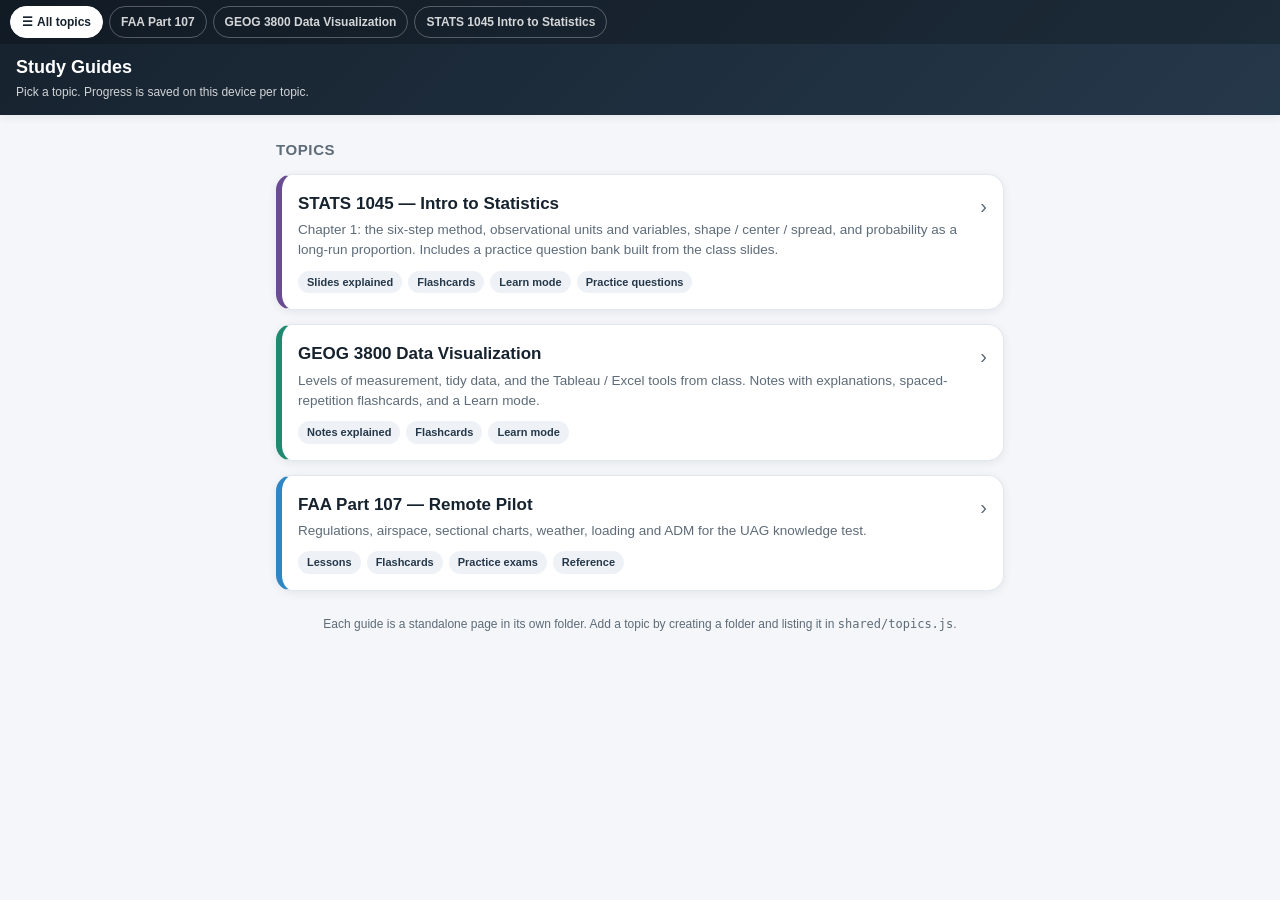
<file: index.html>
<!DOCTYPE html>
<html lang="en">
<head>
<meta charset="UTF-8">
<meta name="viewport" content="width=device-width, initial-scale=1.0, viewport-fit=cover">
<meta name="apple-mobile-web-app-capable" content="yes">
<meta name="apple-mobile-web-app-status-bar-style" content="black-translucent">
<meta name="apple-mobile-web-app-title" content="Study Guides">
<meta name="theme-color" content="#16222e">
<title>Study Guides</title>
<link rel="stylesheet" href="shared/topics.css">
<style>
:root{
  --navy:#16222e; --navy2:#25384a; --accent:#f4a72f;
  --bg:#f4f6f9; --card:#fff; --ink:#16222e; --muted:#5d6b78; --line:#e2e8f0;
  --shadow:0 2px 10px rgba(16,34,46,.07);
  color-scheme:light;
}
*{box-sizing:border-box;-webkit-tap-highlight-color:transparent;}
html,body{margin:0;padding:0;background:var(--bg);color:var(--ink);
  font-family:-apple-system,BlinkMacSystemFont,"Segoe UI",Roboto,Helvetica,Arial,sans-serif;line-height:1.5;}
header{position:sticky;top:0;z-index:40;background:linear-gradient(135deg,var(--navy),var(--navy2));
  color:#fff;padding:calc(env(safe-area-inset-top) + 12px) 16px 14px;box-shadow:var(--shadow);}
header h1{font-size:18px;margin:0;font-weight:700;}
header .sub{font-size:12px;opacity:.8;margin-top:2px;}
main{padding:16px 16px 40px;max-width:760px;margin:0 auto;}
h2{font-size:15px;color:var(--muted);text-transform:uppercase;letter-spacing:.6px;margin:8px 0 12px;}
a.topic{display:block;text-decoration:none;color:inherit;background:var(--card);border:1px solid var(--line);
  border-radius:16px;padding:16px;box-shadow:var(--shadow);margin-bottom:14px;position:relative;
  transition:transform .12s;border-left:6px solid var(--c,var(--accent));}
a.topic:active{transform:scale(.985);}
a.topic .t{font-weight:800;font-size:17px;}
a.topic .d{color:var(--muted);font-size:13.5px;margin-top:4px;}
a.topic .chips{display:flex;flex-wrap:wrap;gap:6px;margin-top:10px;}
a.topic .chip{font-size:11px;font-weight:700;background:#eef2f7;color:var(--navy2);border-radius:99px;padding:3px 9px;}
a.topic .arrow{position:absolute;right:16px;top:16px;color:var(--muted);font-size:20px;}
.resume{background:#fff6e6;border:1px solid #f3d89a;border-radius:12px;padding:12px 14px;margin-bottom:16px;font-size:14px;display:none;}
.resume a{color:#9a6a00;font-weight:700;}
.foot{color:var(--muted);font-size:12px;margin-top:24px;text-align:center;}
</style>
</head>
<body>
<header>
  <div class="topicbar" data-active="home" data-root=""></div>
  <h1>Study Guides</h1>
  <div class="sub">Pick a topic. Progress is saved on this device per topic.</div>
</header>
<main>
  <div class="resume" id="resume"></div>
  <h2>Topics</h2>
  <a class="topic" href="stats1045/index.html" style="--c:#6a4c93">
    <div class="t">STATS 1045 — Intro to Statistics</div>
    <div class="d">Chapter 1: the six-step method, observational units and variables, shape / center / spread, and probability as a long-run proportion. Includes a practice question bank built from the class slides.</div>
    <div class="chips"><span class="chip">Slides explained</span><span class="chip">Flashcards</span><span class="chip">Learn mode</span><span class="chip">Practice questions</span></div>
    <span class="arrow">›</span>
  </a>
  <a class="topic" href="geog3800/index.html" style="--c:#1f8a70">
    <div class="t">GEOG 3800 Data Visualization</div>
    <div class="d">Levels of measurement, tidy data, and the Tableau / Excel tools from class. Notes with explanations, spaced-repetition flashcards, and a Learn mode.</div>
    <div class="chips"><span class="chip">Notes explained</span><span class="chip">Flashcards</span><span class="chip">Learn mode</span></div>
    <span class="arrow">›</span>
  </a>
  <a class="topic" href="part107/index.html" style="--c:#2f86c5">
    <div class="t">FAA Part 107 — Remote Pilot</div>
    <div class="d">Regulations, airspace, sectional charts, weather, loading and ADM for the UAG knowledge test.</div>
    <div class="chips"><span class="chip">Lessons</span><span class="chip">Flashcards</span><span class="chip">Practice exams</span><span class="chip">Reference</span></div>
    <span class="arrow">›</span>
  </a>
  <p class="foot">Each guide is a standalone page in its own folder. Add a topic by creating a folder and listing it in <code>shared/topics.js</code>.</p>
</main>
<script src="shared/topics.js"></script>
<script>
(function(){
  try{
    var last=localStorage.getItem('studyhub.lastTopic');
    var t=(window.STUDY_TOPICS||[]).filter(function(x){return x.id===last;})[0];
    if(t){var r=document.getElementById('resume');r.style.display='block';
      r.innerHTML='Continue where you left off: <a href="'+t.href+'">'+t.label+' →</a>';}
  }catch(e){}
})();
</script>
</body>
</html>
</file>
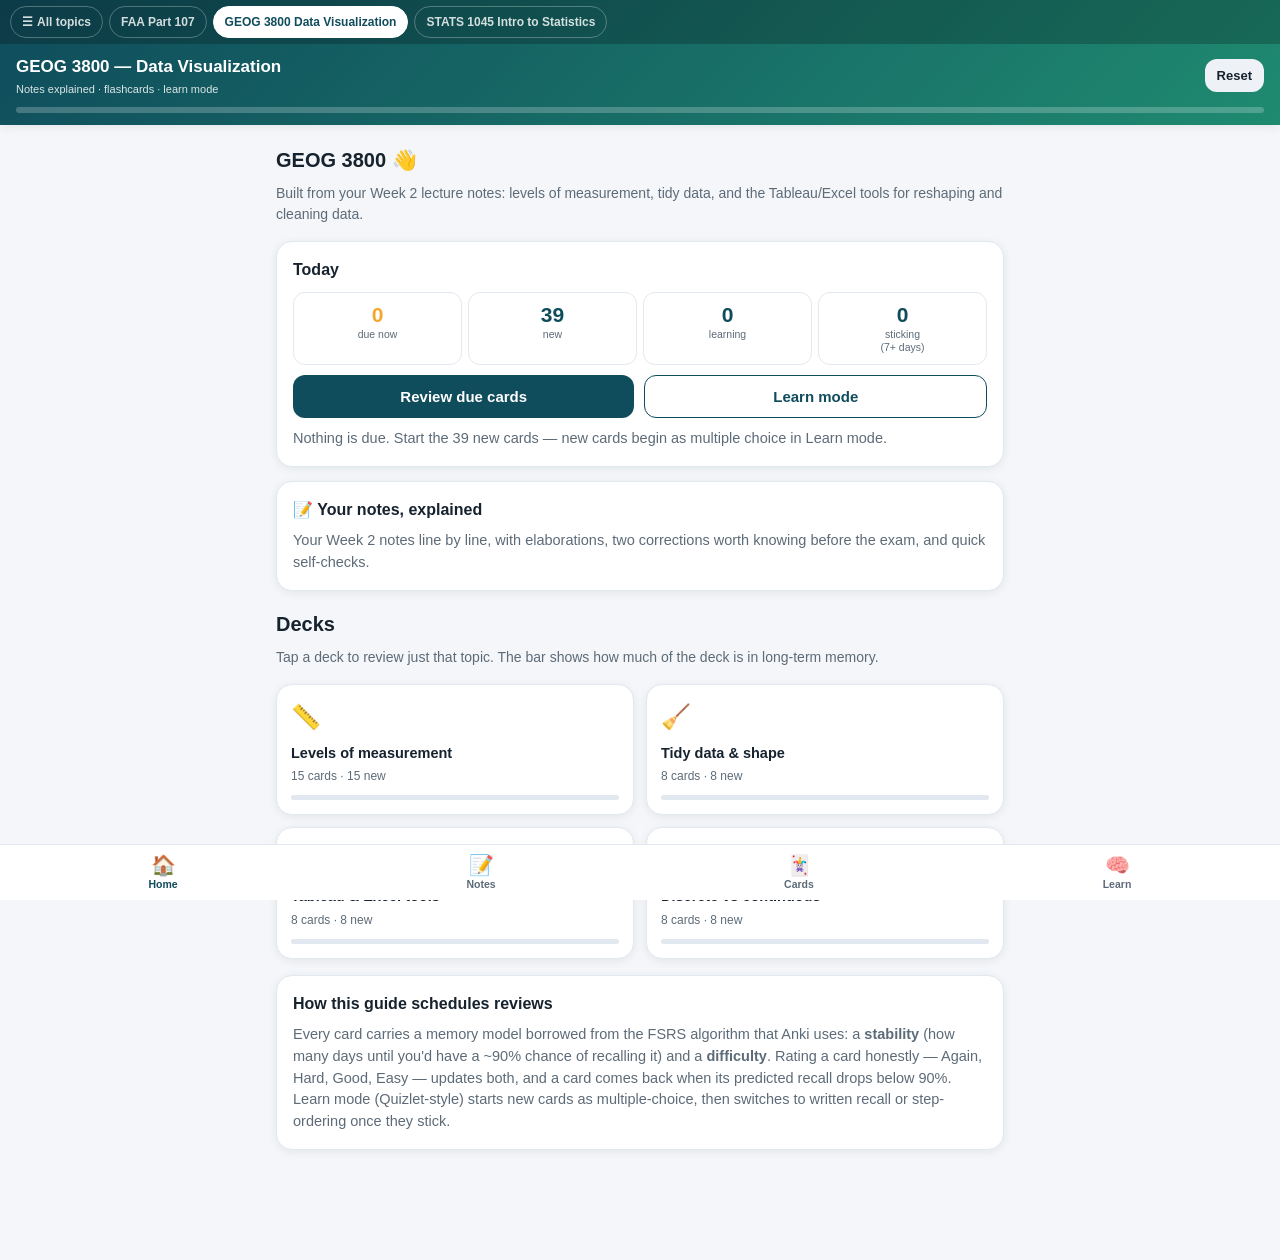
<file: geog3800/index.html>
<!DOCTYPE html>
<html lang="en">
<head>
<meta charset="UTF-8">
<meta name="viewport" content="width=device-width, initial-scale=1.0, maximum-scale=1.0, user-scalable=no, viewport-fit=cover">
<meta name="apple-mobile-web-app-capable" content="yes">
<meta name="apple-mobile-web-app-status-bar-style" content="black-translucent">
<meta name="apple-mobile-web-app-title" content="GEOG 3800">
<meta name="theme-color" content="#0f4c5c">
<title>GEOG 3800 Data Visualization — Study Guide</title>
<link rel="stylesheet" href="../shared/topics.css">
<style>
:root{
  --navy:#0f4c5c; --navy2:#1f8a70; --sky:#2a9d8f; --accent:#f4a72f;
  --bg:#f4f6f9; --card:#fff; --ink:#16222e; --muted:#5d6b78;
  --line:#e2e8f0; --good:#1f9d57; --bad:#d6453d; --warn:#b26a00;
  --tblue:#4e79a7; --tgreen:#59a14f;
  --shadow:0 2px 10px rgba(16,34,46,.07);
  color-scheme:light;
}
*{box-sizing:border-box;-webkit-tap-highlight-color:transparent;}
html,body{margin:0;padding:0;background:var(--bg);color:var(--ink);
  font-family:-apple-system,BlinkMacSystemFont,"Segoe UI",Roboto,Helvetica,Arial,sans-serif;
  -webkit-text-size-adjust:100%;line-height:1.5;}
a{color:var(--sky);}
header{position:sticky;top:0;z-index:40;background:linear-gradient(135deg,var(--navy),var(--navy2));
  color:#fff;padding:calc(env(safe-area-inset-top) + 12px) 16px 12px;box-shadow:var(--shadow);}
header .row{display:flex;align-items:center;justify-content:space-between;gap:10px;}
header h1{font-size:17px;margin:0;font-weight:700;}
header .sub{font-size:11px;opacity:.85;margin-top:1px;}
.progbar{height:6px;background:rgba(255,255,255,.22);border-radius:99px;margin-top:10px;overflow:hidden;}
.progbar>i{display:block;height:100%;background:var(--accent);width:0;transition:width .4s;}
main{padding:16px 16px 96px;max-width:760px;margin:0 auto;}
.view{display:none;animation:fade .25s ease;}
.view.active{display:block;}
@keyframes fade{from{opacity:0;transform:translateY(6px);}to{opacity:1;transform:none;}}
h2.sec{font-size:20px;margin:4px 0 12px;}
.lead{color:var(--muted);font-size:14px;margin:-4px 0 16px;}
.card{background:var(--card);border:1px solid var(--line);border-radius:16px;padding:16px;box-shadow:var(--shadow);margin-bottom:14px;}
.card h3{margin:0 0 8px;font-size:16px;}
.card p{margin:8px 0;font-size:14.5px;}
.muted{color:var(--muted);font-size:13px;}
.center{text-align:center;}
.btn{display:inline-flex;align-items:center;justify-content:center;gap:6px;background:var(--navy);color:#fff;border:none;
  border-radius:12px;padding:12px 16px;font-size:15px;font-weight:600;cursor:pointer;width:100%;}
.btn.alt{background:#fff;color:var(--navy);border:1.5px solid var(--navy);}
.btn.ghost{background:#eef2f7;color:var(--ink);}
.btn.sm{padding:9px 12px;font-size:13px;width:auto;}
.btn:disabled{opacity:.5;}
.btn:active{filter:brightness(.95);}
.btnrow{display:flex;gap:10px;}
.pills{display:flex;flex-wrap:wrap;gap:8px;margin-bottom:14px;}
.pill{padding:8px 13px;border-radius:99px;background:#fff;border:1px solid var(--line);font-size:13px;font-weight:600;cursor:pointer;white-space:nowrap;}
.pill.on{background:var(--navy);color:#fff;border-color:var(--navy);}
.pills.scroll{flex-wrap:nowrap;overflow-x:auto;-webkit-overflow-scrolling:touch;scrollbar-width:none;margin:0 -16px 10px;padding:0 16px;}
.pills.scroll::-webkit-scrollbar{display:none;}
.tiles{display:grid;grid-template-columns:1fr 1fr;gap:12px;}
.tile{background:var(--card);border:1px solid var(--line);border-radius:16px;padding:14px;box-shadow:var(--shadow);cursor:pointer;transition:transform .12s;}
.tile:active{transform:scale(.97);}
.tile .ic{font-size:24px;}
.tile .t{font-weight:700;margin-top:8px;font-size:14.5px;}
.tile .d{color:var(--muted);font-size:12px;margin-top:3px;}
.tile .meter{height:5px;border-radius:99px;background:var(--line);margin-top:10px;overflow:hidden;}
.tile .meter>i{display:block;height:100%;background:var(--good);width:0;}
.stats{display:grid;grid-template-columns:repeat(4,1fr);gap:6px;margin:10px 0;}
.stat{background:#fff;border:1px solid var(--line);border-radius:12px;padding:10px 4px;text-align:center;font-size:10.5px;color:var(--muted);line-height:1.25;}
.stat b{display:block;font-size:21px;color:var(--navy);line-height:1.1;margin-bottom:2px;}
.stat.due b{color:var(--accent);}
/* Notes */
.lect{margin-bottom:22px;}
.lect h3{color:var(--navy);border-left:4px solid var(--accent);padding-left:10px;margin:18px 0 10px;font-size:16px;}
.note{background:#fffdf5;border:1px solid #efe4c2;border-left:4px solid #e2cf8a;border-radius:10px;padding:10px 12px;margin:8px 0;font-size:14.5px;white-space:pre-line;}
.note .lab{display:block;font-size:10px;font-weight:800;letter-spacing:.6px;text-transform:uppercase;color:#9a6a00;margin-bottom:3px;}
.ann{border-radius:10px;padding:10px 12px;margin:6px 0 12px 14px;font-size:14px;border:1px solid var(--line);background:#fff;}
.ann .lab{display:block;font-size:10px;font-weight:800;letter-spacing:.6px;text-transform:uppercase;margin-bottom:3px;}
.ann.x{background:#eef7f5;border-color:#bfe0d8;}.ann.x .lab{color:var(--navy2);}
.ann.c{background:#fdeeed;border-color:#f3c2be;}.ann.c .lab{color:var(--bad);}
.ann.t{background:#eaf3fb;border-color:#c5ddf3;}.ann.t .lab{color:#2f6fd6;}
.ann.e{background:#f3f7f3;border:1px dashed #b8d6b8;}.ann.e .lab{color:var(--good);}
.ann ul,.ann ol{margin:6px 0;padding-left:18px;}
.ann li{margin:3px 0;}
.ann .rev{margin-top:8px;font-size:12.5px;color:var(--sky);font-weight:700;cursor:pointer;}
.ann .hid{display:none;margin-top:8px;color:#1c5e36;font-weight:600;}
.ann.show .hid{display:block;}
body.notesonly .ann{display:none;}
table.ref{width:100%;border-collapse:collapse;font-size:12.5px;margin:8px 0;}
table.ref th,table.ref td{border:1px solid var(--line);padding:6px 7px;text-align:left;vertical-align:top;}
table.ref th{background:#f2f5f8;}
.pillblue,.pillgreen{display:inline-block;color:#fff;border-radius:99px;padding:1px 9px;font-size:12px;font-weight:700;}
.pillblue{background:var(--tblue);}.pillgreen{background:var(--tgreen);}
.kbd{background:#eef2f7;border-radius:6px;padding:1px 6px;font-size:12px;font-family:ui-monospace,Menlo,monospace;}
.toggle{display:flex;align-items:center;gap:8px;font-size:13px;font-weight:600;color:var(--muted);margin:-6px 0 12px;}
.toggle input{width:18px;height:18px;accent-color:var(--navy);}
/* Flashcards */
.box-info{display:flex;justify-content:space-between;font-size:12.5px;color:var(--muted);margin-bottom:8px;}
.fcwrap{perspective:1200px;}
.flashcard{position:relative;min-height:250px;transition:transform .45s;transform-style:preserve-3d;cursor:pointer;}
.flashcard.flip{transform:rotateY(180deg);}
.fc-face{position:absolute;inset:0;backface-visibility:hidden;-webkit-backface-visibility:hidden;background:var(--card);border:1px solid var(--line);
  border-radius:18px;padding:22px 18px 30px;box-shadow:var(--shadow);display:flex;flex-direction:column;justify-content:center;align-items:center;text-align:center;overflow:auto;}
.fc-back{transform:rotateY(180deg);background:#f4fbf9;}
.fc-tag{position:absolute;top:12px;left:14px;font-size:10.5px;font-weight:800;letter-spacing:.5px;text-transform:uppercase;color:var(--sky);}
.fc-hint{position:absolute;bottom:10px;font-size:11px;color:var(--muted);}
.fc-face .q{font-size:18px;font-weight:700;line-height:1.35;}
.fc-face .a{font-size:15.5px;font-weight:600;line-height:1.4;text-align:left;width:100%;}
.fc-face .a ol{margin:4px 0;padding-left:20px;}
.fc-face .a li{margin:4px 0;}
.fc-face .why{margin-top:10px;font-size:13px;font-weight:500;color:#1c5e36;background:#e8f5e9;border-radius:10px;padding:8px 10px;text-align:left;width:100%;}
.fc-face .why b{color:var(--good);}
.rate{display:grid;grid-template-columns:repeat(4,1fr);gap:8px;margin-top:14px;}
.rate button{border:none;border-radius:12px;padding:10px 4px;color:#fff;font-weight:700;font-size:13.5px;cursor:pointer;line-height:1.2;}
.rate button small{display:block;font-weight:600;font-size:10.5px;opacity:.85;}
.rate .r1{background:var(--bad);}.rate .r2{background:#e08a00;}.rate .r3{background:var(--good);}.rate .r4{background:#2f6fd6;}
.rate.hidden{visibility:hidden;}
.done{background:#fff;border:1px solid var(--line);border-radius:16px;padding:22px 16px;text-align:center;}
.done .big{font-size:40px;}
/* Learn */
.lq{background:#fff;border:1px solid var(--line);border-radius:16px;padding:16px;box-shadow:var(--shadow);}
.lq .eyebrow{font-size:10.5px;font-weight:800;letter-spacing:.6px;text-transform:uppercase;color:var(--sky);}
.lq .prompt{font-size:17px;font-weight:700;margin:6px 0 12px;line-height:1.35;}
.opts{display:flex;flex-direction:column;gap:8px;}
.opt{text-align:left;background:#fff;border:1.5px solid var(--line);border-radius:12px;padding:11px 12px;font-size:14px;cursor:pointer;line-height:1.35;}
.opt:active{background:#f6f8fa;}
.opt.ok{border-color:var(--good);background:#e8f5e9;}
.opt.no{border-color:var(--bad);background:#fdeeed;}
.opt.dim{opacity:.55;}
.steps .opt{display:flex;gap:10px;align-items:flex-start;}
.steps .opt .n{flex:0 0 22px;height:22px;border-radius:50%;background:#eef2f7;color:var(--navy);font-size:12px;font-weight:800;display:flex;align-items:center;justify-content:center;}
.steps .opt.ok .n{background:var(--good);color:#fff;}
.steps .opt.shake{animation:shake .3s;}
@keyframes shake{0%,100%{transform:translateX(0)}25%{transform:translateX(-5px)}75%{transform:translateX(5px)}}
textarea.write{width:100%;min-height:90px;border:1.5px solid var(--line);border-radius:12px;padding:10px;font-size:15px;font-family:inherit;resize:vertical;}
.feedback{margin-top:12px;border-radius:12px;padding:12px;font-size:14px;}
.feedback.ok{background:#e8f5e9;border:1px solid #b8d6b8;}
.feedback.no{background:#fdeeed;border:1px solid #f3c2be;}
.feedback .lab{font-size:10.5px;font-weight:800;letter-spacing:.5px;text-transform:uppercase;display:block;margin-bottom:4px;}
.feedback .ans{font-weight:600;}
.feedback .ans ol{margin:4px 0;padding-left:20px;}
.feedback .why{margin-top:8px;color:#1c5e36;font-size:13.5px;}
.lprog{height:5px;background:var(--line);border-radius:99px;overflow:hidden;margin:0 0 12px;}
.lprog>i{display:block;height:100%;background:var(--navy2);width:0;transition:width .3s;}
nav.tabs{position:fixed;bottom:0;left:0;right:0;z-index:50;background:#fff;border-top:1px solid var(--line);
  display:flex;justify-content:space-around;padding:6px 4px calc(env(safe-area-inset-bottom) + 6px);}
nav.tabs button{flex:1;background:none;border:none;color:var(--muted);font-size:10.5px;font-weight:600;display:flex;flex-direction:column;align-items:center;gap:3px;cursor:pointer;padding:4px 2px;}
nav.tabs button .ic{font-size:20px;line-height:1;}
nav.tabs button.on{color:var(--navy);}
.badge{display:inline-block;min-width:18px;padding:1px 6px;border-radius:99px;background:var(--accent);color:#16222e;font-size:10px;font-weight:800;margin-left:4px;vertical-align:middle;}
.key{background:#fff6e6;border:1px solid #f3d89a;border-radius:12px;padding:12px;margin:12px 0;font-size:14px;}
.key b{color:#9a6a00;}
</style>
</head>
<body>
<header>
  <div class="topicbar" data-active="geog3800" data-root="../"></div>
  <div class="row">
    <div>
      <h1>GEOG 3800 — Data Visualization</h1>
      <div class="sub" id="subline">Notes explained · flashcards · learn mode</div>
    </div>
    <button class="btn sm ghost" id="resetBtn" style="width:auto">Reset</button>
  </div>
  <div class="progbar"><i id="overallProg"></i></div>
</header>

<main>
  <!-- HOME -->
  <section class="view active" id="view-home">
    <h2 class="sec">GEOG 3800 👋</h2>
    <p class="lead">Built from your Week 2 lecture notes: levels of measurement, tidy data, and the Tableau/Excel tools for reshaping and cleaning data.</p>
    <div class="card">
      <h3>Today</h3>
      <div class="stats" id="homeStats"></div>
      <div class="btnrow" style="margin-top:6px">
        <button class="btn" onclick="startCards('all','due')">Review due cards</button>
        <button class="btn alt" onclick="go('learn')">Learn mode</button>
      </div>
      <p class="muted" id="homeHint" style="margin:10px 0 0"></p>
    </div>
    <div class="card" style="cursor:pointer" onclick="go('notes')">
      <h3>📝 Your notes, explained</h3>
      <p class="muted" style="margin:4px 0 0">Your Week 2 notes line by line, with elaborations, two corrections worth knowing before the exam, and quick self-checks.</p>
    </div>
    <h2 class="sec" style="margin-top:18px">Decks</h2>
    <p class="lead">Tap a deck to review just that topic. The bar shows how much of the deck is in long-term memory.</p>
    <div class="tiles" id="deckTiles"></div>
    <div class="card" style="margin-top:16px">
      <h3>How this guide schedules reviews</h3>
      <p class="muted" style="margin:4px 0 0">Every card carries a memory model borrowed from the FSRS algorithm that Anki uses: a <b>stability</b> (how many days until you'd have a ~90% chance of recalling it) and a <b>difficulty</b>. Rating a card honestly — Again, Hard, Good, Easy — updates both, and a card comes back when its predicted recall drops below 90%. Learn mode (Quizlet-style) starts new cards as multiple-choice, then switches to written recall or step-ordering once they stick.</p>
    </div>
  </section>

  <!-- NOTES -->
  <section class="view" id="view-notes">
    <h2 class="sec">Your notes, explained</h2>
    <p class="lead">Yellow blocks are your notes. Below each one: <b>Explain</b> expands the concept, <b>Check this</b> flags something to fix in your notes, <b>Tool tip</b> is software-specific, and <b>Try it</b> is a quick self-test.</p>
    <label class="toggle"><input type="checkbox" id="notesOnly"> Show notes only (hide explanations)</label>
    <div id="notesBody"></div>
    <div class="btnrow" style="margin-top:8px">
      <button class="btn" onclick="startCards('all','due')">Drill these as flashcards →</button>
    </div>
  </section>

  <!-- FLASHCARDS -->
  <section class="view" id="view-cards">
    <h2 class="sec">Flashcards</h2>
    <p class="lead">Say the answer out loud or in your head <i>before</i> flipping, then rate honestly. Your rating decides when the card returns.</p>
    <div class="pills scroll" id="cardPills"></div>
    <div class="pills" id="modePills"></div>
    <div class="box-info"><span id="deckLabel"></span><span id="deckCount"></span></div>
    <div id="cardStage"></div>
  </section>

  <!-- LEARN -->
  <section class="view" id="view-learn">
    <h2 class="sec">Learn mode</h2>
    <p class="lead">Adaptive practice from the same cards: new material shows up as multiple choice, software procedures as “put the steps in order”, and cards you already know as written recall.</p>
    <div class="pills scroll" id="learnPills"></div>
    <div id="learnStage"></div>
  </section>
</main>

<nav class="tabs">
  <button data-go="home" class="on"><span class="ic">🏠</span>Home</button>
  <button data-go="notes"><span class="ic">📝</span>Notes</button>
  <button data-go="cards"><span class="ic">🃏</span><span>Cards<span class="badge" id="dueBadge" style="display:none"></span></span></button>
  <button data-go="learn"><span class="ic">🧠</span>Learn</button>
</nav>

<script>
/* ============================================================
   PERSISTENCE
============================================================ */
const STORE='geog3800v1';
let state=JSON.parse(localStorage.getItem(STORE)||'{}');
state.cards=state.cards||{};   // id -> {s,d,last,due,reps,lapses}
state.notesOnly=!!state.notesOnly;
function save(){localStorage.setItem(STORE,JSON.stringify(state));renderProgress();}

/* ============================================================
   NAVIGATION
============================================================ */
function go(v){
  document.querySelectorAll('.view').forEach(x=>x.classList.remove('active'));
  document.getElementById('view-'+v).classList.add('active');
  document.querySelectorAll('nav.tabs button').forEach(b=>b.classList.toggle('on',b.dataset.go===v));
  window.scrollTo(0,0);
  if(v==='home')renderHome();
  if(v==='cards'&&!session)renderCardStart();
  if(v==='learn'&&!learn)renderLearnStart();
}
document.querySelectorAll('nav.tabs button').forEach(b=>b.onclick=()=>go(b.dataset.go));
document.getElementById('resetBtn').onclick=()=>{
  if(confirm('Reset all GEOG 3800 progress (card scheduling)?')){
    state={cards:{},notesOnly:state.notesOnly};session=null;learn=null;save();renderAll();go('home');
  }
};

/* ============================================================
   CONTENT: DECKS
============================================================ */
const DECKS=[
 {id:'noir',icon:'📏',title:'Levels of measurement',blurb:'Nominal · Ordinal · Interval · Ratio'},
 {id:'tidy',icon:'🧹',title:'Tidy data & shape',blurb:'Tall vs wide, splitting fields'},
 {id:'tools',icon:'🛠️',title:'Tableau & Excel tools',blurb:'Data Interpreter, Pivot, Split'},
 {id:'disc',icon:'🔵',title:'Discrete vs continuous',blurb:'Blue pills, green pills'},
];

/* ============================================================
   CONTENT: NOTES + ANNOTATIONS
   n = your note (verbatim)   x = explain   c = check this (correction)
   t = tool tip   e = try it (self-check with hidden answer)
============================================================ */
const NOTES=[
{title:'Lecture 1 — Different types of data',items:[
 {n:`Nominal scale data
1. Quantitative/ categorical
2. Names, colors, Labels, gender, etc.
3. Order does not matter.`},
 {c:`Your note says <b>quantitative</b> — nominal data is the opposite: <b>qualitative</b> (categorical). It names things; it doesn't measure amounts. Even when nominal data is written with digits (ZIP codes, jersey numbers, county FIPS codes) the numbers are just labels — you can't add or average them. Suggested edit: "Qualitative / categorical".`},
 {x:`<b>Nominal</b> comes from the Latin <i>nomen</i>, "name." The only things you can legitimately do with nominal data are <b>count</b> how many fall in each category and report the <b>mode</b> (most common category). No median (there's no order to find a middle of) and no mean.<br>Geography examples: land-use class (residential / commercial / forest), state name, soil type, dominant crop, yes/no flags.<br><b>Visualization:</b> encode nominal categories with <b>hue</b> (a qualitative palette) or <b>shape</b>. A bar chart of counts per category is fine; a line chart connecting categories is wrong because there's no order to follow.`},
 {n:`Ordinal Scale Data
1. Ranking/ placement. E.g 1st, 2nd ,3rd. We just know one is better, its not measurable though.
2. The order matters
3. Differences cannot be measured`},
 {x:`<b>Ordinal</b> = order. You know that 1st &gt; 2nd &gt; 3rd, but the <i>gap</i> between 1st and 2nd may be nothing like the gap between 2nd and 3rd. That's why "differences cannot be measured": subtraction doesn't mean anything.<br>Legit statistics: <b>median</b>, percentiles, min/max. Averaging ordinal codes (e.g., a mean Likert score of 3.4) is common but technically shaky.<br>Geography examples: hurricane category 1–5, soil drainage class (poorly → well drained), road hierarchy (local → collector → arterial), survey answers (strongly disagree → strongly agree), "low / medium / high" risk.<br><b>Visualization:</b> use an <b>ordered</b> encoding — a sequential (light→dark) color ramp or ordered size steps — so the viewer sees the ranking. A rainbow palette on ordinal data hides the order.`},
 {n:`Interval Scale Data
1. The order matters
2. Differences can be measured (except ratios)
3. No true "0" starting point`},
 {x:`<b>Interval</b> adds equal, measurable spacing: the difference between 10° and 20° is the same amount of heat as between 20° and 30°. What it lacks is a <b>true zero</b> — 0°C doesn't mean "no temperature," it's just where water freezes. Because zero is arbitrary, <b>ratios are meaningless</b>: 20°C is <i>not</i> twice as hot as 10°C (convert to °F — 68 vs 50 — and the "ratio" changes).<br>Legit statistics: everything ordinal allows plus <b>mean</b> and standard deviation; you can add and subtract but not multiply or divide values.<br>Examples: temperature in °C/°F, calendar years and dates (year 0 is arbitrary), pH, elevation relative to a datum such as sea level, standardized test scores.`},
 {t:`<b>Chart choice:</b> bar length says "this much from zero." For interval data that message is false, so prefer <b>dot plots or line charts</b> (position) over bars for things like temperature. If you must use bars for °C, expect the exam to call it misleading.`},
 {n:`Ratio Scale Data
1. The order Matters
2. Differences are measurable (including ratios)
3. Contains "0" starting point`},
 {x:`<b>Ratio</b> is the top of the ladder: order + equal intervals + a <b>true zero</b> that means "none of it." Now ratios are valid: 40 mm of rain <i>is</i> twice 20 mm; a county with 0 people has no population.<br>Legit statistics: everything, including geometric mean and coefficient of variation.<br>Examples: rainfall (mm), population, distance, area, elevation <i>above ground</i>, income, counts of anything, temperature in <b>Kelvin</b> (0 K = no thermal energy).<br><b>Same thing, different level:</b> temperature is interval in °C but ratio in Kelvin. The <i>scale</i> you measure with decides the level, not the phenomenon.`},
 {x:`<b>Memory hook — NOIR</b> (French for "black"): <b>N</b>ominal → <b>O</b>rdinal → <b>I</b>nterval → <b>R</b>atio. Each step keeps everything below it and adds one property:
<table class="ref"><tr><th>Level</th><th>Named</th><th>Ordered</th><th>Equal gaps</th><th>True zero</th><th>Best stat</th></tr>
<tr><td>Nominal</td><td>✓</td><td></td><td></td><td></td><td>mode</td></tr>
<tr><td>Ordinal</td><td>✓</td><td>✓</td><td></td><td></td><td>median</td></tr>
<tr><td>Interval</td><td>✓</td><td>✓</td><td>✓</td><td></td><td>mean</td></tr>
<tr><td>Ratio</td><td>✓</td><td>✓</td><td>✓</td><td>✓</td><td>mean, ratios</td></tr></table>
<b>Why a visualization class cares:</b> the level tells you which visual channels are honest. Nominal → hue/shape; ordinal → ordered lightness or size; interval/ratio → position on an axis and length. It also predicts how Tableau will treat the field: nominal/ordinal usually land as <span class="pillblue">discrete dimensions</span>, interval/ratio as <span class="pillgreen">continuous measures</span>.`},
 {e:`<b>Classify each:</b> (a) ZIP code, (b) hurricane category, (c) year a building was built, (d) annual rainfall in mm, (e) survey answer "somewhat satisfied", (f) number of drone flights last month.`,
  ans:`(a) nominal — digits used as labels · (b) ordinal — ranked, unequal gaps · (c) interval — year 0 is arbitrary, "twice as old" doesn't come from dividing years · (d) ratio — true zero · (e) ordinal · (f) ratio — counts have a true zero (0 flights) even though they are whole numbers.`},
]},
{title:'Lecture video 2 — Requirements for "Tidy data"',items:[
 {n:`1. Each column or field of data represents a single variable.
2. Each row needs to represent a unique observation
3. Data set needs to be complete or at least all the cells are accounted for.`},
 {x:`These come from Hadley Wickham's 2014 paper <i>Tidy Data</i>, which is the reason Tableau, R, and Python tools all expect the same shape.<br><b>Rule 1 — one variable per column:</b> a column called "Columbus, OH" or "Jan 2024 sales" is hiding two variables. Month names as column headers are the classic violation — the variable <i>Month</i> is smeared across many columns instead of living in one.<br><b>Rule 2 — one observation per row:</b> every row is one "thing measured once" (one station on one day; one county in one year). If a row is really a total, a subtotal, or a note, it isn't an observation.<br><b>Rule 3 — complete / accounted for:</b> missing values should be <i>explicitly</i> blank or "NA" in a real cell, not implied by a merged cell, a skipped row, or a footnote. Tableau reads merged cells as one value plus a run of nulls, which silently breaks aggregation.<br>(Wickham's own third rule is "each type of observational unit forms its own table" — e.g., keep stations in one table and readings in another and join them.)`},
 {n:`Another way to think about prepping data is to think about "tall data" is good and "wide data" is bad. Which means that there should be less fields than rows.`},
 {x:`<b>Wide</b> spreads one variable across many columns. <b>Tall</b> (also called <i>long</i>) stacks it into one column plus a value column. Example, rainfall by city:
<table class="ref"><tr><th colspan="4">Wide (3 rows × 4 columns)</th></tr><tr><th>City</th><th>Jan</th><th>Feb</th><th>Mar</th></tr><tr><td>Columbus</td><td>70</td><td>60</td><td>78</td></tr><tr><td>Toledo</td><td>52</td><td>50</td><td>64</td></tr><tr><td>Dayton</td><td>66</td><td>58</td><td>77</td></tr></table>
<table class="ref"><tr><th colspan="3">Tall (9 rows × 3 columns)</th></tr><tr><th>City</th><th>Month</th><th>Rainfall</th></tr><tr><td>Columbus</td><td>Jan</td><td>70</td></tr><tr><td>Columbus</td><td>Feb</td><td>60</td></tr><tr><td>Columbus</td><td>Mar</td><td>78</td></tr><tr><td colspan="3" style="text-align:center;color:var(--muted)">… one row per city-month …</td></tr></table>
Same information, but now <i>Month</i> is a field you can drop on the Columns shelf, filter, sort, or color by. "Fewer fields than rows" is the quick smell test: 50 cities × 12 months should be 600 rows × 3 columns, not 50 rows × 13 columns.`},
 {n:`A way to get wide data into tall data is to use the "pivot" function in tableau.
Machines read tables better with tall tables.
An example of swathing from wide to tall data could be creating a column for dates rather than a column for each date.`},
 {x:`"Machines read tall tables better" because software treats a <b>column</b> as a variable. In wide data the variable <i>Month</i> doesn't exist as a column, so Tableau can't aggregate across months, can't put them on one axis, and would need a separate calculation per column. After pivoting, one drag of <i>Month</i> to Columns and <i>Rainfall</i> to Rows makes the chart.<br><b>Naming trap:</b> Tableau's <b>Pivot</b> reshapes wide → tall (Power Query calls the same thing <b>Unpivot</b>). Excel's <b>PivotTable</b> does roughly the <i>reverse</i> — it summarizes tall data into a wide crosstab. Same word, opposite direction.`},
 {n:`Columns containing multiple descriptors need to be split. In excel the tool is called "Text to columns" found in the data tools section. In Tableau, the command is named "split" or something obvious.`},
 {t:`<b>Excel:</b> select the column → <span class="kbd">Data</span> tab → <span class="kbd">Data Tools</span> group → <span class="kbd">Text to Columns</span>. The wizard asks <i>Delimited</i> (split on comma, space, tab, or a custom character) or <i>Fixed width</i>, then lets you set each new column's format and destination.<br><b>Tableau:</b> on the Data Source page (or in the Data pane) click the field's dropdown ▾ → <span class="kbd">Split</span> (Tableau auto-detects the separator) or <span class="kbd">Custom Split</span> (you choose the separator, which side to split from, and how many columns). It creates calculated fields and leaves the original intact.<br>Typical targets: "City, State", "Lat, Long" in one cell, "Last, First", "2024-Q3".`},
 {e:`A column holds values like <b>"Franklin County, OH"</b>. Which tidy rule is broken, and what would the Tableau and Excel fixes be called?`,
  ans:`Rule 1 (one variable per column — county and state are two variables). Tableau: Split / Custom Split on ", ". Excel: Data ▸ Text to Columns ▸ Delimited ▸ comma.`},
]},
{title:'Lecture video 3 — Data Interpreter',items:[
 {n:`Data interpreter in Tableau cleans data from Excell that may be messy.
When you use the Data interpreter, Tableau generates a report in red and green of what it did in the spreadsheet.`},
 {x:`Real-world spreadsheets are built for humans: a title in row 1, a blank row, a two-row merged header, notes at the bottom, maybe two little tables side by side. Tableau expects the first row to be headers and everything below to be data. The <b>Data Interpreter</b> scans the sheet, guesses where the real table starts and ends, drops titles/notes/footers/blank rows, flattens stacked headers, and can detect sub-tables so you can pick one.`},
 {t:`<b>Where:</b> Data Source page → under the list of sheets on the left → check <span class="kbd">Use Data Interpreter</span> (Tableau shows the option when it thinks the sheet is messy). <b>Verify:</b> click <span class="kbd">Review the results…</span> — Tableau writes an Excel workbook that color-codes the original sheet, showing which cells it treated as headers, which as data, and which it discarded. Always open it: the interpreter is a good guess, not a guarantee, and dropping a data row silently is worse than a messy header.`},
]},
{title:'Lecture 4 video — Pivoting in Tableau',items:[
 {n:`Pivoting data in Tableau helps bring the data into a tall chart rather than a wide one.
To pivot the data you select the data you want cleaned up and hit the drop down menu and select pivot. You may need to change column names.`},
 {t:`<b>Step by step (Data Source page):</b>
<ol><li>Connect to the Excel / CSV / Google Sheet and drag the sheet onto the canvas.</li><li>In the preview grid, click the first column header you want to fold (e.g., <i>Jan</i>), then <span class="kbd">Shift</span>-click (range) or <span class="kbd">Ctrl/Cmd</span>-click the others.</li><li>Click the dropdown ▾ on any selected header.</li><li>Choose <span class="kbd">Pivot</span>.</li><li>Tableau replaces the selected columns with two new ones: <b>Pivot Field Names</b> (the old headers) and <b>Pivot Field Values</b> (the cell contents). Double-click each header to rename them to what they really are (e.g., <i>Month</i>, <i>Rainfall</i>).</li></ol>
To undo or extend it later, click ▾ on the pivot field → <i>Remove Pivot</i> or <i>Add Data to Pivot</i>. Pivot is available for Excel, text, Google Sheets and PDF connections; for most databases you'd reshape with Custom SQL or Tableau Prep.`},
 {e:`After pivoting Jan/Feb/Mar columns, what are the two new fields called by default, and what should you rename them to for a rainfall dataset?`,
  ans:`"Pivot Field Names" → Month; "Pivot Field Values" → Rainfall (or whatever the measure is).`},
]},
{title:'Other things to consider — Discrete vs. continuous',items:[
 {n:`Discrete data = Individual, separate values or categories. Can I count these or put them into distinct groups? These are usually headers/ categories. Tableau represents discrete in blue.`},
 {x:`<b>Discrete</b> values are separate and countable — you can list them: Ohio, Michigan, Indiana; 2022, 2023, 2024; small, medium, large. In Tableau a <span class="pillblue">blue</span> field dropped on a shelf creates <b>headers</b> (one label per value), which is why your note says "usually headers/categories." Nominal and ordinal data are always discrete.`},
 {n:`Continuous data = A measurement that can take values along a numerical scale. This data creates a values along an axis. In tableau it is red`},
 {c:`Tableau shows continuous fields in <span class="pillgreen">green</span>, not red. The color pair to memorize is <span class="pillblue">blue = discrete</span> and <span class="pillgreen">green = continuous</span>. (Red in Tableau usually means an error or a broken field reference.)`},
 {x:`<b>Continuous</b> values fall anywhere along a range and the in-between values are meaningful (12.7 mm of rain, 3:42 pm). A green field creates an <b>axis</b> with a scale rather than a list of labels. Interval and ratio measurements are usually continuous.<br><b>Rule of thumb:</b> <span class="pillblue">blue = buckets/headers</span>, <span class="pillgreen">green = axis</span>.<br><b>Two separate ideas:</b> <i>Dimension vs Measure</i> is the field's <b>role</b> (does it categorize, or does it get aggregated with SUM/AVG?). <i>Discrete vs Continuous</i> is how it's <b>drawn</b> (headers or axis). Most dimensions are discrete and most measures are continuous, but you can flip either one: right-click a field → <span class="kbd">Convert to Continuous</span> / <span class="kbd">Convert to Discrete</span>. A date is the classic example: discrete YEAR(Date) gives one header per year; continuous Date gives a timeline axis.`},
 {e:`You drag <i>Sales</i> to Columns and get an axis, but you wanted one header per sales value (say, to build a crosstab). What do you do?`,
  ans:`Right-click the Sales pill → Convert to Discrete (it turns blue and creates headers). Or make bins if you want ranges instead of every value.`},
 {e:`Number of siblings: discrete or continuous? And which NOIR level?`,
  ans:`Discrete (countable whole numbers) — but <b>ratio</b> scale (true zero, 4 is twice 2). The two classifications answer different questions: NOIR is about what math is legal, discrete/continuous is about how the values are spaced. Tableau will default it to a continuous measure, which is fine for an axis.`},
]}
];

/* ============================================================
   CONTENT: FLASHCARDS
   q = prompt · a = answer (string, or array = ordered steps) · why = elaboration
============================================================ */
const CARDS=[
// Levels of measurement
{id:'n1',deck:'noir',q:'What are the four levels (scales) of measurement, lowest to highest?',a:'Nominal → Ordinal → Interval → Ratio (NOIR).',why:'Each level keeps the properties of the one below and adds one: order, then equal measurable gaps, then a true zero. The level decides which charts and statistics are honest.'},
{id:'n2',deck:'noir',q:'Nominal scale data — definition and two examples.',a:'Categories or labels with no inherent order (qualitative). Examples: land-use class, county name, color, gender, ZIP code.',why:'Numbers can still be nominal (ZIP codes, jersey numbers) — you can\'t average them. Your notes say "quantitative"; the correct word is qualitative.'},
{id:'n3',deck:'noir',q:'Which statistics are meaningful for nominal data?',a:'Counts / percentages per category and the mode (most frequent category).',why:'No order means there is no "middle" for a median; no magnitude means no mean.'},
{id:'n4',deck:'noir',q:'Ordinal scale data — what do you know, and what do you NOT know?',a:'You know the order or rank (1st, 2nd, 3rd; low / medium / high). You do NOT know the size of the gaps between ranks.',why:'1st vs 2nd could be a photo finish while 2nd vs 3rd is a mile. Use median and percentiles rather than means.'},
{id:'n5',deck:'noir',q:'Give three geography examples of ordinal data.',a:'Hurricane category (1–5), soil drainage class (poor → excellent), Likert survey answers (strongly disagree → strongly agree), road hierarchy (local / collector / arterial).',why:'Each is ranked but the steps between ranks are not equal amounts of anything.'},
{id:'n6',deck:'noir',q:'Interval scale data — the defining feature and its consequence.',a:'Equal, measurable differences but NO true zero — so ratios are meaningless.',why:'20°C is not "twice as warm" as 10°C, because 0°C is an arbitrary point (water freezing), not "no temperature."'},
{id:'n7',deck:'noir',q:'Classic examples of interval data.',a:'Temperature in °C or °F, calendar years and dates, pH, elevation relative to a datum such as sea level.',why:'Each has an arbitrary zero: year 0, 0°C, sea level.'},
{id:'n8',deck:'noir',q:'Ratio scale data — defining feature and examples.',a:'Order + equal intervals + a true zero (zero = none of the quantity), so ratios are valid. Examples: rainfall in mm, population, distance, area, income, temperature in Kelvin.',why:'"Twice as much" statements are only valid at the ratio level.'},
{id:'n9',deck:'noir',q:'Is temperature interval or ratio?',a:'°C and °F are interval; Kelvin is ratio (0 K = no thermal energy).',why:'Same phenomenon, different scale — the scale you measure with decides the level, not the thing measured.'},
{id:'n10',deck:'noir',q:'Which level of measurement is "number of drone flights per month"?',a:'Ratio — there is a true zero (no flights) and 10 flights is twice 5.',why:'Counts are ratio data even though they are discrete whole numbers.'},
{id:'n11',deck:'noir',q:'Which level of measurement is "finishing position in a race"?',a:'Ordinal — ranked, but the gaps between places are not equal or measurable.',why:'Times would be ratio; positions are only ranks.'},
{id:'n12',deck:'noir',q:'Which level of measurement is a ZIP code?',a:'Nominal — the digits are labels; arithmetic on them is meaningless.',why:'Adding two ZIP codes or averaging them produces nonsense, which is the tell for nominal data.'},
{id:'n13',deck:'noir',q:'How does level of measurement guide visual encoding?',a:'Nominal → hue or shape (qualitative palette). Ordinal → ordered lightness or size (sequential palette). Interval / ratio → position on an axis, length, or a continuous color ramp.',why:'A rainbow palette on ordinal data hides the order; a sequential palette on nominal data implies an order that isn\'t there.'},
{id:'n14',deck:'noir',q:'Why is a bar chart risky for interval data such as °C?',a:'Bar length implies a ratio from zero, but interval data has no true zero — a 20° bar looks "twice" a 10° bar. Use dots or a line (position) instead.',why:'Position encodes differences honestly; length encodes ratios.'},
{id:'n15',deck:'noir',q:'How do the NOIR levels usually map to Tableau\'s blue and green?',a:'Nominal & ordinal → dimensions, discrete (blue). Interval & ratio → measures, continuous (green).',why:'Tableau guesses from the data type; you can override by converting a field or dragging a measure into Dimensions.'},
// Tidy data
{id:'t1',deck:'tidy',q:'The three requirements for tidy data (from class).',a:['Each column / field represents a single variable.','Each row represents a unique observation.','The dataset is complete — every cell accounted for (explicit blanks or NA, no merged cells or stray notes).'],why:'From Hadley Wickham\'s 2014 paper "Tidy Data." His own third rule is "each type of observational unit forms a table."'},
{id:'t2',deck:'tidy',q:'What does "tall data good, wide data bad" mean?',a:'Prefer many rows and few columns (long format). Wide format spreads one variable — e.g., Month — across many columns (Jan, Feb, Mar…).',why:'In tall format, Month is a single field you can drop on an axis, filter, and color by.'},
{id:'t3',deck:'tidy',q:'Make this wide table tall: columns City | Jan | Feb | Mar holding rainfall values.',a:'Columns City | Month | Rainfall, with one row per city-month (three rows per city).',why:'"Month" was hiding in the headers; pivoting moves header names into a column of their own.'},
{id:'t4',deck:'tidy',q:'A wide table has 50 cities and 12 month-columns. How many rows and columns after making it tall?',a:'600 rows (50 × 12) and 3 columns: City, Month, Value.',why:'Tall trades width for length — that is exactly the point, and it is why "fewer fields than rows" is the smell test.'},
{id:'t5',deck:'tidy',q:'Why do machines / Tableau "read tall tables better"?',a:'Because one field per variable lets Tableau aggregate, filter, sort and encode that variable directly. Wide data forces you to handle every column separately.',why:'Wide data has no "Month" column, so there is nothing to put on the axis.'},
{id:'t6',deck:'tidy',q:'A single column holds "Columbus, OH". What\'s wrong, and what\'s the fix in Excel and Tableau?',a:'Two variables (city, state) in one field — violates rule 1. Excel: Data ▸ Text to Columns. Tableau: field dropdown ▸ Split or Custom Split.',why:'Splitting lets you filter by state and label by city independently.'},
{id:'t7',deck:'tidy',q:'What choices does Excel\'s Text to Columns wizard give you?',a:'Delimited (split on comma, space, tab, or a custom character) or Fixed width — then the destination cell and each new column\'s data format.',why:'It lives on the Data tab in the Data Tools group.'},
{id:'t8',deck:'tidy',q:'Spot the tidy-data violations: a sheet with a title row, merged header cells, a "Total" row, and notes typed under the table.',a:'Non-data rows (title, totals, notes) mixed into the data, and merged headers so columns aren\'t single variables. Fix: strip them — Tableau\'s Data Interpreter can do most of it.',why:'Tableau reads the first row as headers and every row below as an observation, so each of these becomes garbage data.'},
// Tools
{id:'k1',deck:'tools',q:'What does Tableau\'s Data Interpreter do?',a:'Detects and cleans messy Excel/CSV structure: skips titles, notes, footers and blank rows/columns, flattens merged or multi-row headers, and can detect sub-tables.',why:'Turn it on with the checkbox under the sheet list on the Data Source page.'},
{id:'k2',deck:'tools',q:'After running Data Interpreter, how do you check what it changed?',a:'Click "Review the results…" — Tableau generates an Excel workbook with color-coded cells (red/green in class) showing what was kept vs. removed.',why:'Always review it: the interpreter is a guess, and dropping a data row silently is worse than a messy header.'},
{id:'k3',deck:'tools',q:'What does Pivot do in Tableau?',a:'Converts wide data to tall: the selected columns become two new fields — "Pivot Field Names" (the old headers) and "Pivot Field Values" (the cell values).',why:'Rename the two new fields to what they actually are, e.g., Month and Rainfall.'},
{id:'k4',deck:'tools',q:'Steps to pivot columns in Tableau (Data Source page).',a:['Connect to the data and open the Data Source page.','Click the first column header, then Shift-/Ctrl-click the others to select them.','Click the dropdown ▾ on a selected header.','Choose Pivot.','Double-click "Pivot Field Names" / "Pivot Field Values" and rename them (e.g., Month, Rainfall).'],why:'Later: ▾ on the pivot field → Remove Pivot or Add Data to Pivot.'},
{id:'k5',deck:'tools',q:'Is Tableau\'s Pivot the same as an Excel PivotTable?',a:'No — nearly the opposite. Tableau Pivot reshapes wide → tall (like Power Query "Unpivot"). An Excel PivotTable summarizes tall data into a wide crosstab.',why:'Same word, opposite direction — a classic exam trap.'},
{id:'k6',deck:'tools',q:'Where do you find Split in Tableau, and what\'s the difference from Custom Split?',a:'Field dropdown ▾ on the Data Source page or Data pane. Split auto-detects the separator; Custom Split lets you choose the separator, which side to split from, and how many columns.',why:'Both create calculated fields and leave the original column intact.'},
{id:'k7',deck:'tools',q:'Which connection types support Tableau\'s Pivot?',a:'Excel, text/CSV, Google Sheets, and PDF connections (some databases via Custom SQL). Otherwise reshape in Tableau Prep or at the source.',why:'If the Pivot option is missing from the menu, the connection type is usually why.'},
{id:'k8',deck:'tools',q:'Steps to split a "City, State" column in Excel.',a:['Select the column.','Data tab → Data Tools → Text to Columns.','Choose Delimited → Next.','Tick Comma as the delimiter → Next.','Set the column formats / destination → Finish.'],why:'Add an empty column to the right first, or Excel will overwrite whatever is next to your data.'},
// Discrete vs continuous
{id:'d1',deck:'disc',q:'Discrete data — definition, and how Tableau shows it.',a:'Individual, separate values or categories you can count or bucket. Tableau colors discrete fields BLUE; on a shelf they create headers / labels.',why:'Ask: "Can I count these or put them into distinct groups?"'},
{id:'d2',deck:'disc',q:'Continuous data — definition, and how Tableau shows it.',a:'Values along an unbroken numeric range (measurements) where in-between values are meaningful. Tableau colors continuous fields GREEN; on a shelf they create an axis.',why:'Your notes say red — Tableau uses green. Red in Tableau usually signals an error or broken field.'},
{id:'d3',deck:'disc',q:'Blue pill vs green pill: what does each create on a shelf?',a:'Blue (discrete) → headers / labels / buckets. Green (continuous) → a continuous axis with a scale.',why:'Rule of thumb: blue = bins, green = axis.'},
{id:'d4',deck:'disc',q:'Is Dimension / Measure the same thing as Discrete / Continuous?',a:'No. Dimension vs Measure is the field\'s role (categorize vs. aggregate). Discrete vs Continuous is how it\'s drawn (headers vs. axis). A date dimension can be discrete (YEAR headers) or continuous (timeline).',why:'Most dimensions are discrete and most measures are continuous, but either can be converted: right-click ▸ Convert to Continuous / Discrete.'},
{id:'d5',deck:'disc',q:'You want a measure to show as separate headers instead of an axis. What do you do?',a:'Right-click the field ▸ Convert to Discrete (the pill turns blue). Or create bins if you want ranges rather than every value.',why:'This is how you turn a chart axis into a crosstab column.'},
{id:'d6',deck:'disc',q:'Quick test for discrete vs continuous.',a:'"Can I count these or sort them into distinct groups?" → discrete. "Can it take any value in a range, with meaningful in-between values?" → continuous.',why:'12 states is discrete; 12.7 mm of rain is continuous.'},
{id:'d7',deck:'disc',q:'"Number of siblings": discrete or continuous? Which NOIR level?',a:'Discrete (countable whole numbers) but ratio scale (true zero; 4 is twice 2). Tableau will still default it to a continuous measure, which is fine for an axis.',why:'Discrete/continuous describes how values are spaced; NOIR describes what math is legal. They are separate classifications.'},
{id:'d8',deck:'disc',q:'Which NOIR levels are always discrete, and which are usually continuous?',a:'Nominal and ordinal are always discrete. Interval and ratio are usually continuous (except counts, which are discrete numbers).',why:'That is why nominal/ordinal fields land as blue dimensions and interval/ratio as green measures.'},
];
const CARD_BY_ID=Object.fromEntries(CARDS.map(c=>[c.id,c]));
const DECK_BY_ID=Object.fromEntries(DECKS.map(d=>[d.id,d]));

/* ============================================================
   SCHEDULER — FSRS-4.5 with default parameters
   Memory state per card: s = stability (days until recall ≈ 90%),
   d = difficulty (1–10). Retrievability R = (1 + t/(9s))^-1.
   A card is due when R < 0.9, i.e. when t ≥ s.
   Grades: 1 Again · 2 Hard · 3 Good · 4 Easy
============================================================ */
const W=[0.4872,1.4003,3.7145,13.8206,5.1618,1.2298,0.8975,0.0010,1.54575,0.1192,1.01925,1.9395,0.11,0.29605,2.2698,0.2315,2.9898];
const DAY=864e5, TARGET_R=0.9;
const clamp=(v,lo,hi)=>Math.max(lo,Math.min(hi,v));
function cs(id){return state.cards[id];}
function retrievability(c,now){
  if(!c||!c.s)return 0;
  const t=Math.max(0,(now-c.last)/DAY);
  return Math.pow(1+t/(9*c.s),-1);
}
function isDue(id,now){const c=cs(id);return !!c&&retrievability(c,now)<TARGET_R;}
function isNew(id){return !cs(id);}
// Pure: returns the memory state a card would have after grade g.
function nextState(prev,g,now){
  let c;
  if(!prev){
    c={s:W[g-1],d:clamp(W[4]-(g-3)*W[5],1,10),reps:0,lapses:0};
  }else{
    c=Object.assign({},prev);
    const R=retrievability(c,now);
    if(g===1){
      c.lapses++;
      const s=W[11]*Math.pow(c.d,-W[12])*(Math.pow(c.s+1,W[13])-1)*Math.exp(W[14]*(1-R));
      c.s=clamp(s,0.3,c.s);
    }else{
      const hard=g===2?W[15]:1, easy=g===4?W[16]:1;
      let f=1+Math.exp(W[8])*(11-c.d)*Math.pow(c.s,-W[9])*(Math.exp(W[10]*(1-R))-1)*hard*easy;
      // Reviewing early (R≈1) gives ~no growth in FSRS; keep a small floor so
      // "practice anyway" sessions still move cards forward a little.
      f=Math.max(f,g===2?1.0:g===3?1.15:1.4);
      c.s=clamp(c.s*f,0.3,3650);
    }
    const d=c.d-W[6]*(g-3);
    c.d=clamp(W[7]*W[4]+(1-W[7])*d,1,10);
  }
  c.reps++;c.last=now;c.due=now+c.s*DAY;
  return c;
}
function rate(id,g,now){
  now=now||Date.now();
  const c=nextState(cs(id),g,now);
  state.cards[id]=c;save();
  return c;
}
function previewInterval(id,g){return nextState(cs(id),g,Date.now()).s;}
function stageOf(id){
  const c=cs(id);if(!c)return 'new';
  if(c.s<7)return 'learning';if(c.s<30)return 'known';return 'mastered';
}
function fmtDays(d){
  if(d<1)return '<1 day';if(d<1.5)return '1 day';if(d<30)return Math.round(d)+' days';
  if(d<365)return Math.round(d/30*10)/10+' mo';return Math.round(d/365*10)/10+' yr';
}
function deckCards(deck){return deck==='all'?CARDS:CARDS.filter(c=>c.deck===deck);}
function deckMastery(deck){
  const cards=deckCards(deck);
  return cards.reduce((a,c)=>a+Math.min(1,(cs(c.id)?cs(c.id).s:0)/30),0)/cards.length;
}
function dueCount(deck){const now=Date.now();return deckCards(deck).filter(c=>isDue(c.id,now)).length;}
function newCount(deck){return deckCards(deck).filter(c=>isNew(c.id)).length;}
function shuffle(a){a=a.slice();for(let i=a.length-1;i>0;i--){const j=Math.floor(Math.random()*(i+1));[a[i],a[j]]=[a[j],a[i]];}return a;}
function ansHtml(a){return Array.isArray(a)?'<ol>'+a.map(s=>'<li>'+s+'</li>').join('')+'</ol>':a;}
function ansText(a){return Array.isArray(a)?a.join(' → '):a;}

/* ============================================================
   RENDER: PROGRESS + HOME
============================================================ */
function renderProgress(){
  const m=Math.round(deckMastery('all')*100);
  document.getElementById('overallProg').style.width=m+'%';
  const due=dueCount('all');
  const b=document.getElementById('dueBadge');
  b.style.display=due?'inline-block':'none';b.textContent=due;
}
function renderHome(){
  const due=dueCount('all'),nw=newCount('all');
  const learning=CARDS.filter(c=>stageOf(c.id)==='learning').length;
  const sticking=CARDS.filter(c=>stageOf(c.id)==='mastered'||stageOf(c.id)==='known').length;
  document.getElementById('homeStats').innerHTML=
    `<div class="stat due"><b>${due}</b>due now</div><div class="stat"><b>${nw}</b>new</div><div class="stat"><b>${learning}</b>learning</div><div class="stat"><b>${sticking}</b>sticking<br>(7+ days)</div>`;
  const nextDue=CARDS.map(c=>cs(c.id)).filter(c=>c&&c.due>Date.now()).sort((a,b)=>a.due-b.due)[0];
  let hint='';
  if(due)hint=`${due} card${due>1?'s':''} ha${due>1?'ve':'s'} slipped below 90% predicted recall — a 3–5 minute review now is worth more than a long session later.`;
  else if(nw)hint=`Nothing is due. Start the ${nw} new card${nw>1?'s':''} — new cards begin as multiple choice in Learn mode.`;
  else if(nextDue)hint=`All caught up. Next card comes back in ${fmtDays((nextDue.due-Date.now())/DAY)}.`;
  document.getElementById('homeHint').textContent=hint;
  document.getElementById('deckTiles').innerHTML=DECKS.map(d=>{
    const due=dueCount(d.id),nw=newCount(d.id);
    return `<div class="tile" onclick="startCards('${d.id}','due')"><div class="ic">${d.icon}</div><div class="t">${d.title}</div>
      <div class="d">${deckCards(d.id).length} cards · ${due?due+' due':nw?nw+' new':'up to date'}</div>
      <div class="meter"><i style="width:${Math.round(deckMastery(d.id)*100)}%"></i></div></div>`;
  }).join('');
}

/* ============================================================
   RENDER: NOTES
============================================================ */
function renderNotes(){
  const LAB={x:'Explain',c:'Check this',t:'Tool tip',e:'Try it'};
  document.getElementById('notesBody').innerHTML=NOTES.map(l=>`<div class="lect"><h3>${l.title}</h3>`+
    l.items.map(it=>{
      if(it.n)return `<div class="note"><span class="lab">Your note</span>${it.n}</div>`;
      const k=Object.keys(LAB).find(k=>it[k]);
      const body=it[k]+(k==='e'?`<div class="rev" onclick="this.parentElement.classList.toggle('show')">Reveal answer ▾</div><div class="hid">${it.ans}</div>`:'');
      return `<div class="ann ${k}"><span class="lab">${LAB[k]}</span>${body}</div>`;
    }).join('')+'</div>').join('');
  const cb=document.getElementById('notesOnly');
  cb.checked=state.notesOnly;document.body.classList.toggle('notesonly',state.notesOnly);
  cb.onchange=()=>{state.notesOnly=cb.checked;document.body.classList.toggle('notesonly',cb.checked);save();};
}

/* ============================================================
   FLASHCARDS
============================================================ */
let curDeck='all', curMode='due', session=null;
function renderCardPills(){
  document.getElementById('cardPills').innerHTML=[{id:'all',title:'All'},...DECKS].map(d=>
    `<span class="pill ${curDeck===d.id?'on':''}" onclick="setDeck('${d.id}')">${d.title}${dueCount(d.id)?' <span class="badge">'+dueCount(d.id)+'</span>':''}</span>`).join('');
  document.getElementById('modePills').innerHTML=[['due','Due + new'],['all','Whole deck']].map(([m,l])=>
    `<span class="pill ${curMode===m?'on':''}" onclick="setMode('${m}')">${l}</span>`).join('');
}
function setDeck(d){curDeck=d;session=null;renderCardStart();}
function setMode(m){curMode=m;session=null;renderCardStart();}
function startCards(deck,mode){curDeck=deck;curMode=mode;session=null;go('cards');beginSession();}
function buildQueue(){
  const now=Date.now(),cards=deckCards(curDeck);
  if(curMode==='all')return shuffle(cards.map(c=>c.id));
  const due=cards.filter(c=>isDue(c.id,now)).sort((a,b)=>retrievability(cs(a.id),now)-retrievability(cs(b.id),now)).map(c=>c.id);
  const fresh=cards.filter(c=>isNew(c.id)).map(c=>c.id);
  return due.concat(fresh);
}
function renderCardStart(){
  renderCardPills();
  const q=buildQueue(),label=curDeck==='all'?'All decks':DECK_BY_ID[curDeck].title;
  document.getElementById('deckLabel').textContent=label;
  document.getElementById('deckCount').textContent=`${deckCards(curDeck).length} cards`;
  const stage=document.getElementById('cardStage');
  if(!q.length){
    const next=deckCards(curDeck).map(c=>cs(c.id)).filter(Boolean).sort((a,b)=>a.due-b.due)[0];
    stage.innerHTML=`<div class="done"><div class="big">🎉</div><h3>Nothing due in ${label}</h3>
      <p class="muted">${next?'Next card returns in '+fmtDays((next.due-Date.now())/DAY)+'.':''} Reviewing early barely changes the schedule, so practice if you want to.</p>
      <button class="btn alt" style="margin-top:8px" onclick="setMode('all')">Practice the whole deck anyway</button></div>`;
    return;
  }
  const due=q.filter(id=>!isNew(id)).length,nw=q.length-due;
  stage.innerHTML=`<div class="done"><div class="big">🃏</div><h3>${q.length} card${q.length>1?'s':''} ready</h3>
    <p class="muted">${curMode==='all'?'Whole deck, shuffled.':`${due} due · ${nw} new`}</p>
    <button class="btn" style="margin-top:8px" onclick="beginSession()">Start</button></div>`;
}
function beginSession(){
  const q=buildQueue();
  if(!q.length){renderCardStart();return;}
  session={queue:q,done:0,total:q.length,again:0,flipped:false};
  renderCardPills();renderCard();
}
function renderCard(){
  const s=session;
  if(!s.queue.length){
    document.getElementById('cardStage').innerHTML=`<div class="done"><div class="big">✅</div><h3>Session complete</h3>
      <p class="muted">${s.total} card${s.total>1?'s':''} reviewed · ${s.again} sent back for another look.</p>
      <div class="btnrow" style="margin-top:8px"><button class="btn alt" onclick="session=null;renderCardStart()">Back to decks</button><button class="btn" onclick="go('learn')">Try Learn mode</button></div></div>`;
    session=null;renderCardPills();return;
  }
  const id=s.queue[0],c=CARD_BY_ID[id],st=cs(id);
  document.getElementById('deckCount').textContent=`${s.total-s.queue.length+1} / ${s.total}`;
  document.getElementById('deckLabel').textContent=DECK_BY_ID[c.deck].title+(st?` · seen ${st.reps}× · ${stageOf(id)}`:' · new');
  const preview=g=>fmtDays(previewInterval(id,g));
  document.getElementById('cardStage').innerHTML=`
    <div class="fcwrap"><div class="flashcard" id="flashcard" onclick="flipCard()">
      <div class="fc-face fc-front"><span class="fc-tag">${DECK_BY_ID[c.deck].title}</span><div class="q">${c.q}</div><span class="fc-hint">tap to flip</span></div>
      <div class="fc-face fc-back"><span class="fc-tag">Answer</span><div class="a">${ansHtml(c.a)}</div>${c.why?`<div class="why"><b>Why it matters:</b> ${c.why}</div>`:''}<span class="fc-hint">tap to flip back</span></div>
    </div></div>
    <div class="rate hidden" id="rateRow">
      <button class="r1" onclick="rateCard(1)">Again<small>${preview(1)}</small></button>
      <button class="r2" onclick="rateCard(2)">Hard<small>${preview(2)}</small></button>
      <button class="r3" onclick="rateCard(3)">Good<small>${preview(3)}</small></button>
      <button class="r4" onclick="rateCard(4)">Easy<small>${preview(4)}</small></button>
    </div>
    <p class="muted center" style="margin-top:10px">Flip, then rate how well you recalled it. Numbers show when the card would return.</p>`;
}
function flipCard(){
  const el=document.getElementById('flashcard');el.classList.toggle('flip');
  session.flipped=true;document.getElementById('rateRow').classList.remove('hidden');
}
function rateCard(g){
  const id=session.queue.shift();
  rate(id,g);
  if(g===1){session.again++;session.queue.splice(Math.min(3,session.queue.length),0,id);session.total++;}
  renderCard();
}

/* ============================================================
   LEARN MODE — adaptive format per card
   new / weak (s < 3d) → multiple choice · steps cards → order the steps
   sticking (s ≥ 3d)   → written recall, self-graded
============================================================ */
let learnDeck='all', learn=null;
function renderLearnPills(){
  document.getElementById('learnPills').innerHTML=[{id:'all',title:'All'},...DECKS].map(d=>
    `<span class="pill ${learnDeck===d.id?'on':''}" onclick="learnDeck='${d.id}';learn=null;renderLearnStart()">${d.title}</span>`).join('');
}
function renderLearnStart(){
  renderLearnPills();
  const cards=deckCards(learnDeck),now=Date.now();
  const due=cards.filter(c=>isDue(c.id,now)).length,nw=cards.filter(c=>isNew(c.id)).length;
  document.getElementById('learnStage').innerHTML=`<div class="done"><div class="big">🧠</div><h3>${learnDeck==='all'?'All decks':DECK_BY_ID[learnDeck].title}</h3>
    <p class="muted">${cards.length} cards · ${due} due · ${nw} new. A round is up to 10 questions, due and new cards first.</p>
    <button class="btn" style="margin-top:8px" onclick="beginLearn()">Start a round</button></div>`;
}
function beginLearn(){
  const now=Date.now(),cards=deckCards(learnDeck);
  const due=shuffle(cards.filter(c=>isDue(c.id,now))),fresh=cards.filter(c=>isNew(c.id)),rest=shuffle(cards.filter(c=>!isDue(c.id,now)&&!isNew(c.id)));
  const q=due.concat(fresh,rest).slice(0,10).map(c=>c.id);
  learn={queue:q,total:q.length,i:0,right:0};
  renderLearnQ();
}
function learnFormat(id){
  const c=CARD_BY_ID[id],st=cs(id);
  if(Array.isArray(c.a))return 'steps';
  return (!st||st.s<3)?'mcq':'write';
}
function renderLearnQ(){
  const L=learn,stage=document.getElementById('learnStage');
  if(L.i>=L.queue.length){
    stage.innerHTML=`<div class="done"><div class="big">${L.right===L.total?'🏆':'👍'}</div><h3>${L.right} / ${L.total} on the first try</h3>
      <p class="muted">Results feed the same schedule as the flashcards — misses come back sooner.</p>
      <div class="btnrow" style="margin-top:8px"><button class="btn alt" onclick="learn=null;renderLearnStart()">Done</button><button class="btn" onclick="beginLearn()">Another round</button></div></div>`;
    learn=null;return;
  }
  const id=L.queue[L.i],c=CARD_BY_ID[id],fmt=learnFormat(id);
  const head=`<div class="lprog"><i style="width:${Math.round(L.i/L.total*100)}%"></i></div>
    <div class="lq"><div class="eyebrow">${L.i+1} / ${L.total} · ${DECK_BY_ID[c.deck].title} · ${fmt==='mcq'?'Multiple choice':fmt==='steps'?'Put the steps in order':'Write it from memory'}</div><div class="prompt">${c.q}</div>`;
  if(fmt==='mcq'){
    const pool=CARDS.filter(o=>o.id!==id&&!Array.isArray(o.a));
    const same=shuffle(pool.filter(o=>o.deck===c.deck)),other=shuffle(pool.filter(o=>o.deck!==c.deck));
    const distract=same.concat(other).slice(0,3).map(o=>o.a);
    const opts=shuffle([c.a,...distract]);
    stage.innerHTML=head+`<div class="opts" id="opts">${opts.map((o,i)=>`<button class="opt" data-ok="${o===c.a}" onclick="answerMcq(this)">${o}</button>`).join('')}</div><div id="fb"></div></div>`;
  }else if(fmt==='steps'){
    const steps=c.a.map((s,i)=>({s,i}));
    L.stepNext=0;L.stepMiss=0;
    stage.innerHTML=head+`<p class="muted" style="margin:-4px 0 10px">Tap the steps in the correct order.</p><div class="opts steps" id="opts">${shuffle(steps).map(o=>`<button class="opt" data-i="${o.i}" onclick="answerStep(this)"><span class="n">?</span><span>${o.s}</span></button>`).join('')}</div><div id="fb"></div></div>`;
  }else{
    stage.innerHTML=head+`<textarea class="write" id="writeBox" placeholder="Type your answer, then check…"></textarea>
      <button class="btn" style="margin-top:10px" onclick="checkWrite()">Check answer</button><div id="fb"></div></div>`;
    setTimeout(()=>document.getElementById('writeBox').focus(),50);
  }
}
function feedbackHtml(ok,c,extra){
  return `<div class="feedback ${ok?'ok':'no'}"><span class="lab">${ok?'Correct':'Not quite'}</span><div class="ans">${ansHtml(c.a)}</div>${c.why?`<div class="why"><b>Why:</b> ${c.why}</div>`:''}${extra||''}</div>`;
}
function answerMcq(btn){
  const id=learn.queue[learn.i],c=CARD_BY_ID[id];
  const ok=btn.dataset.ok==='true';
  document.querySelectorAll('#opts .opt').forEach(b=>{b.disabled=true;if(b.dataset.ok==='true')b.classList.add('ok');else if(b===btn)b.classList.add('no');else b.classList.add('dim');});
  if(ok)learn.right++;
  rate(id,ok?3:1);
  document.getElementById('fb').innerHTML=feedbackHtml(ok,c,`<button class="btn" style="margin-top:10px" onclick="learn.i++;renderLearnQ()">Continue →</button>`);
}
function answerStep(btn){
  const L=learn,id=L.queue[L.i],c=CARD_BY_ID[id];
  const i=+btn.dataset.i;
  if(btn.classList.contains('ok'))return;
  if(i===L.stepNext){
    btn.classList.add('ok');btn.querySelector('.n').textContent=L.stepNext+1;L.stepNext++;
    if(L.stepNext===c.a.length){
      const g=L.stepMiss===0?3:L.stepMiss<=2?2:1;
      if(L.stepMiss===0)L.right++;
      rate(id,g);
      document.getElementById('fb').innerHTML=feedbackHtml(L.stepMiss===0,c,`<p class="muted" style="margin:8px 0 0">${L.stepMiss} wrong tap${L.stepMiss===1?'':'s'}.</p><button class="btn" style="margin-top:10px" onclick="learn.i++;renderLearnQ()">Continue →</button>`);
    }
  }else{
    L.stepMiss++;btn.classList.remove('shake');void btn.offsetWidth;btn.classList.add('shake');
  }
}
function checkWrite(){
  const id=learn.queue[learn.i],c=CARD_BY_ID[id];
  const typed=document.getElementById('writeBox').value.trim();
  document.getElementById('writeBox').disabled=true;
  document.querySelector('#view-learn .lq .btn').style.display='none';
  document.getElementById('fb').innerHTML=`<div class="feedback ok" style="background:#f4fbf9;border-color:#bfe0d8"><span class="lab" style="color:var(--navy2)">Model answer</span><div class="ans">${ansHtml(c.a)}</div>${c.why?`<div class="why"><b>Why:</b> ${c.why}</div>`:''}
    ${typed?`<p class="muted" style="margin:8px 0 0">You wrote: “${typed.replace(/</g,'&lt;')}”</p>`:''}
    <p style="margin:10px 0 6px;font-weight:700">How close were you?</p>
    <div class="rate"><button class="r1" onclick="gradeWrite(1)">Missed it</button><button class="r2" onclick="gradeWrite(2)">Partly</button><button class="r3" onclick="gradeWrite(3)">Got it</button><button class="r4" onclick="gradeWrite(4)">Nailed it</button></div></div>`;
}
function gradeWrite(g){
  const id=learn.queue[learn.i];
  if(g>=3)learn.right++;
  rate(id,g);learn.i++;renderLearnQ();
}

/* ============================================================
   BOOT
============================================================ */
function renderAll(){renderProgress();renderHome();renderNotes();renderCardStart();renderLearnStart();}
renderAll();
</script>
<script src="../shared/topics.js"></script>
</body>
</html>
</file>
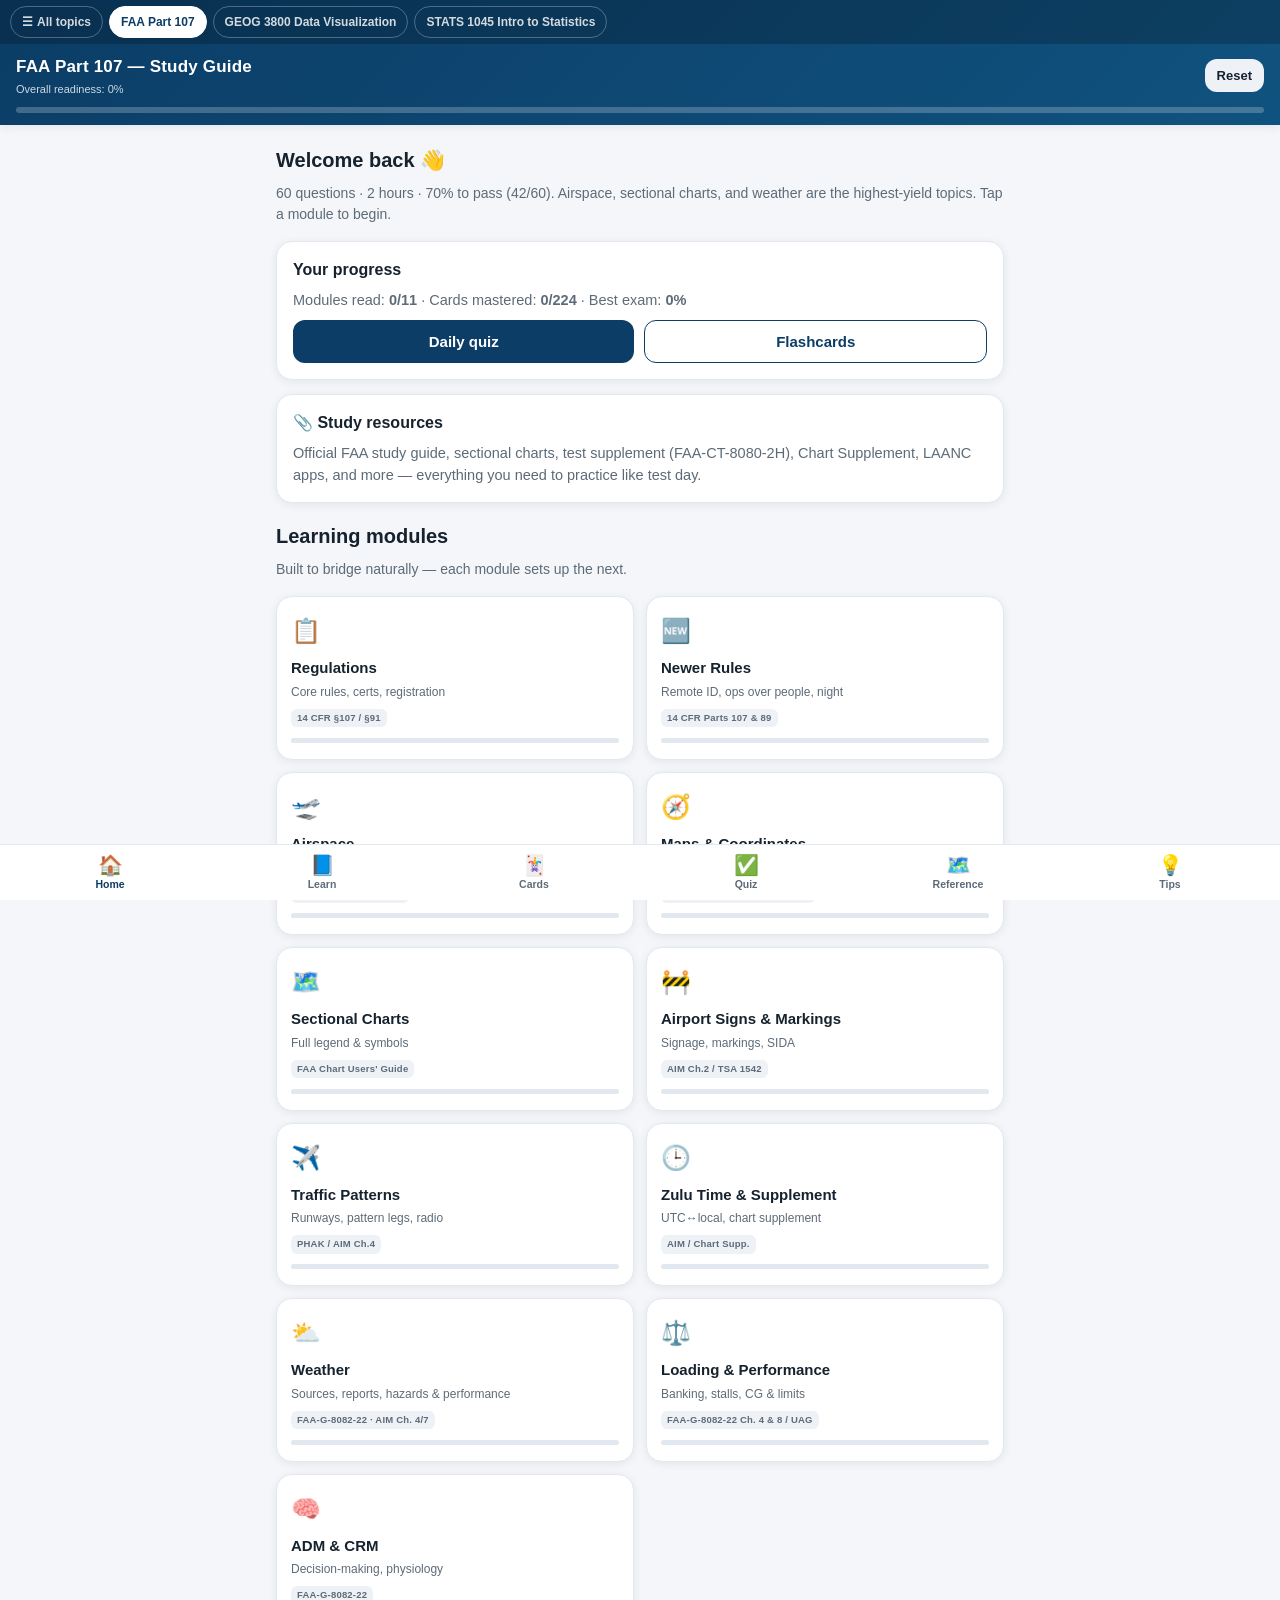
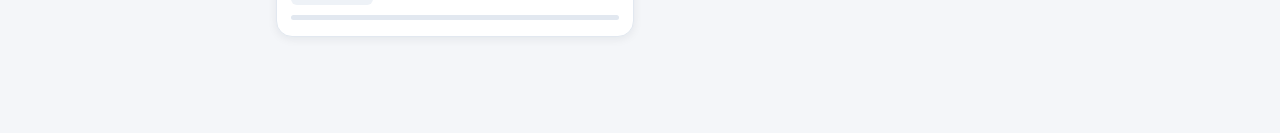
<file: part107/index.html>
<!DOCTYPE html>
<html lang="en">
<head>
<meta charset="UTF-8">
<meta name="viewport" content="width=device-width, initial-scale=1.0, maximum-scale=1.0, user-scalable=no, viewport-fit=cover">
<meta name="apple-mobile-web-app-capable" content="yes">
<meta name="apple-mobile-web-app-status-bar-style" content="black-translucent">
<meta name="apple-mobile-web-app-title" content="Part 107">
<meta name="theme-color" content="#0b3d66">
<title>Part 107 Study Guide</title>
<link rel="stylesheet" href="../shared/topics.css">
<style>
:root{
  --navy:#0b3d66; --navy2:#10527f; --sky:#2f86c5; --accent:#f4a72f;
  --bg:#f4f6f9; --card:#ffffff; --ink:#16222e; --muted:#5d6b78;
  --line:#e2e8f0; --good:#1f9d57; --bad:#d6453d; --magenta:#b4318a; --blue:#2f6fd6;
  --shadow:0 2px 10px rgba(16,34,46,.07);
  color-scheme:light;
}
*{box-sizing:border-box;-webkit-tap-highlight-color:transparent;}
html,body{margin:0;padding:0;background:var(--bg);color:var(--ink);
  font-family:-apple-system,BlinkMacSystemFont,"Segoe UI",Roboto,Helvetica,Arial,sans-serif;
  -webkit-text-size-adjust:100%;line-height:1.5;}
a{color:var(--sky);}
/* Header */
header{position:sticky;top:0;z-index:40;background:linear-gradient(135deg,var(--navy),var(--navy2));
  color:#fff;padding:calc(env(safe-area-inset-top) + 12px) 16px 12px;box-shadow:var(--shadow);}
header .row{display:flex;align-items:center;justify-content:space-between;gap:10px;}
header h1{font-size:17px;margin:0;font-weight:700;letter-spacing:.2px;}
header .sub{font-size:11px;opacity:.8;margin-top:1px;}
.progbar{height:6px;background:rgba(255,255,255,.22);border-radius:99px;margin-top:10px;overflow:hidden;}
.progbar>i{display:block;height:100%;background:var(--accent);width:0;transition:width .4s;}
/* Layout */
main{padding:16px 16px 96px;max-width:760px;margin:0 auto;}
.view{display:none;animation:fade .25s ease;}
.view.active{display:block;}
@keyframes fade{from{opacity:0;transform:translateY(6px);}to{opacity:1;transform:none;}}
h2.sec{font-size:20px;margin:4px 0 14px;}
.lead{color:var(--muted);font-size:14px;margin:-6px 0 16px;}
/* Cards */
.card{background:var(--card);border:1px solid var(--line);border-radius:16px;padding:16px;
  box-shadow:var(--shadow);margin-bottom:14px;}
.card h3{margin:0 0 8px;font-size:16px;}
.card p{margin:8px 0;font-size:14.5px;}
.tiles{display:grid;grid-template-columns:1fr 1fr;gap:12px;}
.tile{background:var(--card);border:1px solid var(--line);border-radius:16px;padding:16px 14px;
  box-shadow:var(--shadow);cursor:pointer;transition:transform .12s,border-color .12s;}
.tile:active{transform:scale(.97);}
.tile .ic{font-size:24px;}
.tile .t{font-weight:700;margin-top:8px;font-size:15px;}
.tile .d{color:var(--muted);font-size:12px;margin-top:3px;}
.tile .meter{height:5px;border-radius:99px;background:var(--line);margin-top:10px;overflow:hidden;}
.tile .meter>i{display:block;height:100%;background:var(--good);width:0;}
.srctag{display:inline-block;font-size:9.5px;font-weight:700;color:var(--muted);background:#eef2f7;border-radius:6px;padding:2px 6px;margin-top:8px;letter-spacing:.2px;}
.srcline{font-size:11.5px;color:var(--muted);font-weight:600;margin:-8px 0 12px;}
/* interactive tools */
.tool{background:#fbfaf5;border:1px solid var(--line);border-radius:14px;padding:12px;margin:12px 0;}
.tool .ctrlrow{display:flex;flex-wrap:wrap;gap:6px;align-items:center;margin:8px 0;}
.tool .ctrlrow .lab{font-size:12px;font-weight:700;color:var(--navy2);width:100%;}
.minibtn{padding:7px 11px;border-radius:9px;border:1.5px solid var(--line);background:#fff;font-size:13px;font-weight:600;cursor:pointer;}
.minibtn.on{background:var(--navy);color:#fff;border-color:var(--navy);}
.tool .readout{background:#fff;border:1px solid var(--line);border-radius:10px;padding:10px;font-size:13.5px;margin-top:8px;}
.tool .readout b{color:var(--navy);}
#ptCanvas{touch-action:none;background:#eef4ea;border-radius:10px;}
#ptCanvas svg{width:100%;height:auto;display:block;}
.zq{font-size:20px;font-weight:800;text-align:center;color:var(--navy);letter-spacing:1px;margin:6px 0;}
.zans{display:none;text-align:center;font-size:15px;font-weight:700;color:var(--good);margin-top:6px;}
.zans.show{display:block;}
/* Buttons */
.btn{display:inline-flex;align-items:center;justify-content:center;gap:6px;
  background:var(--navy);color:#fff;border:none;border-radius:12px;padding:12px 16px;
  font-size:15px;font-weight:600;cursor:pointer;width:100%;}
.btn.alt{background:#fff;color:var(--navy);border:1.5px solid var(--navy);}
.btn.ghost{background:#eef2f7;color:var(--ink);}
.btn.sm{padding:9px 12px;font-size:13px;width:auto;}
.btn:active{filter:brightness(.95);}
.btnrow{display:flex;gap:10px;}
/* Pills */
.pills{display:flex;flex-wrap:wrap;gap:8px;margin-bottom:14px;}
.pill{padding:8px 13px;border-radius:99px;background:#fff;border:1px solid var(--line);
  font-size:13px;font-weight:600;cursor:pointer;white-space:nowrap;}
.pill.on{background:var(--navy);color:#fff;border-color:var(--navy);}
/* Lessons */
.lesson h3{color:var(--navy);border-left:4px solid var(--accent);padding-left:10px;margin-top:18px;}
.lesson ul{padding-left:18px;margin:8px 0;}
.lesson li{margin:5px 0;font-size:14.5px;}
.key{background:#fff6e6;border:1px solid #f3d89a;border-radius:12px;padding:12px;margin:12px 0;font-size:14px;}
.key b{color:#9a6a00;}
.bridge{background:#eaf3fb;border:1px solid #c5ddf3;border-radius:12px;padding:12px;margin:14px 0;font-size:13.5px;}
.bridge b{color:var(--navy2);}
.exq{background:#f3f7f3;border:1px dashed #b8d6b8;border-radius:12px;padding:12px;margin:12px 0;font-size:14px;}
.exq .lbl{font-size:11px;font-weight:700;color:var(--good);letter-spacing:.5px;text-transform:uppercase;}
.exq .ans{display:none;margin-top:8px;color:#1c5e36;font-weight:600;}
.exq.show .ans{display:block;}
.exq .rev{margin-top:8px;font-size:12.5px;color:var(--sky);font-weight:700;cursor:pointer;}
table.ref{width:100%;border-collapse:collapse;font-size:13px;margin:8px 0;}
table.ref th,table.ref td{border:1px solid var(--line);padding:7px 8px;text-align:left;vertical-align:top;}
table.ref th{background:#eef3f8;font-size:12px;}
.swatch{display:inline-block;width:30px;height:0;border-radius:2px;vertical-align:middle;margin-right:4px;}
/* Flashcards */
.fcwrap{perspective:1200px;}
.flashcard{position:relative;height:300px;border-radius:18px;cursor:pointer;
  transform-style:preserve-3d;transition:transform .5s;}
.flashcard.flip{transform:rotateY(180deg);}
.fc-face{position:absolute;inset:0;backface-visibility:hidden;border-radius:18px;
  display:flex;flex-direction:column;align-items:center;justify-content:center;
  padding:22px;text-align:center;box-shadow:var(--shadow);}
.fc-front{background:linear-gradient(135deg,var(--navy),var(--navy2));color:#fff;}
.fc-back{background:#fff;border:1px solid var(--line);transform:rotateY(180deg);}
.fc-front .q{font-size:19px;font-weight:600;}
.fc-back .a{font-size:16px;}
.fc-tag{position:absolute;top:12px;left:14px;font-size:11px;opacity:.8;font-weight:700;text-transform:uppercase;letter-spacing:.5px;}
.fc-hint{position:absolute;bottom:12px;font-size:11px;opacity:.7;}
.fc-front .fc-hint{color:#fff;}.fc-back .fc-hint{color:var(--muted);}
.fc-controls{display:grid;grid-template-columns:1fr 1fr;gap:10px;margin-top:14px;}
.fc-controls .btn{font-size:14px;}
.box-info{display:flex;justify-content:space-between;font-size:12px;color:var(--muted);margin:10px 2px;}
/* Quiz */
.qcard .qtext{font-size:16px;font-weight:600;margin-bottom:14px;}
.qfig{background:#fbfaf5;border:1px solid var(--line);border-radius:12px;padding:8px;margin-bottom:12px;}
.qfig svg{width:100%;height:auto;display:block;}
.qfig-cap{text-align:center;font-size:11px;color:var(--muted);margin-top:4px;font-style:italic;}
.opt{display:block;width:100%;text-align:left;background:#fff;border:1.5px solid var(--line);
  border-radius:12px;padding:13px 14px;margin-bottom:10px;font-size:14.5px;cursor:pointer;}
.opt.correct{border-color:var(--good);background:#eefaf1;}
.opt.wrong{border-color:var(--bad);background:#fdeeed;}
.opt.disabled{pointer-events:none;}
.expl{display:none;background:#eef3f8;border-radius:12px;padding:12px;font-size:13.5px;margin-top:6px;}
.expl.show{display:block;}
.qmeta{display:flex;justify-content:space-between;align-items:center;font-size:13px;color:var(--muted);margin-bottom:12px;}
.timer{font-weight:700;color:var(--navy);}
.scorebig{font-size:46px;font-weight:800;text-align:center;}
.scorebig.pass{color:var(--good);}.scorebig.fail{color:var(--bad);}
/* Bottom nav */
nav.tabs{position:fixed;bottom:0;left:0;right:0;z-index:50;background:#fff;border-top:1px solid var(--line);
  display:flex;justify-content:space-around;padding:6px 4px calc(env(safe-area-inset-bottom) + 6px);}
nav.tabs button{flex:1;background:none;border:none;color:var(--muted);font-size:10.5px;font-weight:600;
  display:flex;flex-direction:column;align-items:center;gap:3px;cursor:pointer;padding:4px 2px;}
nav.tabs button .ic{font-size:20px;line-height:1;}
nav.tabs button.on{color:var(--navy);}
.back{display:inline-flex;align-items:center;gap:5px;color:var(--sky);font-weight:600;font-size:14px;
  background:none;border:none;cursor:pointer;padding:0;margin-bottom:10px;}
.center{text-align:center;}
.muted{color:var(--muted);font-size:13px;}
.tag{display:inline-block;font-size:11px;font-weight:700;padding:2px 8px;border-radius:99px;background:#eef3f8;color:var(--navy2);margin-left:6px;}
.diagram{width:100%;height:auto;display:block;margin:6px 0;}
hr.soft{border:none;border-top:1px solid var(--line);margin:16px 0;}
.kbd{background:#eef2f7;border-radius:6px;padding:1px 6px;font-size:12px;font-family:ui-monospace,Menlo,monospace;}
/* Teaching strategy aids */
.teach{background:#f0f7ff;border:1px solid #c5ddf3;border-radius:12px;padding:12px;margin:12px 0;font-size:14px;}
.teach b{color:var(--navy2);}
.stepflow{display:flex;flex-wrap:wrap;gap:8px;margin:10px 0;}
.stepflow .step{flex:1;min-width:72px;background:#fff;border:1px solid var(--line);border-radius:10px;padding:10px 8px;text-align:center;font-size:11.5px;font-weight:600;line-height:1.35;}
.stepflow .step em{display:block;font-size:22px;font-style:normal;margin-bottom:4px;}
.stepflow .step.on{background:var(--navy);color:#fff;border-color:var(--navy);}
.mnemonic{background:#fff;border:2px dashed var(--accent);border-radius:12px;padding:12px;margin:12px 0;font-size:14px;text-align:center;}
.mnemonic .letters{font-size:18px;font-weight:800;color:var(--navy);letter-spacing:2px;}
#asDrillCanvas,#chartDrillFig,#patternDiagram svg,#signDrillFig svg,#newregCatFig svg{width:100%;height:auto;display:block;border-radius:10px;background:#fff;}
.metarbox{font-family:ui-monospace,Menlo,monospace;font-size:13px;background:#16222e;color:#e8f0f8;padding:12px;border-radius:10px;line-height:1.7;word-break:break-all;}
.metarbox .hi{background:#f4a72f;color:#16222e;border-radius:3px;padding:0 2px;}
.catpill{display:inline-block;font-size:11px;font-weight:700;padding:3px 10px;border-radius:99px;margin:2px;}
.catpill.c1{background:#e8f5e9;color:#1b5e20}.catpill.c2{background:#e3f2fd;color:#0d47a1}
.catpill.c3{background:#fff3e0;color:#e65100}.catpill.c4{background:#f3e5f5;color:#6a1b9a}
.drillscore{font-size:12px;color:var(--muted);text-align:center;margin-top:6px;}
.bank-controls{display:grid;grid-template-columns:1fr 1fr;gap:10px;margin:10px 0;}
.bank-control{background:#fff;border:1px solid var(--line);border-radius:10px;padding:9px;}
.bank-control label{display:block;font-size:11px;font-weight:700;color:var(--navy2);margin-bottom:5px;}
.bank-control input[type="number"]{width:100%;border:1px solid var(--line);border-radius:8px;padding:8px;font-size:15px;}
.bank-control input[type="range"]{width:100%;accent-color:var(--navy);}
.bank-viz{background:#eef3f8;border-radius:10px;margin:8px 0;overflow:hidden;}
.bank-viz svg{width:100%;height:auto;display:block;}
.formula{font-family:ui-monospace,Menlo,monospace;background:#16222e;color:#fff;border-radius:9px;padding:9px 10px;margin:7px 0;font-size:13px;overflow-x:auto;}
.bank-results{display:grid;grid-template-columns:repeat(3,1fr);gap:6px;margin-top:8px;}
.bank-result{background:#fff;border:1px solid var(--line);border-radius:9px;padding:8px 5px;text-align:center;font-size:11px;color:var(--muted);}
.bank-result b{display:block;color:var(--navy);font-size:16px;}
/* Coordinate + sectional training map */
.sectional-map-wrap{border:1px solid #c8d3dc;border-radius:12px;overflow-x:auto;overflow-y:hidden;background:#f5f0d9;}
.sectional-map-stage{position:relative;min-width:560px;}
.sectional-map-wrap svg{width:100%;height:auto;display:block;touch-action:manipulation;}
.map-symbol{cursor:pointer;outline:none;}
.map-symbol:focus .hit-ring,.map-symbol:hover .hit-ring{fill:rgba(244,167,47,.22);stroke:var(--accent);}
.map-bubble{position:absolute;z-index:3;max-width:220px;background:#fff;border:1px solid var(--navy);
  border-radius:11px;padding:8px 10px;box-shadow:0 4px 16px rgba(16,34,46,.2);font-size:12px;
  line-height:1.35;transform:translate(-50%,calc(-100% - 12px));pointer-events:none;}
.map-bubble:after{content:"";position:absolute;left:50%;bottom:-7px;width:12px;height:12px;background:#fff;
  border-right:1px solid var(--navy);border-bottom:1px solid var(--navy);transform:translateX(-50%) rotate(45deg);}
.map-bubble b{color:var(--navy);}
.map-qbox{background:#fff;border:2px solid #c5ddf3;border-radius:12px;padding:12px;margin-top:10px;}
.map-qbox .eyebrow{font-size:10px;font-weight:800;letter-spacing:.6px;text-transform:uppercase;color:var(--sky);}
.map-qbox .prompt{font-size:15px;font-weight:700;margin:5px 0 10px;}
.map-qbox .hint{display:none;color:var(--muted);font-size:12.5px;margin:7px 0;}
.map-qbox .hint.show{display:block;}
.map-mapkey{display:flex;flex-wrap:wrap;gap:5px;margin:8px 0 0;}
.map-mapkey span{font-size:10.5px;background:#fff;border:1px solid var(--line);border-radius:99px;padding:3px 7px;}
.map-note{font-size:11px;color:var(--muted);margin:7px 2px 0;}
</style>
</head>
<body>
<header>
  <div class="topicbar" data-active="part107" data-root="../"></div>
  <div class="row">
    <div>
      <h1>FAA Part 107 — Study Guide</h1>
      <div class="sub" id="subline">Interactive prep for the Remote Pilot exam</div>
    </div>
    <button class="btn sm ghost" id="resetBtn" style="width:auto">Reset</button>
  </div>
  <div class="progbar"><i id="overallProg"></i></div>
</header>

<main>
  <!-- HOME -->
  <section class="view active" id="view-home">
    <h2 class="sec">Welcome back 👋</h2>
    <p class="lead">60 questions · 2 hours · 70% to pass (42/60). Airspace, sectional charts, and weather are the highest-yield topics. Tap a module to begin.</p>
    <div class="card">
      <h3>Your progress</h3>
      <p class="muted" id="homeStats">Loading…</p>
      <div class="btnrow" style="margin-top:6px">
        <button class="btn" onclick="go('quiz')">Daily quiz</button>
        <button class="btn alt" onclick="go('cards')">Flashcards</button>
      </div>
    </div>
    <div class="card" style="margin-top:14px;cursor:pointer" onclick="openRef('Study resources')">
      <h3>📎 Study resources</h3>
      <p class="muted" style="margin:4px 0 0">Official FAA study guide, sectional charts, test supplement (FAA-CT-8080-2H), Chart Supplement, LAANC apps, and more — everything you need to practice like test day.</p>
    </div>
    <h2 class="sec" style="margin-top:18px">Learning modules</h2>
    <p class="lead">Built to bridge naturally — each module sets up the next.</p>
    <div class="tiles" id="moduleTiles"></div>
  </section>

  <!-- LEARN -->
  <section class="view" id="view-learn">
    <h2 class="sec">Learn</h2>
    <p class="lead">Read top to bottom — concepts build on each other. Example problems are sprinkled in; tap to reveal answers.</p>
    <div class="tiles" id="learnTiles"></div>
  </section>
  <section class="view" id="view-lesson">
    <button class="back" onclick="go('learn')">‹ Modules</button>
    <div id="lessonBody" class="lesson"></div>
    <div class="btnrow" style="margin-top:8px">
      <button class="btn alt" id="lessonPrev">‹ Prev</button>
      <button class="btn" id="lessonNext">Next ›</button>
    </div>
    <button class="btn ghost" style="margin-top:10px" id="lessonQuizBtn">Quiz me on this topic →</button>
  </section>

  <!-- REFERENCE -->
  <section class="view" id="view-ref">
    <h2 class="sec">Reference data</h2>
    <p class="lead">Cheat sheets plus official FAA links. Start with <b>Study resources</b> for the study guide, sectional charts, and test supplement.</p>
    <div class="pills" id="refPills"></div>
    <div id="refBody"></div>
  </section>

  <!-- FLASHCARDS -->
  <section class="view" id="view-cards">
    <h2 class="sec">Flashcards</h2>
    <p class="lead">Each topic stays in its own deck. Cards are shuffled and dealt once per pass, so you see the whole deck in a fresh random order before it reshuffles. Rate each card to track mastery.</p>
    <div class="pills" id="cardPills"></div>
    <div class="box-info"><span id="deckLabel"></span><span id="deckCount"></span></div>
    <div class="fcwrap">
      <div class="flashcard" id="flashcard" onclick="flipCard()">
        <div class="fc-face fc-front"><span class="fc-tag" id="fcTag"></span><div class="q" id="fcQ"></div><span class="fc-hint">tap to flip</span></div>
        <div class="fc-face fc-back"><span class="fc-tag">Answer</span><div class="a" id="fcA"></div><span class="fc-hint">tap to flip back</span></div>
      </div>
    </div>
    <div class="fc-controls">
      <button class="btn" style="background:var(--bad)" onclick="rateCard(false)">Missed it ↺</button>
      <button class="btn" style="background:var(--good)" onclick="rateCard(true)">Got it ✓</button>
    </div>
    <div class="center" style="margin-top:12px"><span class="muted" id="masteryNote"></span></div>
  </section>

  <!-- QUIZ -->
  <section class="view" id="view-quiz">
    <h2 class="sec">Practice & exams</h2>
    <p class="lead">Pick a topic to drill, or simulate the real 60-question exam against the clock.</p>
    <div class="pills" id="quizPills"></div>
    <div id="quizStart"></div>
    <div id="quizRun" style="display:none"></div>
    <div id="quizResult" style="display:none"></div>
  </section>

  <!-- TIPS -->
  <section class="view" id="view-tips">
    <h2 class="sec">Study strategy</h2>
    <p class="lead">Tactics that repeatedly show up among people who pass on the first try — plus an instructor audit of this guide.</p>
    <div id="auditBody"></div>
    <div id="tipsBody"></div>
  </section>
</main>

<nav class="tabs">
  <button data-go="home" class="on"><span class="ic">🏠</span>Home</button>
  <button data-go="learn"><span class="ic">📘</span>Learn</button>
  <button data-go="cards"><span class="ic">🃏</span>Cards</button>
  <button data-go="quiz"><span class="ic">✅</span>Quiz</button>
  <button data-go="ref"><span class="ic">🗺️</span>Reference</button>
  <button data-go="tips"><span class="ic">💡</span>Tips</button>
</nav>

<script>
/* ============================================================
   PERSISTENCE
============================================================ */
const STORE='p107v1';
let state=JSON.parse(localStorage.getItem(STORE)||'{}');
state.cards=state.cards||{};        // id -> box (1..5)
state.lessons=state.lessons||{};    // id -> read bool
state.quizBest=state.quizBest||{};  // topic -> best %
function save(){localStorage.setItem(STORE,JSON.stringify(state));renderProgress();}

/* ============================================================
   NAVIGATION
============================================================ */
function go(v){
  document.querySelectorAll('.view').forEach(x=>x.classList.remove('active'));
  document.getElementById('view-'+v).classList.add('active');
  document.querySelectorAll('nav.tabs button').forEach(b=>b.classList.toggle('on',b.dataset.go===v));
  window.scrollTo(0,0);
}
function openRef(key){
 curRef=key;go('ref');renderRefPills();setRef(key);
}
document.querySelectorAll('nav.tabs button').forEach(b=>b.onclick=()=>go(b.dataset.go));
document.getElementById('resetBtn').onclick=()=>{
  if(confirm('Reset all progress (flashcards, quiz scores, read status)?')){
    localStorage.removeItem(STORE);state={cards:{},lessons:{},quizBest:{}};
    initCardState();save();renderAll();alert('Progress reset.');go('home');
  }
};

/* ============================================================
   CONTENT: MODULES + LESSONS
   Each lesson: id, title, icon, blurb, html
============================================================ */
const MODULES=[
 {id:'regs',icon:'📋',title:'Regulations',blurb:'Core rules, certs, registration',src:'14 CFR §107 / §91'},
 {id:'newreg',icon:'🆕',title:'Newer Rules',blurb:'Remote ID, ops over people, night',src:'14 CFR Parts 107 & 89'},
 {id:'airspace',icon:'🛫',title:'Airspace',blurb:'Class A–G & authorization',src:'FAA-G-8082-22 / PHAK'},
 {id:'navmap',icon:'🧭',title:'Maps & Coordinates',blurb:'Direction, lat/long & DMS',src:"FAA Chart Users' Guide / UAG"},
 {id:'charts',icon:'🗺️',title:'Sectional Charts',blurb:'Full legend & symbols',src:"FAA Chart Users' Guide"},
 {id:'signs',icon:'🚧',title:'Airport Signs & Markings',blurb:'Signage, markings, SIDA',src:'AIM Ch.2 / TSA 1542'},
 {id:'pattern',icon:'✈️',title:'Traffic Patterns',blurb:'Runways, pattern legs, radio',src:'PHAK / AIM Ch.4'},
 {id:'time',icon:'🕒',title:'Zulu Time & Supplement',blurb:'UTC↔local, chart supplement',src:'AIM / Chart Supp.'},
 {id:'weather',icon:'⛅',title:'Weather',blurb:'Sources, reports, hazards & performance',src:'FAA-G-8082-22 · AIM Ch. 4/7'},
 {id:'loading',icon:'⚖️',title:'Loading & Performance',blurb:'Banking, stalls, CG & limits',src:'FAA-G-8082-22 Ch. 4 & 8 / UAG'},
 {id:'adm',icon:'🧠',title:'ADM & CRM',blurb:'Decision-making, physiology',src:'FAA-G-8082-22'},
];

const LESSONS={
regs:{title:'Regulations & Operating Limits',icon:'📋',html:`
<p class="lead">Start here. These are the bread-and-butter rules the FAA tests constantly, usually as "what is the maximum…" or "you may operate when…" questions.</p>
<h3>Who & what qualifies</h3>
<ul>
<li><b>Remote pilot certificate</b>: be at least <b>16</b>, able to read/speak/write/understand English, in a physical/mental condition to fly safely, and pass TSA vetting.</li>
<li><b>Aircraft weight</b>: less than <b>55 lb</b> total (drone + payload) at takeoff.</li>
<li><b>Registration</b>: <b>every drone flown under Part 107</b> must be registered, even at or below 0.55 lb. The 0.55 lb exception applies only to aircraft flown exclusively under the recreational exception. Part 107 registration is $5 per aircraft, valid <b>3 years</b>; mark the number on the exterior.</li>
</ul>
<div class="key"><b>Recurrent training:</b> Your knowledge stays current by completing the <b>free online training every 24 calendar months</b> (course ALC-677 on FAASafety.gov). The old in-person retest is gone.</div>
<h3>Operating limitations (memorize the numbers)</h3>
<ul>
<li>Max altitude: <b>400 ft AGL</b> — or within <b>400 ft of a structure</b> you may fly up to 400 ft above its top.</li>
<li>Max groundspeed: <b>87 knots (100 mph)</b>.</li>
<li>Min visibility: <b>3 statute miles</b> from the control station.</li>
<li>Cloud clearance: <b>500 ft below</b> and <b>2,000 ft horizontally</b> from clouds.</li>
<li>Operate <b>one</b> aircraft at a time (no operating multiple simultaneously).</li>
<li>Must <b>yield right of way</b> to all manned aircraft, always.</li>
<li>Keep the drone within <b>visual line of sight</b> (VLOS) — unaided except for corrective lenses.</li>
<li>No carrying hazardous materials. Never operate from a moving aircraft. From a moving land/water vehicle, operate only <b>over a sparsely populated area</b> and not while transporting another person's property for compensation or hire.</li>
<li>No <b>careless or reckless</b> operation; no dropping objects that create a hazard.</li>
</ul>
<div class="exq"><span class="lbl">Example problem</span>
<p>What is the maximum groundspeed permitted for a small UA under Part 107?</p>
<div class="rev" onclick="this.parentElement.classList.toggle('show')">Reveal answer ▾</div>
<div class="ans">87 knots (100 mph). Watch the units — the FAA may give you mph or knots.</div></div>
<h3>Reporting & responsibilities</h3>
<ul>
<li><b>Accident report to the FAA within 10 days</b> if: serious injury / loss of consciousness, OR property damage (other than the drone) of <b>at least $500</b> to repair or replace (fair market value).</li>
<li>The <b>remote PIC is directly responsible</b> for the operation and is the final authority.</li>
<li>Carry your certificate and <b>present it on request</b> by FAA, NTSB, TSA, or law enforcement.</li>
<li>Conduct a <b>preflight inspection</b> and assess the operating environment before every flight.</li>
<li>You may <b>not</b> operate if you have a physical/mental condition that interferes with safe operation.</li>
</ul>
<div class="bridge"><b>Bridge →</b> These limits assume normal conditions. The next module, <b>Newer Rules</b>, covers the exceptions the FAA added recently — flying <i>at night</i>, <i>over people</i>, and the <i>Remote ID</i> broadcast requirement.</div>
`},
newreg:{title:'Newer Rules: Remote ID, Ops Over People & Night',icon:'🆕',html:`
<p class="lead">These are the rules most likely to trip up someone using pre-2021 material. Learn the rule that is in force—not a headline about a proposed rule.</p>

<div class="key"><b>2026 exam-status check:</b> The Operations Over People/Night rule took effect <b>April 21, 2021</b>. Remote ID operator compliance began <b>September 16, 2023</b>, and the FAA's temporary enforcement discretion ended <b>March 16, 2024</b>. On <b>September 29, 2025</b>, the FAA implemented a UAG exam assessment: topics did not change, but questions were aligned with the ACS and existing FAA handbooks. Its new UAG Applicant Information Bulletin replaced the test blueprint in FAA-S-ACS-10B until the ACS is updated. The FAA's August 2025 BVLOS/Part 108 proposal is <b>not a final rule</b>: Part 107 still requires VLOS unless the FAA grants a waiver.</div>

<div class="teach"><b>How to learn newer rules:</b>
<ol style="margin:8px 0;padding-left:18px">
<li><b>Remote ID first:</b> remember <i>built in, add on, special zone</i>—Standard RID, broadcast module, FRIA.</li>
<li><b>Categories by evidence:</b> Cat 1 is weight/design; Cats 2–3 require FAA-accepted compliance; Cat 4 requires an airworthiness certificate.</li>
<li><b>Ask three questions over people:</b> Is the aircraft eligible? Who/what is below? Is the flight merely transiting or sustained?</li>
<li><b>Night = training + lights.</b> Controlled airspace authorization is a separate question.</li>
<li><b>Run ADM before launch:</b> PAVE finds the hazards; I’M SAFE zooms in on the pilot; 3P turns findings into action.</li>
</ol></div>

<div class="mnemonic"><div class="letters">1 · 2 · 3 · 4</div>
<p style="margin:6px 0 0"><b>1</b> = ≤0.55 lb &nbsp;·&nbsp; <b>2</b> = 11 ft-lb injury-severity threshold &nbsp;·&nbsp; <b>3</b> = 25 ft-lb threshold + location limits &nbsp;·&nbsp; <b>4</b> = Part 21 airworthiness certificate</p></div>

<h3>Remote ID (RID)</h3>
<p>Think of Remote ID as a <b>local broadcast digital license plate</b>. A nearby receiver can receive the message; this is not the same as filing a flight plan or using ADS-B.</p>
<ul>
<li>Aircraft that are registered or required to be registered must comply. Because <b>every Part 107 aircraft must be registered regardless of weight</b>, every Part 107 aircraft must comply unless operating under an allowed alternative such as a FRIA or specific FAA authorization.</li>
<li><b>Standard RID (built in)</b> broadcasts from takeoff to shutdown: aircraft ID, aircraft latitude/longitude/geometric altitude/velocity, <b>control-station</b> latitude/longitude/geometric altitude, time mark, and emergency status.</li>
<li><b>Broadcast module (add on)</b> broadcasts module serial number, aircraft latitude/longitude/geometric altitude/velocity, <b>takeoff-location</b> latitude/longitude/geometric altitude, and time mark. The person manipulating the controls must keep the aircraft within VLOS.</li>
<li><b>FRIA (special zone)</b>: for a non-RID aircraft, both the aircraft and person manipulating the controls must remain inside the FRIA, and that person must see the aircraft throughout the flight. RID equipment may not be disabled merely because the aircraft is inside a FRIA.</li>
</ul>
<div class="key"><b>RID memory hooks:</b> Standard = <b>station moves</b>; module = <b>launch point stays</b>. Verify RID before takeoff. If it stops broadcasting in flight, <b>land as soon as practicable</b>.</div>

<h3>Operations over people — visual ladder</h3>
<p>“Over” means directly over any part of a person. First exclude direct participants and people protected by a covered structure or stationary covered vehicle; then use the applicable category:</p>
<svg viewBox="0 0 400 200" class="diagram" xmlns="http://www.w3.org/2000/svg" role="img" aria-label="Operations over people category ladder">
<rect width="400" height="200" fill="#fafbfc"/>
<g font-family="sans-serif" font-size="10">
<rect x="20" y="140" width="80" height="44" fill="#e8f5e9" stroke="#1f9d57" stroke-width="2" rx="4"/><text x="60" y="158" text-anchor="middle" font-weight="700" fill="#1b5e20">CAT 1</text><text x="60" y="174" text-anchor="middle" fill="#1b5e20">≤0.55 lb</text>
<rect x="110" y="110" width="80" height="74" fill="#e3f2fd" stroke="#2f6fd6" stroke-width="2" rx="4"/><text x="150" y="128" text-anchor="middle" font-weight="700" fill="#0d47a1">CAT 2</text><text x="150" y="144" text-anchor="middle" fill="#0d47a1">11 ft-lb threshold</text><text x="150" y="174" text-anchor="middle" fill="#0d47a1">over people ✓</text>
<rect x="200" y="75" width="80" height="109" fill="#fff3e0" stroke="#f4a72f" stroke-width="2" rx="4"/><text x="240" y="93" text-anchor="middle" font-weight="700" fill="#e65100">CAT 3</text><text x="240" y="109" text-anchor="middle" fill="#e65100">25 ft-lb threshold</text><text x="240" y="155" text-anchor="middle" fill="#e65100">no open-air</text><text x="240" y="169" text-anchor="middle" fill="#e65100">assemblies</text>
<rect x="290" y="30" width="90" height="154" fill="#f3e5f5" stroke="#b4318a" stroke-width="2" rx="4"/><text x="335" y="48" text-anchor="middle" font-weight="700" fill="#6a1b9a">CAT 4</text><text x="335" y="100" text-anchor="middle" fill="#6a1b9a">Part 21</text><text x="335" y="116" text-anchor="middle" fill="#6a1b9a">airworthiness</text><text x="335" y="132" text-anchor="middle" fill="#6a1b9a">certificate</text>
</g>
<text x="200" y="18" font-family="sans-serif" font-size="11" font-weight="700" fill="#46586a" text-anchor="middle">Eligibility ladder — each category has different proof and limits</text>
</svg>
<table class="ref"><tr><th>Cat</th><th>Key requirement</th><th>Over people?</th></tr>
<tr><td><b>1</b></td><td>≤ 0.55 lb (250 g) throughout flight, including attachments; no exposed rotating parts that would lacerate skin</td><td>Yes; sustained flight over an open-air assembly also requires RID broadcasting</td></tr>
<tr><td><b>2</b></td><td>Below the <b>11 ft-lb injury-severity threshold</b>; no lacerating parts or safety defects; FAA-accepted Declaration of Compliance, label and instructions</td><td>Yes; sustained flight over an open-air assembly also requires RID broadcasting</td></tr>
<tr><td><b>3</b></td><td>Below the <b>25 ft-lb injury-severity threshold</b>; same compliance evidence as Cat 2</td><td>Never over open-air assemblies; otherwise only under the location/transit limits below</td></tr>
<tr><td><b>4</b></td><td>Part 21 airworthiness certificate; maintained and operated under its approved limitations</td><td>Only if limitations allow; sustained flight over an open-air assembly also requires RID broadcasting</td></tr></table>
<div class="teach"><b>Do not self-certify Cat 2 or 3 by doing kinetic-energy math.</b> The number describes an <i>injury-severity threshold</i>, not simply the aircraft's raw impact energy. Verify the aircraft/configuration has an FAA-accepted Declaration of Compliance, the proper category label, and current operating instructions.</div>
<ul>
<li><b>Category 3 location rule:</b> either (1) use a closed/restricted-access site where everyone is on notice, or (2) do not sustain flight over anyone except a direct participant or someone protected by a covered structure/stationary vehicle. Cat 3 is never allowed over an open-air assembly.</li>
<li><b>Sustained vs transit:</b> hovering, circling, or repeated passes are sustained. A brief, one-time crossing incidental to an unrelated point-to-point flight is not sustained.</li>
<li><b>Moving vehicles, Cats 1–3:</b> either remain within/over a closed or restricted-access site and notify every person in a moving vehicle, or do not maintain sustained flight over moving vehicles. Cat 4 follows its approved limitations.</li>
</ul>

<h3>🛠 Practice: category & scenario matcher</h3>
<p class="muted">Read each drone scenario — pick the correct category, then answer the follow-up restriction question.</p>
<div class="tool" id="newregDrillTool">
 <p style="font-size:14px;margin:4px 0" id="nrScenario">Loading…</p>
 <div class="ctrlrow"><span class="lab">Which category?</span>
  <button class="minibtn" onclick="nrPickCat(1)">Cat 1</button>
  <button class="minibtn" onclick="nrPickCat(2)">Cat 2</button>
  <button class="minibtn" onclick="nrPickCat(3)">Cat 3</button>
  <button class="minibtn" onclick="nrPickCat(4)">Cat 4</button></div>
 <div id="nrFollowup" style="display:none">
  <p style="font-size:13.5px;font-weight:600;margin:8px 0" id="nrFollowQ"></p>
  <div id="nrFollowOpts"></div>
 </div>
 <div class="readout" id="nrFeedback">Pick a category to continue.</div>
 <div class="btnrow" style="margin-top:8px">
  <button class="btn alt sm" style="width:auto" onclick="nrReveal()">Reveal</button>
  <button class="btn sm" style="width:auto" onclick="nrNext()">Next scenario ›</button></div>
 <div class="drillscore" id="nrScore"></div>
</div>

<h3>🛠 Practice: Remote ID & night ops</h3>
<div class="tool" id="ridDrillTool">
 <p style="font-size:14px;font-weight:600;margin:4px 0" id="ridQ">Loading…</p>
 <div id="ridOpts"></div>
 <div class="readout" id="ridFb" style="display:none"></div>
 <div class="btnrow" style="margin-top:8px">
  <button class="btn sm" style="width:auto" onclick="ridNext()">Next question ›</button></div>
 <div class="drillscore" id="ridScore"></div>
</div>

<h3>Night & civil twilight operations</h3>
<ul>
<li>Night flight is allowed without a waiver when the remote PIC has completed an <b>initial knowledge test or training, as applicable, under §107.65 after April 6, 2021</b> and the aircraft has <b>anti-collision lighting visible for at least 3 statute miles</b> with a flash rate sufficient to avoid collision.</li>
<li><b>Civil twilight</b> is the period from the published beginning of morning civil twilight to sunrise, and from sunset to the published end of evening civil twilight. Use the Air Almanac; “about 30 minutes” is only a memory aid. The same lighting rule applies.</li>
<li>The aircraft must be <b>equipped</b> with compliant lighting. The remote PIC may reduce its intensity in flight when doing so is in the interest of safety, such as preventing glare that harms VLOS, but may <b>not extinguish it</b>.</li>
<li>Night permission does <b>not</b> replace controlled-airspace authorization. If the location is in Class B, C, D, or surface Class E, obtain authorization separately.</li>
</ul>
<div class="exq"><span class="lbl">Example problem</span>
<p>To operate a small UA at night under Part 107, the aircraft must be equipped with anti-collision lighting visible for at least how far?</p>
<div class="rev" onclick="this.parentElement.classList.toggle('show')">Reveal answer ▾</div>
<div class="ans">3 statute miles, with a flash rate sufficient to avoid a collision.</div></div>

<h3>ADM: turn rules into a safe decision</h3>
<p><b>Aeronautical Decision-Making (ADM)</b> is the systematic mental process of choosing the best action for the circumstances. It is not a waiver and not one checklist—it is the decision process that uses tools such as PAVE, I’M SAFE, and 3P.</p>
<div class="mnemonic"><div class="letters">PAVE + I’M SAFE · CYCLE 3P</div>
<p style="margin:6px 0 0">Use PAVE as the <b>wide-angle lens</b> on mission hazards and I’M SAFE as the <b>zoom lens</b> inside P (Pilot). Then keep cycling Perceive–Process–Perform as conditions change.</p></div>
<table class="ref"><tr><th>Tool</th><th>Meaning</th><th>Drone-pilot prompts</th></tr>
<tr><td><b>PAVE</b></td><td><b>P</b>ilot · <b>A</b>ircraft · en<b>V</b>ironment · <b>E</b>xternal pressures</td><td>Am I fit/current? Is the drone legal, charged and capable? What about weather, airspace, people and obstacles? Is a client, schedule or “must finish” attitude pushing me?</td></tr>
<tr><td><b>I’M SAFE</b></td><td><b>I</b>llness · <b>M</b>edication · <b>S</b>tress · <b>A</b>lcohol · <b>F</b>atigue · <b>E</b>motion</td><td>Any symptom, drug side effect, distraction, alcohol or aftereffect, tiredness, or strong emotion that can impair judgment? Some FAA material uses E for Eating; nutrition/hydration still matter.</td></tr>
<tr><td><b>3P</b></td><td><b>P</b>erceive · <b>P</b>rocess · <b>P</b>erform</td><td>Find the hazard → judge likelihood/severity → eliminate, mitigate, delay, divert, land or cancel.</td></tr></table>
<div class="exq"><span class="lbl">ADM example</span>
<p>A client insists on one more low-battery pass over moving traffic as gusts increase. How do the tools organize the decision?</p>
<div class="rev" onclick="this.parentElement.classList.toggle('show')">Reveal answer ▾</div>
<div class="ans"><b>PAVE:</b> aircraft battery, gusty environment and client pressure are hazards; I’M SAFE checks whether stress/fatigue is weakening the pilot; <b>3P:</b> perceive them, process their combined risk, then perform the safe response—land and delay or redesign the shot. External pressure never changes a regulation or battery limit.</div></div>

<h3>Waivers & authorizations</h3>
<ul>
<li>A <b>waiver</b> permits deviation from a listed operating rule after an FAA safety case; an <b>airspace authorization</b> grants access to controlled airspace. They are not interchangeable.</li>
<li>Waiver provisions include VLOS, operations over people/moving vehicles outside category conditions, and portions of the night rule. Until a waiver is issued, follow the ordinary rule.</li>
<li>For controlled airspace, use <b>LAANC</b> where available or apply through DroneZone. Do not call the tower for permission.</li>
</ul>
<p class="muted"><b>Validated sources:</b> current <a href="https://www.ecfr.gov/current/title-14/chapter-I/subchapter-F/part-107" target="_blank" rel="noopener">14 CFR Part 107</a> and <a href="https://www.ecfr.gov/current/title-14/chapter-I/subchapter-F/part-89" target="_blank" rel="noopener">Part 89</a>; <a href="https://www.faa.gov/uas/commercial_operators/operations_over_people" target="_blank" rel="noopener">FAA Operations Over People overview</a>; <a href="https://www.faa.gov/uas/getting_started/remote_id" target="_blank" rel="noopener">FAA Remote ID</a>; <a href="https://www.faa.gov/documentLibrary/media/Advisory_Circular/AC_107-2A_Editorial_Update.pdf" target="_blank" rel="noopener">AC 107-2A</a>; FAA Pilot’s Handbook of Aeronautical Knowledge, Chapter 2; and the <a href="https://www.faa.gov/training_testing/testing/community_advisory_August_2025.pdf" target="_blank" rel="noopener">FAA August 2025 Airman Testing Community Advisory</a>.</p>
<div class="bridge"><b>Bridge →</b> "Controlled airspace" just came up. To know <i>where</i> you need authorization, you need to read the sky like a pilot. Next: <b>Airspace</b>.</div>
`},
airspace:{title:'The Airspace System (A–G)',icon:'🛫',html:`
<p class="lead">Airspace is the single biggest topic on the exam. Goal: instantly know the class, its dimensions, and whether you need authorization.</p>

<div class="teach"><b>How to learn this (not just memorize):</b>
<ol style="margin:8px 0;padding-left:18px">
<li><b>Chunk it</b> — learn Class G first (easy win), then surface-E, D, C, B, and finally A (you'll never fly there).</li>
<li><b>Two views</b> — the <i>side profile</i> (wedding cake) shows altitudes; the <i>top-down</i> view (sectional chart) shows ring shapes. Connect both.</li>
<li><b>One question</b> — for drones at ≤400 ft AGL, ask: <b>"Does controlled airspace reach the SURFACE here?"</b> Yes → authorization. No → Class G or high-floor E → clear.</li>
<li><b>Drill interactively</b> — use the scenario trainer below until class + auth becomes automatic.</li>
</ol></div>

<div class="mnemonic"><div class="letters">B · M · D · M</div>
<p style="margin:6px 0 0"><b>B</b>lue solid = Class <b>B</b> &nbsp;·&nbsp; <b>M</b>agenta solid = Class <b>C</b> &nbsp;·&nbsp; <b>B</b>lue <b>D</b>ashed = Class <b>D</b> &nbsp;·&nbsp; <b>M</b>agenta <b>D</b>ashed = Class <b>E</b> to surface</p></div>

<h3>Top-down view — what you see on a sectional</h3>
<p>Sectional charts look <i>down</i> at the airport like a map. Busy airports get nested rings — this is the same airspace as the wedding cake, just viewed from above:</p>
<svg viewBox="0 0 400 280" class="diagram" xmlns="http://www.w3.org/2000/svg" role="img" aria-label="Top-down view of Class B, C, and D rings around an airport">
<rect width="400" height="280" fill="#f4f6f9"/>
<text x="200" y="22" font-family="sans-serif" font-size="11" font-weight="700" fill="#46586a" text-anchor="middle">TOP-DOWN (sectional chart view) — not to scale</text>
<circle cx="200" cy="150" r="118" fill="none" stroke="#2f6fd6" stroke-width="3"/>
<text x="318" y="148" font-family="sans-serif" font-size="10" font-weight="700" fill="#2f6fd6">Class B — solid blue</text>
<circle cx="200" cy="150" r="78" fill="none" stroke="#b4318a" stroke-width="3"/>
<text x="286" y="118" font-family="sans-serif" font-size="10" font-weight="700" fill="#b4318a">Class C — solid magenta</text>
<circle cx="200" cy="150" r="48" fill="none" stroke="#2f6fd6" stroke-width="2.5" stroke-dasharray="7 5"/>
<text x="256" y="168" font-family="sans-serif" font-size="10" font-weight="700" fill="#2f6fd6">Class D — blue dashed</text>
<circle cx="200" cy="150" r="22" fill="#eef2f6" stroke="#9aa7b4" stroke-width="1"/>
<line x1="188" y1="150" x2="212" y2="150" stroke="#3a3a3a" stroke-width="4"/>
<line x1="200" y1="138" x2="200" y2="162" stroke="#3a3a3a" stroke-width="4"/>
<text x="200" y="154" font-family="sans-serif" font-size="8" fill="#fff" text-anchor="middle">APT</text>
<circle cx="95" cy="210" r="32" fill="none" stroke="#b4318a" stroke-width="2" stroke-dasharray="6 4"/>
<text x="52" y="248" font-family="sans-serif" font-size="9" font-weight="700" fill="#b4318a">Surface E — magenta dashed</text>
<rect x="12" y="52" width="130" height="52" fill="#eef2f6" rx="6"/>
<text x="20" y="68" font-family="sans-serif" font-size="9" fill="#7a8794">Faded magenta = E from 700 ft</text>
<text x="20" y="82" font-family="sans-serif" font-size="9" fill="#7a8794">Faded blue = E from 1,200 ft</text>
<text x="20" y="96" font-family="sans-serif" font-size="9" fill="#7a8794">No boundary = Class G below</text>
</svg>

<h3>The mental model: an upside-down wedding cake</h3>
<p>Controlled airspace gets <i>more</i> restrictive closer to busy airports. Picture tiers stacked around the airport — narrow at the surface, widening as you go up. This cross-section (altitudes in feet) is the classic FAA airspace profile:</p>
<svg viewBox="0 0 440 330" class="diagram" xmlns="http://www.w3.org/2000/svg" role="img" aria-label="Airspace profile cross-section showing Class A, B, C, D, E and G with altitudes">
<rect x="44" y="78" width="388" height="204" fill="#f4e3ef"/>
<rect x="44" y="282" width="388" height="18" fill="#eef2f6"/>
<rect x="44" y="40" width="388" height="38" fill="#e1e7ee"/>
<g stroke="#c3ccd6" stroke-width="1" stroke-dasharray="3 3">
<line x1="44" y1="78" x2="432" y2="78"/><line x1="44" y1="105" x2="432" y2="105"/>
<line x1="44" y1="150" x2="432" y2="150"/><line x1="44" y1="238" x2="432" y2="238"/>
<line x1="44" y1="263" x2="432" y2="263"/><line x1="44" y1="282" x2="432" y2="282"/></g>
<g font-family="sans-serif" font-size="9" fill="#5d6b78">
<text x="2" y="81">18,000</text><text x="2" y="108">14,500</text><text x="4" y="153">10,000</text>
<text x="12" y="241">4,000</text><text x="12" y="266">2,500</text><text x="12" y="279">1,200</text><text x="20" y="313">SFC</text></g>
<!-- Class B stepped cake -->
<g fill="#2f6fd6">
<rect x="78" y="150" width="84" height="60"/><rect x="93" y="150" width="54" height="105"/><rect x="106" y="150" width="28" height="150"/></g>
<text x="108" y="230" font-family="sans-serif" font-size="13" font-weight="700" fill="#fff">B</text>
<!-- Class C stepped -->
<g fill="#b4318a">
<rect x="218" y="238" width="74" height="44"/><rect x="238" y="238" width="34" height="62"/></g>
<text x="248" y="278" font-family="sans-serif" font-size="13" font-weight="700" fill="#fff">C</text>
<!-- Class D -->
<rect x="350" y="263" width="44" height="37" fill="#5b8de0"/>
<text x="367" y="288" font-family="sans-serif" font-size="12" font-weight="700" fill="#fff">D</text>
<!-- region labels -->
<text x="44" y="64" font-family="sans-serif" font-size="10" font-weight="700" fill="#46586a">CLASS A — 18,000 MSL to FL600 (IFR only; not for drones)</text>
<text x="320" y="120" font-family="sans-serif" font-size="13" font-weight="700" fill="#b4318a">E</text>
<text x="60" y="295" font-family="sans-serif" font-size="11" font-weight="700" fill="#7a8794">G</text>
<line x1="44" y1="300" x2="432" y2="300" stroke="#46586a" stroke-width="2"/>
</svg>
<p class="muted" style="margin-top:-2px">B reaches ~10,000 MSL; C tops ~4,000 AGL; D tops ~2,500 AGL. Class E (magenta) is the controlled airspace filling the gaps; Class G (grey) is uncontrolled near the surface where E doesn't reach down.</p>
<table class="ref"><tr><th>Class</th><th>Where / dimensions</th><th>Drone authorization?</th></tr>
<tr><td><b>A</b></td><td>18,000 ft MSL – FL600. IFR only.</td><td>N/A (you'll never be there)</td></tr>
<tr><td><b>B</b></td><td>Busiest airports. Surface to ~10,000 MSL, layered shelves.</td><td><b>Yes</b> — ATC auth (LAANC)</td></tr>
<tr><td><b>C</b></td><td>Surface to 4,000 ft AGL; ~5 NM core + 10 NM shelf.</td><td><b>Yes</b> — ATC auth</td></tr>
<tr><td><b>D</b></td><td>Surface to ~2,500 ft AGL; ~4 NM radius. Has a tower.</td><td><b>Yes</b> — ATC auth</td></tr>
<tr><td><b>E</b></td><td>Controlled airspace not A/B/C/D. Starts at surface, 700, 1,200, or 14,500 MSL.</td><td>Only in <b>surface-area E designated for an airport</b></td></tr>
<tr><td><b>G</b></td><td>Uncontrolled. Surface up to overlying E.</td><td><b>No authorization needed</b></td></tr></table>
<div class="key"><b>Bottom line for drones:</b> You always fly low (≤400 AGL), so the question is really "is there controlled airspace <b>down to the surface</b> here?" If yes (B, C, D, or surface E around an airport) → get authorization. If it's Class G → you're clear (still follow all other rules).</div>
<h3>How to remember the numbers</h3>
<ul>
<li>Class <b>D</b> = "Dimensions to <b>2,500</b>" (and one airport with a part-time tower).</li>
<li>Class <b>C</b> = "<b>C</b>eiling 4,000, <b>C</b>ore 5 NM."</li>
<li>Class <b>B</b> = "<b>B</b>iggest & <b>B</b>usiest, to 10,000."</li>
<li>When a Class D/E tower <b>closes</b>, the airspace often reverts to Class E or G.</li>
</ul>

<h3>Class-by-class details (FAA Study Guide)</h3>
<ul>
<li><b>Class A</b> — 18,000 ft MSL up to FL600 (60,000 ft). IFR only; not available to Part 107. Just know it exists.</li>
<li><b>Class B</b> — surrounds the <b>busiest</b> airports; <b>surface to ~10,000 MSL</b>. Individually tailored with two or more layers (the upside-down cake). Its <b>floor is not a single number</b> — it's surface-based near the primary airport and steps up in the outer rings (often 1,800–4,000+ MSL), so you must read each shelf's floor off the actual sectional. Authorization required.</li>
<li><b>Class C</b> — operating control tower + radar service. <b>Inner core: 5 NM radius, surface to 4,000 ft AGL. Outer shelf: 5–10 NM radius, 1,200 to 4,000 ft AGL.</b> Authorization required.</li>
<li><b>Class D</b> — operating control tower; roughly <b>4 NM radius, surface to ~2,500 ft AGL</b>. Often part-time — reverts to E or G when the tower closes. Authorization required.</li>
<li><b>Class E</b> — all other controlled airspace. Floors at the <b>surface</b> (dashed magenta), <b>700 ft AGL</b> (faded magenta), <b>1,200 ft AGL</b> (faded blue, most of the country), or <b>14,500 MSL</b>, up to but not including 18,000. Authorization needed only for <b>surface-area E at an airport</b>.</li>
<li><b>Class G</b> — uncontrolled; from the surface up to the base of the overlying Class E (700 or 1,200 ft), or to 14,500 in remote areas. No ATC authorization needed.</li>
</ul>

<div class="key"><b>Equipment (a common distractor):</b> The transponder / ADS-B Out / two-way-radio rules the test may mention are the <b>manned-aircraft</b> requirements for entering Class B and Class C (Part 91). As a Part 107 remote pilot, your equivalent requirement is <b>FAA authorization</b> (via LAANC or DroneZone) — plus Remote ID. Know both so you can tell the "what's required" answers apart.</div>
<h3>Getting authorization: LAANC & UAS Facility Maps</h3>
<ul>
<li>To operate in controlled airspace (B, C, D, or surface-E), you need <b>prior FAA authorization</b> — you cannot just radio the tower.</li>
<li><b>LAANC</b> (Low Altitude Authorization and Notification Capability) gives <b>near-real-time</b> approval through FAA-approved apps.</li>
<li>LAANC is based on <b>UAS Facility Maps (UASFM)</b> — grids around airports showing the <b>maximum altitude (in ft AGL)</b> the FAA may auto-approve in each square (e.g., 0, 50, 100, 200, 400).</li>
<li>A grid marked <b>"0"</b> means <b>no automatic approval</b> — you must apply through <b>DroneZone</b> and may need further FAA review.</li>
<li>Always check <b>NOTAMs and TFRs</b> the day of your flight.</li>
</ul>

<h3>🛠 Practice: airspace scenario trainer</h3>
<p class="muted">Read each chart description, pick the airspace class, then decide if a drone needs authorization. Builds the "SURFACE test" reflex.</p>
<div class="tool" id="asDrillTool">
 <div id="asDrillCanvas" style="min-height:120px;background:#eef3f8;border-radius:10px;padding:8px;margin-bottom:8px"></div>
 <p class="muted" style="font-size:12px;margin:4px 0" id="asScenarioText">Loading…</p>
 <div class="ctrlrow"><span class="lab">Airspace class</span>
  <button class="minibtn" onclick="asPick('B')">B</button>
  <button class="minibtn" onclick="asPick('C')">C</button>
  <button class="minibtn" onclick="asPick('D')">D</button>
  <button class="minibtn" onclick="asPick('E')">E</button>
  <button class="minibtn" onclick="asPick('G')">G</button></div>
 <div class="ctrlrow"><span class="lab">Authorization needed?</span>
  <button class="minibtn" onclick="asPickAuth(true)">Yes</button>
  <button class="minibtn" onclick="asPickAuth(false)">No</button></div>
 <div class="readout" id="asFeedback">Pick a class, then Yes/No for authorization.</div>
 <div class="btnrow" style="margin-top:8px">
  <button class="btn alt sm" style="width:auto" onclick="asReveal()">Reveal answer</button>
  <button class="btn sm" style="width:auto" onclick="asNext()">Next scenario ›</button></div>
 <div class="drillscore" id="asScore"></div>
</div>

<div class="exq"><span class="lbl">Example problem</span>
<p>You want to fly your drone in Class C airspace surrounding an airport. What must you do first?</p>
<div class="rev" onclick="this.parentElement.classList.toggle('show')">Reveal answer ▾</div>
<div class="ans">Obtain ATC authorization (typically via LAANC) before operating. You may not just call the tower for permission on the spot.</div></div>
<h3>Special-use airspace (PHAK Ch. 15)</h3>
<table class="ref"><tr><th>Type</th><th>What it is / what you do</th></tr>
<tr><td><b>Prohibited (P-###)</b></td><td>Flight prohibited for security/national welfare (e.g., P-56 over the White House &amp; Capitol). Never enter.</td></tr>
<tr><td><b>Restricted (R-###)</b></td><td>Invisible hazards — artillery, gunnery, missiles. <b>Transit conditions:</b> if it's <i>not active</i> and released to the FAA, ATC can let you operate without a special clearance. If it's <i>active</i> and not released, ATC will route/clear you to <b>avoid</b> it — no through-flight.</td></tr>
<tr><td><b>Warning (W-###)</b></td><td>Same kind of hazards as restricted, but located over <b>international/coastal waters</b> (beyond 3 NM offshore).</td></tr>
<tr><td><b>MOA</b></td><td>Military Operations Area — separates military training from IFR traffic. Use caution; check status.</td></tr>
<tr><td><b>Alert (A-###)</b></td><td>High volume of pilot training or unusual activity. All pilots are equally responsible for see-and-avoid.</td></tr>
<tr><td><b>CFA</b></td><td>Controlled Firing Area — activities stop when aircraft approach, so it's <b>not charted</b> and needs no action from you.</td></tr>
<tr><td><b>NSA</b></td><td>National Security Area — you're <b>requested</b> to avoid; can be made temporarily prohibited.</td></tr>
<tr><td><b>TFR</b></td><td>Temporary Flight Restriction — stadiums, VIP movement, wildfires, disasters. Not pre-printed; <b>check NOTAMs/apps every flight</b>.</td></tr>
</table>
<p class="muted">Also worth recognizing: <b>Military Training Routes (MTRs)</b>, <b>ADIZ</b> (Air Defense Identification Zone), and requests to avoid noise-sensitive or wildlife areas.</p>

<div class="exq"><span class="lbl">Example problem</span>
<p>What is the difference between a Restricted area and a Prohibited area, and may you ever enter a Restricted area?</p>
<div class="rev" onclick="this.parentElement.classList.toggle('show')">Reveal answer ▾</div>
<div class="ans">Prohibited = no flight, ever (security). Restricted = invisible hazards; you may enter only with the controlling agency's permission and when it's not active.</div></div>

<div class="exq"><span class="lbl">Example problem</span>
<p>A UAS Facility Map shows a grid value of "0" over your planned launch site in Class D airspace. What does that mean?</p>
<div class="rev" onclick="this.parentElement.classList.toggle('show')">Reveal answer ▾</div>
<div class="ans">LAANC will not auto-approve any altitude there. You must request authorization through DroneZone, which may require further FAA review.</div></div>

<div class="bridge"><b>Bridge →</b> All of these classes and zones are drawn on a chart — but before you can read one, you need to know how the map is oriented and how locations are pinned down. Next: <b>Maps & Coordinates</b>.</div>
`},
navmap:{title:'Maps, Direction & Coordinates (DMS)',icon:'🧭',html:`
<p class="lead">A quick, no-shame refresher. Sectional questions constantly ask "what is located at 40°45'N, 111°55'W?" or "which direction is X from Y?" Nail the fundamentals here and the chart section gets easy.</p>

<h3>Which way is the map facing?</h3>
<ul>
<li><b>North is up</b> on aeronautical charts, east is right, south is down, west is left — always, unless a north arrow says otherwise.</li>
<li>Directions are given in <b>degrees of a 360° circle, measured clockwise from north</b>: North = 000°/360°, East = 090°, South = 180°, West = 270°.</li>
<li>The in-between (intercardinal) points: NE = 045°, SE = 135°, SW = 225°, NW = 315°.</li>
</ul>
<svg viewBox="0 0 240 250" class="diagram" style="max-width:300px;margin:6px auto" xmlns="http://www.w3.org/2000/svg" role="img" aria-label="Compass rose showing degrees and directions">
<circle cx="120" cy="120" r="92" fill="#f4f6f9" stroke="#0b3d66" stroke-width="2"/>
<g stroke="#9aa7b4" stroke-width="1">
<line x1="120" y1="28" x2="120" y2="212"/><line x1="28" y1="120" x2="212" y2="120"/>
<line x1="55" y1="55" x2="185" y2="185"/><line x1="185" y1="55" x2="55" y2="185"/></g>
<!-- North arrow -->
<polygon points="120,30 113,58 120,50 127,58" fill="#d6453d"/>
<g font-family="sans-serif" font-weight="700" text-anchor="middle">
<text x="120" y="20" font-size="15" fill="#d6453d">N</text>
<text x="120" y="46" font-size="10" fill="#16222e">000°/360°</text>
<text x="224" y="124" font-size="15" fill="#0b3d66">E</text>
<text x="196" y="116" font-size="10" fill="#16222e">090°</text>
<text x="120" y="234" font-size="15" fill="#0b3d66">S</text>
<text x="120" y="210" font-size="10" fill="#16222e">180°</text>
<text x="12" y="124" font-size="15" fill="#0b3d66">W</text>
<text x="44" y="116" font-size="10" fill="#16222e">270°</text>
</g>
<g font-family="sans-serif" font-size="9" fill="#5d6b78" text-anchor="middle">
<text x="178" y="62">NE 045°</text><text x="178" y="184">SE 135°</text>
<text x="62" y="184">SW 225°</text><text x="62" y="62">NW 315°</text></g>
<circle cx="120" cy="120" r="3" fill="#0b3d66"/>
</svg>
<p class="muted" style="margin-top:-2px">Degrees increase clockwise. North is both 000° and 360°; each quarter-turn adds 90°.</p>
<div class="key"><b>Reading a direction "from A to B":</b> put your finger on A (the reference point), then look toward B. The compass angle from A, measured clockwise from north, is the direction. "B is northeast of A" means B sits up-and-to-the-right of A.</div>

<h3>True north vs. magnetic north</h3>
<ul>
<li><b>True north</b> = the geographic North Pole; it's what the chart's latitude/longitude grid lines point to.</li>
<li><b>Magnetic north</b> = where a compass points; it differs from true north by the local <b>magnetic variation</b>.</li>
<li><b>Isogonic lines</b> (dashed magenta lines on a sectional) connect points of equal variation. The <b>agonic line</b> is where variation is zero.</li>
<li>Practical bits the test likes: <b>runway numbers</b> are the magnetic heading rounded to the nearest 10°, with the last zero dropped (a runway aligned to 268° magnetic is "Runway 27"). <b>METAR/forecast winds are in true</b>; <b>tower/ATIS winds are magnetic</b>.</li>
</ul>

<h3>Latitude & longitude — the address system</h3>
<ul>
<li><b>Latitude</b> = how far north/south. Lines run east-west (horizontal); they measure your N/S position. 0° at the equator → 90° at the poles. In the continental US, latitude runs roughly <b>25°N to 49°N</b>.</li>
<li><b>Longitude</b> = how far east/west. Lines run north-south (vertical); they measure your E/W position. 0° at the Prime Meridian → 180°. In the continental US, longitude runs roughly <b>67°W to 125°W</b>.</li>
<li>Order of writing: <b>latitude first, then longitude</b> — e.g., <span class="kbd">40°45'N, 111°53'W</span>.</li>
</ul>
<div class="bridge"><b>Memory hook:</b> <b>lat</b>itude lines are like the rungs of a <b>ladder</b> (flat, horizontal). Longitude lines are the <b>long</b> ones running pole to pole.</div>

<h3>The DMS method — Degrees, Minutes, Seconds</h3>
<p>This is the part that's easy to forget. A full circle is divided like a clock:</p>
<ul>
<li><b>1 degree (°)</b> = 60 <b>minutes (')</b></li>
<li><b>1 minute (')</b> = 60 <b>seconds (")</b></li>
</ul>
<p>So a coordinate like <span class="kbd">40°45'30"N</span> reads as "40 degrees, 45 minutes, 30 seconds north." The minutes and seconds are <i>fractions of a degree</i>, not time — they just borrow the clock's 60-based counting.</p>
<div class="key"><b>Converting DMS → decimal degrees:</b> divide minutes by 60, seconds by 3600, and add them up.<br>
40°45'30" = 40 + (45 ÷ 60) + (30 ÷ 3600) = 40 + 0.75 + 0.0083 = <b>40.758°</b>.</div>

<h3>Finding a point on a sectional</h3>
<ol>
<li>Find the <b>latitude lines</b> (labeled like 40°, 41°) along the left/right edges and the <b>longitude lines</b> (like 111°, 112°) along the top/bottom.</li>
<li>Count the small <b>1-minute tick marks</b> from a labeled line. Sixty minutes make one degree.</li>
<li>Slide along the latitude line to the right minutes, then up/down the longitude line to the right minutes — where they cross is your point.</li>
</ol>

<h3>🗺 Practice: coordinates on a sectional-type chart</h3>
<div class="teach"><b>Use the edges before the symbols:</b> latitude is read on the left/right edge, longitude on the top/bottom. In the western hemisphere, longitude values <b>decrease as you move east (right)</b>. Find the latitude, find the longitude, then trace them to their intersection.</div>
<div class="tool" id="coordMapTool">
 <div class="sectional-map-wrap" id="coordMapWrap">
  <div class="sectional-map-stage">
   <div id="coordMap" aria-label="Interactive sectional-style coordinate training chart"></div>
   <div class="map-bubble" id="coordMapBubble" role="status" hidden></div>
  </div>
 </div>
 <div class="map-mapkey" aria-label="Map color key">
  <span style="color:var(--blue)"><b>Blue</b> = tower / Class B</span>
  <span style="color:var(--magenta)"><b>Magenta</b> = no tower</span>
  <span><b>Brown</b> = obstruction</span>
 </div>
 <p class="map-note">Tap any airport, obstruction, VOR, checkpoint, or airspace label for a short explanation. On a phone, swipe the chart left/right to read it at full size. This is a simplified learning chart using FAA-style symbols—not a current chart and not for navigation.</p>
 <div class="map-qbox">
  <div class="eyebrow" id="coordMapQType">Coordinate hunt</div>
  <div class="prompt" id="coordMapQ"></div>
  <div id="coordMapOpts"></div>
  <div class="hint" id="coordMapHint"></div>
  <div class="readout" id="coordMapFb" style="display:none"></div>
  <div class="btnrow" style="margin-top:9px">
   <button class="btn sm alt" style="width:auto" onclick="coordMapHint()">Hint</button>
   <button class="btn sm" style="width:auto" onclick="coordMapNext()">Next question ›</button>
  </div>
  <div class="drillscore" id="coordMapScore"></div>
 </div>
</div>

<div class="key"><b>Bonus that saves you on distance questions:</b> <b>1 minute of latitude = 1 nautical mile</b>. The latitude scale on the side of the chart is therefore a built-in ruler. Count the minutes between two points (vertically) and you have the distance in NM. Don't use the longitude scale for distance — those lines squeeze together as you go north.</div>

<div class="exq"><span class="lbl">Example problem</span>
<p>An airport is described as being at 39°51'N, 104°40'W. Another point of interest is directly below it on the chart at 39°36'N. Roughly how far apart are they?</p>
<div class="rev" onclick="this.parentElement.classList.toggle('show')">Reveal answer ▾</div>
<div class="ans">They share the same longitude, so just subtract the latitudes: 51' − 36' = 15 minutes of latitude = <b>about 15 nautical miles</b>.</div></div>

<div class="exq"><span class="lbl">Example problem</span>
<p>Convert 33°30'00" to decimal degrees.</p>
<div class="rev" onclick="this.parentElement.classList.toggle('show')">Reveal answer ▾</div>
<div class="ans">30' ÷ 60 = 0.5, plus 0 seconds → 33.5°.</div></div>

<div class="bridge"><b>Bridge →</b> The practice map mixed two skills on purpose: coordinates tell you <i>where</i> to look; symbols and boundaries tell you <i>what the location means</i>. Next: <b>Sectional Charts</b> for the full decoding method.</div>
`},
charts:{title:'Reading Sectional Charts',icon:'🗺️',html:`
<p class="lead">This is the single highest-value section to master — chart questions are everywhere. Keep the <b>Reference → Sectional legend</b> and <b>Coordinates & DMS</b> sheets open while you work through this. A sectional is drawn at a scale of <b>1:500,000</b> (about 7 NM per inch).</p>

<div class="teach"><b>The READ method — use on every chart question:</b>
<div class="stepflow">
 <div class="step"><em>1</em><b>R</b>ecognize<br>line color/style or symbol</div>
 <div class="step"><em>2</em><b>E</b>xtract<br>numbers (×100 = ft)</div>
 <div class="step"><em>3</em><b>A</b>sk<br>does airspace reach the <b>surface</b>?</div>
 <div class="step"><em>4</em><b>D</b>ecide<br>authorization? obstacle height?</div>
</div>
<p style="margin:8px 0 0">Say it out loud while practicing: <i>"Solid magenta… 42 over SFC… reaches surface… need LAANC."</i> Verbalizing locks in the pattern.</p></div>

<h3>🛠 Practice: chart symbol drill</h3>
<p class="muted">Match the figure to its meaning — same skill as the exam's "refer to figure" questions.</p>
<div class="tool" id="chartDrillTool">
 <div id="chartDrillFig" style="background:#fbfaf5;border:1px solid var(--line);border-radius:10px;padding:8px;margin-bottom:8px"></div>
 <p style="font-size:14px;font-weight:600;margin:4px 0" id="chartDrillQ">What does this depict?</p>
 <div id="chartDrillOpts"></div>
 <div class="readout" id="chartDrillFb" style="display:none"></div>
 <div class="btnrow" style="margin-top:8px">
  <button class="btn sm" style="width:auto" onclick="chartDrillNext()">Next symbol ›</button></div>
 <div class="drillscore" id="chartDrillScore"></div>
</div>

<h3>Visual: all airspace line styles side-by-side</h3>
<svg viewBox="0 0 400 200" class="diagram" xmlns="http://www.w3.org/2000/svg" role="img" aria-label="Comparison of sectional airspace line styles">
<rect width="400" height="200" fill="#fafbfc"/>
<g font-family="sans-serif" font-size="11">
<line x1="30" y1="30" x2="130" y2="30" stroke="#2f6fd6" stroke-width="3"/><text x="140" y="34" fill="#16222e"><tspan font-weight="700">Solid blue</tspan> = Class B</text>
<line x1="30" y1="58" x2="130" y2="58" stroke="#b4318a" stroke-width="3"/><text x="140" y="62" fill="#16222e"><tspan font-weight="700">Solid magenta</tspan> = Class C</text>
<line x1="30" y1="86" x2="130" y2="86" stroke="#2f6fd6" stroke-width="2.5" stroke-dasharray="7 5"/><text x="140" y="90" fill="#16222e"><tspan font-weight="700">Blue dashed</tspan> = Class D</text>
<line x1="30" y1="114" x2="130" y2="114" stroke="#b4318a" stroke-width="2.5" stroke-dasharray="7 5"/><text x="140" y="118" fill="#16222e"><tspan font-weight="700">Magenta dashed</tspan> = Class E to surface</text>
<rect x="30" y="132" width="100" height="18" fill="#f4e3ef" opacity=".8"/><text x="140" y="146" fill="#16222e"><tspan font-weight="700">Faded magenta</tspan> = Class E from 700 ft AGL</text>
<rect x="30" y="158" width="100" height="18" fill="#e1e7ee" opacity=".8"/><text x="140" y="172" fill="#16222e"><tspan font-weight="700">Faded blue</tspan> = Class E from 1,200 ft AGL</text>
</g>
</svg>

<h3>1 · Airport symbols & color</h3>
<ul>
<li><b>Color = tower status.</b> <span style="color:var(--blue);font-weight:700">Blue airport = has a control tower.</span> <span style="color:var(--magenta);font-weight:700">Magenta airport = no control tower.</span> A star by the tower frequency can indicate part-time operation, so check the Chart Supplement.</li>
<li>A plain <b>circle</b> = airport with no hard-surfaced runways (or runways under 1,500 ft). Symbols showing <b>runways</b> = a hard-surfaced field; <b>tick marks around the basic airport symbol</b> indicate fuel availability—consult the Chart Supplement for details.</li>
<li>A small <b>"R" in a box</b> = a private/restricted-use airport. A boxed <b>"C"</b> on a magenta/blue background marks the <b>CTAF</b> (common traffic) frequency.</li>
<li>A <b>magenta flag</b> marks a <b>visual checkpoint</b> (a landmark pilots use to report position).</li>
</ul>

<h3>2 · The airport data block</h3>
<p>Next to each airport is a stack of text. Common items, in order:</p>
<ul>
<li><b>Name</b>, then service notes.</li>
<li><b>CT - 118.3</b> = Control Tower frequency 118.3. A <b>★</b> next to it means part-time.</li>
<li><b>Elevation</b> (e.g., <span class="kbd">433</span>) = field elevation in feet MSL.</li>
<li><b>L</b> = lighting (a <b>*L</b> means lighting has limitations or is pilot/part-time-activated).</li>
<li>A number like <span class="kbd">70</span> = longest runway length in <b>hundreds of feet</b> (7,000 ft).</li>
<li><b>122.95 / 122.8</b> etc. = UNICOM/advisory. An <b>underlined</b> frequency means "no voice transmitted on this frequency."</li>
<li>Weather: <b>AWOS/ASOS</b> with a frequency = automated weather you can pull before flight.</li>
</ul>

<h3>3 · Airspace lines & colors (the big point-getter)</h3>
<table class="ref"><tr><th>Class</th><th>How it's drawn</th></tr>
<tr><td><b>B</b></td><td>Solid <b>blue</b> lines (stacked shelves)</td></tr>
<tr><td><b>C</b></td><td>Solid <b>magenta</b> lines</td></tr>
<tr><td><b>D</b></td><td><b>Blue dashed</b> lines</td></tr>
<tr><td><b>E to the surface</b></td><td><b>Magenta dashed</b> lines</td></tr>
<tr><td><b>E from 700 ft AGL</b></td><td><b>Faded/shaded magenta</b> (soft edge on the inside)</td></tr>
<tr><td><b>E from 1,200 ft AGL</b></td><td><b>Faded/shaded blue</b></td></tr>
<tr><td><b>G</b></td><td>No special boundary — it's what's left underneath</td></tr></table>
<div class="key"><b>The one question type to drill:</b> "What airspace is point X in?" Find the lines/shading around X, match the color/style above, then check the floor/ceiling numbers. If controlled airspace reaches the <b>surface</b> there (B, C, D, or dashed-magenta surface E), you need authorization.</div>

<h3>4 · Reading the airspace numbers</h3>
<ul>
<li>Ceilings/floors print as a <b>stacked fraction</b>: top = ceiling, bottom = floor, in <b>hundreds of feet MSL</b>. <span class="kbd">100 / SFC</span> = 10,000 MSL down to the surface; <span class="kbd">100 / 30</span> = 10,000 down to 3,000 MSL.</li>
<li><b>SFC</b> = surface. A <b>"T"</b> at a ceiling = the airspace tops out where the next class begins (e.g., the overlying Class B floor).</li>
<li>Class C/D often show a number in a <b>box like <span class="kbd">[42]</span></b> = the ceiling in hundreds of feet (4,200 MSL).</li>
</ul>

<h3>5 · Special-use airspace</h3>
<ul>
<li><b>Prohibited (P-###)</b> and <b>Restricted (R-###)</b>: <b>blue hatched</b> lines (cross-hatching on the inside). Prohibited = never; Restricted = hazards, need permission when active.</li>
<li><b>MOA</b> (Military Operations Area): <b>magenta hatched</b> lines.</li>
<li><b>Warning (W-) / Alert (A-) areas</b>: also blue-hatched; check the chart panel for hours and altitudes.</li>
<li><b>TFRs</b> aren't pre-printed — check NOTAMs/apps the day of flight (stadiums, VIPs, wildfires).</li>
</ul>

<h3>6 · Obstacles & terrain</h3>
<ul>
<li><b>Obstacle symbol</b> (like an inverted "V" or tower): <b>top number = MSL height</b>, the number in <b>parentheses = AGL height</b>. Example <span class="kbd">2049 (587)</span> = top is 2,049 ft MSL, 587 ft above the ground.</li>
<li>Obstacles <b>1,000 ft AGL or taller</b> get a bolder symbol. Rays/lightning around the top = <b>high-intensity lighting</b>.</li>
<li><b>Terrain</b> is shown with color tints (green = low, tan/brown = higher) and contour lines.</li>
<li><b>MEF (Maximum Elevation Figure):</b> the large blue number in each 30-by-30-minute quadrant is in <b>hundreds of feet MSL</b> (e.g., <span class="kbd">12⁵</span> = 12,500 ft). It is derived from the highest terrain or obstacle plus charting error/allowance and rounded up; it is <b>not</b> a guaranteed safe altitude.</li>
</ul>

<h3>7 · Navaids, airways & the compass rose</h3>
<ul>
<li>A <b>VOR</b> is a navigation station drawn inside a <b>compass rose</b> (the circle of degree markings). The rose is oriented to <b>magnetic</b> north — handy for judging directions.</li>
<li><b>Victor airways</b> are light-blue corridors labeled <b>V##</b>; you'll mostly just need to recognize them.</li>
<li>The <b>lat/long grid</b> (see the Maps module) lets you answer "what's located at these coordinates?" questions.</li>
</ul>

<div class="exq"><span class="lbl">Example problem</span>
<p>A magenta airport is surrounded by a segmented (dashed) magenta circle. What does this tell you, and can you fly there without authorization?</p>
<div class="rev" onclick="this.parentElement.classList.toggle('show')">Reveal answer ▾</div>
<div class="ans">Magenta = no control tower; dashed magenta = Class E airspace down to the surface. Because controlled airspace reaches the surface, you DO need authorization (e.g., LAANC) before operating.</div></div>

<div class="exq"><span class="lbl">Example problem</span>
<p>You see an obstacle marked <span class="kbd">3322 (1500)</span> with rays around the top. What do those numbers and rays mean for you flying at 400 ft AGL nearby?</p>
<div class="rev" onclick="this.parentElement.classList.toggle('show')">Reveal answer ▾</div>
<div class="ans">The top is 3,322 ft MSL and 1,500 ft above the ground; the rays mean it's lighted. It's far taller than your 400 ft AGL ceiling — note its position and keep well clear.</div></div>

<div class="exq"><span class="lbl">Example problem</span>
<p>A chart quadrant shows a large blue <span class="kbd">5⁸</span>. What is it telling you?</p>
<div class="rev" onclick="this.parentElement.classList.toggle('show')">Reveal answer ▾</div>
<div class="ans">Maximum Elevation Figure: 5,800 ft MSL. It is a conservative charting value derived from the highest terrain/obstacle plus applicable allowance and rounding—not the exact height and not a minimum safe altitude.</div></div>

<div class="bridge"><b>Bridge →</b> Charts get you to the airport — now you need to read what's painted on the ground and know how traffic flows. Next: <b>Airport Signs & Markings</b>.</div>
`},
signs:{title:'Airport Signs, Markings & SIDA',icon:'🚧',html:`
<p class="lead">This is a <b>visual recognition</b> topic — the test shows a sign or marking and asks what it means. Learn the color code and you've got it. (Source: AIM Chapter 2; SIDA is TSA, 49 CFR 1542.)</p>

<div class="teach"><b>How to learn signs (color before text):</b>
<ol style="margin:8px 0;padding-left:18px">
<li><b>Glance at background color first</b> — red, black, or yellow tells you the sign family before you read the text.</li>
<li><b>Red = mandatory rule</b> (stop / hold / do not enter).</li>
<li><b>Black = "you are here"</b> (location or runway distance remaining).</li>
<li><b>Yellow = guidance</b> (direction or destination arrows).</li>
<li><b>Drill the flash recognizer</b> below until color → meaning is automatic.</li>
</ol></div>

<div class="mnemonic"><div class="letters">R · B · Y</div>
<p style="margin:6px 0 0"><b>R</b>ed = <b>R</b>ule (mandatory) &nbsp;·&nbsp; <b>B</b>lack = where you are &nbsp;·&nbsp; <b>Y</b>ellow = where to go</p></div>

<h3>🛠 Practice: sign flash recognizer</h3>
<p class="muted">What is this sign? Same format as the exam — image first, then pick the meaning.</p>
<div class="tool" id="signDrillTool">
 <div id="signDrillFig" style="margin-bottom:8px"></div>
 <p style="font-size:14px;font-weight:600;margin:4px 0" id="signDrillQ">What is this?</p>
 <div id="signDrillOpts"></div>
 <div class="readout" id="signDrillFb" style="display:none"></div>
 <div class="btnrow" style="margin-top:8px">
  <button class="btn sm" style="width:auto" onclick="signDrillNext()">Next sign ›</button></div>
 <div class="drillscore" id="signDrillScore"></div>
</div>

<h3>Visual: sign color families</h3>
<svg viewBox="0 0 400 130" class="diagram" xmlns="http://www.w3.org/2000/svg" role="img" aria-label="Airport sign color families">
<rect x="15" y="20" width="110" height="44" fill="#d6453d" rx="4"/><text x="70" y="48" fill="#fff" font-family="sans-serif" font-size="14" font-weight="700" text-anchor="middle">16-34</text><text x="70" y="78" font-family="sans-serif" font-size="9" fill="#5d6b78" text-anchor="middle">RED = mandatory</text>
<rect x="145" y="20" width="90" height="44" fill="#1a1a1a" stroke="#f4a72f" stroke-width="3" rx="4"/><text x="190" y="48" fill="#f4a72f" font-family="sans-serif" font-size="16" font-weight="700" text-anchor="middle">B</text><text x="190" y="78" font-family="sans-serif" font-size="9" fill="#5d6b78" text-anchor="middle">BLACK = location</text>
<rect x="255" y="20" width="130" height="44" fill="#f4a72f" rx="4"/><text x="320" y="44" fill="#1a1a1a" font-family="sans-serif" font-size="12" font-weight="700" text-anchor="middle">← A  B →</text><text x="320" y="78" font-family="sans-serif" font-size="9" fill="#5d6b78" text-anchor="middle">YELLOW = direction</text>
<rect x="145" y="90" width="50" height="32" fill="#1a1a1a" rx="3"/><text x="170" y="112" fill="#fff" font-family="sans-serif" font-size="18" font-weight="700" text-anchor="middle">4</text><text x="220" y="110" font-family="sans-serif" font-size="9" fill="#5d6b78">BLACK+white # = runway dist. remaining (×1000 ft)</text>
</svg>

<h3>Where the most complete airport info lives</h3>
<p>For the most comprehensive information about an airport — hours, lighting, services, frequencies, runway data, remarks — use the <b>Chart Supplement</b> (formerly the Airport/Facility Directory). The sectional gives you a quick summary; the Chart Supplement is the deep reference.</p>

<h3>The sign color code (memorize this)</h3>
<table class="ref"><tr><th>Sign type</th><th>Colors</th><th>Meaning</th></tr>
<tr><td><b>Mandatory instruction</b></td><td><b>Red</b> background, <b>white</b> text</td><td>Do NOT cross without ATC clearance — runway holds, "no entry," ILS critical area. (e.g., "16-34")</td></tr>
<tr><td><b>Location</b></td><td><b>Black</b> background, <b>yellow</b> text + border</td><td>Identifies the taxiway/runway you are ON (e.g., "B").</td></tr>
<tr><td><b>Direction</b></td><td><b>Yellow</b> background, <b>black</b> text</td><td>Points to taxiways at an intersection (with arrows).</td></tr>
<tr><td><b>Destination</b></td><td><b>Yellow</b> background, <b>black</b> text + arrow</td><td>Points toward a destination (runway, terminal, FBO).</td></tr>
<tr><td><b>Runway distance remaining</b></td><td><b>Black</b> background, <b>white</b> number</td><td>Thousands of feet of runway left (e.g., "3" = 3,000 ft).</td></tr></table>
<div class="key"><b>The one they test most:</b> a <b>runway holding position sign</b> is <b>red with white runway numbers</b>. It marks where you must hold short of a runway. Don't confuse the <b>sign</b> (what it means) with the <b>pavement marking</b> (below).</div>

<h3>Runway holding position markings (on the pavement)</h3>
<ul>
<li>Painted as <b>two solid + two dashed yellow lines</b>.</li>
<li><b>Hold on the SOLID side.</b> The solid lines face the side you approach from and must hold behind; the dashed lines are on the runway side (crossing back off the runway, you may cross the dashed lines).</li>
<li>Purpose: keep aircraft/vehicles clear of the active runway until cleared.</li>
</ul>
<div class="exq"><span class="lbl">Example problem</span>
<p>You see a sign with a red background and white numbers "9-27." What is it, and what must you do?</p>
<div class="rev" onclick="this.parentElement.classList.toggle('show')">Reveal answer ▾</div>
<div class="ans">A runway holding position sign for runway 9/27 — a mandatory instruction sign. Hold short; do not cross onto the runway without ATC clearance.</div></div>

<h3>SIDA — Security Identification Display Area</h3>
<ul>
<li>A secured area of an airport. Access requires an <b>airport-issued ID badge</b>, a successful <b>security/background check</b>, and <b>airport-specific security training</b>.</li>
<li>This is a <b>TSA security</b> requirement (49 CFR Part 1542), not an FAA flight rule — a common "which of these is needed" distractor.</li>
</ul>
<div class="bridge"><b>Bridge →</b> Signs tell you where you are on the ground; now learn how aircraft move around the airport. Next: <b>Traffic Patterns</b>.</div>
`},
pattern:{title:'Traffic Patterns, Runways & Radio',icon:'✈️',html:`
<p class="lead">Direction-finding around an airport is high cognitive load — so this module uses <b>see it → name it → place it</b> before the interactive trainer. (Source: PHAK & AIM Ch. 4.)</p>

<div class="teach"><b>How to learn traffic patterns:</b>
<ol style="margin:8px 0;padding-left:18px">
<li><b>Runway number first</b> — it tells you landing direction (×10 = magnetic heading).</li>
<li><b>Memorize leg order</b> — Upwind → Crosswind → Downwind → Base → Final (see mnemonic below).</li>
<li><b>Left pattern default</b> — downwind is on the <i>left</i> side of the landing direction (hand trick).</li>
<li><b>Step through the diagram</b> — tap each leg below before using the position trainer.</li>
</ol></div>

<div class="mnemonic"><div class="letters">U · C · D · B · F</div>
<p style="margin:6px 0 0"><b>U</b>pwind → <b>C</b>rosswind → <b>D</b>ownwind → <b>B</b>ase → <b>F</b>inal<br><span class="muted" style="font-size:12px">"U Can Directly Bring Friends" landing at the field</span></p></div>

<h3>Runway numbers = magnetic heading</h3>
<ul>
<li>A runway's number is its <b>magnetic heading ÷ 10</b>, rounded. Runway <b>36</b> ≈ heading <b>360°</b> (north); <b>9</b> ≈ 090° (east); <b>18</b> ≈ 180° (south); <b>27</b> ≈ 270° (west).</li>
<li>The opposite end is the <b>reciprocal</b> — always 18 apart (36/18, 9/27). Same strip of pavement, two directions.</li>
</ul>

<h3>🛠 Step through the pattern (Runway 36, left turns)</h3>
<p class="muted">Tap each leg to highlight it on the diagram. Aircraft fly <b>counterclockwise</b> in a standard left pattern.</p>
<div class="tool" id="patternStepTool">
 <div class="ctrlrow"><span class="lab">Pattern leg</span>
  <button class="minibtn on" id="ps_upwind" onclick="psStep('upwind')">Upwind</button>
  <button class="minibtn" id="ps_crosswind" onclick="psStep('crosswind')">Crosswind</button>
  <button class="minibtn" id="ps_downwind" onclick="psStep('downwind')">Downwind</button>
  <button class="minibtn" id="ps_base" onclick="psStep('base')">Base</button>
  <button class="minibtn" id="ps_final" onclick="psStep('final')">Final</button>
  <button class="minibtn" onclick="psStep('next')">Next ›</button></div>
 <div id="patternDiagram"></div>
 <div class="readout" id="psReadout"></div>
</div>

<h3>The standard traffic pattern</h3>
<ul>
<li>Turns are to the <b>LEFT</b> unless a right pattern is published ("RP" in the Chart Supplement / segmented-circle indicators).</li>
<li>The legs, in order: <b>Upwind</b> (departure, aligned with runway) → <b>Crosswind</b> (perpendicular) → <b>Downwind</b> (parallel to runway, flown <i>opposite</i> the landing direction) → <b>Base</b> (perpendicular) → <b>Final</b> (lined up with the runway).</li>
</ul>
<div class="key"><b>Hand trick:</b> point your flat hand in the <b>landing direction</b>. For a <b>left</b> pattern, your <b>left</b> side is the downwind side. Runway 36 (landing north) → left downwind sits to the <b>west</b> of the runway.</div>

<h3>Segmented circle — how airports publish pattern direction</h3>
<svg viewBox="0 0 280 160" class="diagram" style="max-width:340px" xmlns="http://www.w3.org/2000/svg" role="img" aria-label="Segmented circle showing left traffic pattern">
<rect width="280" height="160" fill="#f4f6f9" rx="8"/>
<circle cx="140" cy="88" r="52" fill="none" stroke="#5d6b78" stroke-width="1.5" stroke-dasharray="8 6"/>
<g stroke="#2f6fd6" stroke-width="2.5" fill="none">
<path d="M140 36 L140 58"/><path d="M188 88 L166 88"/><path d="M140 140 L140 118"/><path d="M92 88 L114 88"/></g>
<polygon points="140,32 136,44 144,44" fill="#2f6fd6"/>
<polygon points="192,88 180,84 180,92" fill="#2f6fd6"/>
<polygon points="140,144 136,132 144,132" fill="#2f6fd6"/>
<polygon points="88,88 100,84 100,92" fill="#2f6fd6"/>
<line x1="128" y1="88" x2="152" y2="88" stroke="#3a3a3a" stroke-width="5"/>
<text x="140" y="92" font-family="sans-serif" font-size="9" fill="#fff" text-anchor="middle">36</text>
<text x="140" y="18" font-family="sans-serif" font-size="10" font-weight="700" fill="#46586a" text-anchor="middle">Segmented circle — arrows = pattern turns</text>
<text x="200" y="130" font-family="sans-serif" font-size="9" fill="#5d6b78">L-shaped ticks on one side = left pattern</text>
</svg>

<h3>🛠 Interactive: where's the traffic?</h3>
<p class="muted">Set the runway, pattern hand, and the leg an aircraft reported, then drag the observer dot to your position. The tool shows where the traffic is and which way to look.</p>
<div class="tool" id="ptTool">
 <div class="ctrlrow"><span class="lab">Runway number: <b id="ptRwyVal">36</b> &nbsp; reciprocal <b id="ptRwyRecip">18</b></span>
  <input type="range" id="ptRwy" min="1" max="36" value="36" style="width:100%" oninput="ptSet('rwy',this.value)"></div>
 <div class="ctrlrow"><span class="lab">Pattern</span>
  <button class="minibtn on" id="ptp_left" onclick="ptSet('pattern','left')">Left (standard)</button>
  <button class="minibtn" id="ptp_right" onclick="ptSet('pattern','right')">Right</button></div>
 <div class="ctrlrow"><span class="lab">Reported leg</span>
  <button class="minibtn" id="ptl_upwind" onclick="ptSet('leg','upwind')">Upwind</button>
  <button class="minibtn" id="ptl_crosswind" onclick="ptSet('leg','crosswind')">Crosswind</button>
  <button class="minibtn on" id="ptl_downwind" onclick="ptSet('leg','downwind')">Downwind</button>
  <button class="minibtn" id="ptl_base" onclick="ptSet('leg','base')">Base</button>
  <button class="minibtn" id="ptl_final" onclick="ptSet('leg','final')">Final</button></div>
 <div id="ptCanvas"></div>
 <div class="readout" id="ptReadout"></div>
 <p class="muted" style="font-size:11px;margin:8px 0 0">Tap or drag the yellow dot to set your position. Red = the reported leg.</p>
</div>

<h3>Radio at non-towered airports</h3>
<ul>
<li><b>CTAF</b> (Common Traffic Advisory Frequency) is the self-announce frequency — it may be a UNICOM, MULTICOM, FSS, or tower frequency depending on the airport. Verify it on the chart.</li>
<li><b>MULTICOM 122.9</b> is used where there's no UNICOM or FSS. UNICOM is often 122.7/122.8 but <b>confirm per chart</b>.</li>
<li>Standard self-announce points: <b>10 miles out</b>, <b>entering downwind</b>, <b>base</b>, <b>final</b>, and <b>clear of the runway</b>.</li>
</ul>
<div class="exq"><span class="lbl">Example problem</span>
<p>An aircraft reports "left downwind, runway 36." You're northwest of the field. Roughly where do you look for it?</p>
<div class="rev" onclick="this.parentElement.classList.toggle('show')">Reveal answer ▾</div>
<div class="ans">Runway 36 lands to the north; left downwind is west of the runway, flown southbound. From a spot northwest of the field, that traffic is to your south/southeast. (Use the tool above to confirm with your exact position.)</div></div>
<div class="bridge"><b>Bridge →</b> Chart Supplement hours (like when a field is attended) are published in Zulu. Next: <b>Zulu Time</b>.</div>
`},
time:{title:'Zulu Time & the Chart Supplement',icon:'🕒',html:`
<p class="lead">Weather reports, NOTAMs, and Chart Supplement hours are all in <b>Zulu (UTC)</b>. You'll be asked to convert to local time — the trick is the daylight-saving offset.</p>

<h3>The rule</h3>
<ul>
<li><b>Zulu = UTC.</b> To get local time, <b>subtract</b> your time-zone offset.</li>
<li><b>Utah = Mountain Time.</b> In winter it's <b>MST = UTC − 7</b>; in summer (daylight saving) it's <b>MDT = UTC − 6</b>.</li>
<li>If subtracting drops you below 0000, it's the <b>previous day</b> locally (add 24).</li>
</ul>
<div class="key"><b>Worked example:</b> Winchester Municipal is attended 1400Z–0200Z in winter (MST). Start: 1400Z − 7 = <b>0700 local (7 AM)</b>. End: 0200Z − 7 = −0500 → +24 = <b>1900 local (7 PM) the previous day's date</b>. So it's attended 7 AM to 7 PM local.</div>

<h3>🛠 Practice: convert Zulu → Utah local</h3>
<div class="tool">
 <div class="zq" id="zProblem">—</div>
 <div class="muted center" id="zPrompt">Tap "New problem" to start.</div>
 <div class="zans" id="zAnswer"></div>
 <div class="btnrow" style="margin-top:10px">
  <button class="btn alt" onclick="revealZulu()">Reveal</button>
  <button class="btn" onclick="newZulu()">New problem</button></div>
</div>
<p class="muted" style="font-size:12px">Tip: daylight saving runs roughly mid-March to early November. In that window use −6 (MDT); otherwise −7 (MST).</p>
<div class="bridge"><b>Bridge →</b> Back to the sky — how weather affects your flight. Next: <b>Weather</b>.</div>
`},
weather:{title:'Aviation Weather',icon:'⛅',html:`
<p class="lead">The FAA tests both halves of weather knowledge: <b>where to get reliable information</b> and <b>how weather changes a small UA's performance</b>. Learn a repeatable preflight scan, not a pile of isolated abbreviations.</p>

<div class="teach"><b>The five-look weather scan — “Now, Next, Nasty, Nearby, Numbers”:</b>
<div class="stepflow">
 <div class="step"><em>1</em><b>NOW</b><br>METAR / SPECI</div>
 <div class="step"><em>2</em><b>NEXT</b><br>TAF / GFA</div>
 <div class="step"><em>3</em><b>NASTY</b><br>advisories / radar</div>
 <div class="step"><em>4</em><b>NEARBY</b><br>ATIS / AWOS / ASOS</div>
 <div class="step"><em>5</em><b>NUMBERS</b><br>limits &amp; margins</div>
</div>
<p style="margin:8px 0 0">Use all five before launch. A single airport report is a <b>point observation</b>, not proof that conditions are safe at your exact site or throughout the flight.</p></div>

<h3>Weather sources: match the source to the question</h3>
<table class="ref">
<tr><th>Need to know…</th><th>Best starting source</th><th>Memory hook</th></tr>
<tr><td>Observed surface weather at an airport</td><td><b>METAR</b>; an unscheduled <b>SPECI</b> reports a significant change</td><td>METAR = <b>ME</b>asured now</td></tr>
<tr><td>Expected conditions within about 5 SM of a terminal</td><td><b>TAF</b>, normally a 24- or 30-hour forecast</td><td>TAF = <b>T</b>erminal <b>A</b>head <b>F</b>orecast</td></tr>
<tr><td>Continuous local sensor observation</td><td><b>AWOS/ASOS</b>; automated systems also generate METAR observations</td><td>O/S = <b>O</b>bserving <b>S</b>ensors</td></tr>
<tr><td>Local airport weather plus runway/airport information</td><td><b>ATIS</b>, a repeating recorded broadcast with an alphabetic code</td><td>Memory phrase: <b>A</b>irport <b>T</b>ape: <b>I</b>nfo + weather <b>S</b>ummary</td></tr>
<tr><td>Actual conditions encountered aloft</td><td><b>PIREP</b> (pilot report)</td><td>Pilot experienced it</td></tr>
<tr><td>Area observations, forecasts and hazards on a map</td><td><b>Graphical Forecasts for Aviation (GFA)</b> at AviationWeather.gov</td><td>GFA = graphical big picture</td></tr>
<tr><td>A comprehensive preflight weather assessment</td><td><b>Flight Service / 1800WXBRIEF</b> or authoritative self-briefing sources</td><td>Brief broadly; then update locally</td></tr>
</table>
<div class="key"><b>Do not confuse the local sources:</b> <b>AWOS/ASOS sense weather</b>. <b>ATIS repeats weather plus operational airport information</b> such as runway in use, approaches and pertinent remarks. ATIS is updated when official hourly or special weather arrives and when important airport information changes. Its letter advances (Alpha, Bravo, Charlie…). It is useful local information, <b>not a substitute for a complete preflight review</b>.</div>
<p class="muted">Wind-reference trap: METAR and TAF wind direction is <b>true</b>; tower, ATIS and airport wind indications are <b>magnetic</b>.</p>

<h3>🛠 Practice: choose the weather source</h3>
<p class="muted">Retrieve the source by purpose. This prevents “all weather products sound alike” errors.</p>
<div class="tool" id="wxSourceTool">
 <p style="font-size:14px;font-weight:600;margin:4px 0" id="wxSourceQ">Which source best answers this question?</p>
 <div id="wxSourceOpts"></div>
 <div class="readout" id="wxSourceFb" style="display:none"></div>
 <div class="btnrow" style="margin-top:8px"><button class="btn sm" style="width:auto" onclick="wxSourceNext()">Next scenario ›</button></div>
 <div class="drillscore" id="wxSourceScore"></div>
</div>

<h3>METAR / SPECI: current observations</h3>
<p>First read the header: report type → station → day/time → modifier. Then scan the body with <b>“Winds View Weather; Skies Tell Altimeter”</b>: <b>W</b>ind → <b>V</b>isibility (and optional RVR) → <b>W</b>eather → <b>S</b>ky → <b>T</b>emperature/dewpoint → <b>A</b>ltimeter.</p>
<p class="kbd" style="display:block;padding:8px">METAR KGGG 161753Z AUTO 14021G26KT 3/4SM +TSRA BR BKN008 OVC012CB 18/17 A2970 RMK PRESFR</p>
<ul>
<li><b>METAR</b> = scheduled observation; <b>SPECI</b> = unscheduled special observation when significant conditions change.</li>
<li><b>KGGG</b> station · <b>161753Z</b> = 16th day at 1753 Zulu/UTC · <b>AUTO</b> = automated report; <b>COR</b> would mean corrected.</li>
<li><b>14021G26KT</b> = wind from 140° <b>true</b> at 21 kt, gusting 26. <b>VRB</b> means variable; <b>00000KT</b> means calm.</li>
<li><b>3/4SM</b> = prevailing visibility. <b>+TSRA BR</b> = heavy thunderstorm rain and mist. A leading <b>−</b> is light; no sign is moderate; <b>VC</b> means in the vicinity.</li>
<li><b>BKN008 OVC012CB</b> = broken 800 ft and overcast cumulonimbus 1,200 ft AGL. The ceiling is the <b>lowest BKN, OVC or vertical visibility (VV)</b> layer: 800 ft.</li>
<li><b>18/17</b> = temperature/dewpoint °C. <b>M</b> means minus (M02). <b>A2970</b> = 29.70 inHg. <b>RMK</b> begins remarks; <b>PRESFR</b> = pressure falling rapidly.</li>
</ul>
<div class="key"><b>Sky amounts by eighths:</b> FEW 1–2/8 · SCT 3–4/8 · BKN 5–7/8 · OVC 8/8. FEW and SCT do <b>not</b> establish a ceiling. <b>CB</b> = cumulonimbus; <b>TCU</b> = towering cumulus — both warn of strong vertical motion.</div>

<h3>🛠 Practice: METAR field decoder</h3>
<p class="muted">One field is highlighted — pick what it means. Builds the left-to-right reading habit.</p>
<div class="tool" id="metarDrillTool">
 <div class="metarbox" id="metarDrillBox"></div>
 <p style="font-size:14px;font-weight:600;margin:10px 0 4px" id="metarDrillQ">What does the highlighted group mean?</p>
 <div id="metarDrillOpts"></div>
 <div class="readout" id="metarDrillFb" style="display:none"></div>
 <div class="btnrow" style="margin-top:8px">
  <button class="btn sm" style="width:auto" onclick="metarDrillNext()">Next field ›</button></div>
 <div class="drillscore" id="metarDrillScore"></div>
</div>

<h3>TAF: terminal forecast</h3>
<p>A TAF predicts significant weather within about <b>5 SM of the airport</b>, usually for 24 or 30 hours. It uses METAR codes, but adds validity and change groups.</p>
<p class="kbd" style="display:block;padding:8px">TAF KSLC 201720Z 2018/2124 16012KT P6SM SCT060 FM210200 33015G25KT 3SM -RA BKN020 TEMPO 2102/2106 1SM TSRA BKN008CB</p>
<ul>
<li><b>201720Z</b> = issued on day 20 at 1720Z; <b>2018/2124</b> = valid day 20 at 1800Z through day 21 at 2400Z.</li>
<li><b>P6SM</b> = visibility greater than 6 SM.</li>
<li><b>FM210200</b> = from day 21 at 0200Z, a new set of prevailing conditions replaces the old set.</li>
<li><b>TEMPO 2102/2106</b> = temporary fluctuations expected between 0200Z and 0600Z on day 21.</li>
<li><b>PROB30</b> = 30% probability during its stated period. <b>AMD</b> = amended TAF and supersedes the previous forecast.</li>
</ul>
<div class="key"><b>TAF timing rule:</b> read the broad valid period first, then move left-to-right through FM/TEMPO/PROB30 until your planned time fits. Never apply a forecast group outside its stated window.</div>

<h3>🛠 Practice: TAF timeline decoder</h3>
<div class="tool" id="tafDrillTool">
 <div class="metarbox" id="tafDrillBox"></div>
 <p style="font-size:14px;font-weight:600;margin:10px 0 4px" id="tafDrillQ">What does the highlighted TAF group mean?</p>
 <div id="tafDrillOpts"></div>
 <div class="readout" id="tafDrillFb" style="display:none"></div>
 <div class="btnrow" style="margin-top:8px"><button class="btn sm" style="width:auto" onclick="tafDrillNext()">Next group ›</button></div>
 <div class="drillscore" id="tafDrillScore"></div>
</div>

<h3>Hazard products: severity before abbreviation</h3>
<ul>
<li><b>Convective SIGMET</b> → significant thunderstorm hazard; implies severe-or-greater turbulence, severe icing and low-level wind shear. Treat it as a clear no-go for small UA operations in the affected area.</li>
<li><b>SIGMET</b> → non-convective hazards potentially dangerous to <b>all aircraft</b>, including severe icing, severe/extreme turbulence, volcanic ash, and qualifying dust/sandstorms.</li>
<li><b>G-AIRMET</b> → graphical advisory for hazards generally less severe than SIGMET criteria, including moderate turbulence/icing and IFR or mountain-obscuration conditions. CONUS snapshots are spaced 3 hours apart through 12 hours; text AIRMETs are used in Alaska and Hawaii.</li>
<li><b>PIREP</b> → actual conditions reported aloft by a pilot. Valuable confirmation, but “no report” does not mean “no hazard.”</li>
<li><b>Radar/satellite</b> show trends and structure; they do not replace current local observations or forecasts. Always check the image time because displayed data can be delayed.</li>
</ul>
<div class="key"><b>Timing and criteria:</b> Non-convective SIGMETs are normally valid 4 hours (6 hours for tropical cyclones and volcanic ash). CONUS Convective SIGMET bulletins issue hourly at H+55 and forecast up to 2 hours; they cover severe or embedded thunderstorms, qualifying lines or widespread areas of thunderstorms, and may be issued for other convection hazardous to all aircraft.</div>
<div class="mnemonic"><div class="letters">G-AIRMET = ADVISORY · SIGMET = SIGNIFICANT · CONVECTIVE = STORMS</div>Classify the product before recalling details. For a drone, even an “advisory-level” hazard can exceed the aircraft's limits.</div>

<h3>Pressure, temperature, moisture & density altitude</h3>
<ul>
<li>A <b>small spread</b> between temperature and dewpoint means high humidity → expect <b>fog or low clouds</b>.</li>
<li>Estimate cloud base: temperature and dewpoint converge about <b>4.4°F (2.5°C) per 1,000 ft</b>. So base ≈ (spread°C ÷ 2.5) × 1,000 ft.</li>
<li><b>Falling pressure</b> often signals approaching poorer weather; rising pressure generally favors improving weather. Trend matters more than one value.</li>
<li><b>Density altitude</b> = pressure altitude corrected for nonstandard temperature. <b>High elevation + low pressure + heat + humidity</b> produce thin air and high density altitude.</li>
<li>Thin air means <b>less propeller efficiency</b>, reduced climb/payload margin, greater power demand and often shorter endurance.</li>
</ul>
<div class="mnemonic"><div class="letters">HIGH · HOT · HUMID · LOW PRESSURE</div>All push density altitude <b>higher</b> and performance <b>lower</b>.</div>

<h3>Stability, fronts, wind and terrain</h3>
<ul>
<li><b>Stable air</b> → stratiform clouds, smooth air, steady precip, <b>poor visibility</b>.</li>
<li><b>Unstable air</b> → cumuliform clouds, turbulence, showers, <b>good visibility</b>.</li>
<li><b>Temperature inversion</b> = warm air on top of cool air; very stable, traps haze → poor visibility.</li>
<li>A <b>front</b> is a boundary between air masses; temperature, humidity and wind can change rapidly across it. Passing fronts commonly bring turbulence and wind shear.</li>
<li>Buildings, trees, ridges and canyons disrupt wind, creating gusts, eddies and turbulence on the <b>downwind/lee side</b>. Surface wind at a nearby airport may not represent your launch point.</li>
<li><b>Wind shear</b> is a rapid change in wind speed and/or direction over a short distance. It can abruptly change groundspeed, attitude and performance, especially near the ground.</li>
<li>A <b>microburst</b> is severe low-level wind shear: expect downdraft and rapidly changing outflow. Clues include virga, an intense rain shaft or a ring of blowing dust. Do not launch nearby.</li>
<li><b>Lenticular or rotor clouds</b> indicate mountain-wave activity and potentially severe turbulence, especially downwind of terrain.</li>
</ul>

<h3>Moisture, icing and thunderstorms</h3>
<ul>
<li>Air reaches saturation when temperature cools to the dewpoint. Fog, dew, frost, cloud or precipitation may form.</li>
<li><b>Frost must be removed before flight.</b> It disrupts airflow, reduces lift and increases drag. Visible moisture plus an aircraft surface at 0°C or colder signals <b>icing potential</b>; structural ice forms when supercooled liquid water freezes on contact. Small UA are particularly vulnerable.</li>
<li><b>Thunderstorm stages:</b> cumulus = updrafts; <b>mature = updrafts + downdrafts and maximum hazards</b>; dissipating = downdrafts. A storm can contain cells in different stages.</li>
<li>Hazards include extreme turbulence, lightning, hail, heavy rain, reduced visibility, wind shear, microbursts and tornadoes. Avoid the entire area by a wide margin; a dissipating cell is not automatically safe.</li>
</ul>

<h3>Turn information into a launch decision</h3>
<ol>
<li><b>Use representative data.</b> Under AC 107-2A, choose the closest reporting station that best represents the terrain. If no local aviation report exists, determine visibility and cloud clearance by other reliable means before operating.</li>
<li><b>Apply Part 107 numbers:</b> at least <b>3 SM flight visibility</b> from the control station; remain <b>500 ft below</b> and <b>2,000 ft horizontally</b> from clouds; never operate above a cloud or with an obscuration between you and the aircraft.</li>
<li><b>Add aircraft and personal margins.</b> The legal minimum can still exceed the drone's wind, precipitation, temperature, icing or battery limits. Account for gusts, return-flight headwind and changing forecasts.</li>
<li><b>Recheck immediately before and during flight.</b> Compare forecast with observed conditions. Land when actual conditions diverge from the plan.</li>
</ol>

<div class="exq"><span class="lbl">Example problem</span>
<p>The TAF is acceptable, but the current ATIS reports gusts above the manufacturer's limit and a SPECI shows visibility falling. Which information controls the decision?</p>
<div class="rev" onclick="this.parentElement.classList.toggle('show')">Reveal answer ▾</div>
<div class="ans">Do not launch. Current, local conditions and aircraft limitations override an earlier favorable forecast. A TAF predicts; ATIS/SPECI report what is happening now.</div></div>
<p class="muted"><b>Validated sources:</b> FAA-G-8082-22, <a href="https://www.faa.gov/regulationspolicies/handbooksmanuals/aviation/faa-h-8083-28b-aviation-weather-handbook" target="_blank" rel="noopener">FAA-H-8083-28B Aviation Weather Handbook</a>, <a href="https://www.faa.gov/air_traffic/publications/atpubs/aim_html/chap4_section_1.html" target="_blank" rel="noopener">AIM 4-1-13 (ATIS)</a>, <a href="https://www.faa.gov/air_traffic/publications/ATpubs/AIM_html/chap7_section_1.html" target="_blank" rel="noopener">AIM 7-1 (weather services)</a>, <a href="https://aviationweather.gov/data/api/" target="_blank" rel="noopener">Aviation Weather Center product definitions</a>, and <a href="https://www.faa.gov/documentLibrary/media/Advisory_Circular/AC_107-2A_Editorial_Update.pdf" target="_blank" rel="noopener">AC 107-2A</a>.</p>
<div class="bridge"><b>Bridge →</b> Thin air and added cargo both reduce what your aircraft can do. That's the next module: <b>Loading & Performance</b>.</div>
`},
loading:{title:'Loading & Performance',icon:'⚖️',html:`
<p class="lead">The FAA sample test emphasizes bank-angle load factor, stalls, CG, and who must determine performance. Learn the relationships—not just the vocabulary.</p>

<h3>Bank angle, load factor, and structural load</h3>
<p><b>Load factor</b> is the ratio of total lift to aircraft weight and is expressed in Gs. Straight-and-level, unaccelerated flight is 1 G. In a <b>coordinated, constant-altitude turn</b>, the aircraft must create extra lift to support its weight while turning, so load factor rises with bank angle.</p>
<div class="formula">Load factor (n) = 1 ÷ cos(bank angle)</div>
<div class="formula">Load supported = aircraft weight × n</div>
<table class="ref"><tr><th>Bank</th><th>Load factor</th><th>Structure supports</th></tr>
<tr><td>0°</td><td>1.00 G</td><td>1.00 × weight</td></tr>
<tr><td>30°</td><td>1.15 G</td><td>1.15 × weight</td></tr>
<tr><td>45°</td><td>1.41 G</td><td>1.41 × weight</td></tr>
<tr><td>60°</td><td>2.00 G</td><td>2.00 × weight</td></tr>
<tr><td>80°</td><td>5.76 G</td><td>5.76 × weight</td></tr></table>
<div class="key"><b>Test method:</b> Find the bank angle on FAA-CT-8080-2H Figure 2, read its load factor, then multiply by aircraft weight. Example: a 33 lb unmanned airplane at 30° bank supports about <b>33 × 1.154 = 38 lb</b>.</div>
<ul>
<li>Load factor climbs rapidly beyond about <b>45–50°</b>. A 90° constant-altitude turn is mathematically impossible because cos 90° is zero.</li>
<li>Any maneuver away from unaccelerated straight-and-level flight can increase load factor; a steep turn or abrupt pull-up can overstress the structure.</li>
<li>At the same bank angle in a coordinated level turn, load factor is the same regardless of airspeed, although turn radius and rate change.</li>
</ul>

<div class="tool" id="bankTool">
<b>⚖️ Banking &amp; stall-speed calculator</b>
<p class="muted">Move the bank slider. This models a coordinated, constant-altitude fixed-wing turn—the condition tested by the FAA chart.</p>
<div class="bank-controls">
 <div class="bank-control"><label for="bankWeight">Aircraft weight (lb)</label><input id="bankWeight" type="number" min="0.1" max="54.9" step="0.1" value="33" oninput="bankSync()"></div>
 <div class="bank-control"><label for="bankStall">Level stall speed (kt)</label><input id="bankStall" type="number" min="1" max="200" step="1" value="45" oninput="bankSync()"></div>
</div>
<div class="bank-control"><label for="bankAngle">Bank angle: <span id="bankAngleVal">30°</span></label><input id="bankAngle" type="range" min="0" max="80" step="1" value="30" oninput="bankSync()"></div>
<div class="bank-viz" id="bankViz" aria-hidden="true"></div>
<div class="bank-results">
 <div class="bank-result"><b id="bankG">1.15 G</b>load factor</div>
 <div class="bank-result"><b id="bankLoad">38.1 lb</b>supported load</div>
 <div class="bank-result"><b id="bankVs">48.4 kt</b>turn stall speed</div>
</div>
<div class="readout" id="bankReadout"></div>
</div>

<h3>Stalls and accelerated stalls</h3>
<p>A fixed-wing stall is <b>not caused simply by low speed, excess weight, or exceeding maximum speed</b>. It occurs when the wing exceeds its <b>critical angle of attack (AOA)</b>; airflow separates and lift drops rapidly. A wing can exceed critical AOA and stall at <b>any airspeed</b>.</p>
<div class="formula">Turn stall speed = level stall speed × √load factor</div>
<ul>
<li>More load factor means a higher stall speed. At 2 G (60° level bank), stall speed is √2 ≈ <b>1.41 times</b> normal.</li>
<li>This higher-speed stall is an <b>accelerated stall</b>. Steep turns and abrupt control inputs near the ground leave little recovery margin.</li>
<li>Reduce the angle of attack to recover lift, then follow the aircraft manufacturer's recovery procedure and avoid abrupt loading.</li>
</ul>
<div class="bridge"><b>Aircraft-type distinction:</b> The FAA sample asks about an <b>unmanned airplane</b>. Multirotors do not stall a wing in the same way, but banking still tilts the thrust vector: they need more total thrust to hold altitude and consume more power. Respect the flight manual's tilt, wind, payload, and battery limits.</div>

<h3>Weight, balance, and center of gravity</h3>
<ul>
<li>Follow the <b>Pilot's Operating Handbook or UAS Flight Manual</b> for loading and CG limits—not the AIM or a generic handbook.</li>
<li>The CG depends on weight distribution; it is not a permanently marked, fixed point. Secure payloads and account for anything shifted, released, or expended in flight.</li>
<li>Overweight operation can compromise structural integrity and reduce takeoff, climb, ceiling, range, speed, maneuverability, and endurance while increasing stall/approach speeds and stopping distance.</li>
<li>Never exceed the manufacturer's maximum gross weight. Part 107 also defines a small UAS as <b>less than 55 lb</b> at takeoff, including everything onboard or attached.</li>
</ul>

<h3>Performance is conditional</h3>
<ul>
<li><b>Maximum gross weight is not a promise of safe takeoff.</b> High elevation, high temperature, and high humidity raise density altitude and may require reducing weight.</li>
<li>Also consider launch-area length, surface, slope, wind, obstacles, turbulence, precipitation, battery state/temperature, and the return-flight headwind.</li>
<li>Thin air reduces wing/propeller effectiveness. A heavy payload plus high density altitude compounds the loss of climb and control margin.</li>
<li>Manufacturer data may cover takeoff, climb, range, endurance, descent, and landing, but formats are not standardized. Use the data for the exact aircraft and configuration.</li>
</ul>

<h3>Remote PIC preflight workflow</h3>
<div class="stepflow"><div class="step"><em>1</em>Manual limits</div><div class="step"><em>2</em>Total weight</div><div class="step"><em>3</em>CG &amp; security</div><div class="step"><em>4</em>Conditions</div><div class="step"><em>5</em>Margin &amp; test</div></div>
<ol>
<li>Use the aircraft's flight manual/loading instructions and verify the installed configuration.</li>
<li>Add aircraft, battery, payload, mounts, and every attached item; stay within all limits.</li>
<li>Verify CG remains in range throughout flight and secure the load.</li>
<li>Adjust for density altitude, wind, surface/slope, obstacles, battery condition, and mission profile.</li>
<li>The <b>remote PIC is responsible</b> for determining performance and ensuring a safe operating condition before flight. Reduce payload or cancel when margin is inadequate.</li>
</ol>

<div class="exq"><span class="lbl">Check your understanding</span>
<p>A fixed-wing drone stalls at 45 kt in unaccelerated level flight. About what is its stall speed in a 60° coordinated level turn?</p>
<div class="rev" onclick="this.parentElement.classList.toggle('show')">Reveal answer ▾</div>
<div class="ans">About 64 kt. At 60°, n = 2 G, so 45 × √2 = 63.6 kt. The same turn also makes the structure support twice the aircraft's weight.</div></div>
<p class="muted"><b>Validated sources:</b> FAA-G-8082-22 Chapters 4 and 8, FAA UAG sample questions, and FAA-CT-8080-2H Figure 2. The trigonometric formulas reproduce the values on the FAA load-factor chart.</p>
<div class="bridge"><b>Bridge →</b> Knowing your aircraft's limits is half the job. The other half is judging yourself and the situation. Final module: <b>ADM & CRM</b>.</div>
`},
adm:{title:'Decision-Making, CRM & Physiology',icon:'🧠',html:`
<p class="lead">The "soft" topics — but the FAA tests the named models directly, so memorize the acronyms.</p>
<h3>The 5 hazardous attitudes (and antidotes)</h3>
<table class="ref"><tr><th>Attitude</th><th>Thought</th><th>Antidote</th></tr>
<tr><td>Anti-authority</td><td>"Don't tell me."</td><td>Follow the rules; they're usually right.</td></tr>
<tr><td>Impulsivity</td><td>"Do something — quickly!"</td><td>Not so fast. Think first.</td></tr>
<tr><td>Invulnerability</td><td>"It won't happen to me."</td><td>It could happen to me.</td></tr>
<tr><td>Macho</td><td>"I can do it."</td><td>Taking chances is foolish.</td></tr>
<tr><td>Resignation</td><td>"What's the use?"</td><td>I'm not helpless; I can make a difference.</td></tr></table>
<h3>Self-assessment: I’M SAFE</h3>
<p><b>I</b>llness · <b>M</b>edication · <b>S</b>tress · <b>A</b>lcohol · <b>F</b>atigue · <b>E</b>motion. If a factor could impair safe operation, mitigate it or do not fly. Some FAA material uses E for Eating; nutrition and hydration still matter.</p>
<h3>Risk assessment: PAVE & 3P</h3>
<ul>
<li><b>PAVE</b>: <b>P</b>ilot, <b>A</b>ircraft, en<b>V</b>ironment, <b>E</b>xternal pressures.</li>
<li><b>3P</b>: <b>P</b>erceive the hazards, <b>P</b>rocess the risk, <b>P</b>erform the response.</li>
</ul>
<h3>CRM</h3>
<p>Crew Resource Management = using <b>all available resources</b> (people, equipment, information — e.g., a visual observer, checklists, weather briefings) to make safe decisions.</p>
<h3>Alcohol, drugs & physiology</h3>
<ul>
<li><b>8 hours "bottle to throttle"</b>, BAC under <b>0.04</b>, and never while impaired by alcohol or drugs.</li>
<li><b>Fatigue, dehydration, stress, and poor vision</b> all degrade performance. Hydrate, rest, and use scanning techniques.</li>
</ul>
<div class="exq"><span class="lbl">Example problem</span>
<p>A pilot says, "I can do this, I don't need a visual observer." Which hazardous attitude is this, and what's the antidote?</p>
<div class="rev" onclick="this.parentElement.classList.toggle('show')">Reveal answer ▾</div>
<div class="ans">Macho. Antidote: "Taking chances is foolish."</div></div>
<div class="bridge"><b>You've completed the loop.</b> Now reinforce with <b>Flashcards</b>, prove it with the <b>Quiz/exam simulator</b>, and keep the <b>Reference</b> sheets handy.</div>
`}
};

/* ============================================================
   CONTENT: FLASHCARDS  (deck -> [ [q,a], ... ])
============================================================ */
const DECKS={
 regs:[
  ["Part 107 max altitude (normal ops)?","400 ft AGL — or within 400 ft horizontally of a structure, up to 400 ft above its top."],
  ["Part 107 max groundspeed?","87 knots (100 mph). The exam may use either unit — know both."],
  ["Min visibility from the control station?","3 statute miles (not nautical)."],
  ["Required cloud clearance under Part 107?","500 ft below clouds and 2,000 ft horizontally from clouds."],
  ["Min age for a remote pilot certificate?","16 years old."],
  ["Which drones must be registered for Part 107?","Every drone flown under Part 107, regardless of weight. The ≤0.55 lb exception is only for aircraft flown exclusively under the recreational exception."],
  ["Max total weight of a small UA (drone + payload)?","Less than 55 lb at takeoff."],
  ["How often is recurrent knowledge training required?","Every 24 calendar months — free online course on FAASafety.gov (ALC-677)."],
  ["When must you report an accident to the FAA?","Within 10 days: serious injury/loss of consciousness, OR ≥ $500 property damage (excluding the drone)."],
  ["Who has final authority over the operation?","The Remote Pilot in Command (PIC)."],
  ["Can you operate from a moving platform?","Never from a moving aircraft. From a moving land/water vehicle: only over a sparsely populated area and not while carrying another person's property for compensation or hire."],
  ["How many drones may one remote pilot operate at once?","One — no simultaneous multi-aircraft ops under Part 107."],
  ["VLOS rule — how must you see the drone?","Visual line of sight, unaided vision (corrective lenses OK; no binoculars/FVP goggles for the PIC)."],
  ["Who must you yield right of way to?","All manned aircraft — always."],
  ["Is an FAA medical certificate required for Part 107?","No — but you must self-assess fitness and not fly if a condition interferes with safe operation."],
  ["When must you show your remote pilot certificate?","On request by FAA, NTSB, TSA, or any law enforcement officer."],
 ],
 newreg:[
  ["Three ways to meet Remote ID requirements?","① Standard Remote ID aircraft ② Remote ID broadcast module ③ Non-RID aircraft operated entirely inside a FRIA with the pilot inside and VLOS maintained."],
  ["Standard RID vs broadcast module location?","Standard RID broadcasts the control station's latitude/longitude/geometric altitude; a module broadcasts those fields for the aircraft's takeoff location. Both broadcast aircraft position, geometric altitude, velocity, ID and a time mark."],
  ["Who needs Remote ID under Part 107?","Every Part 107 aircraft must be registered regardless of weight, so each must comply unless an allowed alternative such as FRIA operation or specific FAA authorization applies."],
  ["Remote ID stops broadcasting in flight—what action?","Land as soon as practicable. RID must function from takeoff to shutdown."],
  ["Category 1 ops-over-people requirements?","≤0.55 lb throughout the operation, including attachments, with no exposed rotating parts that would lacerate skin."],
  ["Category 2 injury-severity threshold?","Less severe than the injury caused by 11 ft-lb transferred on impact; also no lacerating parts/safety defects and an FAA-accepted Declaration of Compliance."],
  ["Category 3 injury-severity threshold and main limit?","Less severe than the injury caused by 25 ft-lb transferred on impact; never over an open-air assembly and subject to location/sustained-flight limits."],
  ["Can a pilot calculate impact energy and self-certify Cat 2/3?","No. Verify the aircraft/configuration's FAA-accepted Declaration of Compliance, category label and operating instructions."],
  ["Category 4 ops-over-people requirement?","Part 21 airworthiness certificate; maintained and operated within approved limitations that permit the operation."],
  ["Sustained flight over an open-air assembly?","Cat 1, 2 or 4 requires RID broadcasting; Cat 3 is never permitted. Brief incidental one-time transit is not sustained flight."],
  ["When may Cat 1–3 fly over people in moving vehicles?","At a closed/restricted-access site with vehicle occupants on notice, or when not maintaining sustained flight over moving vehicles."],
  ["Night ops — what lighting is required?","Anti-collision lighting visible for 3 statute miles, with a flash rate sufficient to avoid collision."],
  ["Night ops — what aeronautical-knowledge requirement applies?","The remote PIC must have passed an initial knowledge test or completed training, as applicable, under §107.65 after April 6, 2021."],
  ["Civil twilight — what extra requirement?","The same anti-collision lighting as night, visible for at least 3 SM. Use published civil-twilight times; 30 minutes is only approximate."],
  ["ADM, PAVE and I’M SAFE relationship?","ADM is the systematic decision process; PAVE scans Pilot, Aircraft, enVironment and External pressures; I’M SAFE examines the Pilot factor."],
  ["I’M SAFE?","Illness, Medication, Stress, Alcohol, Fatigue, Emotion (some FAA sources use E for Eating)."],
  ["PAVE?","Pilot, Aircraft, enVironment, External pressures."],
  ["Fastest way to get controlled-airspace authorization?","LAANC — near-real-time approval via FAA-approved apps using UAS Facility Maps."],
  ["LAANC can't approve your grid — what next?","Apply through DroneZone; further FAA review may be required."],
 ],
 airspace:[
  ["Which airspace needs NO FAA authorization for drones?","Class G (uncontrolled)."],
  ["Which classes require FAA authorization for drones?","Class B, C, D, and surface-area Class E at an airport."],
  ["Class A — altitudes & who flies there?","18,000 ft MSL to FL600 (60,000 ft). IFR only — drones never operate here."],
  ["Class B — typical dimensions?","Busiest airports; surface to ~10,000 ft MSL; upside-down wedding-cake shelves. Auth required."],
  ["Class B sectional line color?","Solid blue."],
  ["Class C — typical dimensions?","Surface to 4,000 ft AGL; inner core 5 NM radius; outer shelf 5–10 NM, floor 1,200 ft AGL. Auth required."],
  ["Class C sectional line color?","Solid magenta."],
  ["Class D — typical dimensions?","Surface to ~2,500 ft AGL; ~4 NM radius; operating control tower. Auth required."],
  ["Class D sectional line style?","Blue dashed circle."],
  ["Class E surface area — how shown on a sectional?","Magenta dashed circle — authorization required (controlled airspace to the surface)."],
  ["Class E floor at 700 ft AGL — chart symbol?","Faded/shaded magenta (soft edge on the inside)."],
  ["Class E floor at 1,200 ft AGL — chart symbol?","Faded/shaded blue (most common away from airports)."],
  ["Class E with no charted floor starts at?","14,500 ft MSL (up to but not including 18,000 ft)."],
  ["Class G upper limit?","Surface up to the base of overlying Class E (700 or 1,200 ft AGL), or 14,500 MSL in remote areas."],
  ["What happens when a Class D tower closes?","Airspace often reverts to Class E or G — check the Chart Supplement."],
  ["What is LAANC?","Low Altitude Authorization and Notification Capability — near-real-time controlled-airspace approval via approved apps."],
  ["UAS Facility Map grid '0' means?","No automatic LAANC approval at any altitude — apply via DroneZone."],
  ["What is a TFR?","Temporary Flight Restriction — check NOTAMs before every flight (stadiums, VIPs, wildfires, disasters)."],
  ["Prohibited area (P-) — may you enter?","Never — flight is prohibited outright (e.g., P-56 over DC)."],
  ["Restricted area (R-) — may you enter?","Only when inactive/released (with ATC/agency permission); avoid when active."],
  ["Warning area (W-) vs Restricted?","Same hazards, but Warning areas are over international/coastal waters beyond 3 NM offshore."],
  ["Alert area — who avoids collisions?","All pilots equally — participating and transiting aircraft share see-and-avoid duty."],
  ["MOA — chart depiction?","Magenta hatched lines. Military training — use caution; check if active."],
  ["Prohibited/Restricted — chart depiction?","Blue hatched (cross-hatch on the inside)."],
  ["Controlled Firing Area (CFA)?","Not charted — activity stops when aircraft approach; no pilot action needed."],
  ["National Security Area (NSA)?","Pilots are requested to avoid; may become temporarily prohibited."],
  ["Manned-aircraft Class B/C equipment vs drone requirement?","Manned: two-way radio, transponder, ADS-B Out (Part 91). Drones: FAA authorization + Remote ID — know both to beat distractors."],
  ["Class B floor — one number or many?","Many — surface near the primary airport, stepping up in outer rings; read each shelf off the chart."],
 ],
 navmap:[
  ["Which way is up on a sectional chart?","North. East = right, South = down, West = left."],
  ["How are compass directions measured?","Degrees clockwise from north: N=000°/360°, E=090°, S=180°, W=270°."],
  ["True north vs magnetic north?","True = geographic North Pole (chart grid). Magnetic = where a compass points; difference = magnetic variation."],
  ["What do isogonic lines show?","Points of equal magnetic variation. Agonic line = zero variation."],
  ["How are runway numbers derived?","Magnetic heading rounded to nearest 10°, drop the zero (268° → Runway 27)."],
  ["METAR winds vs tower/ATIS winds?","METAR/forecast = true north. Tower/ATIS = magnetic — a common exam trap."],
  ["Latitude — direction & US range?","North/south position; lines run east-west; lower 48 ≈ 25°N–49°N."],
  ["Longitude — direction & US range?","East/west position; lines run north-south; lower 48 ≈ 67°W–125°W."],
  ["Correct order to write coordinates?","Latitude first, then longitude (e.g., 40°45'N, 111°53'W)."],
  ["Minutes in one degree?","60 minutes per degree; 60 seconds per minute."],
  ["DMS → decimal: 40°30' = ?","40 + 30÷60 = 40.5°."],
  ["1 minute of latitude equals?","1 nautical mile — use the chart's latitude scale as a ruler."],
  ["Why not measure distance with longitude?","Longitude lines converge toward the poles — spacing shrinks with latitude."],
  ["Runway 9 points which compass direction?","090° — east."],
  ["Reciprocal of Runway 4?","Runway 22 (add or subtract 18 on the compass rose)."],
  ["Two points, same longitude, latitudes differ by 12'?","≈ 12 nautical miles apart (count minutes on the latitude scale)."],
  ["In the western hemisphere, what happens to longitude moving east?","West-longitude values decrease as you move east: 112°W → 111°W."],
  ["At a coordinate inside Class B to the surface, does staying below 400 ft avoid authorization?","No. 400 ft AGL is an altitude limit; prior FAA airspace authorization is still required under §107.41."],
 ],
 charts:[
  ["Class B on a sectional — line style?","Solid blue."],
  ["Class C on a sectional — line style?","Solid magenta."],
  ["Class D on a sectional — line style?","Blue dashed."],
  ["Class E to the surface — line style?","Magenta dashed."],
  ["Faded magenta shading means?","Class E floor begins at 700 ft AGL."],
  ["Faded blue shading means?","Class E floor begins at 1,200 ft AGL."],
  ["Blue airport symbol means?","Airport has an operating control tower."],
  ["Magenta airport symbol means?","No control tower."],
  ["Obstacle: top number vs (parentheses)?","Top = height MSL. Parentheses = height AGL."],
  ["What is the MEF?","Maximum Elevation Figure — a conservative MSL value derived from the quadrant's highest terrain/obstacle plus charting allowance and rounding; not a safe altitude."],
  ["Sectional chart scale?","1:500,000 (about 7 NM per inch)."],
  ["Stacked fraction 100/30 on a chart?","Ceiling 10,000 ft MSL down to floor 3,000 ft MSL (hundreds of feet)."],
  ["SFC on an airspace label?","Surface — the airspace floor is at ground level."],
  ["Blue hatched lines on a sectional?","Prohibited, Restricted, Warning, or Alert areas."],
  ["Magenta hatched lines on a sectional?","Military Operations Area (MOA)."],
  ["'CT - 118.3' in an airport data block?","Control Tower frequency 118.3 MHz (★ = part-time tower)."],
  ["Underlined frequency in a data block?","No voice transmitted on that frequency."],
  ["Magenta flag symbol on a sectional?","Visual checkpoint — landmark for position reports."],
  ["Runway length '70' in a data block?","7,000 ft — runway lengths are in hundreds of feet."],
  ["VOR compass rose is oriented to?","Magnetic north."],
  ["Best source for full airport details (hours, services)?","Chart Supplement — not the sectional."],
  ["'42/SFC' inside a magenta Class C ring?","Class C ceiling 4,200 ft MSL down to the surface."],
  ["Boxed [25] on a blue dashed Class D ring?","Class D ceiling 2,500 ft MSL."],
  ["Obstacle 1549 (587) — what is 587?","587 ft AGL (1549 is MSL height)."],
  ["Rays around an obstacle top mean?","High-intensity obstruction lighting."],
  ["Tick marks around an airport symbol?","Fuel is available; consult the Chart Supplement for details."],
 ],
 signs:[
  ["Mandatory instruction sign — colors?","Red background, white text (runway holds, no entry, ILS critical area)."],
  ["Runway holding position SIGN — appearance?","Red background with white runway numbers (e.g., 16-34). States the rule."],
  ["Location sign — colors?","Black background, yellow text and border (identifies the taxiway/runway you're ON)."],
  ["Direction sign — colors?","Yellow background, black text with arrows (points to taxiways at an intersection)."],
  ["Destination sign — colors?","Yellow background, black text with arrow (points toward runway, terminal, FBO)."],
  ["Runway distance remaining sign?","Black background, white number = thousands of feet left (e.g., '4' = 4,000 ft)."],
  ["Runway holding position MARKING — pattern?","Two solid + two dashed yellow lines on the pavement."],
  ["Which side of the hold marking do you stay on?","Solid-line side — dashed lines face the runway."],
  ["Sign vs marking — exam trick?","Red SIGN = mandatory rule. Yellow MARKING = where to hold on the pavement."],
  ["What is a SIDA?","Security Identification Display Area — secured airport zone (TSA, not FAA)."],
  ["What's required to access a SIDA?","Airport-issued ID badge, security/background check, and airport-specific training."],
 ],
 pattern:[
  ["Runway number → magnetic heading?","Multiply by 10 (Runway 27 ≈ 270° magnetic)."],
  ["Reciprocal runway rule?","Add or subtract 18 (Runway 9 ↔ Runway 27)."],
  ["Standard traffic pattern turn direction?","Left turns — unless a right pattern is published."],
  ["Traffic pattern legs in order?","Upwind → Crosswind → Downwind → Base → Final."],
  ["Downwind leg — how is it flown?","Parallel to the runway, opposite the landing direction."],
  ["Left pattern on Runway 36 — where is downwind?","West of the runway, flown southbound (landing north)."],
  ["Base leg?","Perpendicular leg from downwind to final approach."],
  ["What is CTAF?","Common Traffic Advisory Frequency — self-announce at non-towered airports."],
  ["MULTICOM frequency (no UNICOM/FSS)?","122.9 MHz."],
  ["When should you self-announce at a non-towered field?","~10 miles out, entering downwind, base, final, and clear of the runway."],
 ],
 time:[
  ["What is Zulu time?","UTC — used on METARs, NOTAMs, Chart Supplement hours, and sectional data."],
  ["Zulu → Mountain Standard Time (MST)?","Subtract 7 hours (UTC − 7)."],
  ["Zulu → Mountain Daylight Time (MDT)?","Subtract 6 hours (UTC − 6) — roughly mid-March to early November."],
  ["1400Z in MST = local time?","0700 (7 AM) — subtract 7."],
  ["0200Z in MST = local time?","1900 (7 PM) the previous calendar day — subtract 7, add 24 if negative."],
  ["If Zulu minus offset goes below 0000?","It's the previous local day — add 24 hours."],
  ["Chart Supplement hours are published in?","Zulu (UTC) — convert to your local offset."],
  ["Exam tip: always confirm which offset applies.","Daylight saving = MDT (−6). Standard time = MST (−7). Read the question carefully."],
 ],
 weather:[
  ["'Z' in a METAR time group (e.g., 121651Z)?","Zulu / UTC."],
  ["Decode wind group 18012G20KT.","From 180° at 12 kt, gusting to 20 kt (true direction in METAR)."],
  ["BKN vs OVC — which sets the ceiling?","Both can — ceiling = lowest Broken or Overcast layer."],
  ["Small temp/dewpoint spread (e.g., 12/11°C)?","High humidity → fog or low clouds likely."],
  ["Temp & dewpoint converge at what rate with altitude?","≈ 4.4°F (2.5°C) per 1,000 ft — use to estimate cloud base."],
  ["Stable air — what to expect?","Stratiform clouds, smooth air, steady precipitation, poor visibility."],
  ["Unstable air — what to expect?","Cumuliform clouds, turbulence, showers, good visibility between clouds."],
  ["Temperature inversion effect?","Warm air over cool — very stable; traps haze; poor visibility."],
  ["Most dangerous thunderstorm stage?","Mature — heavy rain, lightning, hail, microbursts, wind shear."],
  ["What causes HIGH density altitude?","High elevation + high temperature + high humidity."],
  ["High density altitude effect on a drone?","Decreased propeller efficiency — reduced climb, shorter flight time."],
  ["METAR A2992 means?","Altimeter setting 29.92 inHg."],
  ["TAF vs METAR?","METAR = current observation. TAF = terminal aerodrome forecast for a valid period."],
 ["METAR vs SPECI?","METAR = routine scheduled observation; SPECI = unscheduled special observation when significant conditions change."],
 ["AWOS/ASOS purpose?","Automated sensors provide continuous local surface observations and generate aviation weather information such as METARs."],
 ["ATIS purpose?","Repeating recorded airport broadcast: local weather plus runway, approach, and other pertinent operational information."],
 ["ATIS alphabetic code means?","The current ATIS edition (Alpha, Bravo, Charlie…). The code changes when the broadcast is updated."],
 ["Can ATIS replace a complete preflight weather review?","No. It is valuable local terminal information, not the full weather picture."],
 ["METAR/TAF winds vs ATIS/tower winds?","METAR/TAF = degrees true. ATIS/tower/airport wind = degrees magnetic."],
 ["What does AUTO mean in a METAR?","The report came from an automated source. COR means corrected."],
 ["What does M02 mean in temperature/dewpoint?","Minus 2°C. M means below zero."],
 ["METAR intensity symbols: −, none, +?","Light, moderate, heavy."],
 ["CB and TCU?","Cumulonimbus and towering cumulus — strong vertical development and convective hazard clues."],
 ["TAF coverage and duration?","Forecast significant weather within about 5 SM of a terminal, generally valid 24 or 30 hours."],
 ["TAF FM vs TEMPO vs PROB30?","FM = new prevailing conditions from a time; TEMPO = temporary fluctuations; PROB30 = 30% probability in its window."],
 ["PIREP purpose?","Actual weather encountered aloft and reported by a pilot, such as turbulence or icing."],
 ["SIGMET vs G-AIRMET?","SIGMET = hazards potentially dangerous to all aircraft; G-AIRMET = graphical advisory for generally less-severe hazards."],
 ["Convective SIGMET means what to a drone pilot?","Significant thunderstorm hazard and a no-go in the affected area; it implies severe turbulence/icing and low-level wind shear."],
 ["Low-level wind shear?","Rapid wind-speed and/or direction change near the ground; it can abruptly change aircraft attitude and performance."],
 ["Microburst clues?","Virga, intense rain shaft, or ring of blowing dust; expect a severe downdraft and changing outflow winds."],
 ["Where is obstruction turbulence usually worst?","On the downwind/lee side of buildings, trees, ridges, and other obstacles."],
 ["What conditions signal structural-icing potential?","Visible moisture plus an aircraft surface at 0°C or colder; supercooled liquid water freezing on contact forms the ice."],
 ["Frost before flight?","Remove it completely — frost reduces lift and increases drag."],
 ["Part 107 weather minimums?","At least 3 SM visibility; 500 ft below and 2,000 ft horizontally from clouds."],
 ["Five-look weather scan?","Now, Next, Nasty, Nearby, Numbers: observations, forecasts, hazards, local update, limits."],
 ["How does unequal surface heating create weather?","Unequal heating creates pressure differences that drive wind."],
 ["Why do altimeter settings vary by location?","Each reflects local pressure reduced to sea level, and pressure varies by location."],
 ["How does Coriolis force deflect moving air?","Right in the Northern Hemisphere; left in the Southern Hemisphere."],
 ["What is radiation fog?","Fog formed when nighttime ground cooling chills moist air to its dew point."],
 ["What favors radiation fog?","Moist surface air, clear skies, and light winds over land at night."],
 ["When can fog or clouds form?","When air cools to its dew point and water vapor condenses."],
 ["Radiation fog vs. advection fog?","Radiation: the ground cools nearby air. Advection: moist air moves over a colder surface."],
 ["What is a single-cell thunderstorm?","A short-lived, one-cell storm, often forming on warm, humid days."],
 ["What is a squall line?","A long, narrow line of thunderstorms that can block safe passage."],
 ["What are the three thunderstorm stages?","Towering cumulus: updrafts. Mature: updrafts and downdrafts. Dissipating: downdrafts."],
 ["How does precipitation create a downdraft?","It drags air downward; evaporation cools the air and makes it denser."],
 ["What is standard sea-level pressure?","29.92 inHg (1,013.25 hPa)."],
 ["What is standard sea-level temperature?","15°C (59°F)."],
 ["What is the standard-atmosphere temperature lapse rate?","About 2°C (3.6°F) per 1,000 ft."],
 ["How does an altimeter indicate altitude?","It converts static pressure using the selected altimeter setting."],
 ["What does “high to low, look out below” mean?","Without resetting, lower pressure makes true altitude lower than indicated."],
 ["What does 1SM mean in a TAF?","Visibility of 1 statute mile."],
 ["What does TSRA mean in a TAF?","Thunderstorm with rain."],
 ["What does OVC008CB mean in a TAF?","Overcast cumulonimbus with an 800-ft AGL cloud base."],
 ["How do you find when TAF visibility may drop below 3 SM?","Find visibility below 3 SM, then read the start time of its forecast group."],
 ],
 loading:[
  ["What is load factor?","Total lift divided by aircraft weight, expressed in Gs. Unaccelerated straight-and-level flight is 1 G."],
  ["Load factor formula for a coordinated level turn?","n = 1 ÷ cos(bank angle). It applies to a coordinated, constant-altitude turn."],
  ["How do you find the structural load in a bank?","Aircraft weight × load factor. Example: 33 lb × 1.154 at 30° ≈ 38 lb."],
  ["Load factor at 30° of bank?","About 1.15 G."],
  ["Load factor at 45° of bank?","About 1.41 G."],
  ["Load factor at 60° of bank?","2.0 G — the structure supports twice the aircraft weight."],
  ["When does bank-angle load factor begin rising rapidly?","Beyond roughly 45–50° of bank."],
  ["What maneuvers can increase wing load factor?","Maneuvers other than unaccelerated straight-and-level flight, such as steep turns or abrupt pull-ups."],
  ["What actually causes a fixed-wing stall?","Exceeding the wing's critical angle of attack, which separates airflow and rapidly reduces lift."],
  ["Can an airplane stall at a high airspeed?","Yes. Critical AOA can be exceeded at any airspeed; added load factor creates an accelerated stall."],
  ["How does load factor change stall speed?","New stall speed = normal stall speed × √load factor."],
  ["At 2 G, how much higher is stall speed?","√2 ≈ 1.41 times normal (about 41% higher)."],
  ["Where do you find aircraft-specific CG and loading limits?","The Pilot's Operating Handbook or UAS Flight Manual."],
  ["Is the center of gravity a fixed marked point?","No. CG location changes with the distribution, movement, or release of weight."],
  ["Effect of adding payload weight?","Reduced takeoff/climb, ceiling, range, speed, maneuverability, and endurance; higher stall/approach speeds and more power demand."],
  ["Does being below maximum gross weight guarantee safe takeoff?","No. Density altitude, launch surface/slope, wind, obstacles, battery condition, and other conditions may require less weight."],
  ["Heavy payload + high density altitude together?","Performance losses compound; reduce weight or do not fly if safe margin is inadequate."],
  ["Who is responsible for determining small-UA performance before flight?","The remote pilot in command."],
  ["Fixed-wing stall theory vs multirotor banking?","A multirotor does not stall a wing the same way, but bank tilts its thrust vector, requiring more thrust and power to hold altitude."],
  ["Part 107 total-weight boundary?","A small UAS must be less than 55 lb at takeoff, including everything onboard or attached; also obey the manufacturer's lower limits."],
 ],
 adm:[
  ["5 hazardous attitudes (memory: AIIMR)?","Anti-authority, Impulsivity, Invulnerability, Macho, Resignation."],
  ["Antidote to Anti-authority?","Follow the rules — they are usually right."],
  ["Antidote to Impulsivity?","Not so fast — think first."],
  ["Antidote to Invulnerability?","It could happen to me."],
  ["Antidote to Macho?","Taking chances is foolish."],
  ["Antidote to Resignation?","I'm not helpless — I can make a difference."],
  ["I’M SAFE checklist?","Illness, Medication, Stress, Alcohol, Fatigue, Emotion."],
  ["PAVE risk model?","Pilot, Aircraft, enVironment, External pressures."],
  ["3P decision model?","Perceive hazards → Process risk → Perform the best response."],
  ["DECIDE model?","Detect, Estimate, Choose a course, Identify solutions, Do it, Evaluate."],
  ["What is CRM?","Crew Resource Management — use all available resources (people, equipment, info) for safe decisions."],
  ["Alcohol rules for remote pilots?","8 hours bottle-to-throttle, BAC < 0.04, never fly while impaired by alcohol or drugs."],
  ["Hyperventilation vs hypoxia (exam basics)?","Hyperventilation = too much O₂ blown off (stress); hypoxia = insufficient O₂ at high altitude. Both impair judgment."],
 ]
};

/* ============================================================
   CONTENT: QUIZ QUESTIONS  topic -> [{q,opts,a,e}]
   a = index of correct option
============================================================ */
const QUIZ={
 regs:[
  {q:"The maximum allowable groundspeed for a small UA is:",opts:["87 knots","100 knots","60 knots","45 knots"],a:0,e:"87 knots (100 mph). Watch units."},
  {q:"Which aircraft must be registered when flown under Part 107?",opts:["Only aircraft over 0.55 lb","Only aircraft carrying a payload","Every aircraft, regardless of weight","Only aircraft with a camera"],a:2,e:"Every Part 107 aircraft must be registered. The ≤0.55 lb exception applies only when flown exclusively under the recreational exception."},
  {q:"The maximum altitude for Part 107 operations is generally:",opts:["500 ft AGL","400 ft MSL","400 ft AGL","1,000 ft AGL"],a:2,e:"400 ft AGL, or within 400 ft of a structure you may go 400 ft above its top."},
  {q:"An accident causing $700 in property damage must be reported to the FAA within:",opts:["24 hours","10 days","30 days","No report needed"],a:1,e:"≥ $500 damage (or serious injury) → report within 10 days."},
  {q:"Minimum flight visibility from the control station is:",opts:["1 SM","3 SM","5 SM","No minimum"],a:1,e:"3 statute miles."},
  {q:"Recurrent knowledge currency is maintained by:",opts:["Retaking the test in person every 2 years","Completing free online training every 24 calendar months","Annual flight review","Nothing — it never expires"],a:1,e:"Free online recurrent training every 24 calendar months."},
  {q:"Required distance from clouds under Part 107:",opts:["Clear of clouds","500 ft below, 2,000 ft horizontal","1,000 ft above, 500 ft below","Stay 1 SM away"],a:1,e:"500 ft below and 2,000 ft horizontally."},
  {q:"You may operate a drone from a moving land or water vehicle when:",opts:["It is over a sparsely populated area and not carrying another person's property for compensation or hire","It remains under 100 mph","It is in any uncontrolled airspace","It is never permitted"],a:0,e:"Both conditions apply. Operation from a moving aircraft is prohibited."},
  {q:"Under Part 107, the remote pilot must maintain:",opts:["Instrument flight rules","Visual line of sight with the aircraft","Radar contact with ATC","A first-person view system only"],a:1,e:"VLOS is required — unaided vision (corrective lenses OK)."},
  {q:"An FAA medical certificate is required for a remote pilot certificate:",opts:["Class 3 only","Class 2 only","Yes, always","No"],a:3,e:"No medical is required, but you must self-assess fitness and not fly if impaired."},
 ],
 newreg:[
  {q:"To fly at night, the drone must have anti-collision lighting visible for at least:",opts:["1 SM","3 SM","5 SM","No requirement"],a:1,e:"3 statute miles, flashing to avoid collision."},
  {q:"Which is NOT a way to comply with Remote ID?",opts:["Standard Remote ID drone","Broadcast module","Filing a NOTAM before each flight","Flying within a FRIA"],a:2,e:"The three methods are standard RID drone, broadcast module, or a FRIA."},
  {q:"A Category 1 drone for operations over people must weigh:",opts:["≤ 0.55 lb (250 g)","≤ 2 lb","≤ 5 lb","Any weight"],a:0,e:"Cat 1 ≤ 0.55 lb with no exposed lacerating parts."},
  {q:"Which location does an add-on Remote ID broadcast module transmit?",opts:["Pilot's home address","Live control-station location","Aircraft's takeoff location","Nearest airport"],a:2,e:"A module transmits the takeoff location; Standard RID transmits the control-station location."},
  {q:"A Part 107 aircraft weighs 0.4 lb. Which statement is correct?",opts:["No registration or RID is required","Registration is required, so it must comply with RID","RID applies only at night","Only Category 2 registration applies"],a:1,e:"All Part 107 aircraft must be registered regardless of weight; registered aircraft must comply with RID."},
  {q:"Remote ID stops broadcasting after takeoff. The pilot must:",opts:["Continue if below 400 ft","File a NOTAM after landing","Land as soon as practicable","Turn on ADS-B Out"],a:2,e:"Remote ID must broadcast from takeoff to shutdown; if it fails in flight, land as soon as practicable."},
  {q:"Category 3 operations over people:",opts:["Are unrestricted","Cannot be conducted over open-air assemblies","Require no compliance","Allow sustained flight over crowds"],a:1,e:"Cat 3 cannot fly over open-air assemblies; only closed sites or brief transit."},
  {q:"How does a pilot establish that an aircraft is eligible for Category 2 or 3?",opts:["Calculate kinetic energy personally","Verify the FAA-accepted Declaration of Compliance, label and instructions","Ask a visual observer","Register it as Category 1"],a:1,e:"Cat 2/3 eligibility requires formal FAA-accepted compliance; a pilot does not self-certify from a calculation."},
  {q:"For sustained flight over an open-air assembly, which statement is correct?",opts:["Cat 3 is allowed with LAANC","Cat 1, 2 and 4 require RID broadcasting; Cat 3 is prohibited","Every category is unrestricted","A visual observer replaces RID"],a:1,e:"Cat 1/2/4 need RID broadcasting for sustained flight over an open-air assembly; Cat 3 cannot operate there."},
  {q:"For Category 1–3 operations over moving vehicles, one permitted condition is:",opts:["The aircraft remains under 100 mph","The operation does not maintain sustained flight over moving vehicles","The pilot files a flight plan","Every occupant holds a remote pilot certificate"],a:1,e:"Either avoid sustained flight over moving vehicles or use a closed/restricted-access site with occupants on notice."},
  {q:"Civil twilight operations require:",opts:["A waiver","Anti-collision lighting","No special equipment","A visual observer only"],a:1,e:"Anti-collision lighting visible for 3 SM, same as night."},
  {q:"To fly at night under Part 107 without a waiver, you must:",opts:["File a NOTAM only","Meet §107.65 knowledge recency after April 6, 2021 and use compliant anti-collision lighting","Use a visual observer only","Obtain LAANC authorization in every airspace class"],a:1,e:"Night operations require the applicable post-April 6, 2021 initial knowledge test/training plus 3 SM anti-collision lighting."},
  {q:"PAVE identifies hazards in which four areas?",opts:["Pilot, Aircraft, enVironment, External pressures","Plan, Altitude, Visibility, Equipment","People, Airspace, Vehicles, Emergencies","Pilot, Authorization, Velocity, Endurance"],a:0,e:"PAVE = Pilot, Aircraft, enVironment, External pressures. I’M SAFE expands the Pilot check."},
  {q:"I’M SAFE is primarily used to evaluate:",opts:["Aircraft airworthiness","Pilot fitness for flight","Remote ID signal strength","Airspace authorization"],a:1,e:"Illness, Medication, Stress, Alcohol, Fatigue, Emotion—an honest pilot self-assessment."},
 ],
 airspace:[
  {q:"Which airspace requires NO authorization for a drone?",opts:["Class B","Class C","Class D","Class G"],a:3,e:"Class G is uncontrolled — no authorization needed."},
  {q:"Class C airspace typically extends upward to:",opts:["2,500 ft AGL","4,000 ft AGL","10,000 ft MSL","18,000 ft MSL"],a:1,e:"Class C tops out around 4,000 ft AGL."},
  {q:"The fastest way to get authorization in controlled airspace is:",opts:["Call the tower at takeoff","LAANC","Mail a request to the FAA","No authorization is possible"],a:1,e:"LAANC provides near-real-time authorization."},
  {q:"Class D airspace usually extends to about:",opts:["1,200 ft AGL","2,500 ft AGL","4,000 ft AGL","10,000 ft MSL"],a:1,e:"~2,500 ft AGL, ~4 NM radius, has a tower."},
  {q:"A Restricted Area (R-) on a chart means:",opts:["No aircraft ever","Hazards may exist; permission needed when active","Military training only","It's always safe to fly"],a:1,e:"Restricted areas contain hazards; get permission when active."},
  {q:"Class E airspace floors can begin at:",opts:["Only the surface","Only 1,200 ft","Surface, 700, 1,200, or 14,500 ft","Only 18,000 ft"],a:2,e:"Class E can start at surface, 700, 1,200, or 14,500 ft MSL."},
  {q:"Class B airspace generally extends upward to about:",opts:["2,500 ft AGL","4,000 ft AGL","10,000 ft MSL","18,000 ft MSL"],a:2,e:"Class B surrounds the busiest airports, surface to ~10,000 MSL."},
  {q:"The outer shelf of Class C airspace typically has a floor of:",opts:["The surface","700 ft AGL","1,200 ft AGL","4,000 ft AGL"],a:2,e:"5–10 NM ring runs 1,200 to 4,000 ft AGL; the inner core is surface to 4,000."},
  {q:"LAANC authorizations are based on:",opts:["The pilot's logbook","UAS Facility Maps","Weather reports","Sectional chart colors"],a:1,e:"UAS Facility Maps show the max altitude LAANC may auto-approve per grid."},
  {q:"A UAS Facility Map grid value of '0' means:",opts:["Unlimited altitude","No automatic LAANC approval — apply via DroneZone","400 ft is approved","The airport is closed"],a:1,e:"Zero = no auto-approval; request through DroneZone."},
  {q:"Class A airspace begins at:",opts:["10,000 ft MSL","14,500 ft MSL","18,000 ft MSL","FL600"],a:2,e:"Class A is 18,000 MSL up to FL600 — IFR only."},
  {q:"A Warning Area differs from a Restricted Area in that it is:",opts:["Always safe","Located over international/coastal waters","Never charted","Only active at night"],a:1,e:"Warning areas contain similar hazards but lie over the water beyond 3 NM offshore."},
  {q:"In an Alert Area, collision avoidance is the responsibility of:",opts:["ATC only","Military only","All pilots, equally","No one"],a:2,e:"All pilots — participating and transiting — are equally responsible for see-and-avoid."},
  {q:"As a Part 107 pilot, what do you need to operate in Class C airspace?",opts:["Nothing","FAA authorization (e.g., LAANC)","Only a Mode C transponder","An instrument rating"],a:1,e:"Drones need FAA authorization; transponder/ADS-B Out are the manned-aircraft (Part 91) requirements — a common distractor."},
  {q:"You may operate across a restricted area when it is:",opts:["Always","Not active / released to the FAA (per ATC)","Only at night","Never"],a:1,e:"If inactive/released, ATC can permit operation; if active, you must avoid it."},
  {q:"'Public gatherings of large groups of people' describes the purpose of a:",opts:["Routine FDC NOTAM's content","Temporary Flight Restriction (TFR)","METAR","Location sign"],a:1,e:"Trick distinction: that's a TFR's purpose, not what an FDC NOTAM contains (FDC NOTAMs carry regulatory/chart-amendment info)."},
 ],
 navmap:[
  {q:"On an aeronautical chart, which direction is the top of the page?",opts:["South","East","North","Depends on the chart"],a:2,e:"North is up (east right, south down, west left)."},
  {q:"A direction of 270° corresponds to:",opts:["North","East","South","West"],a:3,e:"Measured clockwise from north: 270° = West."},
  {q:"Latitude lines:",opts:["Run north-south and measure E/W","Run east-west and measure N/S position","Always equal 1 statute mile","Point to magnetic north"],a:1,e:"Latitude lines run east-west (horizontal) and fix your north/south position."},
  {q:"One minute of latitude equals approximately:",opts:["1 statute mile","1 nautical mile","1 degree","60 nautical miles"],a:1,e:"1 minute of latitude ≈ 1 NM — the latitude scale doubles as a ruler."},
  {q:"How many minutes are in one degree?",opts:["10","60","100","360"],a:1,e:"60 minutes per degree; 60 seconds per minute."},
  {q:"Convert 45°15' to decimal degrees:",opts:["45.15°","45.25°","45.50°","45.75°"],a:1,e:"15 ÷ 60 = 0.25, so 45.25°."},
  {q:"In the continental US, longitude values are roughly:",opts:["25°–49° N","67°–125° W","0°–90° E","100°–180° E"],a:1,e:"Lower-48 longitude runs about 67°W (Maine) to 125°W (West Coast)."},
  {q:"Runway '27' is aligned to a magnetic heading of about:",opts:["27°","207°","270°","2,700°"],a:2,e:"Runway numbers = magnetic heading ÷ 10, so 27 ≈ 270°."},
  {q:"Coordinates are conventionally written as:",opts:["Longitude then latitude","Latitude then longitude","Always decimal only","Magnetic bearing first"],a:1,e:"Latitude first, then longitude (e.g., 40°N, 111°W)."},
  {q:"On a chart of the western United States, moving east from 112°W changes longitude toward:",opts:["113°W","111°W","112°N","No change"],a:1,e:"West-longitude values decrease toward the Prime Meridian as you move east."},
  {q:"A job site is at coordinates inside Class B airspace that reaches the surface. Before a Part 107 flight, you need:",opts:["Only airport-manager permission","Prior FAA airspace authorization","Only a visual observer","Nothing if below 400 ft AGL"],a:1,e:"Under §107.41, prior FAA authorization is required. The 400-ft altitude limit does not waive the airspace requirement."},
 ],
 charts:[
  {q:"On a sectional, solid magenta lines depict:",opts:["Class B","Class C","Class D","Class E surface"],a:1,e:"Solid magenta = Class C."},
  {q:"A blue airport symbol indicates the airport:",opts:["Has no tower","Is closed","Has a control tower","Is military only"],a:2,e:"Blue = has a control tower; magenta = no tower."},
  {q:"A dashed magenta circle around an airport indicates:",opts:["Class D","Class E surface area","Class B","A TFR"],a:1,e:"Dashed magenta = Class E beginning at the surface."},
  {q:"On an obstacle, the number in parentheses is the height:",opts:["Above mean sea level (MSL)","Above ground level (AGL)","In meters","Of the lighting"],a:1,e:"Parentheses = AGL; the other number is MSL."},
  {q:"Faded/shaded magenta on a sectional means Class E begins at:",opts:["The surface","700 ft AGL","1,200 ft AGL","14,500 ft MSL"],a:1,e:"Faded magenta = Class E floor at 700 ft AGL."},
  {q:"The large number in a chart quadrant (MEF) represents:",opts:["Runway length","A rounded MSL figure based on the highest terrain/obstacle plus charting allowance","Radio frequency","A guaranteed safe flight altitude"],a:1,e:"MEF is a conservative MSL figure derived from the highest feature plus applicable source-error/obstacle allowance and rounding. It is not a guaranteed safe altitude."},
  {q:"An airspace label of '100/SFC' means the airspace extends:",opts:["1,000 ft to surface","10,000 ft MSL down to the surface","100 ft AGL","Surface to 100,000 ft"],a:1,e:"Top 10,000 MSL, floor at the surface (hundreds of ft MSL)."},
  {q:"Blue cross-hatched lines on a sectional indicate:",opts:["A Victor airway","Prohibited/Restricted area","Class E surface","A visual checkpoint"],a:1,e:"Blue hatching = Prohibited/Restricted (and Warning/Alert) areas."},
  {q:"Magenta hatched lines indicate:",opts:["Class C","A Military Operations Area (MOA)","Class B shelf","A TFR"],a:1,e:"Magenta hatching = MOA."},
  {q:"An underlined frequency in an airport data block means:",opts:["Emergency only","No voice transmitted on that frequency","Tower is closed","Military use"],a:1,e:"Underline = no voice transmitted on that frequency."},
  {q:"A runway length printed as '50' in a data block means:",opts:["50 ft","500 ft","5,000 ft","50,000 ft"],a:2,e:"Runway length is in hundreds of feet → 5,000 ft."},
  {q:"A magenta flag symbol on a sectional marks:",opts:["A prohibited area","A visual checkpoint","An obstacle","A VOR"],a:1,e:"Magenta flag = visual checkpoint used for position reporting."},
  {fig:`<svg viewBox="0 0 320 195" xmlns="http://www.w3.org/2000/svg"><circle cx="150" cy="100" r="84" fill="none" stroke="#b4318a" stroke-width="2.5"/><circle cx="150" cy="100" r="45" fill="none" stroke="#b4318a" stroke-width="2.5"/><circle cx="150" cy="100" r="8" fill="none" stroke="#2f6fd6" stroke-width="2.5"/><line x1="142" y1="100" x2="158" y2="100" stroke="#2f6fd6" stroke-width="2.5"/><line x1="150" y1="92" x2="150" y2="108" stroke="#2f6fd6" stroke-width="2.5"/><g font-family="Georgia,serif" font-size="13" fill="#b4318a" text-anchor="middle"><text x="150" y="30">42</text><line x1="139" y1="34" x2="161" y2="34" stroke="#b4318a" stroke-width="1.2"/><text x="150" y="48">12</text></g><g font-family="Georgia,serif" font-size="11" fill="#b4318a" text-anchor="middle"><text x="150" y="150">42</text><line x1="141" y1="153" x2="159" y2="153" stroke="#b4318a" stroke-width="1.2"/><text x="150" y="164">SFC</text></g><g font-family="Verdana,sans-serif" font-size="9.5" fill="#2f6fd6"><text x="166" y="96" font-weight="700">RIVERTON</text><text x="166" y="109">CT 119.4</text><text x="166" y="121">845  *L 70</text></g></svg>`,q:"Refer to the figure. What is the ceiling of the airspace at Riverton, in feet MSL?",opts:["1,200 ft","4,000 ft","4,200 ft","8,400 ft"],a:2,e:"Solid magenta = Class C. The stacked 42/SFC and 42/12 read in hundreds of feet MSL, so the ceiling is 4,200 ft MSL."},
  {fig:`<svg viewBox="0 0 320 195" xmlns="http://www.w3.org/2000/svg"><circle cx="150" cy="100" r="84" fill="none" stroke="#b4318a" stroke-width="2.5"/><circle cx="150" cy="100" r="45" fill="none" stroke="#b4318a" stroke-width="2.5"/><circle cx="150" cy="100" r="8" fill="none" stroke="#2f6fd6" stroke-width="2.5"/><line x1="142" y1="100" x2="158" y2="100" stroke="#2f6fd6" stroke-width="2.5"/><line x1="150" y1="92" x2="150" y2="108" stroke="#2f6fd6" stroke-width="2.5"/><g font-family="Verdana,sans-serif" font-size="9.5" fill="#2f6fd6"><text x="166" y="96" font-weight="700">RIVERTON</text><text x="166" y="109">CT 119.4</text></g></svg>`,q:"Refer to the figure. Riverton's airport symbol is drawn in blue. What does that tell you?",opts:["It has an operating control tower","It has no control tower","It is closed","It is for military use"],a:0,e:"Blue airport symbol = operating control tower (the 'CT' line confirms it). Magenta would mean no tower."},
  {fig:`<svg viewBox="0 0 320 190" xmlns="http://www.w3.org/2000/svg"><circle cx="150" cy="95" r="70" fill="none" stroke="#b4318a" stroke-width="2.5" stroke-dasharray="7 5"/><circle cx="150" cy="95" r="8" fill="none" stroke="#b4318a" stroke-width="2.5"/><line x1="142" y1="95" x2="158" y2="95" stroke="#b4318a" stroke-width="2.5"/><line x1="150" y1="87" x2="150" y2="103" stroke="#b4318a" stroke-width="2.5"/><g font-family="Verdana,sans-serif" font-size="9.5" fill="#b4318a"><text x="166" y="92" font-weight="700">HAYES</text><text x="166" y="105">122.8</text></g><rect x="200" y="97" width="11" height="11" fill="#b4318a"/><text x="205.5" y="106" font-size="9" fill="#fff" text-anchor="middle" font-family="Verdana,sans-serif">C</text></svg>`,q:"Refer to the figure. The dashed magenta circle around Hayes indicates the airspace is:",opts:["Class D","Class E to the surface (authorization required)","Class B","A restricted area"],a:1,e:"Dashed magenta = Class E down to the surface. Because controlled airspace reaches the surface, you need authorization to fly there."},
  {fig:`<svg viewBox="0 0 320 175" xmlns="http://www.w3.org/2000/svg"><line x1="40" y1="140" x2="280" y2="140" stroke="#8a9aa8" stroke-width="1"/><line x1="150" y1="140" x2="150" y2="60" stroke="#5a3a2a" stroke-width="2.5"/><line x1="150" y1="140" x2="138" y2="140" stroke="#5a3a2a" stroke-width="2.5"/><line x1="150" y1="140" x2="162" y2="140" stroke="#5a3a2a" stroke-width="2.5"/><circle cx="150" cy="58" r="3.5" fill="#5a3a2a"/><g stroke="#5a3a2a" stroke-width="1.2"><line x1="150" y1="52" x2="143" y2="44"/><line x1="150" y1="52" x2="157" y2="44"/><line x1="150" y1="52" x2="150" y2="41"/></g><g font-family="Verdana,sans-serif" font-size="13" font-weight="700" fill="#5a3a2a"><text x="170" y="70">1549</text><text x="170" y="89">(587)</text></g></svg>`,q:"Refer to the figure. What is the height of this obstacle above ground level (AGL)?",opts:["1,549 ft","587 ft","962 ft","2,136 ft"],a:1,e:"Top number 1,549 = MSL height; the value in parentheses (587) = AGL. The rays at the top mean it is lighted."},
  {fig:`<svg viewBox="0 0 320 190" xmlns="http://www.w3.org/2000/svg"><circle cx="150" cy="100" r="72" fill="none" stroke="#2f6fd6" stroke-width="2.5" stroke-dasharray="7 5"/><circle cx="150" cy="100" r="8" fill="none" stroke="#2f6fd6" stroke-width="2.5"/><line x1="142" y1="100" x2="158" y2="100" stroke="#2f6fd6" stroke-width="2.5"/><line x1="150" y1="92" x2="150" y2="108" stroke="#2f6fd6" stroke-width="2.5"/><rect x="131" y="18" width="38" height="21" fill="none" stroke="#2f6fd6" stroke-width="1.5" stroke-dasharray="4 3"/><text x="150" y="34" font-family="Georgia,serif" font-size="14" fill="#2f6fd6" text-anchor="middle">25</text><text x="166" y="98" font-family="Verdana,sans-serif" font-size="9.5" font-weight="700" fill="#2f6fd6">CARSON</text></svg>`,q:"Refer to the figure. The blue dashed circle and the boxed [25] indicate:",opts:["Class C with a 2,500 ft floor","Class D with a ceiling of 2,500 ft MSL","Class B up to 25,000 ft","Class E starting at 2,500 ft"],a:1,e:"Blue dashed boundary = Class D; the boxed number ×100 gives the ceiling, 2,500 ft MSL."},
  {fig:`<svg viewBox="0 0 320 160" xmlns="http://www.w3.org/2000/svg"><rect x="35" y="28" width="250" height="104" fill="#efd0e4"/><rect x="35" y="28" width="250" height="13" fill="#dd9cc5"/><text x="160" y="66" font-family="Verdana,sans-serif" font-size="11" fill="#7a4a66" text-anchor="middle">faded magenta shading</text><circle cx="150" cy="100" r="4" fill="#16222e"/><text x="160" y="104" font-family="Verdana,sans-serif" font-size="12" font-weight="700" fill="#16222e">X</text></svg>`,q:"Refer to the figure. Point X sits inside faded magenta shading. The floor of controlled (Class E) airspace there is:",opts:["The surface","700 ft AGL","1,200 ft AGL","14,500 ft MSL"],a:1,e:"Faded magenta = Class E beginning at 700 ft AGL. (Faded blue would mean 1,200 ft AGL.)"},
 ],
 signs:[
  {q:"A sign with a red background and white numbers '15-33' is a:",opts:["Location sign","Runway holding position sign","Direction sign","Distance-remaining sign"],a:1,e:"Red background + white runway numbers = mandatory runway holding position sign. Hold short."},
  {q:"A taxiway location sign uses which colors?",opts:["Red background, white text","Black background, yellow text","Yellow background, black text","Blue background, white text"],a:1,e:"Location signs are black with yellow text and border."},
  {q:"Runway holding position pavement markings are:",opts:["Two solid + two dashed yellow lines","A single white line","Red hatching","Two solid white lines"],a:0,e:"Two solid + two dashed yellow lines; hold on the solid side."},
  {q:"For the most comprehensive information about an airport, consult the:",opts:["Sectional chart","Chart Supplement","METAR","NOTAM"],a:1,e:"The Chart Supplement (formerly A/FD) is the deep reference."},
  {q:"Access to an airport SIDA requires:",opts:["Only a Part 107 certificate","An FAA medical","An airport ID badge, background check, and training","Nothing special"],a:2,e:"SIDA is a TSA security area (49 CFR 1542) — badge, vetting, airport-specific training."},
  {q:"A black sign with a white '4' beside the runway means:",opts:["Taxiway 4","4,000 ft of runway remaining","Runway 4","Gate 4"],a:1,e:"Runway distance remaining sign — 4,000 ft left."},
 ],
 pattern:[
  {q:"Runway 22 corresponds to a magnetic heading of about:",opts:["022°","202°","220°","2,200°"],a:2,e:"Runway number ×10 → 220°."},
  {q:"Unless otherwise published, traffic pattern turns are:",opts:["To the right","To the left","Straight in","Pilot's choice"],a:1,e:"The standard pattern uses left turns."},
  {q:"The downwind leg is flown:",opts:["Aligned with the runway toward landing","Parallel to the runway, opposite the landing direction","Perpendicular to the runway","Directly over the runway"],a:1,e:"Downwind parallels the runway, opposite the landing direction."},
  {q:"For runway 36 with a standard (left) pattern, the downwind leg is:",opts:["East of the runway","West of the runway","North of the runway","South of the runway"],a:1,e:"Landing north, left pattern → downwind is west of the runway."},
  {q:"At a non-towered airport with no UNICOM or FSS, self-announce on:",opts:["121.5","122.9 (MULTICOM)","118.0","Guard"],a:1,e:"MULTICOM 122.9 is the default self-announce frequency."},
  {q:"A standard position to self-announce inbound is:",opts:["50 miles out","10 miles out and entering downwind","Only after landing","Never"],a:1,e:"Announce ~10 miles out, entering downwind, base, final, and clear of the runway."},
 ],
 time:[
  {q:"Chart Supplement operating hours are published in:",opts:["Local time","Zulu (UTC)","MST always","No standard"],a:1,e:"Zulu/UTC — you convert to local."},
  {q:"In winter (MST), 1500Z converts to Utah local time:",opts:["0600 (6 AM)","0800 (8 AM)","1000 (10 AM)","2200 (10 PM)"],a:1,e:"MST = UTC−7, so 1500−7 = 0800."},
  {q:"In summer (MDT), 1500Z converts to Utah local time:",opts:["0700 (7 AM)","0800 (8 AM)","0900 (9 AM)","1400 (2 PM)"],a:2,e:"MDT = UTC−6, so 1500−6 = 0900."},
  {q:"0300Z converted to MST is:",opts:["1000 same day","2000 (8 PM) the previous day","0300 same day","1200 previous day"],a:1,e:"0300−7 = −0400 → +24 = 2000 the previous local day."},
  {q:"Utah's daylight-saving (MDT) offset from UTC is:",opts:["−5","−6","−7","−8"],a:1,e:"MDT = UTC−6; MST (winter) = UTC−7."},
 ],
 weather:[
  {q:"In a METAR, '12/11' (temp/dewpoint) suggests:",opts:["Dry, clear skies","High humidity — fog/low clouds likely","Strong winds","High density altitude"],a:1,e:"A small spread = high humidity → fog or low clouds."},
  {q:"High density altitude has what effect on a drone?",opts:["Increases propeller efficiency","Decreases propeller efficiency/performance","No effect","Improves battery life"],a:1,e:"Thin air decreases propeller efficiency and performance."},
  {q:"'BKN008' in a METAR means:",opts:["Broken clouds at 800 ft AGL","Broken clouds at 8,000 ft","Visibility 8 miles","Wind 8 knots"],a:0,e:"BKN = broken; 008 = 800 ft AGL."},
  {q:"A temperature inversion typically produces:",opts:["Excellent visibility","Poor visibility and stable air","Severe turbulence","Towering cumulus"],a:1,e:"Inversion = stable, traps haze → poor visibility."},
  {q:"Unstable air is associated with:",opts:["Stratiform clouds and steady rain","Cumuliform clouds, turbulence, showers","Fog and smooth air","Temperature inversions"],a:1,e:"Unstable = cumuliform, turbulence, showers, good visibility."},
  {q:"The 'Z' in '121651Z' refers to:",opts:["Local time","Zulu/UTC time","Time zone Z of the US","Daylight time"],a:1,e:"Z = Zulu (UTC)."},
  {q:"What causes the HIGHEST density altitude?",opts:["Low elevation, cold, dry","High elevation, hot, humid","Sea level, standard day","Cold front passage"],a:1,e:"High elevation + high temp + high humidity = high DA."},
  {q:"A TAF differs from a METAR in that a TAF is:",opts:["An observation of current weather","A forecast for a specific airport and time period","Always in local time","Only issued at night"],a:1,e:"METAR = now; TAF = terminal aerodrome forecast with a valid period."},
  {q:"Which source continuously broadcasts local airport weather plus runway and other operational information?",opts:["PIREP","ATIS","TAF","SIGMET"],a:1,e:"ATIS is a repeating recorded broadcast of terminal weather and pertinent airport information."},
  {q:"What distinguishes AWOS/ASOS from ATIS?",opts:["AWOS/ASOS are forecasts","AWOS/ASOS are automated observing systems; ATIS combines local weather with airport operational information","ATIS is only a written report","There is no difference"],a:1,e:"AWOS/ASOS sense and report surface weather. ATIS broadcasts weather plus runway/approach and other airport information."},
  {q:"A SPECI is:",opts:["A long-range forecast","An unscheduled special surface observation","A pilot report","A graphical advisory"],a:1,e:"A SPECI updates the routine METAR when significant conditions or critical information warrant a special report."},
  {q:"In a METAR, AUTO means:",opts:["The wind is magnetic","Automated source","Forecast amended","Airport closed"],a:1,e:"AUTO identifies an automated report. COR identifies a corrected report."},
  {q:"Which wind-direction pairing is correct?",opts:["METAR magnetic; ATIS true","Both magnetic","METAR/TAF true; ATIS/tower magnetic","Both true"],a:2,e:"Forecast and METAR wind directions are true; tower and ATIS wind directions are magnetic."},
  {q:"In a TAF, FM210200 means:",opts:["Temporary weather until 0200","New prevailing conditions from day 21 at 0200Z","30% probability","Forecast ends at 0200 local"],a:1,e:"FM begins a new set of prevailing forecast conditions at the stated day/time in UTC."},
  {q:"P6SM in a TAF means visibility is:",opts:["Exactly 6 SM","Greater than 6 SM","6 NM","Less than 6 SM"],a:1,e:"P means plus/more than: visibility greater than 6 statute miles."},
  {q:"Which product reports actual weather encountered by a pilot aloft?",opts:["TAF","PIREP","G-AIRMET","ATIS"],a:1,e:"A PIREP is a pilot report of actual encountered conditions."},
  {q:"A Convective SIGMET in your operating area should be treated as:",opts:["A routine forecast","A no-go thunderstorm hazard","Proof that surface winds are calm","An airport closure notice"],a:1,e:"Convective SIGMETs identify significant convection and imply severe turbulence, severe icing and low-level wind shear."},
  {q:"Which is a common visible clue of a microburst?",opts:["Smooth layered cloud only","Virga or a ring of blowing dust","Rising pressure only","Clear sky with calm wind"],a:1,e:"Virga, an intense rain shaft, or blowing-dust ring can reveal severe downdraft/outflow."},
  {q:"Wind flowing past a hangar is most likely to create hazardous turbulence:",opts:["Only directly upwind","On the downwind/lee side","Only above 10,000 ft","Nowhere"],a:1,e:"Obstructions break up airflow and create eddies, gusts, and rapid shifts on their lee side."},
  {q:"Which conditions should alert a remote pilot to structural-icing potential?",opts:["High humidity only","Visible moisture and an aircraft surface at 0°C or colder","Rain at any temperature","A temperature inversion only"],a:1,e:"These conditions signal icing potential; structural ice forms when supercooled liquid water freezes on contact with the aircraft."},
  {q:"Under Part 107, minimum flight visibility and cloud clearance are:",opts:["1 SM and clear of clouds","3 SM; 500 ft below and 2,000 ft horizontal","5 SM; 1,000 ft below","3 NM; 500 ft above"],a:1,e:"Remember 3–5–2: 3 SM visibility, 500 ft below, 2,000 ft horizontally."},
  {q:"A favorable TAF conflicts with a current SPECI showing rapidly falling visibility. Which should drive the immediate launch decision?",opts:["The favorable TAF","The current SPECI and observed local conditions","Yesterday's METAR","The original schedule"],a:1,e:"Forecasts support planning, but current representative observations and actual conditions control the immediate go/no-go decision."},
 ],
 loading:[
  {q:"In a coordinated, constant-altitude turn, load factor is calculated as:",opts:["Weight ÷ bank angle","1 ÷ cosine of bank angle","Bank angle × airspeed","Square root of aircraft weight"],a:1,e:"n = 1/cos(bank angle). Structural load is then aircraft weight × n."},
  {q:"A 33 lb unmanned airplane makes a 30° banked turn while maintaining altitude. The structure supports approximately:",opts:["29 lb","33 lb","38 lb","47 lb"],a:2,e:"The 30° load factor is about 1.154. 33 × 1.154 ≈ 38 lb."},
  {q:"The load factor in a coordinated, constant-altitude 60° bank is:",opts:["1.15 G","1.41 G","2.0 G","5.76 G"],a:2,e:"1/cos(60°) = 2 G. The structure supports twice the aircraft weight."},
  {q:"At which bank angle does load factor equal approximately 1.41 G?",opts:["15°","30°","45°","60°"],a:2,e:"At 45°, 1/cos(45°) ≈ 1.41 G."},
  {q:"For a given bank angle in a coordinated level turn, increasing airspeed will:",opts:["Increase load factor","Decrease load factor","Leave load factor unchanged while changing turn rate/radius","Always cause a stall"],a:2,e:"Bank angle determines the level-turn load factor. Airspeed changes the turn's rate and radius."},
  {q:"An unmanned airplane wing stalls when it:",opts:["Exceeds its critical angle of attack","Drops below maximum gross weight","Exceeds maximum speed","Banks more than 30°"],a:0,e:"A stall is caused by exceeding critical AOA, disrupting smooth airflow and rapidly reducing lift."},
  {q:"Which statement about fixed-wing stalls is correct?",opts:["They occur only below the published stall speed","They are caused only by excess weight","They can occur at any airspeed if critical AOA is exceeded","They cannot occur in a turn"],a:2,e:"Critical AOA—not one particular airspeed—causes the stall. High load factor can produce an accelerated stall at a higher speed."},
  {q:"A fixed-wing UA stalls at 50 kt in unaccelerated level flight. Its approximate stall speed at 2 G is:",opts:["35 kt","50 kt","71 kt","100 kt"],a:2,e:"Stall speed rises with √n: 50 × √2 ≈ 70.7 kt."},
  {q:"When operating an unmanned airplane, wing load factor may increase when the airplane:",opts:["Is maneuvered away from unaccelerated straight-and-level flight","Has its gross weight reduced","Is parked with the CG aft","Uses a lighter payload"],a:0,e:"Turns, pull-ups, and other accelerated maneuvers can increase load factor."},
  {q:"To ensure the aircraft's CG limits are not exceeded, the remote PIC should follow:",opts:["The Aeronautical Information Manual","A generic weight-and-balance textbook","The Pilot's Operating Handbook or UAS Flight Manual","The sectional chart legend"],a:2,e:"Aircraft-specific loading and CG instructions belong in its POH or UAS Flight Manual."},
  {q:"Which statement about center of gravity is true?",opts:["It is fixed permanently at the aircraft's geometric center","It changes when payload weight is shifted or released","It affects only battery endurance","It does not affect stability"],a:1,e:"CG depends on weight distribution. Shifting, consuming, or releasing an item can move it outside approved limits."},
  {q:"A drone is below its published maximum gross weight. Which conclusion is valid?",opts:["Safe takeoff is guaranteed","No performance calculation is needed","Conditions may still require reducing weight","The remote PIC is no longer responsible for performance"],a:2,e:"High density altitude, wind, launch surface/slope, obstacles, and battery condition can make a below-limit load unsafe."},
  {q:"Which combination most degrades takeoff and climb performance?",opts:["Low elevation, cool dry air, light load","High elevation, hot humid air, heavy load","Sea level, cool air, light load","Low density altitude and headwind"],a:1,e:"High, hot, humid conditions raise density altitude; combining thin air with a heavy load compounds performance loss."},
  {q:"For a multirotor holding altitude while banking, the key performance effect is that:",opts:["Its fixed wing reaches critical AOA","Its tilted thrust requires more total thrust and power","Its load factor must remain exactly 1 G","Its battery gains endurance"],a:1,e:"Banking tilts the thrust vector, so more total thrust—and therefore power—is needed to preserve the vertical component."},
  {q:"Who is responsible for determining whether a small UA can safely perform the planned operation?",opts:["The payload owner","Air traffic control","The remote pilot in command","The battery manufacturer"],a:2,e:"The remote PIC must determine performance and verify the small UAS is in a safe operating condition before flight."},
  {q:"Operating above maximum weight can result in:",opts:["Better climb and a lower stall speed","Reduced structural stress","Reduced climb, range, and maneuverability with a higher stall speed","No change if the CG is centered"],a:2,e:"Excess weight degrades nearly every performance measure and can compromise structural integrity."},
 ],
 adm:[
  {q:"\"I can do it\" reflects which hazardous attitude?",opts:["Impulsivity","Macho","Resignation","Anti-authority"],a:1,e:"Macho. Antidote: taking chances is foolish."},
  {q:"I’M SAFE is a checklist for:",opts:["Aircraft preflight","Pilot self-assessment","Airspace check","Weather briefing"],a:1,e:"Illness, Medication, Stress, Alcohol, Fatigue, Emotion."},
  {q:"PAVE stands for Pilot, Aircraft, enVironment, and:",opts:["Energy","External pressures","Equipment","Endurance"],a:1,e:"External pressures (e.g., 'the client is waiting')."},
  {q:"The antidote to the 'Invulnerability' attitude is:",opts:["Follow the rules","It could happen to me","Not so fast","I'm not helpless"],a:1,e:"Invulnerability → 'It could happen to me.'"},
  {q:"Alcohol rule for remote pilots:",opts:["No rules apply","8 hours bottle-to-throttle, BAC < 0.04","24 hours abstinence","BAC < 0.08"],a:1,e:"8 hours bottle-to-throttle and BAC under 0.04; never impaired."},
  {q:"Crew Resource Management (CRM) means:",opts:["Flying solo always","Using all available resources for safe decisions","Managing batteries","Filing flight plans"],a:1,e:"Using all resources — people, equipment, information."},
  {q:"Hyperventilation (rapid breathing from stress) can cause:",opts:["Improved judgment","Dizziness and tingling from blowing off too much CO₂","Hypoxia at sea level","No effect on pilots"],a:1,e:"Stress-induced rapid breathing blows off CO₂, causing dizziness/tingling — recognize it and slow your breathing."},
 ]
};

/* ============================================================
   REFERENCE SHEETS
============================================================ */
const REF={
 'Study resources':`
<div class="card"><h3>Official FAA study materials (free)</h3>
<p class="muted">Download these and study with the same references the exam is built from. The test supplement is especially important — you get a copy on test day. If a direct PDF fails, use the FAA index page link in the same row.</p>
<table class="ref"><tr><th>Resource</th><th>What it's for</th></tr>
<tr><td><a href="https://www.faa.gov/sites/faa.gov/files/regulations_policies/handbooks_manuals/aviation/remote_pilot_study_guide.pdf" target="_blank" rel="noopener">FAA-G-8082-22 (PDF)</a> · <a href="https://www.faa.gov/regulations_policies/handbooks_manuals/aviation" target="_blank" rel="noopener">index</a></td><td><b>Remote Pilot Study Guide</b> (FAA-G-8082-22). The FAA's official Part 107 prep book. Start here.</td></tr>
<tr><td><a href="https://www.faa.gov/sites/faa.gov/files/training_testing/testing/supplements/sport_rec_private_akts.pdf" target="_blank" rel="noopener">FAA-CT-8080-2H (PDF)</a> · <a href="https://www.faa.gov/training_testing/testing/supplements" target="_blank" rel="noopener">index</a></td><td><b>Airman Knowledge Testing Supplement</b> for Sport, Recreational, Remote &amp; Private Pilot — the chart booklet used on the real exam (~170 MB).</td></tr>
<tr><td><a href="https://www.faa.gov/sites/faa.gov/files/training_testing/testing/test_questions/uag_questions.pdf" target="_blank" rel="noopener">FAA UAG sample questions (PDF)</a></td><td>Official Remote Pilot sample questions. Includes coordinate-location and chart-based scenarios; use it with FAA-CT-8080-2H.</td></tr>
<tr><td><a href="https://www.faa.gov/air_traffic/flight_info/aeronav/Digital_Products/aero_guide/" target="_blank" rel="noopener">Chart User's Guide (index)</a> · <a href="https://aeronav.faa.gov/user_guide/cug-complete_20260122.pdf" target="_blank" rel="noopener">PDF</a></td><td>Aeronautical Chart User's Guide — sectional symbols, airspace lines, airport data blocks. Use the index page for the newest PDF.</td></tr>
<tr><td><a href="https://www.faa.gov/faq/where-can-i-find-study-materials-part-107-aeronautical-knowledge-test" target="_blank" rel="noopener">FAA Part 107 study FAQ</a></td><td>Official links hub — ACS, sample questions, and study guide downloads.</td></tr>
<tr><td><a href="https://www.ecfr.gov/current/title-14/chapter-I/subchapter-F/part-107" target="_blank" rel="noopener">14 CFR Part 107</a></td><td>The actual operating rules (altitude, visibility, night ops, Remote ID, ops over people).</td></tr>
<tr><td><a href="https://www.faa.gov/regulations_policies/handbooks_manuals/aviation/phak" target="_blank" rel="noopener">Pilot's Handbook of Aeronautical Knowledge (PHAK)</a></td><td>Airspace (Ch. 15), weather, airport operations — background the study guide references.</td></tr>
<tr><td><a href="https://www.faa.gov/regulationspolicies/handbooksmanuals/aviation/faa-h-8083-28b-aviation-weather-handbook" target="_blank" rel="noopener">FAA-H-8083-28B Aviation Weather Handbook</a></td><td>Current FAA reference for weather theory, observations, forecasts, advisories, and aviation weather services.</td></tr>
<tr><td><a href="https://www.faa.gov/air_traffic/publications/atpubs/aim_html/" target="_blank" rel="noopener">Aeronautical Information Manual (AIM)</a></td><td>Airport signs/markings (Ch. 2), traffic patterns &amp; radio (Ch. 4).</td></tr>
</table></div>
<div class="card"><h3>Charts &amp; airport data to practice on</h3>
<table class="ref"><tr><th>Resource</th><th>What it's for</th></tr>
<tr><td><a href="https://www.faa.gov/air_traffic/flight_info/aeronav/productcatalog/vfrcharts/sectional/" target="_blank" rel="noopener">FAA VFR Sectional Charts</a></td><td>Download current sectionals (PDF or GeoTIFF). Pick your region and practice airspace, obstacles, and airport symbols.</td></tr>
<tr><td><a href="https://www.faa.gov/air_traffic/flight_info/aeronav/digital_products/dafd/search/" target="_blank" rel="noopener">Chart Supplement (digital)</a></td><td>Formerly the Airport/Facility Directory — hours, services, remarks, and frequencies in Zulu.</td></tr>
<tr><td><a href="https://www.faa.gov/uas/getting_started/laanc" target="_blank" rel="noopener">LAANC &amp; UAS Facility Maps</a></td><td>Controlled-airspace authorization and grid-altitude maps used on the exam.</td></tr>
<tr><td><a href="https://tfr.faa.gov/tfr2/list.html" target="_blank" rel="noopener">FAA TFR list</a> · <a href="https://notams.aim.faa.gov/notamSearch/nsapp.html" target="_blank" rel="noopener">NOTAM search</a></td><td>Check Temporary Flight Restrictions and NOTAMs before every flight. If NOTAM search won't load, use the TFR list and <a href="https://www.1800wxbrief.com/" target="_blank" rel="noopener">1800wxbrief.com</a>.</td></tr>
</table>
<p class="muted"><b>Practice tip:</b> Print one sectional and the FAA-CT-8080-2H supplement. Mark airspace boundaries, decode three airport data blocks, and find obstacles by coordinates — same skills the exam tests.</p></div>
<div class="card"><h3>Testing, registration &amp; currency</h3>
<table class="ref"><tr><th>Resource</th><th>What it's for</th></tr>
<tr><td><a href="https://iacra.faa.gov/" target="_blank" rel="noopener">IACRA</a></td><td>Create an account and get your FTN (FAA Tracking Number) before scheduling the knowledge test.</td></tr>
<tr><td><a href="https://faa.psiexams.com/faa/login" target="_blank" rel="noopener">PSI / FAA Testing</a></td><td>Schedule your Part 107 knowledge test at an authorized center.</td></tr>
<tr><td><a href="https://faadronezone.faa.gov/" target="_blank" rel="noopener">FAADroneZone</a></td><td>Register your drone, request airspace authorization when LAANC can't auto-approve, and manage waivers.</td></tr>
<tr><td><a href="https://www.faasafety.gov/" target="_blank" rel="noopener">FAASafety.gov</a> · <a href="https://www.faa.gov/uas/commercial_operators/become_a_drone_pilot" target="_blank" rel="noopener">recurrent info</a></td><td>Free recurrent training (course <b>ALC-677</b>) required every 24 calendar months. Search "ALC-677" on FAASafety if the course link changes.</td></tr>
<tr><td><a href="https://www.faa.gov/uas/commercial_operators/become_a_drone_pilot" target="_blank" rel="noopener">FAA — Become a Drone Pilot</a></td><td>Official step-by-step: study → test → certificate.</td></tr>
</table></div>
<div class="card"><h3>Weather briefings</h3>
<table class="ref"><tr><th>Resource</th><th>What it's for</th></tr>
<tr><td><a href="https://aviationweather.gov/" target="_blank" rel="noopener">AviationWeather.gov</a></td><td>Current METARs, TAFs, PIREPs, GFA, SIGMETs and G-AIRMETs — practice interpreting observations, forecasts, and hazards.</td></tr>
<tr><td><a href="https://www.1800wxbrief.com/" target="_blank" rel="noopener">1800wxbrief.com</a></td><td>Official FAA weather briefing portal (Leidos).</td></tr>
</table></div>`,

 'Sectional legend':`
<div class="card"><h3>Airspace lines & airport colors</h3>
<table class="ref">
<tr><th>Symbol</th><th>Means</th></tr>
<tr><td><span class="swatch" style="border-top:3px solid var(--blue)"></span>Solid blue</td><td>Class B boundary</td></tr>
<tr><td><span class="swatch" style="border-top:3px solid var(--magenta)"></span>Solid magenta</td><td>Class C boundary</td></tr>
<tr><td><span class="swatch" style="border-top:3px dashed var(--blue)"></span>Blue dashed</td><td>Class D boundary</td></tr>
<tr><td><span class="swatch" style="border-top:3px dashed var(--magenta)"></span>Magenta dashed</td><td>Class E to the surface</td></tr>
<tr><td><span class="swatch" style="border-top:6px solid #e7b8d6"></span>Faded magenta</td><td>Class E floor at 700 ft AGL</td></tr>
<tr><td><span class="swatch" style="border-top:6px solid #b8c9e7"></span>Faded blue</td><td>Class E floor at 1,200 ft AGL</td></tr>
<tr><td style="color:var(--blue);font-weight:700">Blue airport</td><td>Has a control tower</td></tr>
<tr><td style="color:var(--magenta);font-weight:700">Magenta airport</td><td>No control tower</td></tr>
</table></div>
<div class="card"><h3>Numbers on the chart</h3>
<table class="ref">
<tr><th>Item</th><th>Read it as</th></tr>
<tr><td>Stacked fraction e.g. 100/SFC</td><td>Ceiling 10,000 MSL down to surface (hundreds of ft)</td></tr>
<tr><td>Obstacle top number</td><td>Height in MSL</td></tr>
<tr><td>Obstacle (number)</td><td>Height in AGL</td></tr>
<tr><td>Large quadrant number (MEF)</td><td>Conservative MSL figure based on highest terrain/obstacle plus applicable allowance and rounding; not a safe altitude</td></tr>
<tr><td>★ or burst around obstacle</td><td>High-intensity lighting</td></tr>
</table></div>
<div class="card"><h3>Airport symbols & data</h3>
<table class="ref">
<tr><th>Symbol / text</th><th>Means</th></tr>
<tr><td style="color:var(--blue);font-weight:700">Blue airport</td><td>Has an operating control tower</td></tr>
<tr><td style="color:var(--magenta);font-weight:700">Magenta airport</td><td>No control tower</td></tr>
<tr><td>Tick marks around airport symbol</td><td>Fuel available; check Chart Supplement for details</td></tr>
<tr><td>R in a box</td><td>Private / restricted-use airport</td></tr>
<tr><td>C in a box</td><td>CTAF (common traffic) frequency</td></tr>
<tr><td>CT - 118.3</td><td>Control Tower freq (★ = part-time)</td></tr>
<tr><td>Number like 70</td><td>Runway length in hundreds of ft (7,000 ft)</td></tr>
<tr><td>Underlined frequency</td><td>No voice on that frequency</td></tr>
<tr><td>Magenta flag</td><td>Visual checkpoint</td></tr>
</table></div>
<div class="card"><h3>Special-use airspace</h3>
<table class="ref">
<tr><th>Drawing</th><th>Means</th></tr>
<tr><td>Blue cross-hatch</td><td>Prohibited (P-), Restricted (R-), Warning, Alert</td></tr>
<tr><td>Magenta cross-hatch</td><td>Military Operations Area (MOA)</td></tr>
<tr><td>Dashed magenta isogonic line</td><td>Line of equal magnetic variation</td></tr>
</table></div>`,

 'Coordinates & DMS':`
<div class="card"><h3>Direction</h3>
<table class="ref">
<tr><th>Heading</th><th>Direction</th></tr>
<tr><td>000° / 360°</td><td>North (top of chart)</td></tr>
<tr><td>045°</td><td>Northeast</td></tr>
<tr><td>090°</td><td>East (right)</td></tr>
<tr><td>180°</td><td>South (down)</td></tr>
<tr><td>270°</td><td>West (left)</td></tr>
</table>
<p class="muted">Measured clockwise from north. True north = grid lines; magnetic north = compass (differs by variation).</p></div>
<div class="card"><h3>Latitude vs longitude</h3>
<table class="ref">
<tr><th></th><th>Latitude</th><th>Longitude</th></tr>
<tr><td>Lines run</td><td>East–west</td><td>North–south</td></tr>
<tr><td>Measures</td><td>N/S position</td><td>E/W position</td></tr>
<tr><td>US range</td><td>~25°–49° N</td><td>~67°–125° W</td></tr>
</table>
<p class="muted">Write latitude first: 40°45'N, 111°53'W.</p></div>
<div class="card"><h3>Reading chart edges</h3>
<ul><li>Small coordinate ticks represent <b>1 minute</b>; 60 minutes = 1 degree.</li>
<li>In the western hemisphere, longitude values <b>decrease moving east</b> and increase moving west.</li>
<li>Trace latitude and longitude inward from the edges; identify the symbol at their intersection.</li></ul></div>
<div class="card"><h3>DMS (Degrees-Minutes-Seconds)</h3>
<table class="ref">
<tr><th>Unit</th><th>Equals</th></tr>
<tr><td>1 degree (°)</td><td>60 minutes (')</td></tr>
<tr><td>1 minute (')</td><td>60 seconds</td></tr>
<tr><td>1 minute of latitude</td><td>1 nautical mile</td></tr>
</table>
<p class="muted">DMS → decimal: degrees + min/60 + sec/3600. E.g. 40°45'30" = 40.758°. Count minutes of latitude between two points to get distance in NM.</p></div>`,

 'Airspace quick table':`
<div class="card"><h3>Class A–G at a glance</h3>
<table class="ref">
<tr><th>Class</th><th>Dimensions</th><th>Drone auth?</th></tr>
<tr><td>A</td><td>18,000 MSL–FL600, IFR only</td><td>N/A</td></tr>
<tr><td>B</td><td>Sfc–~10,000 MSL, shelves</td><td>Yes</td></tr>
<tr><td>C</td><td>Sfc–4,000 AGL, 5/10 NM</td><td>Yes</td></tr>
<tr><td>D</td><td>Sfc–2,500 AGL, ~4 NM, tower</td><td>Yes</td></tr>
<tr><td>E</td><td>Sfc/700/1,200/14,500</td><td>Only surface-E at an airport</td></tr>
<tr><td>G</td><td>Uncontrolled</td><td>No</td></tr>
</table>
<p class="muted">Rule of thumb: controlled airspace down to the surface (B/C/D/surface-E) → authorization needed. Class G → clear.</p></div>`,

 'METAR decoder':`
<div class="card"><h3>METAR field order</h3>
<table class="ref">
<tr><th>Field</th><th>Example</th><th>Meaning</th></tr>
<tr><td>Station</td><td>KORD</td><td>Reporting airport</td></tr>
<tr><td>Date/time</td><td>121651Z</td><td>12th, 1651 UTC (Zulu)</td></tr>
<tr><td>Wind</td><td>18012G20KT</td><td>From 180° at 12 kt gust 20</td></tr>
<tr><td>Visibility</td><td>3SM</td><td>3 statute miles</td></tr>
<tr><td>Weather</td><td>BR / RA / FG</td><td>Mist / rain / fog</td></tr>
<tr><td>Sky</td><td>BKN008 OVC015</td><td>Broken 800, overcast 1,500 AGL</td></tr>
<tr><td>Temp/dew</td><td>12/11</td><td>°C; small spread = humid</td></tr>
<tr><td>Altimeter</td><td>A2992</td><td>29.92 inHg</td></tr>
</table>
<p class="muted">Header: METAR/SPECI → station → DDHHMMZ → AUTO/COR. Cover: SKC/CLR · FEW · SCT · BKN · OVC · VV. Ceiling = lowest BKN/OVC/VV layer.</p>
<h3 style="margin-top:14px">High-value codes</h3>
<table class="ref">
<tr><td>− / no sign / +</td><td>Light / moderate / heavy intensity</td></tr>
<tr><td>TS · RA · SN</td><td>Thunderstorm · rain · snow</td></tr>
<tr><td>BR · FG · HZ</td><td>Mist · fog · haze</td></tr>
<tr><td>CB · TCU</td><td>Cumulonimbus · towering cumulus</td></tr>
<tr><td>VRB · 00000KT</td><td>Variable wind · calm</td></tr>
<tr><td>M02 · P6SM</td><td>Minus 2°C · visibility greater than 6 SM</td></tr>
<tr><td>RMK</td><td>Remarks begin</td></tr>
</table></div>`,

 'Weather source map':`
<div class="card"><h3>Five-look preflight scan</h3>
<table class="ref"><tr><th>Look</th><th>Products</th><th>Question answered</th></tr>
<tr><td><b>Now</b></td><td>METAR, SPECI</td><td>What is observed at reporting stations?</td></tr>
<tr><td><b>Next</b></td><td>TAF, GFA</td><td>What is forecast during the operation?</td></tr>
<tr><td><b>Nasty</b></td><td>Convective SIGMET, SIGMET, G-AIRMET, radar, PIREP</td><td>What hazards or trends threaten the flight?</td></tr>
<tr><td><b>Nearby</b></td><td>ATIS, AWOS, ASOS, site observation</td><td>What is happening locally right now?</td></tr>
<tr><td><b>Numbers</b></td><td>Part 107 + manufacturer + personal limits</td><td>Is it legal and safely within margins?</td></tr>
</table></div>
<div class="card"><h3>Sources that sound alike</h3>
<table class="ref"><tr><th>Source</th><th>Core distinction</th></tr>
<tr><td>AWOS / ASOS</td><td>Automated surface observing sensors; continuous minute-by-minute data</td></tr>
<tr><td>ATIS</td><td>Recorded loop: official local weather + runway/approach/airport information; alphabetic edition code</td></tr>
<tr><td>METAR / SPECI</td><td>Routine observation / unscheduled special observation</td></tr>
<tr><td>TAF</td><td>24/30-hour forecast within about 5 SM of terminal</td></tr>
<tr><td>PIREP</td><td>Actual conditions encountered aloft</td></tr>
<tr><td>G-AIRMET / SIGMET</td><td>Generally less-severe graphical advisory / significant hazard to all aircraft</td></tr>
</table>
<p class="muted"><b>3–5–2:</b> 3 SM visibility · 500 ft below clouds · 2,000 ft horizontal.</p></div>`,

 'Key numbers':`
<div class="card"><h3>Numbers the FAA loves</h3>
<table class="ref">
<tr><th>Limit</th><th>Value</th></tr>
<tr><td>Max altitude</td><td>400 ft AGL (or 400 ft above a structure)</td></tr>
<tr><td>Max groundspeed</td><td>87 kt / 100 mph</td></tr>
<tr><td>Min visibility</td><td>3 SM</td></tr>
<tr><td>Cloud clearance</td><td>500 ft below, 2,000 ft horizontal</td></tr>
<tr><td>Part 107 registration</td><td>Every aircraft, regardless of weight</td></tr>
<tr><td>Max aircraft weight</td><td>&lt; 55 lb</td></tr>
<tr><td>Min pilot age</td><td>16</td></tr>
<tr><td>Recurrent training</td><td>Every 24 calendar months</td></tr>
<tr><td>Accident report</td><td>Within 10 days (≥ $500 / serious injury)</td></tr>
<tr><td>Night lighting visible</td><td>3 SM</td></tr>
<tr><td>Alcohol</td><td>8 hr bottle-to-throttle, BAC &lt; 0.04</td></tr>
<tr><td>Cat 1 weight</td><td>≤ 0.55 lb</td></tr>
<tr><td>Cat 2 / Cat 3 injury threshold</td><td>11 ft-lb / 25 ft-lb severity reference</td></tr>
<tr><td>30° bank load factor</td><td>1.15 G</td></tr>
<tr><td>45° bank load factor</td><td>1.41 G</td></tr>
<tr><td>60° bank load factor</td><td>2.00 G</td></tr>
</table></div>`,

 'Acronyms':`
<div class="card"><h3>Decision-making models</h3>
<table class="ref">
<tr><th>Model</th><th>Expansion</th></tr>
<tr><td>I’M SAFE</td><td>Illness, Medication, Stress, Alcohol, Fatigue, Emotion</td></tr>
<tr><td>PAVE</td><td>Pilot, Aircraft, enVironment, External pressures</td></tr>
<tr><td>3P</td><td>Perceive, Process, Perform</td></tr>
<tr><td>DECIDE</td><td>Detect, Estimate, Choose, Identify, Do, Evaluate</td></tr>
</table>
<h3 style="margin-top:14px">Hazardous attitudes → antidotes</h3>
<table class="ref">
<tr><td>Anti-authority</td><td>Follow the rules.</td></tr>
<tr><td>Impulsivity</td><td>Not so fast.</td></tr>
<tr><td>Invulnerability</td><td>It could happen to me.</td></tr>
<tr><td>Macho</td><td>Taking chances is foolish.</td></tr>
<tr><td>Resignation</td><td>I'm not helpless.</td></tr>
</table></div>`,

 'Trick distinctions':`
<div class="card"><h3>Traps that blend similar concepts</h3>
<p class="muted">The question pool loves plausible wrong answers that are true about a <i>related</i> thing. Keep these pairs straight.</p>
<table class="ref"><tr><th>They ask about…</th><th>Don't confuse with…</th></tr>
<tr><td><b>FDC NOTAM</b> contents (regulatory / chart amendments)</td><td><b>TFR</b> purposes (sporting events, VIPs, "large gatherings")</td></tr>
<tr><td>Runway holding <b>SIGN</b> (red, white text — the rule)</td><td>Runway holding <b>MARKING</b> (yellow solid+dashed — where to hold)</td></tr>
<tr><td><b>SIDA</b> access (TSA badge / vetting / training)</td><td>Airspace <b>authorization</b> (FAA LAANC / DroneZone)</td></tr>
<tr><td>Class B/C <b>equipment</b> (manned: transponder, ADS-B Out)</td><td>Drone <b>requirement</b> (FAA authorization + Remote ID)</td></tr>
<tr><td>Chart altitudes in <b>MSL</b> (B/C numbers)</td><td>Class dimensions taught in <b>AGL</b> (C shelf 1,200–4,000 AGL)</td></tr>
<tr><td>Restricted area — may enter if <b>released/inactive</b></td><td>Prohibited area — <b>never</b></td></tr>
<tr><td>METAR/forecast winds = <b>true</b></td><td>Tower/ATIS winds = <b>magnetic</b></td></tr>
</table></div>`,

 'Sources by topic':`
<div class="card"><h3>Which document covers what</h3>
<p class="muted">FAA-G-8082-22 is a study guide that points to other references. Know where each topic actually lives so gaps are obvious.</p>
<table class="ref"><tr><th>Topic</th><th>Source</th></tr>
<tr><td>Part 107 rules, ops limits, waivers</td><td>14 CFR Part 107</td></tr>
<tr><td>Airspace classes & special use</td><td>FAA-G-8082-22 / PHAK Ch. 15</td></tr>
<tr><td>Sectional symbols & lat/long</td><td>Aeronautical Chart User's Guide</td></tr>
<tr><td>Airport signs & pavement markings</td><td>AIM Chapter 2</td></tr>
<tr><td>Traffic patterns & radio</td><td>PHAK / AIM Chapter 4</td></tr>
<tr><td>Class B/C equipment (transponder, ADS-B)</td><td>14 CFR Part 91</td></tr>
<tr><td>SIDA / airport security access</td><td>TSA — 49 CFR Part 1542</td></tr>
<tr><td>Weather sources, products &amp; effects</td><td>FAA-G-8082-22 / FAA-H-8083-28B / AIM Ch. 4 &amp; 7 / AviationWeather.gov</td></tr>
<tr><td>Loading, load factors, stalls &amp; performance</td><td>FAA-G-8082-22 Ch. 4 &amp; 8 / FAA-CT-8080-2H Figure 2 / UAG samples</td></tr>
<tr><td>ADM</td><td>FAA-G-8082-22</td></tr>
<tr><td>Official test figures</td><td>FAA-CT-8080-2H</td></tr>
</table></div>`
};

/* ============================================================
   INSTRUCTOR AUDIT (Part 107 CFI review — Jul 2026)
============================================================ */
const INSTRUCTOR_AUDIT=`
<div class="card"><h3>📋 Instructor audit summary</h3>
<p>Reviewed against <b>FAA-G-8082-22</b>, <b>14 CFR Part 107</b>, <b>FAA-CT-8080-2H</b>, PHAK, AIM, and the Chart User's Guide. Overall this guide is <b>accurate and exam-aligned</b> — airspace, sectional charts, and weather are well covered. Changes in this update address flashcard wording, removed duplicates, added missing high-yield facts, and linked official practice materials.</p></div>

<div class="card"><h3>✅ Strengths</h3>
<ul>
<li><b>Topic coverage</b> matches the FAA knowledge test areas: regs, airspace, charts, weather, ADM, loading, signs, patterns, and newer rules (Remote ID, night, ops over people).</li>
<li><b>Lessons build logically</b> — each module bridges to the next, which mirrors how concepts connect on the exam.</li>
<li><b>Chart-reading quizzes with figures</b> closely resemble FAA-CT-8080-2H style questions — high value.</li>
<li><b>Trick-distinction reference sheet</b> (FDC NOTAM vs TFR, SIDA vs authorization, manned equipment vs drone requirements) targets real distractors.</li>
<li><b>Leitner flashcard system</b> is appropriate for memorizing numbers and symbols.</li>
</ul></div>

<div class="card"><h3>🔧 Issues fixed in this update</h3>
<ul>
<li><b>Flashcard duplicates removed</b> — Class C inner/outer shelf appeared twice in the airspace deck.</li>
<li><b>Awkward card wording rewritten</b> — e.g., "Rate temp/dewpoint converge…" → clear exam-style prompts with context.</li>
<li><b>Missing exam facts added</b> — VLOS, no medical required, night training requirement, all hazardous-attitude antidotes, TAF vs METAR, hyperventilation/hypoxia basics.</li>
<li><b>Loading &amp; Performance expanded</b> with FAA sample-test concepts: bank-angle load factor, structural load, accelerated stalls, CG, aircraft-specific data, and environmental limits.</li>
<li><b>Study resources section added</b> with links to FAA-G-8082-22, FAA-CT-8080-2H, sectional charts, Chart Supplement, LAANC, IACRA, and weather briefings.</li>
<li><b>Teaching strategy tools added</b> — airspace scenario trainer, chart symbol drill (READ method), traffic pattern stepper, <b>ops-over-people category matcher</b>, Remote ID/night drill, <b>sign flash recognizer</b>, and <b>METAR field decoder</b>.</li>
<li><b>Weather coverage expanded</b> — five-look source scan, ATIS/AWOS/ASOS distinctions, SPECI and TAF decoding, current hazard products, wind/terrain/icing effects, and retrieval drills for sources and forecast timelines.</li>
<li><b>Cat 3 over moving vehicles</b> lesson clarified — was oversimplified.</li>
</ul></div>

<div class="card"><h3>⚠️ Remaining gaps to study elsewhere</h3>
<p class="muted">These topics appear on the exam but have lighter coverage here — use the linked FAA study guide and PHAK for depth.</p>
<ul>
<li><b>NOTAM types</b> beyond TFRs (e.g., FDC NOTAMs amending charts/procedures) — partially in Trick distinctions; drill with real NOTAM examples.</li>
<li><b>Emergency operations</b> — declaring an emergency, deviation authority (14 CFR 107.21).</li>
<li><b>Waivers</b> — when and how to apply via DroneZone (mentioned but not quizzed heavily).</li>
<li><b>Additional physiology</b> — middle-ear/block, decompression sickness (scuba + flying), carbon monoxide, spatial disorientation.</li>
<li><b>Airport lighting</b> — beacon colors (civilian white/white, military white/green, etc.).</li>
<li><b>Time zones other than Mountain</b> — exam questions may use Eastern, Central, or Pacific; practice converting with the same Zulu method.</li>
<li><b>Full 60-question pool</b> — this app has 100+ questions; the real exam draws from a larger FAA bank. Use PSI practice and the official supplement for variety.</li>
</ul></div>

<div class="card"><h3>📝 Quiz notes</h3>
<ul>
<li>Most questions are unambiguous with solid explanations. Figure-based chart questions are especially strong.</li>
<li><b>Watch units</b> — statute miles vs nautical miles, MSL vs AGL, knots vs mph. The guide handles these well; keep drilling Key Numbers.</li>
<li><b>Class B ceiling</b> is in MSL; Class C/D dimensions are often taught in AGL — the Trick distinctions sheet covers this; don't mix them on test day.</li>
</ul></div>

<div class="card"><h3>🎯 Highest-yield study order</h3>
<ol>
<li>Airspace + authorization (LAANC, UASFM grids)</li>
<li>Sectional chart symbols &amp; airspace numbers (use FAA-CT-8080-2H)</li>
<li>Weather (METAR/TAF, stability, density altitude)</li>
<li>Regulations &amp; newer rules (Remote ID, night, categories)</li>
<li>ADM acronyms &amp; hazardous attitudes</li>
<li>Signs, patterns, Zulu time, loading</li>
</ol></div>`;

/* ============================================================
   STUDY TIPS
============================================================ */
const TIPS=[
 ["🎯","Front-load airspace & charts","Airspace + sectional-chart reading can be ~30% of the exam, and weather is the next biggest chunk. Spend most of your time here even though you already feel solid on basic regs."],
 ["✍️","Draw the airspace 'wedding cake' from memory","People who pass repeatedly say sketching the A–G stack — with floors, ceilings, and which class needs authorization — at least three times locks it in better than re-reading."],
 ["🔁","Use spaced repetition, not cramming","Run the Cards tab daily. Missed cards drop to Box 1 and resurface fast; known cards climb and fade. Keep going until every deck is in the top box."],
 ["📊","Take full timed mock exams","Simulate 60 questions in one sitting (Quiz → Full Exam). Aim to consistently score 85%+ before booking — that cushion absorbs test-day nerves."],
 ["🔢","Memorize the numbers cold","The FAA writes lots of 'what is the maximum…' questions. The Reference → Key Numbers sheet is your highest points-per-minute study target."],
 ["🗺️","Get a real sectional and the FAA's test supplement","On the actual test you're given a chart supplement (FAA-CT-8080-2H). Practice with it so the legend and chart snippets feel familiar, not foreign. Open <b>Reference → Study resources</b> for direct download links."],
 ["🧩","Use the interactive trainers in Learn","The Airspace, Charts, Pattern, Newer Rules, Signs, and Weather lessons have built-in drills — run each until you score 100% before moving on."],
 ["❓","Study your wrong answers, not your right ones","After every quiz, read the explanation for each miss and re-add that topic's deck. Your errors are a map of exactly what to review."],
 ["🧘","Plan logistics early","You'll register for a knowledge test at a PSI testing center and need an FTN (FAA Tracking Number) from IACRA first. Set that up well before test day so it isn't a surprise."],
 ["⏱️","Pace yourself: ~2 min/question","60 questions in 120 minutes. Flag the hard chart/weather ones, answer everything easy first, then circle back. Never leave a question blank."],
];

/* ============================================================
   RENDERERS
============================================================ */
function el(id){return document.getElementById(id);}

function renderModules(){
 const home=el('moduleTiles'), learn=el('learnTiles');
 home.innerHTML=''; learn.innerHTML='';
 MODULES.forEach(m=>{
  const read=LESSONS[m.id]?state.lessons[m.id]?1:0:0;
  const tile=`<div class="tile" onclick="openLesson('${m.id}')">
    <div class="ic">${m.icon}</div><div class="t">${m.title}</div>
    <div class="d">${m.blurb}</div>
    ${m.src?`<div class="srctag">${m.src}</div>`:''}
    <div class="meter"><i style="width:${read?100:0}%"></i></div></div>`;
  home.insertAdjacentHTML('beforeend',tile);
  learn.insertAdjacentHTML('beforeend',tile);
 });
}

let curLesson=null;
function openLesson(id){
 curLesson=id;
 const L=LESSONS[id];
 const _m=MODULES.find(m=>m.id===id);
 el('lessonBody').innerHTML=`<h2 class="sec">${L.icon} ${L.title}</h2>${_m&&_m.src?`<div class="srcline">Source: ${_m.src}</div>`:''}`+L.html;
 const ids=MODULES.map(m=>m.id);const i=ids.indexOf(id);
 el('lessonPrev').style.visibility=i>0?'visible':'hidden';
 el('lessonNext').style.visibility=i<ids.length-1?'visible':'hidden';
 el('lessonPrev').onclick=()=>openLesson(ids[i-1]);
 el('lessonNext').onclick=()=>{state.lessons[id]=true;save();openLesson(ids[i+1]);};
 el('lessonQuizBtn').onclick=()=>{state.lessons[id]=true;save();startQuiz(id);go('quiz');};
 if(i===ids.length-1){el('lessonNext').onclick=()=>{state.lessons[id]=true;save();go('learn');};el('lessonNext').textContent='Done ✓';}
 else el('lessonNext').textContent='Next ›';
 state.lessons[id]=true;save();
 go('lesson');
 if(id==='pattern'){setTimeout(initPatternStepper,30);setTimeout(initPatternTool,30);}
 if(id==='airspace')setTimeout(initAirspaceDrill,30);
 if(id==='navmap')setTimeout(initCoordMap,30);
 if(id==='charts')setTimeout(initChartDrill,30);
 if(id==='newreg'){setTimeout(initNewregDrill,30);setTimeout(initRidDrill,30);}
 if(id==='signs')setTimeout(initSignDrill,30);
 if(id==='weather'){setTimeout(initMetarDrill,30);setTimeout(initTafDrill,30);setTimeout(initWxSourceDrill,30);}
 if(id==='time')setTimeout(initZuluDrill,30);
 if(id==='loading')setTimeout(initBankTool,30);
}

/* ---- Flashcards (shuffled decks + mastery boxes) ---- */
let curDeck='regs', curCard=null, cardFlipped=false;
const cardQueues={}, lastCardByDeck={};
function initCardState(){
 Object.keys(DECKS).forEach(d=>DECKS[d].forEach((c,i)=>{
   const key=d+'_'+i; if(!(key in state.cards)) state.cards[key]=1;
 }));
}
function renderCardPills(){
 const p=el('cardPills');p.innerHTML='';
 Object.keys(DECKS).forEach(d=>{
  const name=MODULES.find(m=>m.id===d).title;
  p.insertAdjacentHTML('beforeend',`<div class="pill ${d===curDeck?'on':''}" onclick="setDeck('${d}')">${name}</div>`);
 });
}
function setDeck(d){curDeck=d;renderCardPills();nextCard();}
function deckProgress(d){
 const arr=DECKS[d];let mastered=0;
 arr.forEach((c,i)=>{if(state.cards[d+'_'+i]>=4)mastered++;});
 return {mastered,total:arr.length};
}
function pickCard(){
 const arr=DECKS[curDeck];
 if(!arr.length)return null;
 if(!cardQueues[curDeck]||!cardQueues[curDeck].length){
   cardQueues[curDeck]=shuffle(arr.map((c,i)=>i));
   // Do not deal the previous pass's last card first after a reshuffle.
   if(arr.length>1&&cardQueues[curDeck][0]===lastCardByDeck[curDeck]){
     [cardQueues[curDeck][0],cardQueues[curDeck][1]]=[cardQueues[curDeck][1],cardQueues[curDeck][0]];
   }
 }
 const i=cardQueues[curDeck].shift();
 lastCardByDeck[curDeck]=i;
 return i;
}
function nextCard(){
 cardFlipped=false;el('flashcard').classList.remove('flip');
 const i=pickCard();curCard=i;
 const c=DECKS[curDeck][i];
 const name=MODULES.find(m=>m.id===curDeck).title;
 el('fcTag').textContent=name+' · Box '+(state.cards[curDeck+'_'+i]||1);
 el('fcQ').textContent=c[0];el('fcA').textContent=c[1];
 const pr=deckProgress(curDeck);
 el('deckLabel').textContent=name+' deck';
 el('deckCount').textContent=pr.mastered+' / '+pr.total+' mastered';
 el('masteryNote').textContent=pr.mastered===pr.total?'🎉 Deck mastered! Try another topic.':'Keep going until all cards reach Box 4+.';
}
function flipCard(){cardFlipped=!cardFlipped;el('flashcard').classList.toggle('flip',cardFlipped);}
function rateCard(got){
 const key=curDeck+'_'+curCard;
 let box=state.cards[key]||1;
 box=got?Math.min(5,box+1):1;
 state.cards[key]=box;save();
 nextCard();
}

/* ---- Quiz engine ---- */
let quizMode='regs', quizSet=[], quizIdx=0, quizScore=0, quizTimer=null, quizSeconds=0;
function renderQuizPills(){
 const p=el('quizPills');p.innerHTML='';
 p.insertAdjacentHTML('beforeend',`<div class="pill ${quizMode==='exam'?'on':''}" onclick="prepQuiz('exam')">🎓 Full Exam</div>`);
 p.insertAdjacentHTML('beforeend',`<div class="pill ${quizMode==='mixed'?'on':''}" onclick="prepQuiz('mixed')">🔀 Mixed (20)</div>`);
 Object.keys(QUIZ).forEach(d=>{
  const name=MODULES.find(m=>m.id===d).title;
  p.insertAdjacentHTML('beforeend',`<div class="pill ${quizMode===d?'on':''}" onclick="prepQuiz('${d}')">${name}</div>`);
 });
}
function shuffle(a){a=a.slice();for(let i=a.length-1;i>0;i--){const j=Math.floor(Math.random()*(i+1));[a[i],a[j]]=[a[j],a[i]];}return a;}
function allQuestions(){let all=[];Object.keys(QUIZ).forEach(d=>QUIZ[d].forEach(q=>all.push(Object.assign({topic:d},q))));return all;}
function prepQuiz(mode){
 quizMode=mode;renderQuizPills();
 el('quizRun').style.display='none';el('quizResult').style.display='none';el('quizStart').style.display='block';
 let count,label,desc;
 if(mode==='exam'){count=Math.min(60,allQuestions().length);label='Full Exam Simulator';desc='Timed, '+count+' mixed questions. Pass mark 70%. Mirrors the real test format.';}
 else if(mode==='mixed'){count=20;label='Mixed Quick Quiz';desc='20 random questions across all topics.';}
 else{count=QUIZ[mode].length;label=MODULES.find(m=>m.id===mode).title+' Drill';desc=count+' questions on this topic, with explanations.';}
 el('quizStart').innerHTML=`<div class="card center">
   <h3>${label}</h3><p class="muted">${desc}</p>
   <button class="btn" onclick="startQuiz('${mode}')">Start ›</button></div>`;
}
function startQuiz(mode){
 quizMode=mode;
 if(mode==='exam')quizSet=shuffle(allQuestions()).slice(0,60);
 else if(mode==='mixed')quizSet=shuffle(allQuestions()).slice(0,20);
 else quizSet=shuffle(QUIZ[mode].map(q=>Object.assign({topic:mode},q)));
 quizIdx=0;quizScore=0;quizSeconds=0;
 el('quizStart').style.display='none';el('quizResult').style.display='none';el('quizRun').style.display='block';
 if(quizTimer)clearInterval(quizTimer);
 if(mode==='exam'){quizSeconds=120*60;quizTimer=setInterval(()=>{quizSeconds--;updTimer();if(quizSeconds<=0)finishQuiz();},1000);}
 renderQ();
 renderQuizPills();
}
function updTimer(){
 const t=el('qTimer');if(!t)return;
 const m=Math.floor(quizSeconds/60),s=quizSeconds%60;
 t.textContent=(quizMode==='exam'?'⏱ ':'')+String(m).padStart(2,'0')+':'+String(s).padStart(2,'0');
}
function renderQ(){
 const q=quizSet[quizIdx];
 const opts=q.opts.map((o,i)=>`<button class="opt" onclick="answer(${i})">${String.fromCharCode(65+i)}. ${o}</button>`).join('');
 el('quizRun').innerHTML=`<div class="card qcard">
   <div class="qmeta"><span>Q ${quizIdx+1} / ${quizSet.length}</span><span class="timer" id="qTimer"></span></div>
   ${q.fig?`<div class="qfig">${q.fig}<div class="qfig-cap">Refer to the figure above</div></div>`:''}
   <div class="qtext">${q.q}</div>
   <div id="optWrap">${opts}</div>
   <div class="expl" id="expl"></div>
   <button class="btn" id="nextQ" style="display:none;margin-top:8px" onclick="advance()">Next ›</button>
 </div>`;
 if(quizMode==='exam'){updTimer();}else{el('qTimer').textContent=(quizIdx+1)+' of '+quizSet.length;}
}
function answer(i){
 const q=quizSet[quizIdx];
 const opts=document.querySelectorAll('#optWrap .opt');
 opts.forEach(o=>o.classList.add('disabled'));
 opts[q.a].classList.add('correct');
 if(i===q.a){quizScore++;}else{opts[i].classList.add('wrong');}
 if(quizMode!=='exam'){const e=el('expl');e.textContent='Why: '+q.e;e.classList.add('show');}
 el('nextQ').style.display='block';
 el('nextQ').textContent=(quizIdx+1<quizSet.length)?'Next ›':'See results ›';
}
function advance(){if(quizIdx+1<quizSet.length){quizIdx++;renderQ();}else finishQuiz();}
function finishQuiz(){
 if(quizTimer)clearInterval(quizTimer);
 const pct=Math.round(100*quizScore/quizSet.length);
 const pass=pct>=70;
 const prev=state.quizBest[quizMode]||0;if(pct>prev)state.quizBest[quizMode]=pct;save();
 el('quizRun').style.display='none';el('quizResult').style.display='block';
 el('quizResult').innerHTML=`<div class="card center">
   <div class="scorebig ${pass?'pass':'fail'}">${pct}%</div>
   <p style="font-weight:700;margin:2px 0">${quizScore} / ${quizSet.length} correct</p>
   <p class="muted">${pass?'✅ That\'s a passing score (70%+).':'Below the 70% pass line — review the misses and run it again.'}</p>
   <div class="btnrow" style="margin-top:12px">
     <button class="btn alt" onclick="prepQuiz('${quizMode}')">Retake</button>
     <button class="btn" onclick="go('cards')">Drill cards</button>
   </div></div>
   <div class="card"><h3>Tip</h3><p class="muted">For each question you missed, open that module's deck in the Cards tab and run it until those facts are in the top box.</p></div>`;
}

/* ---- Reference ---- */
let curRef='Study resources';
function renderRefPills(){
 const p=el('refPills');p.innerHTML='';
 Object.keys(REF).forEach(k=>p.insertAdjacentHTML('beforeend',`<div class="pill ${k===curRef?'on':''}" onclick="setRef('${k.replace(/'/g,"\\'")}')">${k}</div>`));
}
function setRef(k){curRef=k;renderRefPills();el('refBody').innerHTML=REF[k];}

/* ---- Tips ---- */
function renderAudit(){
 el('auditBody').innerHTML=INSTRUCTOR_AUDIT;
}
function renderTips(){
 renderAudit();
 el('tipsBody').innerHTML=TIPS.map(t=>`<div class="card"><h3>${t[0]} ${t[1]}</h3><p>${t[2]}</p></div>`).join('')
  +`<div class="card"><h3>📲 Add this to your iPhone home screen</h3><p>In Safari, tap the <b>Share</b> button → <b>Add to Home Screen</b>. It opens full-screen like an app, works offline, and your progress is saved on the device.</p></div>`;
}

/* ---- Progress ---- */
function renderProgress(){
 const lessonsRead=Object.keys(LESSONS).filter(id=>state.lessons[id]).length;
 const lessonTot=Object.keys(LESSONS).length;
 let cardsMastered=0,cardsTot=0;
 Object.keys(DECKS).forEach(d=>{const p=deckProgress(d);cardsMastered+=p.mastered;cardsTot+=p.total;});
 const examBest=state.quizBest['exam']||0;
 const overall=Math.round(100*((lessonsRead/lessonTot)*0.3+(cardsMastered/cardsTot)*0.4+(examBest/100)*0.3));
 el('overallProg').style.width=overall+'%';
 el('subline').textContent='Overall readiness: '+overall+'%';
 el('homeStats').innerHTML=`Modules read: <b>${lessonsRead}/${lessonTot}</b> · Cards mastered: <b>${cardsMastered}/${cardsTot}</b> · Best exam: <b>${examBest}%</b>`;
 // update tile meters
 document.querySelectorAll('#moduleTiles .tile .meter > i, #learnTiles .tile .meter > i').forEach((bar,idx)=>{});
 renderModules();
}

function renderAll(){
 renderModules();renderCardPills();nextCard();renderQuizPills();prepQuiz('exam');
 renderRefPills();setRef(curRef);renderTips();renderProgress();
}

/* ---- Interactive: Traffic Pattern tool ---- */
let pt={rwy:36,pattern:'left',leg:'downwind',obs:{x:70,y:70},drag:false};
function ptSet(kind,val){
 if(kind==='rwy'){pt.rwy=parseInt(val,10)||36;}
 if(kind==='pattern'){pt.pattern=val;}
 if(kind==='leg'){pt.leg=val;}
 ptSync();
}
function ptRecip(n){return ((n+18-1)%36)+1;}
function ptSync(){
 const rv=el('ptRwyVal'),rr=el('ptRwyRecip');
 if(rv)rv.textContent=pt.rwy;
 if(rr)rr.textContent=ptRecip(pt.rwy);
 ['left','right'].forEach(p=>{const b=el('ptp_'+p);if(b)b.classList.toggle('on',pt.pattern===p);});
 ['upwind','crosswind','downwind','base','final'].forEach(l=>{const b=el('ptl_'+l);if(b)b.classList.toggle('on',pt.leg===l);});
 ptRedraw();
}
function ptGeom(){
 const cx=150,cy=155,H=pt.rwy*10*Math.PI/180;
 const d={x:Math.sin(H),y:-Math.cos(H)};
 const side=pt.pattern==='left'?{x:d.y,y:-d.x}:{x:-d.y,y:d.x};
 const L=40,Ud=55,W=74,Fd=74;
 const add=(p,v,s)=>({x:p.x+v.x*s,y:p.y+v.y*s});
 const C={x:cx,y:cy};
 const A=add(C,d,-L), B=add(C,d,L);
 const U=add(C,d,L+Ud);
 const Ucorner=add(U,side,W);
 const Dbot=add(add(C,d,-(L+Ud)),side,W);
 const Fpt=add(C,d,-(L+Fd));
 const mid=(p,q)=>({x:(p.x+q.x)/2,y:(p.y+q.y)/2});
 const legs={
   upwind:{a:B,b:U,mid:mid(B,U)},
   crosswind:{a:U,b:Ucorner,mid:mid(U,Ucorner)},
   downwind:{a:Ucorner,b:Dbot,mid:mid(Ucorner,Dbot)},
   base:{a:Dbot,b:Fpt,mid:mid(Dbot,Fpt)},
   final:{a:Fpt,b:A,mid:mid(Fpt,A)}
 };
 return {C,A,B,legs};
}
function compass8(brg){const dirs=['N','NE','E','SE','S','SW','W','NW'];return dirs[Math.round(((brg%360)+360)%360/45)%8];}
function ptBearing(from,to){let b=Math.atan2(to.x-from.x,-(to.y-from.y))*180/Math.PI;return (b+360)%360;}
function ptRedraw(){
 const cv=el('ptCanvas'); if(!cv)return;
 const g=ptGeom();
 const line=(p,q,c,w)=>`<line x1="${p.x.toFixed(1)}" y1="${p.y.toFixed(1)}" x2="${q.x.toFixed(1)}" y2="${q.y.toFixed(1)}" stroke="${c}" stroke-width="${w}" stroke-linecap="round"/>`;
 let svg=`<svg viewBox="0 0 300 300" xmlns="http://www.w3.org/2000/svg">`;
 svg+=`<text x="286" y="16" font-family="sans-serif" font-size="10" fill="#7a8794" text-anchor="end">N ↑</text>`;
 ['upwind','crosswind','downwind','base','final'].forEach(k=>{const L=g.legs[k];const on=(k===pt.leg);svg+=line(L.a,L.b,on?'#d6453d':'#2f6fd6',on?5:2.5);});
 svg+=line(g.A,g.B,'#3a3a3a',7);
 svg+=`<text x="${g.A.x.toFixed(1)}" y="${g.A.y.toFixed(1)}" font-family="sans-serif" font-size="8.5" font-weight="700" fill="#fff" text-anchor="middle" dy="3">${pt.rwy}</text>`;
 const o=pt.obs, T=g.legs[pt.leg].mid;
 svg+=line(o,T,'#7a5a10',1.3);
 svg+=`<circle cx="${o.x}" cy="${o.y}" r="8" fill="#f4a72f" stroke="#7a5a10" stroke-width="2"/>`;
 svg+=`</svg>`;
 cv.innerHTML=svg;
 const fieldDir=compass8(ptBearing(g.C,T));
 const lookDir=compass8(ptBearing(o,T));
 const legName=pt.leg.charAt(0).toUpperCase()+pt.leg.slice(1);
 const ro=el('ptReadout');
 if(ro)ro.innerHTML=`Runway <b>${pt.rwy}</b> → landing heading ~<b>${pt.rwy*10}°</b>. The <b>${pt.pattern} ${legName}</b> leg is <b>${fieldDir}</b> of the field. From your position (yellow dot), look to the <b>${lookDir}</b>.`;
}
function initPatternTool(){
 const cv=el('ptCanvas'); if(!cv)return;
 pt.obs={x:70,y:70};
 const toSvg=(e)=>{const r=cv.getBoundingClientRect();const cxp=(e.touches?e.touches[0].clientX:e.clientX);const cyp=(e.touches?e.touches[0].clientY:e.clientY);return {x:Math.max(6,Math.min(294,(cxp-r.left)/r.width*300)),y:Math.max(6,Math.min(294,(cyp-r.top)/r.height*300))};};
 const move=(e)=>{pt.obs=toSvg(e);ptRedraw();if(e.cancelable)e.preventDefault();};
 cv.onpointerdown=(e)=>{pt.drag=true;move(e);};
 cv.onpointermove=(e)=>{if(pt.drag)move(e);};
 cv.onpointerup=()=>{pt.drag=false;};
 cv.onpointerleave=()=>{pt.drag=false;};
 ptSync();
}

/* ---- Interactive: Zulu → local drill ---- */
let z={h:0,m:0,dst:false};
function newZulu(){
 z.h=Math.floor(Math.random()*24);
 z.m=[0,15,30,45][Math.floor(Math.random()*4)];
 z.dst=Math.random()<0.5;
 const zt=String(z.h).padStart(2,'0')+String(z.m).padStart(2,'0');
 const p=el('zProblem'),pr=el('zPrompt'),a=el('zAnswer');
 if(p)p.textContent=zt+'Z';
 if(pr)pr.textContent='Convert to Utah local — season: '+(z.dst?'summer (MDT, −6)':'winter (MST, −7)');
 if(a)a.classList.remove('show');
}
function revealZulu(){
 const off=z.dst?6:7;
 let lh=z.h-off,dayNote='';
 if(lh<0){lh+=24;dayNote=' (previous day)';}
 const h24=String(lh).padStart(2,'0')+String(z.m).padStart(2,'0');
 const ap=lh<12?'AM':'PM';let h12=lh%12;if(h12===0)h12=12;
 const a=el('zAnswer');
 if(a){a.textContent=h24+' local  =  '+h12+':'+String(z.m).padStart(2,'0')+' '+ap+' '+(z.dst?'MDT':'MST')+dayNote;a.classList.add('show');}
}
function initZuluDrill(){newZulu();}

/* ---- Interactive: bank angle, load factor & stall speed ---- */
function bankSync(){
 const angleInput=el('bankAngle'),weightInput=el('bankWeight'),stallInput=el('bankStall');
 if(!angleInput||!weightInput||!stallInput)return;
 const angle=Math.max(0,Math.min(80,Number(angleInput.value)||0));
 const weight=Math.max(0.1,Number(weightInput.value)||0.1);
 const levelStall=Math.max(1,Number(stallInput.value)||1);
 const radians=angle*Math.PI/180;
 const factor=1/Math.cos(radians);
 const supported=weight*factor;
 const turnStall=levelStall*Math.sqrt(factor);
 el('bankAngleVal').textContent=angle+'°';
 el('bankG').textContent=factor.toFixed(2)+' G';
 el('bankLoad').textContent=supported.toFixed(1)+' lb';
 el('bankVs').textContent=turnStall.toFixed(1)+' kt';
 const warning=angle>=60?' <b style="color:var(--bad)">Steep-bank warning:</b> load and stall speed are rising rapidly.':angle>=45?' Load factor begins rising rapidly beyond this range.':'';
 el('bankReadout').innerHTML=`At <b>${angle}°</b>: n = 1 ÷ cos(${angle}°) = <b>${factor.toFixed(3)} G</b>. `+
  `${weight.toFixed(1)} lb × ${factor.toFixed(3)} = <b>${supported.toFixed(1)} lb</b> supported by the structure. `+
  `Stall-speed multiplier = √${factor.toFixed(3)} = <b>${Math.sqrt(factor).toFixed(3)}×</b>.${warning}`;
 const viz=el('bankViz');
 if(viz)viz.innerHTML=`<svg viewBox="0 0 320 145" role="img" aria-label="Aircraft banked ${angle} degrees">
  <rect width="320" height="145" fill="#eaf3fb"/>
  <line x1="22" y1="105" x2="298" y2="105" stroke="#7d9a6d" stroke-width="3"/>
  <text x="294" y="98" text-anchor="end" font-size="10" fill="#5d6b78">level horizon</text>
  <path d="M160 105 A35 35 0 0 1 ${160+35*Math.sin(radians)} ${105-35*Math.cos(radians)}" fill="none" stroke="#f4a72f" stroke-width="3"/>
  <text x="181" y="88" font-size="11" font-weight="700" fill="#9a6a00">${angle}°</text>
  <g transform="rotate(${angle} 160 68)">
   <line x1="105" y1="68" x2="215" y2="68" stroke="#0b3d66" stroke-width="7" stroke-linecap="round"/>
   <path d="M146 67 L160 51 L174 67 L160 74 Z" fill="#2f86c5"/>
   <circle cx="113" cy="68" r="8" fill="none" stroke="#16222e" stroke-width="2"/>
   <circle cx="207" cy="68" r="8" fill="none" stroke="#16222e" stroke-width="2"/>
  </g>
  <line x1="160" y1="72" x2="160" y2="126" stroke="#d6453d" stroke-width="2"/>
  <path d="M155 120 L160 130 L165 120" fill="#d6453d"/>
  <text x="168" y="127" font-size="10" fill="#d6453d">weight</text>
 </svg>`;
}
function initBankTool(){bankSync();}

/* ---- Interactive: Airspace scenario trainer ---- */
const AS_SCENARIOS=[
 {text:'Solid <b>blue</b> concentric rings around a major international airport.',fig:`<svg viewBox="0 0 280 120"><circle cx="140" cy="60" r="50" fill="none" stroke="#2f6fd6" stroke-width="3"/><circle cx="140" cy="60" r="30" fill="none" stroke="#2f6fd6" stroke-width="2.5"/><line x1="128" y1="60" x2="152" y2="60" stroke="#3a3a3a" stroke-width="4"/></svg>`,cls:'B',auth:true,why:'Solid blue = Class B. Controlled to the surface in the inner rings → authorization required.'},
 {text:'<b>Solid magenta</b> rings with <span class="kbd">42/SFC</span> printed inside.',fig:`<svg viewBox="0 0 280 120"><circle cx="140" cy="60" r="48" fill="none" stroke="#b4318a" stroke-width="3"/><circle cx="140" cy="60" r="26" fill="none" stroke="#b4318a" stroke-width="2.5"/><text x="140" y="56" font-size="11" fill="#b4318a" text-anchor="middle">42</text><text x="140" y="70" font-size="9" fill="#b4318a" text-anchor="middle">SFC</text></svg>`,cls:'C',auth:true,why:'Solid magenta = Class C. SFC = surface floor → authorization required.'},
 {text:'<b>Blue dashed</b> circle with boxed <span class="kbd">[25]</span> on the ring.',fig:`<svg viewBox="0 0 280 120"><circle cx="140" cy="60" r="40" fill="none" stroke="#2f6fd6" stroke-width="2.5" stroke-dasharray="7 5"/><rect x="125" y="14" width="30" height="18" fill="none" stroke="#2f6fd6" stroke-width="1.2"/><text x="140" y="27" font-size="11" fill="#2f6fd6" text-anchor="middle">25</text></svg>`,cls:'D',auth:true,why:'Blue dashed = Class D. Ceiling 2,500 ft MSL; surface to ceiling → authorization required.'},
 {text:'<b>Magenta dashed</b> circle around a small airport (no tower).',fig:`<svg viewBox="0 0 280 120"><circle cx="140" cy="60" r="38" fill="none" stroke="#b4318a" stroke-width="2.5" stroke-dasharray="7 5"/><circle cx="140" cy="60" r="5" fill="none" stroke="#b4318a" stroke-width="2"/></svg>`,cls:'E',auth:true,why:'Magenta dashed = Class E to the surface. Controlled airspace reaches the ground → authorization required.'},
 {text:'Chart shows <b>faded magenta shading</b>. You launch from the ground here (400 ft AGL ops).',fig:`<svg viewBox="0 0 280 120"><rect x="20" y="20" width="240" height="80" fill="#f4e3ef" opacity=".75"/><circle cx="200" cy="60" r="4" fill="#d6453d"/></svg>`,cls:'G',auth:false,why:'Faded magenta means Class E begins at 700 ft AGL. Below that (surface–700 ft) is Class G → no authorization at takeoff altitude.'},
 {text:'Chart shows <b>faded blue shading</b> only. You launch from the ground in this rural area.',fig:`<svg viewBox="0 0 280 120"><rect x="20" y="20" width="240" height="80" fill="#e1e7ee" opacity=".75"/><circle cx="200" cy="60" r="4" fill="#d6453d"/></svg>`,cls:'G',auth:false,why:'Faded blue = Class E from 1,200 ft AGL. Surface to 1,200 ft is Class G → no authorization at 400 ft AGL.'},
 {text:'Open farmland — <b>no airspace lines or shading</b> anywhere nearby.',fig:`<svg viewBox="0 0 280 120"><rect x="20" y="20" width="240" height="80" fill="#eef4ea"/><circle cx="140" cy="60" r="4" fill="#d6453d"/><text x="140" y="100" font-size="9" fill="#5d6b78" text-anchor="middle">no boundaries</text></svg>`,cls:'G',auth:false,why:'No charted controlled airspace = Class G. Fly under Part 107 rules — no ATC authorization.'},
 {text:'<b>Solid blue</b> outer ring — you are inside Class B (even at 400 ft AGL).',fig:`<svg viewBox="0 0 280 120"><circle cx="140" cy="60" r="52" fill="none" stroke="#2f6fd6" stroke-width="3"/><circle cx="140" cy="60" r="28" fill="none" stroke="#2f6fd6" stroke-width="2"/><circle cx="200" cy="60" r="5" fill="#d6453d"/></svg>`,cls:'B',auth:true,why:'Anywhere inside Class B requires authorization — even low altitude. Solid blue = Class B.'}
];
let asIdx=0,asPickCls=null,asScore={ok:0,tot:0};
function initAirspaceDrill(){asIdx=0;asScore={ok:0,tot:0};asPickCls=null;asShow();}
function asShow(){
 const s=AS_SCENARIOS[asIdx];
 const cv=el('asDrillCanvas'),tx=el('asScenarioText'),fb=el('asFeedback');
 if(cv)cv.innerHTML=s.fig;
 if(tx)tx.innerHTML='Scenario '+(asIdx+1)+' / '+AS_SCENARIOS.length+': '+s.text;
 if(fb){fb.innerHTML='Pick a class, then Yes/No for authorization.';fb.style.background='';}
 asPickCls=null;
 document.querySelectorAll('#asDrillTool .minibtn').forEach(b=>b.classList.remove('on'));
 const sc=el('asScore');if(sc)sc.textContent=asScore.tot?'Score: '+asScore.ok+' / '+asScore.tot:'';
}
function asPick(cls){
 asPickCls=cls;
 document.querySelectorAll('#asDrillTool .ctrlrow:first-of-type .minibtn').forEach(b=>b.classList.toggle('on',b.textContent===cls));
}
function asPickAuth(need){
 if(!asPickCls){const fb=el('asFeedback');if(fb)fb.innerHTML='Pick an airspace class first.';return;}
 const s=AS_SCENARIOS[asIdx];
 const clsOk=asPickCls===s.cls;
 const authOk=need===s.auth;
 asScore.tot++;
 if(clsOk&&authOk)asScore.ok++;
 const fb=el('asFeedback');
 if(fb){
  fb.innerHTML=(clsOk&&authOk?'<b style="color:var(--good)">Correct!</b> ':'<b style="color:var(--bad)">Not quite.</b> ')+
   'Class <b>'+s.cls+'</b> · Auth: <b>'+(s.auth?'Yes':'No')+'</b><br>'+s.why;
  fb.style.background=clsOk&&authOk?'#eefaf1':'#fdeeed';
 }
 const sc=el('asScore');if(sc)sc.textContent='Score: '+asScore.ok+' / '+asScore.tot;
}
function asReveal(){
 const s=AS_SCENARIOS[asIdx];
 const fb=el('asFeedback');
 if(fb){fb.innerHTML='Answer: Class <b>'+s.cls+'</b> · Auth: <b>'+(s.auth?'Yes':'No')+'</b><br>'+s.why;fb.style.background='#eef3f8';}
}
function asNext(){asIdx=(asIdx+1)%AS_SCENARIOS.length;asPickCls=null;asShow();}

/* ---- Interactive: coordinate + sectional training map ---- */
const COORD_MAP_FEATURES={
 slc:{x:155,y:174,title:'Towered airport — SLC',coord:"40°47′N, 111°59′W",body:'Blue runway symbols identify airports with a control tower. On this training chart, SLC is inside Class B that reaches the surface.'},
 btf:{x:222,y:121,title:'Non-towered airport — BTF',coord:"40°52′N, 111°55′W",body:'Magenta identifies an airport without a control tower. The runway shape means it has a hard-surfaced runway at least 1,500 ft long.'},
 u42:{x:155,y:280,title:'Non-towered airport — U42',coord:"40°37′N, 111°59′W",body:'This magenta runway symbol is a non-towered airport. Airport color describes tower status; it does not by itself answer the airspace-authorization question.'},
 tower:{x:306,y:216,title:'Lighted obstruction under construction',coord:"40°43′N, 111°50′W",body:'5249 is the top elevation in feet MSL; (702) is height in feet AGL. The light rays indicate high-intensity lighting, and UC means under construction or reported but not verified.'},
 vor:{x:440,y:131,title:'VOR navigation aid',coord:"40°51′N, 111°42′W",body:'The compass rose identifies a VOR. Its rose is oriented to magnetic north and can help estimate bearings.'},
 flag:{x:474,y:259,title:'Visual checkpoint',coord:"40°39′N, 111°40′W",body:'The magenta flag is a visual checkpoint—a prominent landmark used for position reporting.'},
 mef:{x:520,y:322,title:'Maximum Elevation Figure (MEF)',coord:'30-minute chart quadrant',body:'9² means 9,200 ft MSL. An MEF includes the highest terrain or obstacle plus charting allowances; it is not a drone operating altitude.'},
 classb:{x:104,y:92,title:'Class B airspace label',coord:'Inner area: 100 / SFC',body:'Solid blue boundaries depict Class B. 100/SFC means 10,000 ft MSL down to the surface. Part 107 operations here require prior FAA authorization.'}
};
const COORD_MAP_QUESTIONS=[
 {type:'tap',label:'Coordinate hunt',q:"Tap the airport at approximately 40°47′N, 111°59′W.",target:'slc',hint:"Start at 40°50′N and count 3 small ticks south; start at 112°W and count 1 tick east (right).",e:'The intersection falls on Salt Lake City International (SLC), shown with a blue towered-airport symbol.'},
 {type:'tap',label:'Coordinate hunt',q:"Tap the obstruction at approximately 40°43′N, 111°50′W.",target:'tower',hint:"Trace east from 40°43′N and south from 111°50′W until the lines meet.",e:'The intersection is the lighted obstruction marked 5249 (702) UC.'},
 {type:'choice',label:'FAA-style scenario',q:"You are hired to fly near SLC at 40°47′N, 111°59′W. The chart shows Class B to the surface. What must you have before operating?",opts:['Prior FAA airspace authorization, normally through LAANC or DroneZone','Permission from the airport manager only','A phone call to the control tower','No authorization below 400 ft AGL'],a:0,hint:'400 ft AGL is an altitude limit, not an exception to controlled-airspace authorization.',e:'14 CFR §107.41 requires prior FAA authorization in Class B, C, D, and within the lateral boundaries of surface-area Class E designated for an airport. Calling the tower is not authorization.'},
 {type:'tap',label:'Coordinate hunt',q:"Which airport is closest to 40°52′N, 111°55′W? Tap it.",target:'btf',hint:"This point is north and east (right) of SLC. Look for a magenta runway symbol.",e:'Bountiful Skypark (BTF) is at that intersection. Magenta means no control tower.'},
 {type:'choice',label:'Grid-reading check',q:'On this western-hemisphere chart, what happens to longitude values as you move right (east)?',opts:['They decrease','They increase','They become latitude','They stay constant'],a:0,hint:'Move from 112°W toward 111°W. You are getting closer to the Prime Meridian.',e:'West longitude decreases as you move east: 112°W → 111°W. This direction reversal is a common coordinate-reading trap.'},
 {type:'choice',label:'Symbol decoding',q:'The obstruction reads 5249 (702). How high is it above the ground?',opts:['5,249 ft AGL','702 ft AGL','4,547 ft AGL','702 ft MSL'],a:1,hint:'On obstruction labels, the parenthesized number is AGL.',e:'The obstruction is 702 ft AGL. Its top is 5,249 ft MSL; subtracting gives an approximate ground elevation of 4,547 ft MSL.'},
 {type:'tap',label:'Coordinate hunt',q:"Tap the VOR near 40°51′N, 111°42′W.",target:'vor',hint:'Look east (right) of BTF for a blue compass rose.',e:'The blue compass rose is the VOR symbol. A VOR rose is oriented to magnetic north.'},
 {type:'choice',label:'DMS tick check',q:'What does each small edge tick represent on this training chart?',opts:['1 degree','10 minutes','1 minute','1 second'],a:2,hint:'There are 60 of these subdivisions in one degree.',e:'Each small tick is 1 minute (1′). Longer grid marks and labels help you count groups of minutes.'}
];
let coordMapIdx=0,coordMapAnswered=false,coordMapScore={ok:0,tot:0};
function coordMapSvg(){
 let ticks='',grid='';
 for(let i=0;i<=30;i++){
  const x=54+i*(504/30),y=36+i*(318/30),long=i%5===0?8:4;
  ticks+=`<line x1="${x}" y1="36" x2="${x}" y2="${36+long}" class="edge-tick"/><line x1="${x}" y1="354" x2="${x}" y2="${354-long}" class="edge-tick"/>`;
  ticks+=`<line x1="54" y1="${y}" x2="${54+long}" y2="${y}" class="edge-tick"/><line x1="558" y1="${y}" x2="${558-long}" y2="${y}" class="edge-tick"/>`;
  if(i%10===0&&i>0&&i<30)grid+=`<line x1="${x}" y1="36" x2="${x}" y2="354" class="grid-line"/><line x1="54" y1="${y}" x2="558" y2="${y}" class="grid-line"/>`;
 }
 const labels=[0,10,20,30].map(i=>{
  const x=54+i*(504/30),y=36+i*(318/30);
  const lonTotal=112*60+5-i,lonD=Math.floor(lonTotal/60),lonM=lonTotal%60;
  const latTotal=41*60-i,latD=Math.floor(latTotal/60),latM=latTotal%60;
  return `<text x="${x}" y="25" class="coord-label" text-anchor="middle">${lonD}°${String(lonM).padStart(2,'0')}′W</text>
   <text x="43" y="${y+4}" class="coord-label" text-anchor="end">${latD}°${String(latM).padStart(2,'0')}′N</text>`;
 }).join('');
 return `<svg viewBox="0 0 600 390" role="img" aria-labelledby="coordMapTitle coordMapDesc" xmlns="http://www.w3.org/2000/svg">
  <title id="coordMapTitle">Interactive sectional-style coordinate practice chart</title>
  <desc id="coordMapDesc">A simplified Salt Lake City training chart with one-minute coordinate ticks and tappable FAA-style airports, obstruction, VOR, checkpoint, MEF, and Class B label.</desc>
  <defs><style>
   .edge-tick{stroke:#34495a;stroke-width:.8}.grid-line{stroke:#587488;stroke-width:.7;stroke-dasharray:2 3;opacity:.7}
   .coord-label{font:8.5px ui-monospace,monospace;fill:#263b49}.chart-text{font:7.8px Arial,sans-serif;paint-order:stroke;stroke:#f5f0d9;stroke-width:2px;stroke-linejoin:round}
   .hit-ring{fill:transparent;stroke:transparent;stroke-width:1.5}.road{fill:none;stroke:#c58c55;stroke-width:2}.contour{fill:none;stroke:#b79f76;stroke-width:.65;opacity:.65}
  </style></defs>
  <rect width="600" height="390" fill="#e8eef0"/><rect x="54" y="36" width="504" height="318" fill="#f5f0d9" stroke="#34495a"/>
  <path d="M360 36 C330 88 370 121 346 177 S392 272 372 354" fill="none" stroke="#98c7d5" stroke-width="23" opacity=".65"/>
  <path d="M54 305 C140 270 196 319 273 278 S430 243 558 274" class="contour"/><path d="M54 323 C130 288 211 340 292 296 S445 262 558 292" class="contour"/>
  <path d="M78 260 C171 228 245 195 330 155 S470 101 545 77" class="road"/><path d="M118 50 C127 141 143 235 174 346" class="road"/>
  ${grid}${ticks}${labels}
  <text x="306" y="377" text-anchor="middle" font-size="9" font-weight="700" fill="#5d6b78">TRAINING CHART · SMALL EDGE TICKS = 1′ · NOT FOR NAVIGATION</text>
  <g class="map-symbol" data-feature="classb" role="button" tabindex="0" aria-label="Class B airspace label">
   <circle cx="155" cy="174" r="118" fill="none" stroke="#2f6fd6" stroke-width="2.5"/><circle cx="155" cy="174" r="52" fill="none" stroke="#2f6fd6" stroke-width="2.5"/>
   <rect x="79" y="66" width="50" height="35" rx="4" class="hit-ring"/><text x="104" y="80" text-anchor="middle" font-size="10" fill="#2f6fd6" font-weight="700">100</text><line x1="92" y1="83" x2="116" y2="83" stroke="#2f6fd6"/><text x="104" y="95" text-anchor="middle" font-size="9" fill="#2f6fd6">SFC</text>
  </g>
  <text x="238" y="68" fill="#2f6fd6" font-size="8" font-weight="700">100 / 60</text>
  <g class="map-symbol" data-feature="slc" role="button" tabindex="0" aria-label="SLC towered airport at 40 degrees 47 minutes north, 111 degrees 59 minutes west">
   <circle cx="155" cy="174" r="22" class="hit-ring"/><g stroke="#2f6fd6" stroke-width="2.7"><line x1="140" y1="182" x2="170" y2="166"/><line x1="144" y1="162" x2="166" y2="185"/></g>
   <text x="174" y="170" class="chart-text" fill="#2f6fd6" font-weight="700">SALT LAKE CITY INTL (SLC)</text><text x="174" y="180" class="chart-text" fill="#2f6fd6">CT 118.3 · 4227 *L 120</text>
  </g>
  <g class="map-symbol" data-feature="btf" role="button" tabindex="0" aria-label="BTF non-towered airport at 40 degrees 52 minutes north, 111 degrees 55 minutes west">
   <circle cx="222" cy="121" r="19" class="hit-ring"/><circle cx="222" cy="121" r="8" fill="none" stroke="#b4318a" stroke-width="2"/><line x1="215" y1="125" x2="229" y2="117" stroke="#b4318a" stroke-width="2"/>
   <text x="234" y="118" class="chart-text" fill="#b4318a" font-weight="700">BOUNTIFUL (BTF)</text><text x="234" y="128" class="chart-text" fill="#b4318a">4234 *L 47 · 123.05</text>
  </g>
  <g class="map-symbol" data-feature="u42" role="button" tabindex="0" aria-label="U42 non-towered airport at 40 degrees 37 minutes north, 111 degrees 59 minutes west">
   <circle cx="155" cy="280" r="19" class="hit-ring"/><circle cx="155" cy="280" r="8" fill="none" stroke="#b4318a" stroke-width="2"/><line x1="148" y1="284" x2="162" y2="276" stroke="#b4318a" stroke-width="2"/>
   <text x="168" y="277" class="chart-text" fill="#b4318a" font-weight="700">SOUTH VALLEY (U42)</text><text x="168" y="287" class="chart-text" fill="#b4318a">4607 *L 59 · 122.7</text>
  </g>
  <g class="map-symbol" data-feature="tower" role="button" tabindex="0" aria-label="Lighted obstruction at 40 degrees 43 minutes north, 111 degrees 50 minutes west">
   <circle cx="306" cy="216" r="20" class="hit-ring"/><g stroke="#5a3a2a" stroke-width="1.5"><line x1="306" y1="228" x2="306" y2="205"/><line x1="300" y1="228" x2="312" y2="228"/><line x1="306" y1="203" x2="299" y2="195"/><line x1="306" y1="203" x2="313" y2="195"/><line x1="306" y1="201" x2="306" y2="192"/></g>
   <text x="319" y="208" class="chart-text" fill="#5a3a2a" font-weight="700">5249</text><text x="319" y="218" class="chart-text" fill="#5a3a2a">(702) UC</text>
  </g>
  <g class="map-symbol" data-feature="vor" role="button" tabindex="0" aria-label="VOR at 40 degrees 51 minutes north, 111 degrees 42 minutes west">
   <circle cx="440" cy="131" r="22" class="hit-ring"/><circle cx="440" cy="131" r="15" fill="none" stroke="#2f6fd6" stroke-width="1.2" stroke-dasharray="2 2"/><polygon points="440,124 446,128 444,136 436,136 434,128" fill="none" stroke="#2f6fd6" stroke-width="1.4"/>
   <text x="461" y="129" class="chart-text" fill="#2f6fd6" font-weight="700">WASATCH VOR</text><text x="461" y="139" class="chart-text" fill="#2f6fd6">116.8</text>
  </g>
  <g class="map-symbol" data-feature="flag" role="button" tabindex="0" aria-label="Visual checkpoint at 40 degrees 39 minutes north, 111 degrees 40 minutes west">
   <circle cx="474" cy="259" r="18" class="hit-ring"/><line x1="468" y1="270" x2="468" y2="247" stroke="#b4318a" stroke-width="1.8"/><path d="M468 247 L483 252 L468 258 Z" fill="#b4318a"/>
   <text x="488" y="262" class="chart-text" fill="#b4318a" font-weight="700">POINT OF THE MTN</text>
  </g>
  <g class="map-symbol" data-feature="mef" role="button" tabindex="0" aria-label="Maximum Elevation Figure 9,200 feet MSL">
   <circle cx="520" cy="322" r="21" class="hit-ring"/><text x="520" y="329" text-anchor="middle" font-family="Georgia,serif" font-size="22" font-weight="700" fill="#2f6fd6">9<tspan dy="-8" font-size="13">2</tspan></text>
  </g>
 </svg>`;
}
function initCoordMap(){
 const map=el('coordMap');if(!map)return;
 map.innerHTML=coordMapSvg();
 map.querySelectorAll('.map-symbol').forEach(node=>{
  const activate=()=>coordMapFeature(node.dataset.feature);
  node.addEventListener('click',activate);
  node.addEventListener('keydown',e=>{if(e.key==='Enter'||e.key===' '){e.preventDefault();activate();}});
 });
 coordMapIdx=0;coordMapAnswered=false;coordMapScore={ok:0,tot:0};coordMapShow();
}
function coordMapFeature(id){
 const f=COORD_MAP_FEATURES[id],bubble=el('coordMapBubble');if(!f||!bubble)return;
 bubble.innerHTML=`<b>${f.title}</b><br>${f.coord}<br>${f.body}`;
 bubble.style.left=(f.x/600*100)+'%';bubble.style.top=(f.y/390*100)+'%';bubble.hidden=false;
 const q=COORD_MAP_QUESTIONS[coordMapIdx];
 if(q.type==='tap'&&!coordMapAnswered)coordMapGrade(id===q.target,q.e,id===q.target?'Correct location.':'That symbol is not at the requested coordinate. Recheck both map edges.');
}
function coordMapShow(){
 const q=COORD_MAP_QUESTIONS[coordMapIdx];coordMapAnswered=false;
 el('coordMapQType').textContent=q.label;el('coordMapQ').textContent=q.q;
 el('coordMapOpts').innerHTML=q.type==='choice'?q.opts.map((o,i)=>`<button class="opt" onclick="coordMapChoice(${i})">${String.fromCharCode(65+i)}. ${o}</button>`).join(''):'<p class="muted" style="margin:0 0 8px">Answer by tapping a symbol on the map.</p>';
 const hint=el('coordMapHint');hint.textContent=q.hint;hint.classList.remove('show');
 const fb=el('coordMapFb');fb.style.display='none';fb.innerHTML='';
 el('coordMapBubble').hidden=true;
 el('coordMapScore').textContent=coordMapScore.tot?'Score: '+coordMapScore.ok+' / '+coordMapScore.tot:'';
}
function coordMapChoice(i){
 const q=COORD_MAP_QUESTIONS[coordMapIdx];if(q.type!=='choice'||coordMapAnswered)return;
 document.querySelectorAll('#coordMapOpts .opt').forEach((o,j)=>{o.classList.add('disabled');if(j===q.a)o.classList.add('correct');if(j===i&&i!==q.a)o.classList.add('wrong');});
 coordMapGrade(i===q.a,q.e);
}
function coordMapGrade(ok,explanation,miss){
 if(coordMapAnswered)return;coordMapAnswered=true;coordMapScore.tot++;if(ok)coordMapScore.ok++;
 const fb=el('coordMapFb');fb.style.display='block';fb.style.background=ok?'#eefaf1':'#fdeeed';
 fb.innerHTML=(ok?'<b style="color:var(--good)">Correct.</b> ':'<b style="color:var(--bad)">Try that one again next round.</b> ')+(miss||'')+(miss?' ':'')+explanation;
 el('coordMapScore').textContent='Score: '+coordMapScore.ok+' / '+coordMapScore.tot;
}
function coordMapHint(){el('coordMapHint').classList.add('show');}
function coordMapNext(){coordMapIdx=(coordMapIdx+1)%COORD_MAP_QUESTIONS.length;coordMapShow();}

/* ---- Interactive: Chart symbol drill ---- */
const CHART_DRILLS=[
 {fig:`<svg viewBox="0 0 260 90"><line x1="20" y1="45" x2="120" y2="45" stroke="#b4318a" stroke-width="3"/><text x="130" y="49" font-size="12" fill="#16222e">Solid magenta line</text></svg>`,q:'This boundary line depicts:',opts:['Class B','Class C','Class D','Class E surface'],a:1,e:'Solid magenta = Class C.'},
 {fig:`<svg viewBox="0 0 260 90"><circle cx="70" cy="45" r="35" fill="none" stroke="#2f6fd6" stroke-width="2.5" stroke-dasharray="7 5"/></svg>`,q:'This circle depicts:',opts:['Class C','Class D','Class B','MOA'],a:1,e:'Blue dashed = Class D.'},
 {fig:`<svg viewBox="0 0 260 90"><circle cx="70" cy="45" r="35" fill="none" stroke="#b4318a" stroke-width="2.5" stroke-dasharray="7 5"/></svg>`,q:'Dashed magenta around an airport means:',opts:['Class D','Class E to the surface','Class G','Prohibited area'],a:1,e:'Magenta dashed = Class E down to the surface → authorization needed.'},
 {fig:`<svg viewBox="0 0 260 90"><rect x="20" y="20" width="100" height="50" fill="#f4e3ef" opacity=".8"/></svg>`,q:'Faded magenta shading means Class E begins at:',opts:['The surface','700 ft AGL','1,200 ft AGL','14,500 ft MSL'],a:1,e:'Faded magenta = Class E floor at 700 ft AGL.'},
 {fig:`<svg viewBox="0 0 260 90"><line x1="70" y1="70" x2="70" y2="25" stroke="#5a3a2a" stroke-width="2.5"/><text x="82" y="40" font-size="13" font-weight="700" fill="#5a3a2a">2049</text><text x="82" y="58" font-size="13" fill="#5a3a2a">(587)</text></svg>`,q:'The height in parentheses (587) is:',opts:['MSL','AGL','Knots','Feet per minute'],a:1,e:'Parentheses = height above ground level (AGL).'},
 {fig:`<svg viewBox="0 0 260 90"><circle cx="70" cy="45" r="6" fill="none" stroke="#2f6fd6" stroke-width="2.5"/><line x1="62" y1="45" x2="78" y2="45" stroke="#2f6fd6" stroke-width="2.5"/><text x="95" y="49" font-size="12" fill="#2f6fd6" font-weight="700">Blue symbol</text></svg>`,q:'A blue airport symbol indicates:',opts:['No control tower','Operating control tower','Closed airport','Military only'],a:1,e:'Blue = tower. Magenta = no tower.'},
 {fig:`<svg viewBox="0 0 260 90"><rect x="55" y="30" width="14" height="14" fill="#b4318a"/><text x="80" y="42" font-size="12" fill="#16222e">Magenta flag</text></svg>`,q:'A magenta flag on the sectional marks:',opts:['Prohibited area','Visual checkpoint','VOR station','TFR'],a:1,e:'Magenta flag = visual checkpoint for position reports.'},
 {fig:`<svg viewBox="0 0 260 90"><text x="40" y="50" font-size="22" font-weight="700" fill="#2f6fd6">5⁸</text></svg>`,q:'Large quadrant number 5⁸ (MEF) means:',opts:['A conservative 5,800 ft MSL figure','580 ft AGL','Runway 58','5.8 miles visibility'],a:0,e:'MEF is read in hundreds of feet MSL → 5,800 ft. It includes applicable charting allowance and rounding; it is not a guaranteed safe altitude.'}
];
let cdIdx=0,cdScore={ok:0,tot:0};
function initChartDrill(){cdIdx=0;cdScore={ok:0,tot:0};chartDrillShow();}
function chartDrillShow(){
 const d=CHART_DRILLS[cdIdx];
 el('chartDrillFig').innerHTML=d.fig;
 el('chartDrillQ').textContent=d.q;
 el('chartDrillOpts').innerHTML=d.opts.map((o,i)=>`<button class="opt" onclick="chartDrillAnswer(${i})">${String.fromCharCode(65+i)}. ${o}</button>`).join('');
 const fb=el('chartDrillFb');if(fb){fb.style.display='none';fb.innerHTML='';}
 const sc=el('chartDrillScore');if(sc)sc.textContent=cdScore.tot?'Score: '+cdScore.ok+' / '+cdScore.tot:'';
}
function chartDrillAnswer(i){
 const d=CHART_DRILLS[cdIdx];
 cdScore.tot++;
 const ok=i===d.a;
 if(ok)cdScore.ok++;
 const opts=document.querySelectorAll('#chartDrillOpts .opt');
 opts.forEach((o,j)=>{o.classList.add('disabled');if(j===d.a)o.classList.add('correct');if(j===i&&!ok)o.classList.add('wrong');});
 const fb=el('chartDrillFb');
 fb.style.display='block';
 fb.innerHTML=(ok?'<b style="color:var(--good)">Correct!</b> ':'<b style="color:var(--bad)">Missed it.</b> ')+d.e;
 el('chartDrillScore').textContent='Score: '+cdScore.ok+' / '+cdScore.tot;
}
function chartDrillNext(){cdIdx=(cdIdx+1)%CHART_DRILLS.length;chartDrillShow();}

/* ---- Interactive: Pattern leg stepper ---- */
const PS_LEGS=['upwind','crosswind','downwind','base','final'];
const PS_INFO={
 upwind:{name:'Upwind',desc:'Departure leg — climb straight out aligned with the runway, same direction as takeoff/landing heading.'},
 crosswind:{name:'Crosswind',desc:'Turn 90° from upwind — perpendicular to the runway, begins moving away from the airport.'},
 downwind:{name:'Downwind',desc:'Parallel to the runway, flown <b>opposite</b> the landing direction. For RWY 36 left pattern: west side, flying south.'},
 base:{name:'Base',desc:'Turn perpendicular toward the runway — bridges downwind to final approach.'},
 final:{name:'Final',desc:'Aligned with the runway on approach to land — last leg before touchdown.'}
};
let psLeg='upwind';
function psStep(leg){
 if(leg==='next'){const i=PS_LEGS.indexOf(psLeg);psLeg=PS_LEGS[(i+1)%PS_LEGS.length];}
 else psLeg=leg;
 psRedraw();
}
function psRedraw(){
 PS_LEGS.forEach(l=>{const b=el('ps_'+l);if(b)b.classList.toggle('on',l===psLeg);});
 const cols={upwind:'#d6453d',crosswind:'#f4a72f',downwind:'#2f6fd6',base:'#1f9d57',final:'#b4318a'};
 const w={upwind:5,crosswind:4,downwind:5,base:4,final:5};
 const cx=150,cy=155,L=42,Ud=50,W=68,Fd=68;
 const d={x:0,y:-1};
 const side={x:-1,y:0};
 const add=(p,v,s)=>({x:p.x+v.x*s,y:p.y+v.y*s});
 const C={x:cx,y:cy};
 const A=add(C,d,-L),B=add(C,d,L),U=add(C,d,L+Ud),Uc=add(U,side,W),Db=add(add(C,d,-(L+Ud)),side,W),Fp=add(C,d,-(L+Fd));
 const legs={
  upwind:{a:B,b:U},crosswind:{a:U,b:Uc},downwind:{a:Uc,b:Db},base:{a:Db,b:Fp},final:{a:Fp,b:A}
 };
 const line=(p,q,k)=>{const on=k===psLeg;return `<line x1="${p.x}" y1="${p.y}" x2="${q.x}" y2="${q.y}" stroke="${on?cols[k]:'#c3ccd6'}" stroke-width="${on?w[k]:2}" stroke-linecap="round"/>`;};
 let svg=`<svg viewBox="0 0 300 300" xmlns="http://www.w3.org/2000/svg">`;
 svg+=`<text x="286" y="16" font-family="sans-serif" font-size="10" fill="#7a8794" text-anchor="end">N ↑</text>`;
 PS_LEGS.forEach(k=>{const Lg=legs[k];svg+=line(Lg.a,Lg.b,k);});
 svg+=`<line x1="${A.x}" y1="${A.y}" x2="${B.x}" y2="${B.y}" stroke="#3a3a3a" stroke-width="7"/>`;
 svg+=`<text x="${A.x}" y="${A.y+4}" font-family="sans-serif" font-size="9" font-weight="700" fill="#fff" text-anchor="middle">36</text>`;
 PS_LEGS.forEach(k=>{const m={x:(legs[k].a.x+legs[k].b.x)/2,y:(legs[k].a.y+legs[k].b.y)/2};const on=k===psLeg;
  svg+=`<text x="${m.x}" y="${m.y-6}" font-family="sans-serif" font-size="${on?10:8}" font-weight="${on?700:400}" fill="${on?cols[k]:'#9aa7b4'}" text-anchor="middle">${PS_INFO[k].name}</text>`;});
 svg+=`</svg>`;
 const dg=el('patternDiagram');if(dg)dg.innerHTML=svg;
 const ro=el('psReadout');
 if(ro)ro.innerHTML=`<b>${PS_INFO[psLeg].name}</b> — ${PS_INFO[psLeg].desc}`;
}
function initPatternStepper(){psLeg='upwind';psRedraw();}

/* ---- Interactive: Newer rules — category matcher ---- */
const NR_SCENARIOS=[
 {scenario:'A drone weighs <b>0.4 lb (180 g)</b> with fully enclosed prop guards — no exposed lacerating rotating parts.',cat:1,
  followQ:'May it sustain flight over one nonparticipant who is not part of an open-air assembly?',followOpts:['Yes — if all Cat 1 requirements are met','No — never over a person','Only with a waiver','Only in a FRIA'],followA:0,
  followE:'Category 1 may operate over people. Sustained flight over an open-air assembly is a separate case and requires RID broadcasting.'},
 {scenario:'A <b>2.2 lb</b> aircraft has protected rotors, no safety defects and current instructions. Its exact configuration appears on an FAA-accepted Declaration of Compliance using the <b>11 ft-lb injury-severity threshold</b>.',cat:2,
  followQ:'Could the pilot establish Category 2 eligibility using only a personal impact-energy calculation?',followOpts:['No — formal FAA-accepted compliance is required','Yes — any calculator is enough','Yes — if under 25 ft-lb','Only at night'],followA:0,
  followE:'Category 2 uses the 11 ft-lb injury-severity reference, but the pilot verifies the accepted Declaration of Compliance, label, configuration and instructions rather than self-certifying.'},
 {scenario:'A <b>4 lb</b> aircraft has protected rotors, no safety defects and current instructions. Its exact configuration appears on an FAA-accepted Declaration of Compliance using the <b>25 ft-lb injury-severity threshold</b>.',cat:3,
  followQ:'May this Category 3 drone fly over an open-air concert (open-air assembly)?',followOpts:['Yes, unrestricted','No — not over open-air assemblies','Yes, with LAANC only','Yes, at night only'],followA:1,
  followE:'Category 3 can never operate over an open-air assembly. Elsewhere, it must satisfy the closed/restricted-site or no-sustained-flight conditions.'},
 {scenario:'A UAS holds a <b>Special Airworthiness Certificate</b> issued under Part 21 and will be operated per its approved limitations.',cat:4,
  followQ:'Category 4 operations must comply with:',followOpts:['Only Part 107 basic rules','The airworthiness certificate limitations','No restrictions','Remote ID waiver only'],followA:1,
  followE:'Category 4 requires an airworthiness certificate — you must operate within that certificate\'s limitations.'},
 {scenario:'A drone weighs exactly <b>0.55 lb (approximately 250 g)</b> throughout the operation and has protected props — the maximum for Category 1.',cat:1,
  followQ:'If it weighed 0.56 lb instead, could it still be Category 1?',followOpts:['Yes','No — over the 0.55 lb Cat 1 limit','Only at night','Only over vehicles'],followA:1,
  followE:'Category 1 requires ≤0.55 lb (250 g). Even slightly over requires a higher category (if compliance can be demonstrated).'},
 {scenario:'An aircraft with protected rotors, no safety defects and current instructions is listed on an FAA-accepted Declaration of Compliance using the <b>25 ft-lb injury-severity threshold</b>.',cat:3,
  followQ:'Which injury-severity reference belongs to Category 3?',followOpts:['11 ft-lb','25 ft-lb','0.55 lb','100 ft-lb'],followA:1,
  followE:'Category 3 uses the 25 ft-lb injury-severity reference; Category 2 uses 11 ft-lb. These are not permission to self-certify from raw impact energy.'},
 {scenario:'A <b>1.8 lb</b> aircraft has protected rotors, no safety defects and current instructions. Its exact configuration is covered by an FAA-accepted Declaration of Compliance using the <b>11 ft-lb injury-severity threshold</b>.',cat:2,
  followQ:'Why can this NOT qualify for Category 1?',followOpts:['Too fast','Over the 0.55 lb Category 1 limit','Needs a medical certificate','Remote ID not installed'],followA:1,
  followE:'Category 1 max weight is 0.55 lb throughout the flight, including everything attached. A compliant heavier aircraft may instead qualify for Category 2 or 3.'}
];
let nrIdx=0,nrPick=null,nrScore={ok:0,tot:0},nrPhase='cat';
function initNewregDrill(){nrIdx=0;nrScore={ok:0,tot:0};nrPick=null;nrPhase='cat';nrShow();}
function nrShow(){
 const s=NR_SCENARIOS[nrIdx];
 el('nrScenario').innerHTML='Scenario '+(nrIdx+1)+' / '+NR_SCENARIOS.length+': '+s.scenario;
 const fu=el('nrFollowup');if(fu)fu.style.display='none';
 const fb=el('nrFeedback');if(fb){fb.innerHTML='Pick the correct operations-over-people category.';fb.style.background='';}
 nrPhase='cat';nrPick=null;
 document.querySelectorAll('#newregDrillTool .minibtn').forEach(b=>b.classList.remove('on'));
 el('nrScore').textContent=nrScore.tot?'Score: '+nrScore.ok+' / '+nrScore.tot:'';
}
function nrPickCat(c){
 nrPick=c;nrPhase='cat';
 document.querySelectorAll('#newregDrillTool .ctrlrow .minibtn').forEach(b=>b.classList.toggle('on',parseInt(b.textContent.replace(/\D/g,''),10)===c));
 const s=NR_SCENARIOS[nrIdx];
 const catOk=c===s.cat;
 const fu=el('nrFollowup');
 fu.style.display='block';
 el('nrFollowQ').textContent=s.followQ;
 el('nrFollowOpts').innerHTML=s.followOpts.map((o,i)=>`<button class="opt" onclick="nrFollow(${i})">${String.fromCharCode(65+i)}. ${o}</button>`).join('');
 const fb=el('nrFeedback');
 fb.innerHTML=(catOk?'<b style="color:var(--good)">Category correct!</b> ':'<b style="color:var(--bad)">Category: '+s.cat+'</b> ')+'Now answer the follow-up.';
 fb.style.background=catOk?'#eefaf1':'#fff6e6';
}
function nrFollow(i){
 const s=NR_SCENARIOS[nrIdx];
 const catOk=nrPick===s.cat;
 const folOk=i===s.followA;
 nrScore.tot++;
 if(catOk&&folOk)nrScore.ok++;
 const opts=document.querySelectorAll('#nrFollowOpts .opt');
 opts.forEach((o,j)=>{o.classList.add('disabled');if(j===s.followA)o.classList.add('correct');if(j===i&&!folOk)o.classList.add('wrong');});
 const fb=el('nrFeedback');
 fb.innerHTML=(catOk&&folOk?'<b style="color:var(--good)">Both correct!</b> ':(catOk?'<b>Category OK, follow-up missed.</b> ':'<b>Review both answers.</b> '))+
  'Cat <b>'+s.cat+'</b> — '+s.followE;
 fb.style.background=catOk&&folOk?'#eefaf1':'#fdeeed';
 el('nrScore').textContent='Score: '+nrScore.ok+' / '+nrScore.tot;
}
function nrReveal(){
 const s=NR_SCENARIOS[nrIdx];
 const fb=el('nrFeedback');
 fb.innerHTML='Category <b>'+s.cat+'</b> — '+s.followE;fb.style.background='#eef3f8';
 const fu=el('nrFollowup');fu.style.display='block';
 el('nrFollowQ').textContent=s.followQ;
 el('nrFollowOpts').innerHTML=s.followOpts.map((o,i)=>`<button class="opt disabled ${i===s.followA?'correct':''}">${String.fromCharCode(65+i)}. ${o}</button>`).join('');
}
function nrNext(){nrIdx=(nrIdx+1)%NR_SCENARIOS.length;nrShow();}

/* ---- Interactive: Remote ID & night drill ---- */
const RID_DRILLS=[
 {q:'Which is <b>NOT</b> a valid way to comply with Remote ID?',opts:['Standard Remote ID drone','Remote ID broadcast module','Filing a NOTAM before each flight','Flying in a FRIA'],a:2,e:'The three compliance methods are standard RID drone, broadcast module, or FRIA — not NOTAMs.'},
 {q:'A <b>0.4 lb aircraft flown under Part 107</b> is:',opts:['Exempt from registration and RID','Required to register and comply with RID','Exempt unless flown at night','Required to use Category 2'],a:1,e:'Every Part 107 aircraft must be registered regardless of weight, so it must comply with RID unless an allowed alternative applies.'},
 {q:'To fly at night without a waiver you need:',opts:['LAANC authorization only','The applicable §107.65 knowledge test/training after April 6, 2021 AND anti-collision lighting','A visual observer only','A Category 4 certificate'],a:1,e:'Night = applicable post-April 6, 2021 initial knowledge test/training + 3 SM anti-collision lighting.'},
 {q:'Anti-collision lighting for night/civil twilight must be visible for:',opts:['1 statute mile','3 statute miles','5 statute miles','10 statute miles'],a:1,e:'3 statute miles, with flash rate sufficient to avoid collision.'},
 {q:'Which location is broadcast by an <b>add-on RID module</b>?',opts:['Pilot\'s home address','Live control-station location','Aircraft takeoff location','Nearest FRIA'],a:2,e:'Module = takeoff location. Standard RID = control-station location.'},
 {q:'Remote ID fails after takeoff. What must the person manipulating the controls do?',opts:['Continue below 400 ft','Land as soon as practicable','Call the tower','Switch to ADS-B Out'],a:1,e:'RID must broadcast from takeoff to shutdown. If it stops, land as soon as practicable.'},
 {q:'Civil twilight operations require:',opts:['A waiver from the FAA','Anti-collision lighting (same as night)','No special equipment','Category 1 drone only'],a:1,e:'Civil twilight needs the same 3 SM anti-collision lighting as night ops.'},
 {q:'A FRIA (FAA-Recognized Identification Area) allows you to:',opts:['Fly without registration','Operate a non-RID aircraft without broadcasting, subject to FRIA location and VLOS limits','Exceed 400 ft AGL','Disable installed RID equipment'],a:1,e:'The non-RID aircraft and person manipulating the controls must remain inside the FRIA with VLOS. Installed RID equipment may not simply be disabled.'},
 {q:'Category 3 operations over people — which is TRUE?',opts:['Unrestricted over crowds','Cannot fly over open-air assemblies','No eligibility evidence is needed','LAANC removes its ground restrictions'],a:1,e:'Cat 3 can never operate over an open-air assembly and has additional location/sustained-flight restrictions.'},
 {q:'What does <b>PAVE</b> check?',opts:['Pilot, Aircraft, enVironment, External pressures','Position, Altitude, Velocity, Energy','People, Airspace, Vehicles, Equipment','Plan, Assess, Verify, Execute'],a:0,e:'PAVE is the wide-angle hazard scan: Pilot, Aircraft, enVironment, External pressures.'},
 {q:'In <b>I’M SAFE</b>, the F stands for:',opts:['Forecast','Fatigue','Flight plan','FRIA'],a:1,e:'I’M SAFE = Illness, Medication, Stress, Alcohol, Fatigue, Emotion.'}
];
let ridIdx=0,ridScore={ok:0,tot:0};
function initRidDrill(){ridIdx=0;ridScore={ok:0,tot:0};ridShow();}
function ridShow(){
 const d=RID_DRILLS[ridIdx];
 el('ridQ').innerHTML='Q '+(ridIdx+1)+' / '+RID_DRILLS.length+': '+d.q;
 el('ridOpts').innerHTML=d.opts.map((o,i)=>`<button class="opt" onclick="ridAnswer(${i})">${String.fromCharCode(65+i)}. ${o}</button>`).join('');
 const fb=el('ridFb');if(fb){fb.style.display='none';fb.innerHTML='';}
 el('ridScore').textContent=ridScore.tot?'Score: '+ridScore.ok+' / '+ridScore.tot:'';
}
function ridAnswer(i){
 const d=RID_DRILLS[ridIdx];ridScore.tot++;
 const ok=i===d.a;if(ok)ridScore.ok++;
 document.querySelectorAll('#ridOpts .opt').forEach((o,j)=>{o.classList.add('disabled');if(j===d.a)o.classList.add('correct');if(j===i&&!ok)o.classList.add('wrong');});
 const fb=el('ridFb');fb.style.display='block';
 fb.innerHTML=(ok?'<b style="color:var(--good)">Correct!</b> ':'<b style="color:var(--bad)">Missed.</b> ')+d.e;
 el('ridScore').textContent='Score: '+ridScore.ok+' / '+ridScore.tot;
}
function ridNext(){ridIdx=(ridIdx+1)%RID_DRILLS.length;ridShow();}

/* ---- Interactive: Airport sign flash recognizer ---- */
function signSvg(kind,text,extra){
 const w=260,h=80;
 if(kind==='hold')return `<svg viewBox="0 0 ${w} ${h}"><rect x="30" y="15" width="200" height="50" fill="#d6453d" rx="4"/><text x="130" y="48" fill="#fff" font-family="sans-serif" font-size="22" font-weight="700" text-anchor="middle">${text}</text></svg>`;
 if(kind==='loc')return `<svg viewBox="0 0 ${w} ${h}"><rect x="50" y="15" width="160" height="50" fill="#1a1a1a" stroke="#f4a72f" stroke-width="4" rx="4"/><text x="130" y="50" fill="#f4a72f" font-family="sans-serif" font-size="28" font-weight="700" text-anchor="middle">${text}</text></svg>`;
 if(kind==='dir')return `<svg viewBox="0 0 ${w} ${h}"><rect x="30" y="15" width="200" height="50" fill="#f4a72f" rx="4"/><text x="130" y="48" fill="#1a1a1a" font-family="sans-serif" font-size="18" font-weight="700" text-anchor="middle">${text}</text></svg>`;
 if(kind==='dest')return `<svg viewBox="0 0 ${w} ${h}"><rect x="30" y="15" width="200" height="50" fill="#f4a72f" rx="4"/><text x="120" y="46" fill="#1a1a1a" font-family="sans-serif" font-size="16" font-weight="700" text-anchor="middle">${text}</text><text x="195" y="46" fill="#1a1a1a" font-size="20">→</text></svg>`;
 if(kind==='dist')return `<svg viewBox="0 0 ${w} ${h}"><rect x="90" y="18" width="80" height="44" fill="#1a1a1a" rx="4"/><text x="130" y="50" fill="#fff" font-family="sans-serif" font-size="32" font-weight="700" text-anchor="middle">${text}</text></svg>`;
 if(kind==='mark')return `<svg viewBox="0 0 ${w} ${h}"><rect x="20" y="55" width="220" height="8" fill="#f4a72f"/><line x1="40" y1="55" x2="40" y2="40" stroke="#f4a72f" stroke-width="4"/><line x1="60" y1="55" x2="60" y2="45" stroke="#f4a72f" stroke-width="3" stroke-dasharray="4 3"/><line x1="80" y1="55" x2="80" y2="40" stroke="#f4a72f" stroke-width="4"/><line x1="100" y1="55" x2="100" y2="45" stroke="#f4a72f" stroke-width="3" stroke-dasharray="4 3"/><text x="130" y="30" fill="#5d6b78" font-family="sans-serif" font-size="11" text-anchor="middle">yellow pavement marking</text></svg>`;
 return '';
}
const SIGN_DRILLS=[
 {fig:signSvg('hold','16-34'),q:'This sign is a:',opts:['Location sign','Runway holding position sign','Direction sign','Destination sign'],a:1,e:'Red background + white runway numbers = mandatory runway holding position. Hold short.'},
 {fig:signSvg('loc','B'),q:'This sign identifies:',opts:['A runway holding position','The taxiway/runway you are ON','A destination','Runway distance remaining'],a:1,e:'Black background + yellow text = location sign (you are on taxiway B).'},
 {fig:signSvg('dir','← A   C →'),q:'This is a:',opts:['Mandatory instruction sign','Direction sign at an intersection','Runway distance sign','ILS critical area'],a:1,e:'Yellow background + black text + arrows = direction sign.'},
 {fig:signSvg('dest','RUNWAY 27'),q:'This sign type is a:',opts:['Location sign','Destination sign','Distance remaining sign','Warning sign'],a:1,e:'Yellow + arrow pointing toward a destination = destination sign.'},
 {fig:signSvg('dist','4'),q:'The number "4" on this sign means:',opts:['Taxiway 4','4,000 ft of runway remaining','Runway 4','Gate 4'],a:1,e:'Black + white number beside runway = thousands of feet remaining (4 = 4,000 ft).'},
 {fig:signSvg('hold','9-27'),q:'You see this sign. You must:',opts:['Taxi onto the runway','Hold short — do not enter without ATC clearance','Speed up to clear the area','Contact TSA for SIDA access'],a:1,e:'Runway holding position = mandatory hold short of the runway.'},
 {fig:signSvg('mark',''),q:'Two solid + two dashed yellow lines on the pavement mean:',opts:['Runway centerline','Runway holding position marking — hold on solid side','ILS critical area','Closed runway'],a:1,e:'Solid lines on your side, dashed toward runway = holding position marking.'},
 {fig:signSvg('loc','A'),q:'Background color tells you the family first. This is:',opts:['Mandatory (red family)','Location (black/yellow)','Direction (yellow/black)','Closed area'],a:1,e:'Black + yellow = location. Red = mandatory. Yellow = direction/destination.'}
];
let sgIdx=0,sgScore={ok:0,tot:0};
function initSignDrill(){sgIdx=0;sgScore={ok:0,tot:0};signDrillShow();}
function signDrillShow(){
 const d=SIGN_DRILLS[sgIdx];
 el('signDrillFig').innerHTML=d.fig;
 el('signDrillQ').textContent=d.q;
 el('signDrillOpts').innerHTML=d.opts.map((o,i)=>`<button class="opt" onclick="signDrillAnswer(${i})">${String.fromCharCode(65+i)}. ${o}</button>`).join('');
 const fb=el('signDrillFb');if(fb){fb.style.display='none';fb.innerHTML='';}
 el('signDrillScore').textContent=sgScore.tot?'Score: '+sgScore.ok+' / '+sgScore.tot:'';
}
function signDrillAnswer(i){
 const d=SIGN_DRILLS[sgIdx];sgScore.tot++;
 const ok=i===d.a;if(ok)sgScore.ok++;
 document.querySelectorAll('#signDrillOpts .opt').forEach((o,j)=>{o.classList.add('disabled');if(j===d.a)o.classList.add('correct');if(j===i&&!ok)o.classList.add('wrong');});
 const fb=el('signDrillFb');fb.style.display='block';
 fb.innerHTML=(ok?'<b style="color:var(--good)">Correct!</b> ':'<b style="color:var(--bad)">Missed.</b> ')+d.e;
 el('signDrillScore').textContent='Score: '+sgScore.ok+' / '+sgScore.tot;
}
function signDrillNext(){sgIdx=(sgIdx+1)%SIGN_DRILLS.length;signDrillShow();}

/* ---- Interactive: METAR field decoder ---- */
const METAR_DRILLS=[
 {raw:'METAR KORD 121651Z 18012G20KT 3SM BR BKN008 OVC015 12/11 A2992',hi:'121651Z',q:'The highlighted group means:',opts:['12th day, 1651 local time','12th day, 1651 Zulu (UTC)','Wind 121° at 651 kt','Visibility 12 SM'],a:1,e:'Format: DDHHMMZ — 12th day at 1651 Zulu. Z = UTC.'},
 {raw:'METAR KORD 121651Z 18012G20KT 3SM BR BKN008 OVC015 12/11 A2992',hi:'18012G20KT',q:'This wind group means:',opts:['From 180° true at 12 kt, gusts 20','From 180° magnetic at 12 mph','Calm winds','12 km/h from the south'],a:0,e:'DDDSSGSSKT — direction, speed, gust. METAR winds are in degrees true.'},
 {raw:'METAR KORD 121651Z 18012G20KT 3SM BR BKN008 OVC015 12/11 A2992',hi:'3SM',q:'3SM indicates:',opts:['3 statute miles visibility','3 nautical miles visibility','3,000 ft ceiling','Wind 3 knots'],a:0,e:'SM = statute miles. U.S. METAR visibility is reported in statute miles.'},
 {raw:'METAR KORD 121651Z 18012G20KT 3SM BR BKN008 OVC015 12/11 A2992',hi:'BKN008',q:'BKN008 means:',opts:['Broken clouds at 800 ft AGL','Broken clouds at 8,000 ft','Few clouds at 800 ft','Overcast at 800 ft'],a:0,e:'BKN = broken. Height is hundreds of feet AGL → 008 = 800 ft.'},
 {raw:'METAR KORD 121651Z 18012G20KT 3SM BR BKN008 OVC015 12/11 A2992',hi:'OVC015',q:'OVC015 and BKN008 together — the ceiling is:',opts:['1,500 ft AGL','800 ft AGL','150 ft AGL','No ceiling'],a:1,e:'Ceiling = lowest BKN or OVC layer → BKN008 = 800 ft AGL.'},
 {raw:'METAR KORD 121651Z 18012G20KT 3SM BR BKN008 OVC015 12/11 A2992',hi:'12/11',q:'Temp 12°C / dewpoint 11°C — this suggests:',opts:['Dry air, clear skies','High humidity — fog/low clouds likely','Strong thunderstorms','High density altitude only'],a:1,e:'Small spread (1°C) = high humidity → fog or low clouds likely.'},
 {raw:'METAR KORD 121651Z 18012G20KT 3SM BR BKN008 OVC015 12/11 A2992',hi:'A2992',q:'A2992 is the:',opts:['Altimeter setting 29.92 inHg','Runway in use','Wind gust factor','Cloud type'],a:0,e:'A = altimeter in inches of mercury. A2992 = 29.92 inHg.'},
 {raw:'METAR KSLC 031453Z 34008KT 10SM FEW050 SCT100 22/08 A3012',hi:'FEW050',q:'FEW050 means:',opts:['Few clouds at 5,000 ft AGL','Few clouds at 50 ft AGL','Overcast at 5,000 ft','Visibility 50 SM'],a:0,e:'FEW = few (1/8–2/8 coverage). 050 = 5,000 ft AGL. FEW does not define a ceiling.'},
 {raw:'METAR KSLC 031453Z 34008KT 10SM FEW050 SCT100 22/08 A3012',hi:'22/08',q:'A large temp/dewpoint spread (22°C vs 8°C) suggests:',opts:['Fog likely','Dry air — better visibility','Thunderstorms imminent','Ceiling below 500 ft'],a:1,e:'Large spread = low humidity → generally better visibility, less fog risk.'}
 ,{raw:'SPECI KGGG 161810Z AUTO VRB05KT 2SM -RA BR OVC006 M02/M03 A2988',hi:'SPECI',q:'SPECI identifies:',opts:['A scheduled forecast','An unscheduled special observation','A pilot report','A severe-weather advisory'],a:1,e:'SPECI is a special surface observation issued between routine METARs when significant conditions change.'}
 ,{raw:'SPECI KGGG 161810Z AUTO VRB05KT 2SM -RA BR OVC006 M02/M03 A2988',hi:'AUTO',q:'AUTO means:',opts:['Automatic flight rules','Automated reporting source','Wind is magnetic','Report is amended'],a:1,e:'AUTO identifies an automated observation. COR would identify a corrected report.'}
 ,{raw:'SPECI KGGG 161810Z AUTO VRB05KT 2SM -RA BR OVC006 M02/M03 A2988',hi:'VRB05KT',q:'VRB05KT means:',opts:['Variable direction at 5 kt','Wind from 005° at 5 kt','Visibility 5 km','Calm wind'],a:0,e:'VRB = variable wind direction; speed is 5 knots.'}
 ,{raw:'SPECI KGGG 161810Z AUTO VRB05KT 2SM -RA BR OVC006 M02/M03 A2988',hi:'-RA',q:'The leading minus sign in -RA means:',opts:['Freezing rain','Light rain','Heavy rain','Rain ending'],a:1,e:'Intensity: − light, no sign moderate, + heavy. RA means rain.'}
 ,{raw:'SPECI KGGG 161810Z AUTO VRB05KT 2SM -RA BR OVC006 M02/M03 A2988',hi:'M02/M03',q:'M02/M03 means:',opts:['2°C / 3°C','−2°C temperature / −3°C dewpoint','Missing temperatures','2°F / 3°F'],a:1,e:'M means minus. METAR temperatures and dewpoints are Celsius.'}
];
let mxIdx=0,mxScore={ok:0,tot:0};
function metarHighlight(raw,hi){
 return raw.replace(hi,'<span class="hi">'+hi+'</span>');
}
function initMetarDrill(){mxIdx=0;mxScore={ok:0,tot:0};metarDrillShow();}
function metarDrillShow(){
 const d=METAR_DRILLS[mxIdx];
 el('metarDrillBox').innerHTML=metarHighlight(d.raw,d.hi);
 el('metarDrillQ').textContent=d.q;
 el('metarDrillOpts').innerHTML=d.opts.map((o,i)=>`<button class="opt" onclick="metarDrillAnswer(${i})">${String.fromCharCode(65+i)}. ${o}</button>`).join('');
 const fb=el('metarDrillFb');if(fb){fb.style.display='none';fb.innerHTML='';}
 el('metarDrillScore').textContent=mxScore.tot?'Score: '+mxScore.ok+' / '+mxScore.tot:'';
}
function metarDrillAnswer(i){
 const d=METAR_DRILLS[mxIdx];mxScore.tot++;
 const ok=i===d.a;if(ok)mxScore.ok++;
 document.querySelectorAll('#metarDrillOpts .opt').forEach((o,j)=>{o.classList.add('disabled');if(j===d.a)o.classList.add('correct');if(j===i&&!ok)o.classList.add('wrong');});
 const fb=el('metarDrillFb');fb.style.display='block';
 fb.innerHTML=(ok?'<b style="color:var(--good)">Correct!</b> ':'<b style="color:var(--bad)">Missed.</b> ')+d.e;
 el('metarDrillScore').textContent='Score: '+mxScore.ok+' / '+mxScore.tot;
}
function metarDrillNext(){mxIdx=(mxIdx+1)%METAR_DRILLS.length;metarDrillShow();}

/* ---- Interactive: TAF timeline decoder ---- */
const TAF_DRILLS=[
 {raw:'TAF KSLC 201720Z 2018/2124 16012KT P6SM SCT060 FM210200 33015G25KT 3SM -RA BKN020 TEMPO 2102/2106 1SM TSRA BKN008CB',hi:'201720Z',q:'This group is the:',opts:['Valid period','Issuance time: day 20 at 1720Z','Wind forecast','Expiration time'],a:1,e:'The six-digit DDHHMMZ group after the station is the TAF issue day/time.'},
 {raw:'TAF KSLC 201720Z 2018/2124 16012KT P6SM SCT060 FM210200 33015G25KT 3SM -RA BKN020 TEMPO 2102/2106 1SM TSRA BKN008CB',hi:'2018/2124',q:'The TAF is valid:',opts:['Day 20 1800Z through day 21 2400Z','20 hours only','Day 21 1800–2400 local','Until 2018Z'],a:0,e:'TAF validity is DDHH/DDHH, always UTC.'},
 {raw:'TAF KSLC 201720Z 2018/2124 16012KT P6SM SCT060 FM210200 33015G25KT 3SM -RA BKN020 TEMPO 2102/2106 1SM TSRA BKN008CB',hi:'P6SM',q:'P6SM forecasts:',opts:['Exactly 6 SM visibility','More than 6 SM visibility','Less than 6 SM visibility','6 nautical miles'],a:1,e:'P = plus/more than. Visibility is in statute miles.'},
 {raw:'TAF KSLC 201720Z 2018/2124 16012KT P6SM SCT060 FM210200 33015G25KT 3SM -RA BKN020 TEMPO 2102/2106 1SM TSRA BKN008CB',hi:'FM210200',q:'FM210200 means:',opts:['Temporary from 0200','New prevailing conditions from day 21 at 0200Z','Forecast modified locally','30% chance'],a:1,e:'FM starts a new prevailing forecast at the stated DDHHMM time.'},
 {raw:'TAF KSLC 201720Z 2018/2124 16012KT P6SM SCT060 FM210200 33015G25KT 3SM -RA BKN020 TEMPO 2102/2106 1SM TSRA BKN008CB',hi:'TEMPO 2102/2106',q:'This group forecasts:',opts:['Permanent change at 0200','Temporary fluctuations day 21 from 0200Z–0600Z','30% probability','Report correction'],a:1,e:'TEMPO conditions fluctuate temporarily during the exact period shown.'},
 {raw:'TAF KSLC 201720Z 2018/2124 16012KT P6SM SCT060 FM210200 33015G25KT 3SM -RA BKN020 TEMPO 2102/2106 1SM TSRA BKN008CB',hi:'BKN008CB',q:'BKN008CB means:',opts:['Broken cumulonimbus at 800 ft AGL','Broken clouds at 8,000 ft','Visibility 800 ft','No ceiling'],a:0,e:'BKN establishes a ceiling; 008 = 800 ft AGL; CB identifies cumulonimbus.'},
 {raw:'TAF AMD KDEN 211840Z 2119/2224 02008KT P6SM SCT040 PROB30 2121/2201 2SM TSRA BKN015CB',hi:'AMD',q:'AMD means the TAF is:',opts:['Automated','Amended; it supersedes the prior TAF','Advisory only','Valid in the morning'],a:1,e:'Use the amended forecast immediately; it replaces the previous TAF.'},
 {raw:'TAF AMD KDEN 211840Z 2119/2224 02008KT P6SM SCT040 PROB30 2121/2201 2SM TSRA BKN015CB',hi:'PROB30 2121/2201',q:'This group means:',opts:['30 kt wind','30% probability from day 21 at 2100Z to day 22 at 0100Z','Conditions last 30 minutes','Forecast certainty is 70%'],a:1,e:'PROB30 is a 30% probability of the following weather during its stated UTC window.'}
];
let tafIdx=0,tafScore={ok:0,tot:0};
function initTafDrill(){tafIdx=0;tafScore={ok:0,tot:0};tafDrillShow();}
function tafDrillShow(){
 const d=TAF_DRILLS[tafIdx];
 el('tafDrillBox').innerHTML=metarHighlight(d.raw,d.hi);
 el('tafDrillQ').textContent=d.q;
 el('tafDrillOpts').innerHTML=d.opts.map((o,i)=>`<button class="opt" onclick="tafDrillAnswer(${i})">${String.fromCharCode(65+i)}. ${o}</button>`).join('');
 const fb=el('tafDrillFb');fb.style.display='none';fb.innerHTML='';
 el('tafDrillScore').textContent=tafScore.tot?'Score: '+tafScore.ok+' / '+tafScore.tot:'';
}
function tafDrillAnswer(i){
 const d=TAF_DRILLS[tafIdx];tafScore.tot++;
 const ok=i===d.a;if(ok)tafScore.ok++;
 document.querySelectorAll('#tafDrillOpts .opt').forEach((o,j)=>{o.classList.add('disabled');if(j===d.a)o.classList.add('correct');if(j===i&&!ok)o.classList.add('wrong');});
 const fb=el('tafDrillFb');fb.style.display='block';fb.innerHTML=(ok?'<b style="color:var(--good)">Correct!</b> ':'<b style="color:var(--bad)">Missed.</b> ')+d.e;
 el('tafDrillScore').textContent='Score: '+tafScore.ok+' / '+tafScore.tot;
}
function tafDrillNext(){tafIdx=(tafIdx+1)%TAF_DRILLS.length;tafDrillShow();}

/* ---- Interactive: weather source selector ---- */
const WX_SOURCE_DRILLS=[
 {q:'You need the latest coded surface observation for a nearby airport.',opts:['METAR/SPECI','TAF','SIGMET','PIREP'],a:0,e:'METAR is the routine current observation; check SPECI for a significant update.'},
 {q:'You need forecast conditions around an airport during tomorrow morning’s operation.',opts:['ATIS','TAF','PIREP','AWOS'],a:1,e:'A TAF forecasts significant terminal weather within about 5 SM for a valid period.'},
 {q:'At the airport, you need repeating local weather plus runway-in-use and approach information.',opts:['G-AIRMET','ATIS','METAR only','PIREP'],a:1,e:'ATIS combines official local weather with pertinent airport operational information.'},
 {q:'You need continuous minute-by-minute automated surface sensor information.',opts:['ASOS/AWOS','TAF','Convective SIGMET','PIREP'],a:0,e:'ASOS/AWOS are the primary automated surface observing systems.'},
 {q:'You want actual turbulence or icing encountered by an aircraft aloft.',opts:['TAF','ATIS','PIREP','SPECI'],a:2,e:'A PIREP reports actual conditions encountered by a pilot.'},
 {q:'You need to identify significant thunderstorm hazards over an area.',opts:['Convective SIGMET','ATIS','AWOS','METAR remarks only'],a:0,e:'Convective SIGMETs identify significant convection hazardous to all aircraft.'},
 {q:'You want a graphical big-picture view of observations, forecasts, fronts, and advisories.',opts:['GFA at AviationWeather.gov','ATIS','UNICOM only','One airport METAR'],a:0,e:'The Graphical Forecasts for Aviation interface layers area weather and hazard products.'},
 {q:'You have not reviewed any weather yet and want a comprehensive preflight assessment.',opts:['One ATIS recording','Flight Service / 1800WXBRIEF or authoritative self-briefing sources','A single PIREP','Yesterday’s TAF'],a:1,e:'Begin broad with a complete weather picture, then update current and local conditions before launch.'}
];
let wxSourceIdx=0,wxSourceScore={ok:0,tot:0};
function initWxSourceDrill(){wxSourceIdx=0;wxSourceScore={ok:0,tot:0};wxSourceShow();}
function wxSourceShow(){
 const d=WX_SOURCE_DRILLS[wxSourceIdx];
 el('wxSourceQ').textContent=d.q;
 el('wxSourceOpts').innerHTML=d.opts.map((o,i)=>`<button class="opt" onclick="wxSourceAnswer(${i})">${String.fromCharCode(65+i)}. ${o}</button>`).join('');
 const fb=el('wxSourceFb');fb.style.display='none';fb.innerHTML='';
 el('wxSourceScore').textContent=wxSourceScore.tot?'Score: '+wxSourceScore.ok+' / '+wxSourceScore.tot:'';
}
function wxSourceAnswer(i){
 const d=WX_SOURCE_DRILLS[wxSourceIdx];wxSourceScore.tot++;
 const ok=i===d.a;if(ok)wxSourceScore.ok++;
 document.querySelectorAll('#wxSourceOpts .opt').forEach((o,j)=>{o.classList.add('disabled');if(j===d.a)o.classList.add('correct');if(j===i&&!ok)o.classList.add('wrong');});
 const fb=el('wxSourceFb');fb.style.display='block';fb.innerHTML=(ok?'<b style="color:var(--good)">Correct!</b> ':'<b style="color:var(--bad)">Missed.</b> ')+d.e;
 el('wxSourceScore').textContent='Score: '+wxSourceScore.ok+' / '+wxSourceScore.tot;
}
function wxSourceNext(){wxSourceIdx=(wxSourceIdx+1)%WX_SOURCE_DRILLS.length;wxSourceShow();}

/* ============================================================
   BOOT
============================================================ */
initCardState();save();
renderAll();
</script>
<script src="../shared/topics.js"></script>
</body>
</html>
</file>
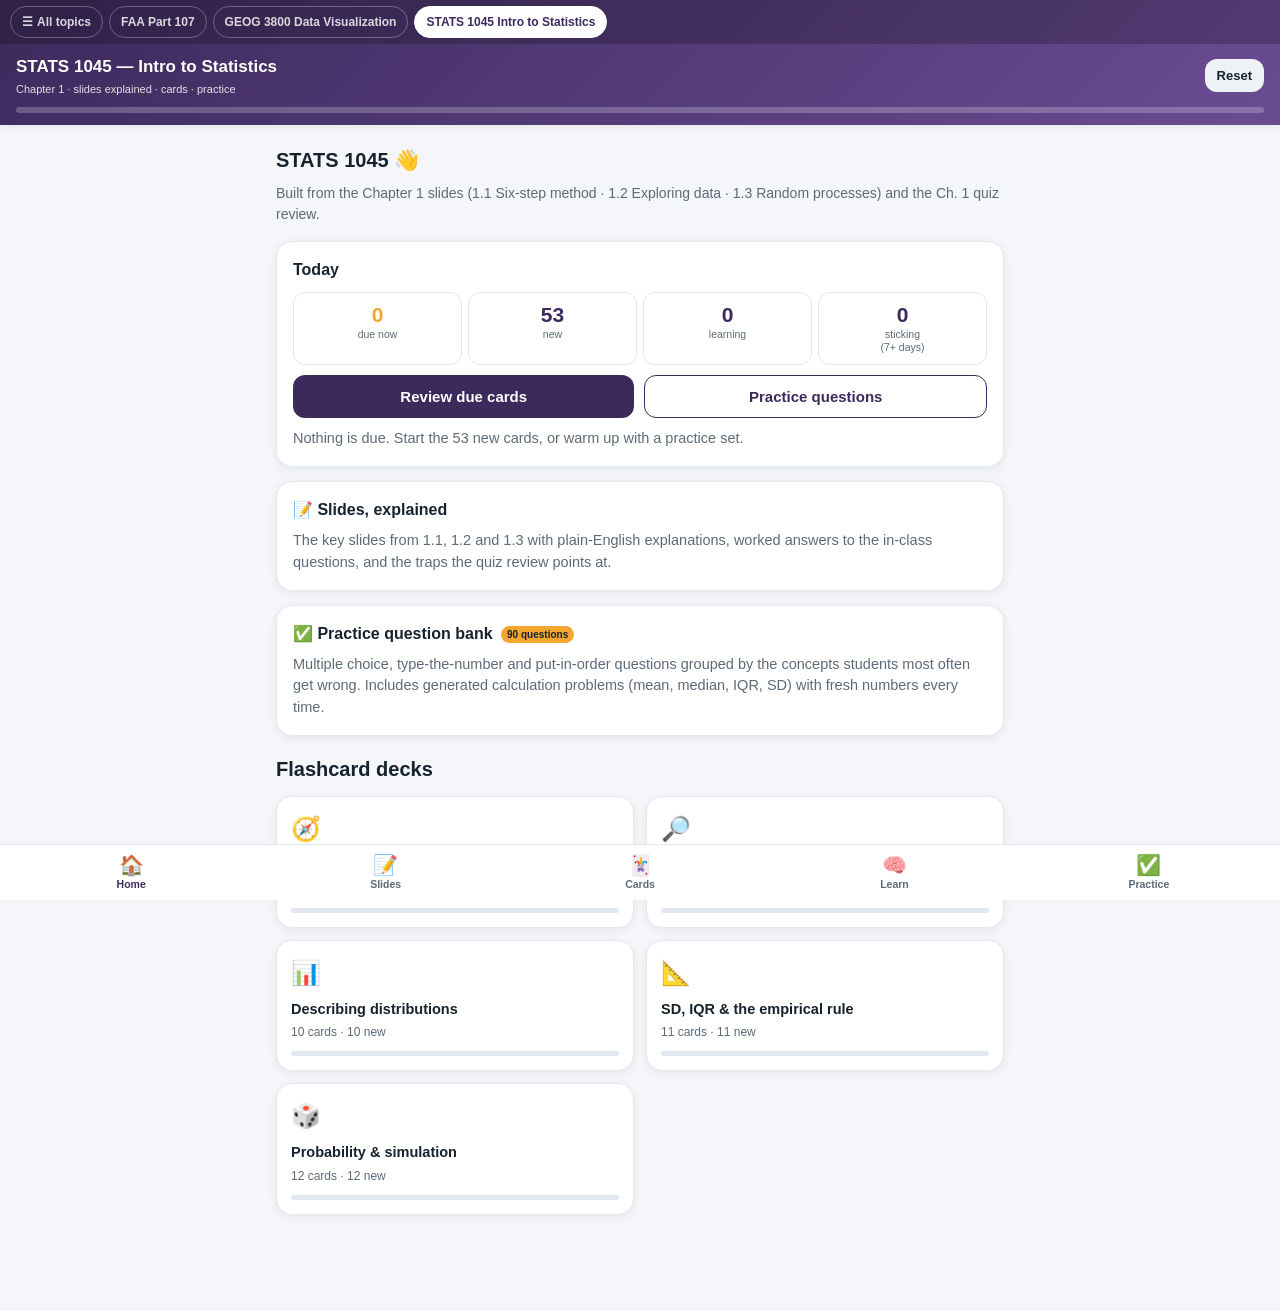
<file: stats1045/index.html>
<!DOCTYPE html>
<html lang="en">
<head>
<meta charset="UTF-8">
<meta name="viewport" content="width=device-width, initial-scale=1.0, maximum-scale=1.0, user-scalable=no, viewport-fit=cover">
<meta name="apple-mobile-web-app-capable" content="yes">
<meta name="apple-mobile-web-app-status-bar-style" content="black-translucent">
<meta name="apple-mobile-web-app-title" content="STATS 1045">
<meta name="theme-color" content="#3d2a5c">
<title>STATS 1045 Intro to Statistics — Study Guide</title>
<link rel="stylesheet" href="../shared/topics.css">
<style>
:root{
  --navy:#3d2a5c; --navy2:#6a4c93; --sky:#8a6bbe; --accent:#f4a72f;
  --bg:#f4f6f9; --card:#fff; --ink:#16222e; --muted:#5d6b78;
  --line:#e2e8f0; --good:#1f9d57; --bad:#d6453d; --warn:#b26a00;
  --shadow:0 2px 10px rgba(16,34,46,.07);
  color-scheme:light;
}
*{box-sizing:border-box;-webkit-tap-highlight-color:transparent;}
html,body{margin:0;padding:0;background:var(--bg);color:var(--ink);
  font-family:-apple-system,BlinkMacSystemFont,"Segoe UI",Roboto,Helvetica,Arial,sans-serif;
  -webkit-text-size-adjust:100%;line-height:1.5;}
a{color:var(--sky);}
header{position:sticky;top:0;z-index:40;background:linear-gradient(135deg,var(--navy),var(--navy2));
  color:#fff;padding:calc(env(safe-area-inset-top) + 12px) 16px 12px;box-shadow:var(--shadow);}
header .row{display:flex;align-items:center;justify-content:space-between;gap:10px;}
header h1{font-size:17px;margin:0;font-weight:700;}
header .sub{font-size:11px;opacity:.85;margin-top:1px;}
.progbar{height:6px;background:rgba(255,255,255,.22);border-radius:99px;margin-top:10px;overflow:hidden;}
.progbar>i{display:block;height:100%;background:var(--accent);width:0;transition:width .4s;}
main{padding:16px 16px 96px;max-width:760px;margin:0 auto;}
.view{display:none;animation:fade .25s ease;}
.view.active{display:block;}
@keyframes fade{from{opacity:0;transform:translateY(6px);}to{opacity:1;transform:none;}}
h2.sec{font-size:20px;margin:4px 0 12px;}
.lead{color:var(--muted);font-size:14px;margin:-4px 0 16px;}
.card{background:var(--card);border:1px solid var(--line);border-radius:16px;padding:16px;box-shadow:var(--shadow);margin-bottom:14px;}
.card h3{margin:0 0 8px;font-size:16px;}
.card p{margin:8px 0;font-size:14.5px;}
.muted{color:var(--muted);font-size:13px;}
.center{text-align:center;}
.btn{display:inline-flex;align-items:center;justify-content:center;gap:6px;background:var(--navy);color:#fff;border:none;
  border-radius:12px;padding:12px 16px;font-size:15px;font-weight:600;cursor:pointer;width:100%;}
.btn.alt{background:#fff;color:var(--navy);border:1.5px solid var(--navy);}
.btn.ghost{background:#eef2f7;color:var(--ink);}
.btn.sm{padding:9px 12px;font-size:13px;width:auto;}
.btn:disabled{opacity:.5;}
.btn:active{filter:brightness(.95);}
.btnrow{display:flex;gap:10px;}
.pills{display:flex;flex-wrap:wrap;gap:8px;margin-bottom:14px;}
.pill{padding:8px 13px;border-radius:99px;background:#fff;border:1px solid var(--line);font-size:13px;font-weight:600;cursor:pointer;white-space:nowrap;}
.pill.on{background:var(--navy);color:#fff;border-color:var(--navy);}
.pills.scroll{flex-wrap:nowrap;overflow-x:auto;-webkit-overflow-scrolling:touch;scrollbar-width:none;margin:0 -16px 10px;padding:0 16px;}
.pills.scroll::-webkit-scrollbar{display:none;}
.tiles{display:grid;grid-template-columns:1fr 1fr;gap:12px;}
.tile{background:var(--card);border:1px solid var(--line);border-radius:16px;padding:14px;box-shadow:var(--shadow);cursor:pointer;transition:transform .12s;}
.tile:active{transform:scale(.97);}
.tile .ic{font-size:24px;}
.tile .t{font-weight:700;margin-top:8px;font-size:14.5px;}
.tile .d{color:var(--muted);font-size:12px;margin-top:3px;}
.tile .meter{height:5px;border-radius:99px;background:var(--line);margin-top:10px;overflow:hidden;}
.tile .meter>i{display:block;height:100%;background:var(--good);width:0;}
.stats{display:grid;grid-template-columns:repeat(4,1fr);gap:6px;margin:10px 0;}
.stat{background:#fff;border:1px solid var(--line);border-radius:12px;padding:10px 4px;text-align:center;font-size:10.5px;color:var(--muted);line-height:1.25;}
.stat b{display:block;font-size:21px;color:var(--navy);line-height:1.1;margin-bottom:2px;}
.stat.due b{color:var(--accent);}
/* Notes */
.lect{margin-bottom:22px;}
.lect h3{color:var(--navy);border-left:4px solid var(--accent);padding-left:10px;margin:18px 0 10px;font-size:16px;}
.note{background:#fffdf5;border:1px solid #efe4c2;border-left:4px solid #e2cf8a;border-radius:10px;padding:10px 12px;margin:8px 0;font-size:14.5px;white-space:pre-line;}
.note .lab{display:block;font-size:10px;font-weight:800;letter-spacing:.6px;text-transform:uppercase;color:#9a6a00;margin-bottom:3px;}
.ann{border-radius:10px;padding:10px 12px;margin:6px 0 12px 14px;font-size:14px;border:1px solid var(--line);background:#fff;}
.ann .lab{display:block;font-size:10px;font-weight:800;letter-spacing:.6px;text-transform:uppercase;margin-bottom:3px;}
.ann.x{background:#f1edf8;border-color:#d6cbe8;}.ann.x .lab{color:var(--navy2);}
.ann.c{background:#fdeeed;border-color:#f3c2be;}.ann.c .lab{color:var(--bad);}
.ann.t{background:#eaf3fb;border-color:#c5ddf3;}.ann.t .lab{color:#2f6fd6;}
.ann.e{background:#f3f7f3;border:1px dashed #b8d6b8;}.ann.e .lab{color:var(--good);}
.ann ul,.ann ol{margin:6px 0;padding-left:18px;}
.ann li{margin:3px 0;}
.ann .rev{margin-top:8px;font-size:12.5px;color:var(--sky);font-weight:700;cursor:pointer;}
.ann .hid{display:none;margin-top:8px;color:#1c5e36;font-weight:600;}
.ann.show .hid{display:block;}
body.notesonly .ann{display:none;}
table.ref{width:100%;border-collapse:collapse;font-size:12.5px;margin:8px 0;}
table.ref th,table.ref td{border:1px solid var(--line);padding:6px 7px;text-align:left;vertical-align:top;}
table.ref th{background:#f2f5f8;}
.kbd{background:#eef2f7;border-radius:6px;padding:1px 6px;font-size:12px;font-family:ui-monospace,Menlo,monospace;}
.formula{font-family:ui-monospace,Menlo,monospace;background:#16222e;color:#fff;border-radius:9px;padding:9px 10px;margin:7px 0;font-size:13px;overflow-x:auto;}
.toggle{display:flex;align-items:center;gap:8px;font-size:13px;font-weight:600;color:var(--muted);margin:-6px 0 12px;}
.toggle input{width:18px;height:18px;accent-color:var(--navy);}
/* Flashcards */
.box-info{display:flex;justify-content:space-between;font-size:12.5px;color:var(--muted);margin-bottom:8px;}
.fcwrap{perspective:1200px;}
.flashcard{position:relative;min-height:250px;transition:transform .45s;transform-style:preserve-3d;cursor:pointer;}
.flashcard.flip{transform:rotateY(180deg);}
.fc-face{position:absolute;inset:0;backface-visibility:hidden;-webkit-backface-visibility:hidden;background:var(--card);border:1px solid var(--line);
  border-radius:18px;padding:22px 18px 30px;box-shadow:var(--shadow);display:flex;flex-direction:column;justify-content:center;align-items:center;text-align:center;overflow:auto;}
.fc-back{transform:rotateY(180deg);background:#f6f3fb;}
.fc-tag{position:absolute;top:12px;left:14px;font-size:10.5px;font-weight:800;letter-spacing:.5px;text-transform:uppercase;color:var(--sky);}
.fc-hint{position:absolute;bottom:10px;font-size:11px;color:var(--muted);}
.fc-face .q{font-size:18px;font-weight:700;line-height:1.35;}
.fc-face .a{font-size:15.5px;font-weight:600;line-height:1.4;text-align:left;width:100%;}
.fc-face .a ol{margin:4px 0;padding-left:20px;}
.fc-face .a li{margin:4px 0;}
.fc-face .why{margin-top:10px;font-size:13px;font-weight:500;color:#1c5e36;background:#e8f5e9;border-radius:10px;padding:8px 10px;text-align:left;width:100%;}
.fc-face .why b{color:var(--good);}
.rate{display:grid;grid-template-columns:repeat(4,1fr);gap:8px;margin-top:14px;}
.rate button{border:none;border-radius:12px;padding:10px 4px;color:#fff;font-weight:700;font-size:13.5px;cursor:pointer;line-height:1.2;}
.rate button small{display:block;font-weight:600;font-size:10.5px;opacity:.85;}
.rate .r1{background:var(--bad);}.rate .r2{background:#e08a00;}.rate .r3{background:var(--good);}.rate .r4{background:#2f6fd6;}
.rate.hidden{visibility:hidden;}
.done{background:#fff;border:1px solid var(--line);border-radius:16px;padding:22px 16px;text-align:center;}
.done .big{font-size:40px;}
/* Learn + Practice */
.lq{background:#fff;border:1px solid var(--line);border-radius:16px;padding:16px;box-shadow:var(--shadow);}
.lq .eyebrow{font-size:10.5px;font-weight:800;letter-spacing:.6px;text-transform:uppercase;color:var(--sky);}
.lq .prompt{font-size:17px;font-weight:700;margin:6px 0 12px;line-height:1.35;}
.lq .prompt .data{display:block;font-family:ui-monospace,Menlo,monospace;font-size:16px;background:#f2f5f8;border-radius:8px;padding:6px 10px;margin-top:8px;letter-spacing:.5px;}
.opts{display:flex;flex-direction:column;gap:8px;}
.opt{text-align:left;background:#fff;border:1.5px solid var(--line);border-radius:12px;padding:11px 12px;font-size:14px;cursor:pointer;line-height:1.35;font-family:inherit;color:inherit;}
.opt:active{background:#f6f8fa;}
.opt.ok{border-color:var(--good);background:#e8f5e9;}
.opt.no{border-color:var(--bad);background:#fdeeed;}
.opt.dim{opacity:.55;}
.opt .letter{display:inline-block;width:22px;font-weight:800;color:var(--navy2);}
.steps .opt{display:flex;gap:10px;align-items:flex-start;}
.steps .opt .n{flex:0 0 22px;height:22px;border-radius:50%;background:#eef2f7;color:var(--navy);font-size:12px;font-weight:800;display:flex;align-items:center;justify-content:center;}
.steps .opt.ok .n{background:var(--good);color:#fff;}
.steps .opt.shake{animation:shake .3s;}
@keyframes shake{0%,100%{transform:translateX(0)}25%{transform:translateX(-5px)}75%{transform:translateX(5px)}}
textarea.write{width:100%;min-height:90px;border:1.5px solid var(--line);border-radius:12px;padding:10px;font-size:15px;font-family:inherit;resize:vertical;}
.answerrow{display:flex;gap:8px;align-items:stretch;}
.answerrow input{flex:1;min-width:0;border:1.5px solid var(--line);border-radius:12px;padding:11px 12px;font-size:16px;font-family:inherit;}
.answerrow input:focus{outline:none;border-color:var(--navy2);}
.answerrow .btn{width:auto;padding:0 16px;}
.inhint{font-size:12px;color:var(--muted);margin:6px 2px 0;}
.feedback{margin-top:12px;border-radius:12px;padding:12px;font-size:14px;}
.feedback.ok{background:#e8f5e9;border:1px solid #b8d6b8;}
.feedback.no{background:#fdeeed;border:1px solid #f3c2be;}
.feedback .lab{font-size:10.5px;font-weight:800;letter-spacing:.5px;text-transform:uppercase;display:block;margin-bottom:4px;}
.feedback .ans{font-weight:600;}
.feedback .ans ol{margin:4px 0;padding-left:20px;}
.feedback .why{margin-top:8px;color:#1c5e36;font-size:13.5px;}
.feedback .src{margin-top:8px;font-size:11.5px;color:var(--muted);font-weight:600;}
.lprog{height:5px;background:var(--line);border-radius:99px;overflow:hidden;margin:0 0 12px;}
.lprog>i{display:block;height:100%;background:var(--navy2);width:0;transition:width .3s;}
.ptile{background:var(--card);border:1px solid var(--line);border-radius:16px;padding:14px;box-shadow:var(--shadow);margin-bottom:12px;cursor:pointer;display:flex;gap:12px;align-items:flex-start;}
.ptile:active{transform:scale(.985);}
.ptile .ic{font-size:26px;flex:0 0 auto;}
.ptile .t{font-weight:700;font-size:15px;}
.ptile .tricky{font-size:12.5px;color:var(--muted);margin-top:3px;}
.ptile .tricky b{color:var(--bad);}
.ptile .meta{font-size:11.5px;color:var(--muted);margin-top:8px;display:flex;gap:8px;flex-wrap:wrap;}
.ptile .meta span{background:#eef2f7;border-radius:99px;padding:2px 8px;font-weight:700;}
.ptile .meta span.best{background:#e8f5e9;color:#1c5e36;}
.missed{margin-top:12px;text-align:left;}
.missed li{font-size:13px;margin:6px 0;}
.scorebig{font-size:46px;font-weight:800;text-align:center;}
.scorebig.pass{color:var(--good);}.scorebig.fail{color:var(--bad);}
nav.tabs{position:fixed;bottom:0;left:0;right:0;z-index:50;background:#fff;border-top:1px solid var(--line);
  display:flex;justify-content:space-around;padding:6px 4px calc(env(safe-area-inset-bottom) + 6px);}
nav.tabs button{flex:1;background:none;border:none;color:var(--muted);font-size:10.5px;font-weight:600;display:flex;flex-direction:column;align-items:center;gap:3px;cursor:pointer;padding:4px 2px;}
nav.tabs button .ic{font-size:20px;line-height:1;}
nav.tabs button.on{color:var(--navy);}
.badge{display:inline-block;min-width:18px;padding:1px 6px;border-radius:99px;background:var(--accent);color:#16222e;font-size:10px;font-weight:800;margin-left:4px;vertical-align:middle;}
.key{background:#fff6e6;border:1px solid #f3d89a;border-radius:12px;padding:12px;margin:12px 0;font-size:14px;}
.key b{color:#9a6a00;}
</style>
</head>
<body>
<header>
  <div class="topicbar" data-active="stats1045" data-root="../"></div>
  <div class="row">
    <div>
      <h1>STATS 1045 — Intro to Statistics</h1>
      <div class="sub" id="subline">Chapter 1 · slides explained · cards · practice</div>
    </div>
    <button class="btn sm ghost" id="resetBtn" style="width:auto">Reset</button>
  </div>
  <div class="progbar"><i id="overallProg"></i></div>
</header>

<main>
  <!-- HOME -->
  <section class="view active" id="view-home">
    <h2 class="sec">STATS 1045 👋</h2>
    <p class="lead">Built from the Chapter 1 slides (1.1 Six-step method · 1.2 Exploring data · 1.3 Random processes) and the Ch. 1 quiz review.</p>
    <div class="card">
      <h3>Today</h3>
      <div class="stats" id="homeStats"></div>
      <div class="btnrow" style="margin-top:6px">
        <button class="btn" onclick="startCards('all','due')">Review due cards</button>
        <button class="btn alt" onclick="go('practice')">Practice questions</button>
      </div>
      <p class="muted" id="homeHint" style="margin:10px 0 0"></p>
    </div>
    <div class="card" style="cursor:pointer" onclick="go('notes')">
      <h3>📝 Slides, explained</h3>
      <p class="muted" style="margin:4px 0 0">The key slides from 1.1, 1.2 and 1.3 with plain-English explanations, worked answers to the in-class questions, and the traps the quiz review points at.</p>
    </div>
    <div class="card" style="cursor:pointer" onclick="go('practice')">
      <h3>✅ Practice question bank <span class="badge" id="homeQCount"></span></h3>
      <p class="muted" style="margin:4px 0 0">Multiple choice, type-the-number and put-in-order questions grouped by the concepts students most often get wrong. Includes generated calculation problems (mean, median, IQR, SD) with fresh numbers every time.</p>
    </div>
    <h2 class="sec" style="margin-top:18px">Flashcard decks</h2>
    <div class="tiles" id="deckTiles"></div>
  </section>

  <!-- NOTES -->
  <section class="view" id="view-notes">
    <h2 class="sec">Slides, explained</h2>
    <p class="lead">Yellow blocks quote the slides. <b>Explain</b> unpacks the idea, <b>Watch out</b> is a common trap, <b>Tip</b> is how to answer it on a quiz, and <b>Try it</b> is a self-check from the slides.</p>
    <label class="toggle"><input type="checkbox" id="notesOnly"> Show slide text only (hide explanations)</label>
    <div id="notesBody"></div>
    <div class="btnrow" style="margin-top:8px">
      <button class="btn alt" onclick="startCards('all','due')">Flashcards →</button>
      <button class="btn" onclick="go('practice')">Practice questions →</button>
    </div>
  </section>

  <!-- FLASHCARDS -->
  <section class="view" id="view-cards">
    <h2 class="sec">Flashcards</h2>
    <p class="lead">Say the answer <i>before</i> flipping, then rate honestly. Your rating decides when the card returns.</p>
    <div class="pills scroll" id="cardPills"></div>
    <div class="pills" id="modePills"></div>
    <div class="box-info"><span id="deckLabel"></span><span id="deckCount"></span></div>
    <div id="cardStage"></div>
  </section>

  <!-- LEARN -->
  <section class="view" id="view-learn">
    <h2 class="sec">Learn mode</h2>
    <p class="lead">Adaptive practice from the flashcards: new cards as multiple choice, procedures as “put the steps in order”, cards you know as written recall.</p>
    <div class="pills scroll" id="learnPills"></div>
    <div id="learnStage"></div>
  </section>

  <!-- PRACTICE -->
  <section class="view" id="view-practice">
    <h2 class="sec">Practice questions</h2>
    <p class="lead">Quiz-style questions taken from or modeled on the class slides. Each concept lists the trap it hides. Answers are checked immediately with an explanation and the slide it came from.</p>
    <div id="practiceStage"></div>
  </section>
</main>

<nav class="tabs">
  <button data-go="home" class="on"><span class="ic">🏠</span>Home</button>
  <button data-go="notes"><span class="ic">📝</span>Slides</button>
  <button data-go="cards"><span class="ic">🃏</span><span>Cards<span class="badge" id="dueBadge" style="display:none"></span></span></button>
  <button data-go="learn"><span class="ic">🧠</span>Learn</button>
  <button data-go="practice"><span class="ic">✅</span>Practice</button>
</nav>

<script>
/* ============================================================
   PERSISTENCE
============================================================ */
const STORE='stats1045v1';
let state=JSON.parse(localStorage.getItem(STORE)||'{}');
state.cards=state.cards||{};   // card id -> {s,d,last,due,reps,lapses}
state.q=state.q||{};           // question id -> {tries,right}
state.best=state.best||{};     // concept id -> best %
state.notesOnly=!!state.notesOnly;
function save(){localStorage.setItem(STORE,JSON.stringify(state));renderProgress();}

/* ============================================================
   NAVIGATION
============================================================ */
function go(v){
  document.querySelectorAll('.view').forEach(x=>x.classList.remove('active'));
  document.getElementById('view-'+v).classList.add('active');
  document.querySelectorAll('nav.tabs button').forEach(b=>b.classList.toggle('on',b.dataset.go===v));
  window.scrollTo(0,0);
  if(v==='home')renderHome();
  if(v==='cards'&&!session)renderCardStart();
  if(v==='learn'&&!learn)renderLearnStart();
  if(v==='practice'&&!practice)renderPracticeStart();
}
document.querySelectorAll('nav.tabs button').forEach(b=>b.onclick=()=>go(b.dataset.go));
document.getElementById('resetBtn').onclick=()=>{
  if(confirm('Reset all STATS 1045 progress (card scheduling and practice scores)?')){
    state={cards:{},q:{},best:{},notesOnly:state.notesOnly};session=null;learn=null;practice=null;save();renderAll();go('home');
  }
};

/* ============================================================
   CONTENT: DECKS
============================================================ */
const DECKS=[
 {id:'six',icon:'🧭',title:'Six steps & research questions',blurb:'The investigation framework'},
 {id:'vars',icon:'🔎',title:'Observational units & variables',blurb:'Categorical, quantitative, or not a variable'},
 {id:'dist',icon:'📊',title:'Describing distributions',blurb:'Shape · center · spread · unusual'},
 {id:'spread',icon:'📐',title:'SD, IQR & the empirical rule',blurb:'Computing and interpreting spread'},
 {id:'prob',icon:'🎲',title:'Probability & simulation',blurb:'Long-run proportions'},
];

/* ============================================================
   CONTENT: SLIDES + ANNOTATIONS
   n = slide text   x = explain   c = watch out   t = tip   e = try it (ans)
============================================================ */
const NOTES=[
{title:'1.1 — The six-step method, observational units & variables',items:[
 {n:`Stat 1040/1045 — Why and How: data-based decision making. How do we know whether the data can be trusted? How correct are polls? How do we know whether one variable causes another?
One of the overarching goals in Statistics is to explain variability. If everybody was the same, we wouldn't need statistics.`},
 {x:`The whole course is about <b>variability</b>: people differ, measurements differ, samples differ. Statistics asks whether a pattern we see is a <i>genuine tendency</i> or just chance variation. Every later tool (p-values, confidence intervals) is a way of answering that question.`},
 {n:`Observational unit — the person or thing being measured (people, cities, universities, attempt at a process).
Variable — what is measured on an observational unit.
  Categorical — a group or category designation, usually a word or phrase.
  Quantitative — meaningful numerical value.
Data — the values measured or categories reported on individual objects of interest.`},
 {x:`Ask two questions of any study: <b>Who or what is one row of the spreadsheet?</b> That is the observational unit. <b>What is written in each column for that row?</b> Those are the variables. A variable has to be something you could record <i>for each individual unit</i>. "Quantitative" means the number is a meaningful amount — you could sensibly add, average, or compare sizes.`},
 {c:`<b>Numbers are not automatically quantitative.</b> An area code, ZIP code, or jersey number is a label written with digits — a <b>categorical</b> variable. Averaging area codes is meaningless. Ask: "Is arithmetic on this number meaningful?"`},
 {c:`<b>Summaries and research questions are not variables.</b> "Average age of people in our class" and "How many of you have not sent a text today?" describe <i>all</i> the units at once — they are summaries. "Do women send more texts than men?" is a research question; the variables hiding inside it are <i>gender</i> (categorical) and <i>number of texts</i> (quantitative). On the quiz the third choice, "not a variable," is there for exactly these.`},
 {e:`<b>Example 2 (slide 8):</b> classify each — number of texts sent today; whether the most recent text was incoming or outgoing; time of first text (AM/PM); year in school; major; area code of the most recent text.`,
  ans:`Number of texts → quantitative · incoming/outgoing → categorical · AM/PM → categorical (if recorded as a clock time like 10:00 it would be quantitative) · year in school → categorical · major → categorical · area code → categorical (a number used as a label).`},
 {e:`<b>Quiz review slide 2:</b> hair color; height in pounds; miles per gallon; marital status; average age of people in our class.`,
  ans:`Hair color → categorical · height in pounds → quantitative · miles per gallon → quantitative · marital status → categorical · average age → <b>not a variable</b> (a summary).`},
 {n:`A research question often looks for patterns in a variable, or compares a variable across different groups, or looks for a relationship between variables.`},
 {x:`Three shapes of research question, and how to spot them:
<ul><li><b>Pattern in one variable</b> — "How much, on average…?" / "What proportion…?" One variable, one group.</li>
<li><b>Compare a variable across groups</b> — "Do freshmen send more texts than seniors?" Two variables: a <i>categorical grouping</i> variable (year) and the response (texts).</li>
<li><b>Relationship between two variables</b> — "Is house price related to size?" Two variables measured on the same units, often both quantitative.</li></ul>`},
 {e:`<b>Example 3 (slides 12–14):</b> for each, name the observational unit and classify the variable(s). (a) How much did American consumers spend on Christmas presents in 2013? (b) What proportion of tropical storms turn into hurricanes? (c) Do students who pull all-nighters have lower GPAs? (d) Is the price of a house related to its size? (e) Does asking students about the number of texts first impact whether they assess themselves as texting too often?`,
  ans:`(a) unit: American consumers; variable: amount spent (quantitative). (b) unit: tropical storms; variable: whether it became a hurricane (categorical). (c) unit: college students; variables: whether they pull all-nighters (categorical), GPA (quantitative). (d) unit: houses; variables: price (quantitative), size (quantitative). (e) unit: students; variables: whether they were asked about number of texts first (categorical), whether they assess themselves as texting too often (categorical).`},
 {n:`Six steps of a statistical investigation:
1. Ask a research question.  2. Design a study and collect data.  3. Explore the data.  4. Draw inferences beyond the data.  5. Formulate conclusions.  6. Look back and ahead.`},
 {x:`<table class="ref"><tr><th>Step</th><th>What you do</th><th>Sleep-study version</th></tr>
<tr><td>1 Ask</td><td>Confirm the question can be answered with data (compare groups, relate two characteristics, survey opinions).</td><td>Does sleep restriction affect teens' hunger and the appeal of sweet foods?</td></tr>
<tr><td>2 Design & collect</td><td>Choose observational units, define variables, gather data systematically.</td><td>Units = adolescents; grouping variable = sleep condition (categorical); hunger rating, appeal of sweets, appeal of non-sweets, calories (all quantitative).</td></tr>
<tr><td>3 Explore</td><td>Numerical and graphical summaries; look for patterns.</td><td>Average ratings; histograms of hunger, appeal, calorie intake.</td></tr>
<tr><td>4 Infer</td><td>Genuine tendency or chance? How strong? (<b>p-value</b>)</td><td>Is the difference between sleep groups real or due to chance?</td></tr>
<tr><td>5 Conclude</td><td>Can it generalize? Is cause-and-effect warranted?</td><td>Are these teens representative of all teens? Did the sleep restriction <i>cause</i> the change?</td></tr>
<tr><td>6 Look back & ahead</td><td>Limitations; next studies.</td><td>Small sample, only measured after 5 nights, no activity data.</td></tr></table>`},
 {t:`<b>Matching questions:</b> the quiz gives you a sentence and asks which step. Key words: <i>averages / histograms</i> → Step 3. <i>Genuine tendency vs chance</i> → Step 4. <i>Generalize / cause-and-effect</i> → Step 5. <i>Limitations / future studies</i> → Step 6. <i>Observational units / how obtained / variables</i> → Step 2. The question itself → Step 1.`},
 {n:`Big idea: p-value — a measure of the strength of a tendency. Smaller p-value means stronger evidence of a genuine tendency.`},
 {x:`For now, treat the p-value as a dial: <b>small p-value = the data would be surprising if nothing were going on</b>, so it's strong evidence of a real effect. In the sleep study the smallest p-value (biggest difference) was for the appeal of sweets/desserts. You will compute p-values by simulation later; in Chapter 1 you only need to know what a smaller one means and that it belongs to Step 4.`},
]},
{title:'1.2 — Exploring data: shape, center, variability, unusual observations',items:[
 {n:`Graphical summaries: Categorical variable → bar graph (bars don't touch). Quantitative variable → histogram or dot plot. Each dot in a dot plot represents an observational unit; each histogram block can contain multiple observational units.`},
 {x:`The graph follows the variable type. A <b>bar graph</b> has one separated bar per category. A <b>dotplot</b> puts one dot per observational unit above a number line — great for seeing individual values. A <b>histogram</b> groups values into bins so each bar can hold many units — better for the overall pattern; changing the bin width changes the look. Horizontal axis: the variable with units. Vertical axis: count (or percent) of observational units.`},
 {n:`Four important features of a quantitative variable's distribution: Shape · Center · Variability (spread) · Unusual observations.`},
 {x:`When asked to "describe the distribution," hit all four in order:
<ul><li><b>Shape</b> — symmetric, or skewed? <b>Left skewed = long left tail</b>; <b>right skewed = long right tail</b>. Name the direction of the <i>tail</i>, not the bump.</li>
<li><b>Center</b> — a typical value: <b>mean</b> (balance point of the histogram) or <b>median</b> (cuts the data in half). Mode = most common value.</li>
<li><b>Variability</b> — <b>SD</b> (typical distance from the mean) or <b>IQR</b> (range of the middle half); range = max − min.</li>
<li><b>Unusual observations</b> — outliers far from the pattern; try to explain them.</li></ul>`},
 {n:`Mean: add the numbers and divide by how many. Ex 6, 12, 15, 8, 4 → (6+12+15+8+4)/5 = 9. On a histogram: the balance point.
Median: the middle number after ordering. Ex 4, 6, 8, 12, 15 → 8. Ex 4, 6, 8, 9, 12, 15 → (8+9)/2 = 8.5. On a histogram: cuts it in half, 50% each side.`},
 {t:`<b>Median with an even count:</b> order the values, average the two middle ones. Always order first — "the middle of the list as given" is the classic slip.`},
 {x:`<b>Skew pulls the mean toward the tail.</b> Right skewed → mean &gt; median. Left skewed → mean &lt; median. Symmetric → mean ≈ median. Reason: the mean is a balance point, so a long tail acts like a weight far out on a seesaw; the median only counts how many values are on each side.`},
 {n:`Standard Deviation (SD): a measure of the spread about the mean. Low SD (close to 0): values close to the mean. High SD: values more spread out. Ex 4, 6, 7, 8, 11, 12, 15 → SD = 3.55.
Range = largest − smallest = 15 − 4 = 11.  IQR = Q3 − Q1 = 12 − 6 = 6 (range of the middle half).`},
 {n:`Deviation = Observation − Mean. Positive above average, negative below. The sum of the deviations is zero.
The SD measures the "average" (typical) deviation size from the mean: how far away, on average, the data are from the mean.`},
 {x:`<b>How to calculate the SD (the class method):</b>
<ol><li>Find the mean.</li><li>Find each deviation (value − mean). They add to 0.</li><li>Square each deviation (units get squared too).</li><li>Take the <b>mean</b> of the squared deviations.</li><li>Take the square root (units are back to normal).</li></ol>
For 4, 6, 7, 8, 11, 12, 15: mean = 9; deviations −5, −3, −2, −1, 2, 3, 6; squares 25, 9, 4, 1, 4, 9, 36 (sum 88); 88 ÷ 7 = 12.57; √12.57 = <b>3.55</b>. ✓ matches the slide.
<div class="formula">SD = √( Σ(x − mean)² ÷ n )</div>
Note the class divides by <b>n</b> (the number of values). Some calculators' "sample SD" divides by n − 1 and would give 3.83 here — use the slide method on quizzes unless told otherwise.`},
 {c:`<b>Check Your Understanding (slide 12):</b> the SD of −7, −7, −7, −7, −7 is <b>0</b>, not −7 or 7. Every value equals the mean, so every deviation is 0. The SD can never be negative, and it is 0 only when all values are identical.`},
 {x:`<b>Interpreting an SD in words</b> (Super Bowl anthems, mean 108.465 s, SD 20.477 s): "Anthem lengths typically differ from the average of about 108.5 seconds by about 20.5 seconds." Template: <i>[values] typically fall about [SD] [units] from the mean of [mean] [units].</i> Do not say "95% are within 20.5 s" — that's the 2-SD rule, not the SD itself.`},
 {x:`<b>IQR</b> = Q3 − Q1, the spread of the middle 50%. Q1 is the median of the lower half, Q3 the median of the upper half (with an odd count, leave the overall median out of both halves). For 4, 6, 7, 8, 11, 12, 15: lower half 4, 6, 7 → Q1 = 6; upper half 11, 12, 15 → Q3 = 12; IQR = 6.`},
 {n:`Properties of the SD (symmetric distributions): about 68% of observations within 1 SD of the mean; about 95% within 2 SDs; about 99.7% within 3 SDs.
One way to declare an observation "unusual" is if it falls more than 2 SD from the mean — happens less than 5% of the time, roughly. Unusual observations are the 5% in the "tails."`},
 {x:`The <b>empirical rule (68–95–99.7)</b> works for symmetric, bell-shaped ("normal") distributions. Using the anthems: mean ± 2 SD = 108.465 ± 40.954 → about <b>67.5 s to 149.4 s</b> holds ~95% of anthems. So an anthem longer than ~150 s or shorter than ~67 s would be <i>unusual</i>. The 2-SD rule also gives a quick way to <b>estimate an SD from a picture</b>: almost all the data spans about 4 SDs, so SD ≈ (overall spread of the bulk) ÷ 4.`},
 {t:`"Best guess for the next anthem, give or take?" → best guess = the <b>mean</b> (about 108 s); give or take = the <b>SD</b> (about 20 s).`},
 {n:`Do extreme values (outliers) affect the center? the shape? the spread?`},
 {x:`<table class="ref"><tr><th>Measure</th><th>Affected by outliers?</th></tr>
<tr><td>Mean</td><td><b>Yes</b> — pulled toward the outlier</td></tr><tr><td>Median</td><td>Barely — <i>resistant</i></td></tr>
<tr><td>SD</td><td><b>Yes</b> — squared deviations make it very sensitive</td></tr><tr><td>Range</td><td><b>Yes</b> — max or min <i>is</i> the outlier</td></tr><tr><td>IQR</td><td>Barely — <i>resistant</i> (middle half ignores the ends)</td></tr>
<tr><td>Shape</td><td>Yes — outliers create or stretch a tail (skew)</td></tr></table>
Rule: for <b>skewed</b> data or data with outliers, report <b>median and IQR</b>; for roughly symmetric data, <b>mean and SD</b>.`},
 {e:`<b>Slide 23 — predict from context:</b> for GPA of high-school students, income of Americans, and ACT scores: what shape? how do mean and median compare? SD or IQR?`,
  ans:`<b>GPA</b>: bunched near the top with a tail toward low values → left skewed; mean &lt; median; IQR is safer. <b>Income</b>: most people moderate, a few very high → right skewed; mean &gt; median; use median & IQR. <b>ACT scores</b>: roughly symmetric/bell-shaped; mean ≈ median; SD is fine.`},
 {e:`<b>Quiz review slides 12–13 — three cities' daily temperatures (28 days each):</b> Lincoln's dots are spread widely, Sedona's are bunched, SLO's are centered farthest right. Which has the largest mean? the largest SD? Lincoln had 2 days at 72° or higher, Sedona 0, SLO 9 — what proportions?`,
  ans:`Largest mean → SLO (center farthest right). Largest SD → Lincoln (most spread out). Unusual observations → Lincoln's two lowest values around 12–13°. Proportions ≥ 72°: Lincoln 2/28 ≈ 0.07, Sedona 0/28 = 0, SLO 9/28 ≈ 0.32.`},
 {c:`<b>Observational units in that slide are the days</b> (each dot is one day's average temperature), even though the slide's label says "months." Each dot = one observational unit is the rule that tells you.`},
]},
{title:'1.3 — Exploring random processes: probability as a long-run proportion',items:[
 {n:`The probability of an outcome is the long-run proportion of times an outcome from a random process occurs if the process is repeated indefinitely under identical conditions.
A probability can be written as a decimal (0.3333), a fraction (1/3), or a percentage (33.33%). A probability is always between 0 and 1.`},
 {x:`Three ingredients in the definition, and quizzes test each: <b>random process</b> (what is repeated — a coin toss, a door pick), <b>long-run</b> (repeated a huge number of times, not 3 or 10), and <b>proportion</b> (successes ÷ repetitions). A probability describes what happens <i>across many repetitions</i>, not what will happen on the next one.`},
 {t:`<b>Interpretation template</b> (objective 1.3.1): "If [random process] were repeated a very large number of times, [outcome] would occur in about [probability] of the repetitions." Slide version: "In thousands of rounds of picking a door from 3 doors, the contestant is expected to pick the door with the car 1/3 of the time." Saying "there's a 1/3 chance" just restates the number — it is not an interpretation.`},
 {c:`<b>Interpreting ≠ evaluating.</b> "A 20% chance of rain" <i>means</i> that in the long run, about 20% of days with weather like today's have rain. Whether 20% is "likely" or "unlikely" is a separate judgment. And 20% never means "it won't rain."`},
 {n:`John Kerrich tossed a coin 10,000 times and got 5,067 heads. Long-run? Proportion? Did the long-run proportion equal the probability of heads?`},
 {x:`Random process: tossing the coin. Proportion: 5,067 ÷ 10,000 = <b>0.5067</b>. It is very close to 0.5 but not exactly — with a finite number of tosses we always see some chance variability. The observed proportion (a <b>statistic</b>, p̂) estimates the true probability (a <b>parameter</b>, π); the law of averages says the estimate gets closer as the number of repetitions grows.`},
 {n:`A random process is a repeatable process where the result for an individual attempt is not known in advance but there is a predictable pattern to the results in the long run. A simulation is an artificial re-creation of a random process.`},
 {n:`Monty Hall: pick-and-hold wins about 1/3 of the time; pick-and-switch wins about 2/3.`},
 {x:`Your first pick is right 1/3 of the time. Staying keeps that 1/3. When you switch, you win exactly when your first pick was wrong — 2/3 of the time — because Monty always removes a goat door. The applet table (50 → 10,000 games) shows the win percentages wobbling at first and settling near 33% and 67%: that settling <i>is</i> "the long run."`},
 {n:`Simulate picking the car with physical devices: a 3-section spinner (one color = car); 3 tickets in a box (car, goat, goat); 3 cards (Jack = car, 7 = goat, 10 = goat); a die (1–2 = car door, 3–4 = goat, 5–6 = goat). Repeat many times and track the proportion of wins.`},
 {x:`A good physical simulation matches the <b>number of equally likely outcomes</b> to the real process. Three doors → three equally likely results, so: 3 spinner sectors, 3 tickets, 3 cards, or a die with its six faces split into <b>three pairs</b>. Using "1 = car, 2–6 = goat" would be wrong — that gives the car 1/6 instead of 1/3. Then: repeat many times, record win/lose each time, and the proportion of wins estimates the probability.`},
 {n:`The process to find long-run probabilities: identify the random process → simulate it → repeat many, many times (usually thousands) → the long run is reached when proportions seem stable and stop changing → count the outcomes of interest and divide by repetitions (long-run proportion) → that long-run proportion is the probability.`},
 {e:`<b>Slide 15:</b> the instructor simulated rolling two dice 20,000 times. About what proportion of the rolls were 7s (2 decimals)?`,
  ans:`There are 6 ways to make 7 out of 36 equally likely pairs → 6/36 = 0.1667 ≈ <b>0.17</b>. Seven is the most likely sum of two dice.`},
 {n:`Accuracy improves with a larger number of repetitions. The exception: what if we want EXACTLY 50% heads? Is that more likely with fewer or more repetitions?`},
 {c:`<b>The trick question of 1.3.</b> More repetitions → the observed proportion gets <b>closer</b> to the true probability. But hitting the probability <b>exactly</b> (e.g., exactly 50% heads) is <b>less</b> likely with more tosses: 5 of 10 is quite likely; exactly 5,000 of 10,000 is rare. Closer, but not exact.`},
 {n:`Random sampling (2.1 preview): Sample — the observational units on which data are collected. Sample size — the number of observational units. Random sampling is a chance process. Statistic — a number summarizing the results of a sample.`},
 {x:`Vocabulary that carries through the whole course: a <b>parameter</b> is the long-run/true value (symbols <b>π</b> for a proportion, <b>μ</b> for a mean); a <b>statistic</b> is the number you compute from your sample (<b>p̂</b>, <b>x̄</b>). Random sampling is itself a random process, so statistics vary from sample to sample — the same idea as Kerrich's 0.5067 not being exactly 0.5.`},
]}
];

/* ============================================================
   CONTENT: FLASHCARDS
============================================================ */
const CARDS=[
// Six steps & research questions
{id:'s1',deck:'six',q:'The six steps of a statistical investigation, in order.',a:['Ask a research question.','Design a study and collect data.','Explore the data.','Draw inferences beyond the data.','Formulate conclusions.','Look back and ahead.'],why:'Objective 1.1.1. Quizzes give you a sentence from a study and ask which step it belongs to.'},
{id:'s2',deck:'six',q:'Step 1 — Ask a research question. What do you confirm?',a:'That the question can be addressed by collecting data. Typical questions compare groups, ask how two characteristics are related, or survey opinions.',why:'If no data could answer it, it is not a statistical research question.'},
{id:'s3',deck:'six',q:'Step 2 — Design a study and collect data. What gets decided here?',a:'How to select the people or objects (observational units), which variables to measure, and how to gather the data carefully and systematically.',why:'"What are the observational units and how were they obtained?" is a Step 2 question.'},
{id:'s4',deck:'six',q:'Step 3 — Explore the data. What does it involve?',a:'Numerical summaries (averages, proportions) and graphical summaries (dotplots, histograms) to look for patterns related to the question.',why:'Any sentence about averages or histograms is Step 3.'},
{id:'s5',deck:'six',q:'Step 4 — Draw inferences beyond the data. What is the key question?',a:'Do the findings reflect a genuine tendency, or could the discrepancy be due to chance? How strong is the tendency (p-value)?',why:'"Genuine tendency vs chance" = Step 4.'},
{id:'s6',deck:'six',q:'Step 5 — Formulate conclusions. Two questions asked here?',a:'Can the inferences be generalized to a larger group or process? Is a cause-and-effect conclusion warranted?',why:'"Generalize" and "cause-and-effect" are the Step 5 keywords.'},
{id:'s7',deck:'six',q:'Step 6 — Look back and ahead. What do you do?',a:'Point out limitations of the study and suggest new studies to build on the findings.',why:'Sleep study: small sample, only measured after 5 nights, no activity data.'},
{id:'s8',deck:'six',q:'The three kinds of research question.',a:'1) A pattern in one variable ("how much on average / what proportion"). 2) Compare a variable across groups. 3) A relationship between two variables.',why:'Comparing across groups always involves a categorical grouping variable plus a response variable.'},
{id:'s9',deck:'six',q:'In this course\'s words, what is a p-value?',a:'A measure of the strength of a tendency. A smaller p-value means stronger evidence of a genuine tendency.',why:'It belongs to Step 4. In the sleep study the smallest p-value was for the appeal of sweet/dessert foods.'},
{id:'s10',deck:'six',q:'Why do we need statistics at all, according to the slides?',a:'To explain variability. If everybody were the same, we wouldn\'t need statistics.',why:'Every later tool asks whether an observed pattern is real or just chance variability.'},
// Observational units & variables
{id:'v1',deck:'vars',q:'Observational unit — definition.',a:'The person or thing being measured (people, cities, universities, an attempt at a process). One row of the data.',why:'Ask "who or what is one row of the spreadsheet?"'},
{id:'v2',deck:'vars',q:'Variable — definition.',a:'What is measured on each observational unit; any characteristic that can be assigned a number or a category.',why:'It must be recordable for each individual unit — not a summary of the whole group.'},
{id:'v3',deck:'vars',q:'Categorical variable — definition and examples.',a:'A group or category designation, usually a word or phrase. Examples: major, marital status, hair color, incoming vs outgoing, area code.',why:'Area code is categorical even though it is written with digits.'},
{id:'v4',deck:'vars',q:'Quantitative variable — definition and examples.',a:'A meaningful numerical value — arithmetic on it makes sense. Examples: height, number of texts sent today, miles per gallon, GPA.',why:'Test: would averaging these numbers mean something?'},
{id:'v5',deck:'vars',q:'Is "average age of people in our class" a variable?',a:'No — it is a summary of all the observational units. The variable is age (quantitative), measured on each person.',why:'"Average of…", "proportion of…", "how many of you…" are summaries, not variables.'},
{id:'v6',deck:'vars',q:'Is "Do women tend to send more texts than men?" a variable?',a:'No — it is a research question. The variables inside it are gender (categorical) and number of texts sent (quantitative).',why:'The quiz offers "not a variable" as a third choice for exactly this.'},
{id:'v7',deck:'vars',q:'Time of your first text today recorded as AM/PM — categorical or quantitative? What if recorded as 10:00?',a:'AM/PM → categorical (two groups). Recorded as a clock time such as 10:00 → quantitative.',why:'How the value is recorded decides the type, not the thing being measured.'},
{id:'v8',deck:'vars',q:'Sleep study: observational units and the variables with their types.',a:'Units: the adolescents in the study. Grouping variable: sleep condition (restricted vs healthy) — categorical. Hunger rating, appeal of sweet foods, appeal of non-sweet foods, daily calorie intake — quantitative.',why:'Comparing groups always has one categorical grouping variable.'},
{id:'v9',deck:'vars',q:'"What proportion of tropical storms turn into hurricanes?" — observational unit and variable?',a:'Unit: a tropical storm. Variable: whether it became a hurricane (categorical). The proportion is the summary.',why:'Pattern-in-one-variable question; the summary is a proportion because the variable is categorical.'},
{id:'v10',deck:'vars',q:'Which graph for a categorical variable? For a quantitative variable?',a:'Categorical → bar graph (bars don\'t touch). Quantitative → dotplot or histogram.',why:'In a dotplot each dot is one observational unit; a histogram bar can hold many.'},
// Describing distributions
{id:'d1',deck:'dist',q:'The four features to discuss for a quantitative variable\'s distribution.',a:'Shape, center, variability (spread), and unusual observations.',why:'Hit all four, in this order, whenever asked to "describe the distribution."'},
{id:'d2',deck:'dist',q:'Left skewed vs right skewed — how do you tell?',a:'Name the direction of the long tail. Left skewed = long left tail (bulk on the right). Right skewed = long right tail (bulk on the left).',why:'Skew is the tail, not the bump.'},
{id:'d3',deck:'dist',q:'Two measures of center and two measures of spread used in class.',a:'Center: mean and median. Spread: standard deviation (SD) and interquartile range (IQR). Range (max − min) is also mentioned.',why:'Pair them: mean with SD (symmetric), median with IQR (skewed).'},
{id:'d4',deck:'dist',q:'Where are the mean and the median on a histogram?',a:'Mean = the balance point of the histogram. Median = the point that cuts the histogram in half (50% of the data on each side).',why:'Because the mean is a balance point, a long tail pulls it toward the tail.'},
{id:'d5',deck:'dist',q:'How do you find the median of 6, 12, 15, 8, 4, 9?',a:'Order: 4, 6, 8, 9, 12, 15. Even count, so average the two middle values: (8 + 9) / 2 = 8.5.',why:'Order first. For an odd count the median is the single middle value (4, 6, 8, 12, 15 → 8).'},
{id:'d6',deck:'dist',q:'How do the mean and median compare in a right-skewed distribution? Left-skewed? Symmetric?',a:'Right skewed: mean > median. Left skewed: mean < median. Symmetric: mean ≈ median.',why:'The mean is pulled toward the long tail; the median only counts how many values are on each side.'},
{id:'d7',deck:'dist',q:'Which measures are affected by outliers, and which are resistant?',a:'Affected: mean, SD, range (and shape — outliers create a tail). Resistant: median and IQR.',why:'That is why skewed data are summarized with median and IQR.'},
{id:'d8',deck:'dist',q:'Predict shape, mean vs median, and SD vs IQR for: GPA of high-school students; income of Americans; ACT scores.',a:'GPA: left skewed, mean < median, prefer IQR. Income: right skewed, mean > median, prefer IQR. ACT: roughly symmetric, mean ≈ median, SD is fine.',why:'Ceilings (4.0 GPA) make left skew; a few huge values (income) make right skew.'},
{id:'d9',deck:'dist',q:'Dotplot vs histogram — what does each element represent?',a:'Dotplot: each dot is one observational unit (good for individual values). Histogram: each bar is a bin that can contain many units (good for overall pattern); bin width is a choice.',why:'Axis labels: horizontal = the variable with units; vertical = count or percent of observational units.'},
{id:'d10',deck:'dist',q:'What is the mode of a distribution?',a:'The most common data value (the tallest bar on a histogram).',why:'A third measure of center mentioned in the quiz review alongside mean and median.'},
// SD, IQR & empirical rule
{id:'p1',deck:'spread',q:'What is a deviation, and what do all the deviations add up to?',a:'Deviation = observation − mean. Positive above the mean, negative below. The deviations always sum to 0.',why:'The mean balances the histogram, so the positives and negatives cancel exactly.'},
{id:'p2',deck:'spread',q:'Interpret a standard deviation in words (anthems: mean 108.465 s, SD 20.477 s).',a:'Anthem lengths typically differ from the mean of about 108.5 seconds by about 20.5 seconds.',why:'Template: values typically fall about [SD] from the mean of [mean]. Not "95% within 20.5 s."'},
{id:'p3',deck:'spread',q:'Steps to calculate the SD (class method).',a:['Find the mean of the observations.','Calculate each deviation from the mean.','Square the deviations.','Take the mean of the squared deviations.','Take the square root.'],why:'Divide by n (the class divides by the number of values). Squaring then rooting brings the units back to normal.'},
{id:'p4',deck:'spread',q:'What is the SD of −7, −7, −7, −7, −7?',a:'0. Every value equals the mean, so every deviation is 0.',why:'An SD is never negative and is 0 only when all values are identical.'},
{id:'p5',deck:'spread',q:'IQR — definition and the value for 4, 6, 7, 8, 11, 12, 15.',a:'IQR = Q3 − Q1, the range of the middle half of the data. Q1 = 6, Q3 = 12, so IQR = 6.',why:'Q1 is the median of the lower half (4, 6, 7), Q3 the median of the upper half (11, 12, 15).'},
{id:'p6',deck:'spread',q:'Range — definition and the value for 4, 6, 7, 8, 11, 12, 15.',a:'Range = largest − smallest = 15 − 4 = 11.',why:'The range uses only two values, so a single outlier changes it completely.'},
{id:'p7',deck:'spread',q:'The empirical rule (symmetric distributions).',a:'About 68% of observations within 1 SD of the mean, about 95% within 2 SDs, about 99.7% within 3 SDs.',why:'Only for symmetric, bell-shaped data.'},
{id:'p8',deck:'spread',q:'One way to declare an observation "unusual"?',a:'It falls more than 2 SDs from the mean — which happens less than about 5% of the time (the 5% in the tails).',why:'Unusual = the tails outside the middle 95%.'},
{id:'p9',deck:'spread',q:'Anthems: mean 108.465 s, SD 20.477 s. Interval holding ~95%? Best guess for the next anthem, give or take?',a:'Mean ± 2 SD = 108.465 ± 40.954 → about 67.5 s to 149.4 s. Best guess ≈ 108 s, give or take ≈ 20 s.',why:'Best guess = mean; give or take = SD.'},
{id:'p10',deck:'spread',q:'Why does the SD end up in the same units as the data?',a:'Squaring the deviations squares the units; taking the square root at the end brings them back.',why:'Step 3 squares, step 5 un-squares.'},
{id:'p11',deck:'spread',q:'How can you estimate an SD from a dotplot using the 2-SD rule?',a:'Almost all the data (≈95%) spans about 4 SDs (2 on each side), so SD ≈ width of the bulk of the data ÷ 4.',why:'Slide 21: "use the 2-SD empirical rule to estimate the size of a standard deviation."'},
// Probability & simulation
{id:'r1',deck:'prob',q:'Probability of an outcome — definition.',a:'The long-run proportion of times the outcome occurs if the random process is repeated indefinitely under identical conditions.',why:'Three ingredients: random process, long run, proportion.'},
{id:'r2',deck:'prob',q:'Three ways to write a probability, and its possible range.',a:'Decimal (0.3333), fraction (1/3), or percentage (33.33%). Always between 0 and 1 (0% and 100%).',why:'A "probability" of 1.2 or −0.1 is impossible.'},
{id:'r3',deck:'prob',q:'Random process — definition.',a:'A repeatable process where the result of an individual attempt is not known in advance, but there is a predictable pattern in the long run.',why:'Coin toss, die roll, spinner, picking a door, random sampling.'},
{id:'r4',deck:'prob',q:'What is a simulation?',a:'An artificial re-creation of a random process, used to see how often outcomes occur in the long run.',why:'Physical (cards, dice, spinners) or computer (applets).'},
{id:'r5',deck:'prob',q:'Kerrich tossed a coin 10,000 times and got 5,067 heads. Proportion? Did it equal the probability?',a:'5,067 / 10,000 = 0.5067. Close to 0.5 but not exactly — chance variability remains even in a long run.',why:'The observed proportion (statistic) estimates the probability (parameter).'},
{id:'r6',deck:'prob',q:'Interpret "the probability of picking the door with the car is 1/3."',a:'In thousands of rounds of picking one of 3 doors, the contestant would pick the car door about 1/3 of the time.',why:'An interpretation talks about many repetitions — not about the next round.'},
{id:'r7',deck:'prob',q:'The process to find a long-run probability by simulation, in order.',a:['Identify the random process (e.g., roll 2 dice and take the sum).','Simulate it (e.g., use a computer to roll the dice).','Repeat many, many times (usually thousands).','Long run reached: proportions stabilize and stop changing.','Count the outcome of interest and divide by the number of repetitions.','That long-run proportion is the probability.'],why:'Slide 16 of 1.3 gives these scrambled and asks for the order.'},
{id:'r8',deck:'prob',q:'Effect of more repetitions on a simulated probability — and the exception.',a:'More repetitions → the approximate probability gets closer to the true probability. Exception: getting EXACTLY the probability (e.g., exactly 50% heads) becomes LESS likely.',why:'Closer, but not exact. 5/10 is common; exactly 5,000/10,000 is rare.'},
{id:'r9',deck:'prob',q:'Monty Hall: long-run win rates for "stay" and "switch"?',a:'Stay ≈ 1/3 (33%). Switch ≈ 2/3 (67%).',why:'Switching wins whenever the first pick was wrong, which is 2/3 of the time.'},
{id:'r10',deck:'prob',q:'Most likely sum when rolling two dice, and its probability?',a:'7, with probability 6/36 ≈ 0.17.',why:'Six of the 36 equally likely pairs add to 7 (1+6, 2+5, 3+4, 4+3, 5+2, 6+1).'},
{id:'r11',deck:'prob',q:'How do you simulate the 3-door car pick with a single die?',a:'Split the six faces into three pairs: 1–2 = the car door, 3–4 = a goat door, 5–6 = a goat door. Roll, record car or goat, repeat many times.',why:'Each door needs the same chance (1/3), so each gets two faces. "1 = car, 2–6 = goat" would give 1/6.'},
{id:'r12',deck:'prob',q:'Sample, sample size, statistic, parameter — definitions and symbols.',a:'Sample: the observational units data are collected on. Sample size: how many units. Statistic: a number summarizing a sample (p̂, x̄). Parameter: the long-run/true value (π, μ).',why:'Random sampling is a random process, so statistics vary from sample to sample.'},
];
const CARD_BY_ID=Object.fromEntries(CARDS.map(c=>[c.id,c]));
const DECK_BY_ID=Object.fromEntries(DECKS.map(d=>[d.id,d]));

/* ============================================================
   CONTENT: PRACTICE QUESTION BANK
   Concepts group questions by the trap they hide.
   Types: mc (opts, ans=index) · num (ans, tol) · text (ans=[alternatives])
          · order (items in correct order) · gen (function → instance)
============================================================ */
const CONCEPTS=[
 {id:'vars',icon:'🔎',title:'Variables: categorical, quantitative, or not a variable',tricky:'Numbers used as labels (area codes) are categorical; "average of…" / "how many…" are summaries, and a research question is not a variable.'},
 {id:'steps',icon:'🧭',title:'Six steps & types of research question',tricky:'Matching a sentence to its step — "averages/histograms" is Step 3, "genuine tendency vs chance" is Step 4, "generalize / cause-and-effect" is Step 5.'},
 {id:'center',icon:'⚖️',title:'Mean vs median',tricky:'Order before finding the median; skew pulls the mean toward the tail; outliers move the mean but barely touch the median.'},
 {id:'spread',icon:'📐',title:'SD, IQR & range',tricky:'The SD of identical values is 0; deviations sum to 0; the class divides by n; IQR and median are the resistant pair.'},
 {id:'rule',icon:'🔔',title:'Empirical rule & unusual observations',tricky:'68–95–99.7 applies to symmetric data; "unusual" = more than 2 SD from the mean; interpreting an SD is not the same as the 95% rule.'},
 {id:'graphs',icon:'📊',title:'Graphs & comparing distributions',tricky:'Bar graph for categorical, dotplot/histogram for quantitative; each dot is one observational unit; widest spread = largest SD.'},
 {id:'prob',icon:'🎲',title:'Probability as a long-run proportion',tricky:'An interpretation talks about many repetitions, never the next trial; interpreting a probability is not the same as judging it likely/unlikely.'},
 {id:'sim',icon:'🔁',title:'Simulation & repetitions',tricky:'More repetitions → closer to the truth but LESS likely to be exact; a die must be split into equal pairs to mimic 3 doors.'},
];
const CONCEPT_BY_ID=Object.fromEntries(CONCEPTS.map(c=>[c.id,c]));
const VQ=['Categorical variable','Quantitative variable','Not a variable'];
const STEP_OPTS=['Step 1 — Ask a research question','Step 2 — Design a study and collect data','Step 3 — Explore the data','Step 4 — Draw inferences beyond the data','Step 5 — Formulate conclusions','Step 6 — Look back and ahead'];
const RQ_OPTS=['A pattern in one variable','Comparing a variable across groups','A relationship between two variables'];
const rnd=(lo,hi)=>lo+Math.floor(Math.random()*(hi-lo+1));
const r2=x=>Math.round(x*100)/100;
function genList(n,lo,hi,intMean){
  let a;do{a=Array.from({length:n},()=>rnd(lo,hi));}while(intMean&&a.reduce((s,x)=>s+x,0)%n!==0);
  return a;
}
const mean=a=>a.reduce((s,x)=>s+x,0)/a.length;
function median(a){const s=a.slice().sort((x,y)=>x-y),m=s.length>>1;return s.length%2?s[m]:(s[m-1]+s[m])/2;}
function sdPop(a){const m=mean(a);return Math.sqrt(mean(a.map(x=>(x-m)**2)));}
function quartiles(a){const s=a.slice().sort((x,y)=>x-y),m=s.length>>1;return [median(s.slice(0,m)),median(s.slice(s.length%2?m+1:m))];}
const list=a=>a.join(', ');

const QBANK=[
// --- Variables ---
{id:'q_v1',topic:'vars',type:'mc',q:'Classify: <b>Average age of people in our class</b>.',opts:VQ,ans:2,exp:'An average describes the whole group at once, so it is a summary. The variable would be <i>age</i>, recorded for each person.',src:'Ch. 1 quiz review, slide 3'},
{id:'q_v2',topic:'vars',type:'mc',q:'Classify: <b>Area code of the phone for your most recent text message</b>.',opts:VQ,ans:0,exp:'A number used as a label. Averaging area codes means nothing, so it is categorical.',src:'1.1 slides 8–9'},
{id:'q_v3',topic:'vars',type:'mc',q:'Classify: <b>Height in pounds</b>.',opts:VQ,ans:1,exp:'Odd units, but a meaningful measured number for each person — quantitative (the quiz-review key agrees).',src:'Ch. 1 quiz review, slide 3'},
{id:'q_v4',topic:'vars',type:'text',q:'Classify <b>whether your most recent text message was incoming or outgoing</b>. Type <i>categorical</i> or <i>quantitative</i>.',ans:['categorical'],hint:'one word',exp:'Two groups (incoming / outgoing) — a category designation.',src:'1.1 slide 8'},
{id:'q_v5',topic:'vars',type:'mc',q:'Classify: <b>Time of your first text message today, recorded as AM or PM</b>.',opts:VQ,ans:0,exp:'AM/PM is two categories. If it had been recorded as a clock time (10:00, 2:00) it would be quantitative — how a value is recorded decides the type.',src:'1.1 slides 8–9'},
{id:'q_v6',topic:'vars',type:'mc',q:'Classify: <b>How many of you have not sent at least one text message today?</b>',opts:VQ,ans:2,exp:'"How many…" is a summary (a count) of the variable <i>whether or not you sent at least one text</i>, so it is not itself a variable.',src:'1.1 slides 10–11'},
{id:'q_v7',topic:'vars',type:'mc',q:'Classify: <b>Do women tend to send more text messages than men?</b>',opts:VQ,ans:2,exp:'This is a research question. The variables inside it are gender (categorical) and number of texts sent (quantitative).',src:'1.1 slides 10–11'},
{id:'q_v8',topic:'vars',type:'mc',q:'In the sleep-restriction study, what are the <b>observational units</b>?',opts:['The two sleep conditions (restricted vs healthy)','The adolescents who took part','The hunger and appeal ratings','The pictures of sweet and non-sweet foods'],ans:1,exp:'Each teen is measured (sleep, hunger rating, appeal ratings, calories). The sleep condition is the grouping variable, the ratings are variables, the pictures are the measuring instrument.',src:'1.1 slide 22'},
{id:'q_v9',topic:'vars',type:'mc',q:'In the sleep study, the <b>grouping variable</b> (sleep restriction vs healthy sleep) is…',opts:['Categorical','Quantitative','Not a variable'],ans:0,exp:'Two groups — a category designation for each teen. Hunger rating, appeal ratings and calorie intake are the quantitative variables.',src:'1.1 slide 22'},
{id:'q_v10',topic:'vars',type:'mc',q:'"What proportion of tropical storms turn into hurricanes?" The observational unit is…',opts:['A hurricane season','A tropical storm','The proportion of storms','The National Hurricane Center'],ans:1,exp:'Each storm is one unit; the variable is <i>whether it became a hurricane</i> (categorical); the proportion is the summary.',src:'1.1 slide 12'},
{id:'q_v11',topic:'vars',type:'text',q:'"Is the price of a house related to its size?" What is the observational unit? (one word)',ans:['house','houses','a house','the house','each house','the houses'],hint:'one word',exp:'Each house has a price and a size recorded — both quantitative variables.',src:'1.1 slide 14'},
{id:'q_v12',topic:'vars',type:'mc',q:'Classify: <b>Marital status</b>.',opts:VQ,ans:0,exp:'Single / married / divorced… — categories.',src:'Ch. 1 quiz review, slide 3'},
{id:'q_v13',topic:'vars',type:'mc',q:'Classify: <b>Miles per gallon</b>.',opts:VQ,ans:1,exp:'A meaningful measured number for each car.',src:'Ch. 1 quiz review, slide 3'},
{id:'q_v14',topic:'vars',type:'mc',q:'Which of these is a <b>summary</b> rather than a variable?',opts:['Whether a person graduated from high school','Proportion of the group who graduated from high school','Height of a person','Major'],ans:1,exp:'A proportion is about ALL the observational units in the group. The variable is <i>whether the person graduated</i> (categorical).',src:'1.1 slide 6'},
{id:'q_v15',topic:'vars',type:'mc',q:'"Do college students who pull all-nighters tend to have lower GPAs than those who do not?" Classify the two variables.',opts:['Both categorical','Both quantitative','Whether they pull all-nighters (categorical) and GPA (quantitative)','Whether they pull all-nighters (quantitative) and GPA (categorical)'],ans:2,exp:'Comparing groups: the grouping variable (all-nighter yes/no) is categorical, the response (GPA) is quantitative.',src:'1.1 slide 13'},
{id:'q_v16',topic:'vars',type:'mc',q:'"Does asking students about the number of texts they have sent <i>first</i> impact whether they assess themselves as texting too often?" Classify the two variables.',opts:['Both categorical','Both quantitative','Asked first (categorical), self-assessment (quantitative)','Asked first (quantitative), self-assessment (categorical)'],ans:0,exp:'Whether they were asked first (yes/no) and whether they say they text too often (yes/no) are both categories. The "number of texts" is bait — it is not one of the two variables in this question.',src:'1.1 slide 14'},
// --- Six steps & research questions ---
{id:'q_s1',topic:'steps',type:'mc',q:'Sleep study: "What are the average ratings for hunger and appeal of sweet and non-sweet foods? What is the average calorie intake? Examine the histograms." Which step?',opts:STEP_OPTS,ans:2,exp:'Averages and histograms are numerical and graphical summaries — exploring the data.',src:'Ch. 1 quiz review, slide 6 (A)'},
{id:'q_s2',topic:'steps',type:'mc',q:'Sleep study: "Is there a genuine tendency regarding hunger ratings between the two groups, or is the discrepancy likely due to chance?" Which step?',opts:STEP_OPTS,ans:3,exp:'"Genuine tendency vs chance" is the inference question — Step 4, where the p-value lives.',src:'Ch. 1 quiz review, slide 6 (E)'},
{id:'q_s3',topic:'steps',type:'mc',q:'Sleep study: "What is the researcher hoping about the teens in this study in order to generalize the results to all teens? Is there a cause-and-effect relationship?" Which step?',opts:STEP_OPTS,ans:4,exp:'Generalizing and cause-and-effect are the two conclusion questions of Step 5.',src:'Ch. 1 quiz review, slide 6 (C)'},
{id:'q_s4',topic:'steps',type:'mc',q:'Sleep study: "What are some of the limitations of the study and how could they be addressed in future studies?" Which step?',opts:STEP_OPTS,ans:5,exp:'Limitations and next studies = look back and ahead.',src:'Ch. 1 quiz review, slide 6 (D)'},
{id:'q_s5',topic:'steps',type:'mc',q:'Sleep study: "What are the observational units? How were they obtained? What are the variables and how are they classified?" Which step?',opts:STEP_OPTS,ans:1,exp:'Choosing units and defining variables is designing the study and collecting data.',src:'Ch. 1 quiz review, slide 6 (B)'},
{id:'q_s6',topic:'steps',type:'order',q:'Put the six steps of a statistical investigation in order.',items:['Ask a research question','Design a study and collect data','Explore the data','Draw inferences beyond the data','Formulate conclusions','Look back and ahead'],exp:'Ask → Design/collect → Explore → Infer → Conclude → Look back and ahead.',src:'1.1 slide 18'},
{id:'q_s7',topic:'steps',type:'mc',q:'A <b>smaller</b> p-value means…',opts:['Weaker evidence of a genuine tendency','Stronger evidence of a genuine tendency','The sample was smaller','The effect must be caused by the treatment'],ans:1,exp:'The p-value measures the strength of a tendency; smaller = stronger evidence. Cause-and-effect is a separate (Step 5) question.',src:'1.1 slide 26'},
{id:'q_s8',topic:'steps',type:'mc',q:'"Do college freshmen send more texts, on average, than college seniors?" What kind of research question is this?',opts:RQ_OPTS,ans:1,exp:'A response (texts) compared across groups defined by a categorical variable (year in school).',src:'1.1 slide 16'},
{id:'q_s9',topic:'steps',type:'mc',q:'"Does the time of day of the first text message impact the number of text messages sent in a day?" What kind of research question?',opts:RQ_OPTS,ans:2,exp:'Two variables measured on the same students, asking whether one relates to the other.',src:'1.1 slide 16'},
{id:'q_s10',topic:'steps',type:'mc',q:'"What proportion of students\' most recent text messages are incoming?" What kind of research question?',opts:RQ_OPTS,ans:0,exp:'One variable, one group — looking for a pattern (a proportion).',src:'1.1 slide 16'},
{id:'q_s11',topic:'steps',type:'mc',q:'Which of these is NOT something Step 1 typically involves?',opts:['Comparing groups','Asking how two characteristics are related','Surveying people\'s opinions','Deciding whether the result generalizes to a population'],ans:3,exp:'Generalizing is Step 5. Step 1 confirms the question can be addressed by collecting data.',src:'1.1 slide 18'},
// --- Mean vs median ---
{id:'q_c1',topic:'center',type:'num',q:'Find the mean of <span class="data">6, 12, 15, 8, 4</span>',ans:9,tol:0.01,exp:'(6 + 12 + 15 + 8 + 4) / 5 = 45 / 5 = 9.',src:'1.2 slide 8'},
{id:'q_c2',topic:'center',type:'num',q:'Find the median of <span class="data">6, 12, 15, 8, 4, 9</span>',ans:8.5,tol:0.01,exp:'Order: 4, 6, 8, 9, 12, 15. Even count → average the middle two: (8 + 9) / 2 = 8.5.',src:'1.2 slide 8'},
{id:'q_c3',topic:'center',type:'num',q:'Find the median of <span class="data">6, 12, 15, 8, 4</span>',ans:8,tol:0.01,exp:'Order: 4, 6, 8, 12, 15 → the middle value is 8. (Not 15, the middle of the unordered list.)',src:'1.2 slide 8'},
{id:'q_c4',topic:'center',type:'mc',q:'On a histogram, the <b>mean</b> is the…',opts:['Tallest bar','Balance point','Point with 50% of the data on each side','Widest bar'],ans:1,exp:'Mean = balance point. The 50/50 point is the median; the tallest bar is the mode.',src:'1.2 slide 8'},
{id:'q_c5',topic:'center',type:'mc',q:'In a <b>right-skewed</b> distribution, how do the mean and median compare?',opts:['Mean > median','Mean < median','Mean = median','Cannot tell'],ans:0,exp:'The long right tail pulls the balance point (mean) to the right of the median.',src:'1.2 slide 9'},
{id:'q_c6',topic:'center',type:'mc',q:'Income of Americans: what shape, and which measure of center is better?',opts:['Right skewed; median','Right skewed; mean','Left skewed; mean','Symmetric; mean'],ans:0,exp:'A few very large incomes make a long right tail; the median resists them.',src:'1.2 slide 23'},
{id:'q_c7',topic:'center',type:'mc',q:'GPA of high-school students: what shape, and how do mean and median compare?',opts:['Left skewed; mean < median','Left skewed; mean > median','Right skewed; mean > median','Symmetric; mean = median'],ans:0,exp:'GPAs bunch near the 4.0 ceiling with a tail toward low values → left skewed → mean pulled below the median.',src:'1.2 slide 23'},
{id:'q_c8',topic:'center',type:'mc',q:'ACT scores: shape, and is SD or IQR the better measure of spread?',opts:['Roughly symmetric; SD is fine','Roughly symmetric; IQR only','Right skewed; IQR','Left skewed; SD'],ans:0,exp:'Standardized test scores are roughly bell-shaped, so mean and SD work well.',src:'1.2 slide 23'},
{id:'q_c9',topic:'center',type:'mc',q:'One very large value is added to a dataset. Which measure of center changes the most?',opts:['Mean','Median','Both change equally','Neither changes'],ans:0,exp:'The mean is pulled toward the outlier; the median is resistant (it only cares how many values are on each side).',src:'1.2 slide 22'},
{id:'q_c10',topic:'center',type:'gen',gen(){const a=genList(5,2,30,true);return {type:'num',q:`Find the <b>mean</b> of <span class="data">${list(a)}</span>`,ans:mean(a),tol:0.01,exp:`Sum = ${a.reduce((s,x)=>s+x,0)}; divide by 5 → ${mean(a)}.`};},src:'Generated · method from 1.2 slide 8'},
{id:'q_c11',topic:'center',type:'gen',gen(){const a=genList(6,1,40);const s=a.slice().sort((x,y)=>x-y);return {type:'num',q:`Find the <b>median</b> of <span class="data">${list(a)}</span>`,ans:median(a),tol:0.01,exp:`Order: ${list(s)}. Even count → average the middle two: (${s[2]} + ${s[3]}) / 2 = ${median(a)}.`};},src:'Generated · method from 1.2 slide 8'},
{id:'q_c12',topic:'center',type:'gen',gen(){const a=genList(7,1,40);const s=a.slice().sort((x,y)=>x-y);return {type:'num',q:`Find the <b>median</b> of <span class="data">${list(a)}</span>`,ans:median(a),tol:0.01,exp:`Order: ${list(s)}. Odd count → the 4th value, ${median(a)}.`};},src:'Generated · method from 1.2 slide 8'},
// --- SD, IQR & range ---
{id:'q_p1',topic:'spread',type:'mc',q:'What is the SD of <span class="data">−7, −7, −7, −7, −7</span>?',opts:['−7','0','7','49','Something else'],ans:1,exp:'Every value equals the mean, so every deviation is 0 and the SD is 0. An SD is never negative.',src:'1.2 slide 12 (Check Your Understanding)'},
{id:'q_p2',topic:'spread',type:'num',q:'The sum of all the deviations from the mean is always…',ans:0,tol:0,exp:'Deviations above the mean (positive) exactly cancel those below (negative), because the mean balances the data.',src:'1.2 slide 11'},
{id:'q_p3',topic:'spread',type:'num',q:'Find the <b>range</b> of <span class="data">4, 6, 7, 8, 11, 12, 15</span>',ans:11,tol:0.01,exp:'Range = largest − smallest = 15 − 4 = 11.',src:'1.2 slide 10'},
{id:'q_p4',topic:'spread',type:'num',q:'Find the <b>IQR</b> of <span class="data">4, 6, 7, 8, 11, 12, 15</span>',ans:6,tol:0.01,exp:'Lower half 4, 6, 7 → Q1 = 6. Upper half 11, 12, 15 → Q3 = 12. IQR = 12 − 6 = 6.',src:'1.2 slide 10'},
{id:'q_p5',topic:'spread',type:'num',q:'Find the <b>SD</b> of <span class="data">4, 6, 7, 8, 11, 12, 15</span> using the class method (round to 2 decimals).',ans:3.55,tol:0.02,exp:'Mean 9; deviations −5, −3, −2, −1, 2, 3, 6; squares 25, 9, 4, 1, 4, 9, 36 → sum 88; 88 / 7 = 12.57; √12.57 ≈ 3.55.',src:'1.2 slides 10 & 15'},
{id:'q_p6',topic:'spread',type:'order',q:'Put the steps for calculating the SD in order.',items:['Find the mean of the observations','Calculate the deviations from the mean','Square the deviations','Take the mean of the squared deviations','Take the square root'],exp:'Mean → deviations → square → average → square root.',src:'1.2 slide 15'},
{id:'q_p7',topic:'spread',type:'mc',q:'Super Bowl anthems: mean 108.465 s, SD 20.477 s. Which is the correct interpretation of the SD?',opts:['Anthem lengths typically differ from the mean of about 108.5 s by about 20.5 s','95% of anthems are within 20.5 s of the mean','The longest anthem is 20.5 s longer than the shortest','Half of the anthems are longer than 20.5 s'],ans:0,exp:'The SD is the typical distance of observations from the mean. "95% within 20.5 s" confuses the SD with the 2-SD rule.',src:'1.2 slide 16'},
{id:'q_p8',topic:'spread',type:'mc',q:'Which measure of spread is <b>resistant</b> to extreme values?',opts:['Standard deviation','Range','Interquartile range','All are equally affected'],ans:2,exp:'The IQR uses only the middle half of the data. SD squares every deviation (very sensitive) and the range uses the two most extreme values.',src:'1.2 slide 22; quiz review slide 10'},
{id:'q_p9',topic:'spread',type:'mc',q:'An observation that is <b>below</b> the mean has a deviation that is…',opts:['Positive','Negative','Zero','Equal to the SD'],ans:1,exp:'Deviation = observation − mean, so below the mean gives a negative number.',src:'1.2 slide 11'},
{id:'q_p10',topic:'spread',type:'mc',q:'A standard deviation close to 0 tells you that…',opts:['The data values are close to the mean','The mean is close to 0','The data are skewed','There are many outliers'],ans:0,exp:'Low SD = little spread about the mean. The value of the mean itself is irrelevant.',src:'1.2 slide 10'},
{id:'q_p11',topic:'spread',type:'gen',gen(){const a=genList(7,1,40);const s=a.slice().sort((x,y)=>x-y);return {type:'num',q:`Find the <b>range</b> of <span class="data">${list(a)}</span>`,ans:s[6]-s[0],tol:0.01,exp:`Largest ${s[6]} − smallest ${s[0]} = ${s[6]-s[0]}.`};},src:'Generated · method from 1.2 slide 10'},
{id:'q_p12',topic:'spread',type:'gen',gen(){const a=genList(7,1,40);const s=a.slice().sort((x,y)=>x-y);const [q1,q3]=quartiles(a);return {type:'num',q:`Find the <b>IQR</b> of <span class="data">${list(a)}</span>`,ans:q3-q1,tol:0.01,exp:`Order: ${list(s)}. Lower half ${list(s.slice(0,3))} → Q1 = ${q1}. Upper half ${list(s.slice(4))} → Q3 = ${q3}. IQR = ${q3} − ${q1} = ${q3-q1}.`};},src:'Generated · method from 1.2 slide 10'},
{id:'q_p13',topic:'spread',type:'gen',gen(){const a=genList(5,1,20,true);const m=mean(a),dev=a.map(x=>x-m),sq=dev.map(x=>x*x),sum=sq.reduce((s,x)=>s+x,0);return {type:'num',q:`Find the <b>SD</b> of <span class="data">${list(a)}</span> using the class method (round to 2 decimals).`,ans:sdPop(a),tol:0.02,exp:`Mean = ${m}. Deviations: ${list(dev)}. Squares: ${list(sq)} (sum ${sum}). Mean of squares = ${sum} / 5 = ${r2(sum/5)}. √${r2(sum/5)} ≈ ${r2(sdPop(a))}.`};},src:'Generated · method from 1.2 slide 15'},
// --- Empirical rule & unusual ---
{id:'q_r1',topic:'rule',type:'num',q:'In a symmetric distribution, about what <b>percent</b> of observations fall within 1 SD of the mean?',ans:68,tol:0.5,exp:'68–95–99.7: about 68% within 1 SD.',src:'1.2 slide 18'},
{id:'q_r2',topic:'rule',type:'num',q:'About what <b>percent</b> of observations fall within 2 SDs of the mean (symmetric distribution)?',ans:95,tol:0.5,exp:'About 95% within 2 SDs — so about 5% are in the tails.',src:'1.2 slide 18'},
{id:'q_r3',topic:'rule',type:'num',q:'About what <b>percent</b> fall within 3 SDs of the mean?',ans:99.7,tol:0.2,exp:'About 99.7% — almost everything.',src:'1.2 slide 18'},
{id:'q_r4',topic:'rule',type:'mc',q:'One way the slides define an "unusual" observation:',opts:['More than 1 SD from the mean','More than 2 SDs from the mean','Any value above the mean','The largest value in the data'],ans:1,exp:'Beyond 2 SDs happens less than about 5% of the time — the 5% in the tails.',src:'1.2 slides 19–20'},
{id:'q_r5',topic:'rule',type:'num',q:'Anthems: mean 108.465 s, SD 20.477 s. An anthem lasting <b>155 s</b> is how many SDs above the mean? (round to 1 decimal)',ans:2.3,tol:0.06,exp:'(155 − 108.465) / 20.477 = 46.5 / 20.5 ≈ 2.3 SDs — more than 2, so it would be considered unusual.',src:'1.2 slides 17–19'},
{id:'q_r6',topic:'rule',type:'mc',q:'Anthems: mean 108.465 s, SD 20.477 s. Best guess for the length of the next anthem, give or take how much?',opts:['About 108 s, give or take about 20 s','About 108 s, give or take about 41 s','About 88 s, give or take about 20 s','About 129 s, give or take about 20 s'],ans:0,exp:'Best guess = mean; give or take = one SD.',src:'1.2 slide 21'},
{id:'q_r7',topic:'rule',type:'mc',q:'Anthems: mean 108.465 s, SD 20.477 s. Which interval holds roughly 95% of anthem lengths?',opts:['88.0 s to 128.9 s','67.5 s to 149.4 s','47.0 s to 169.9 s','98.2 s to 118.7 s'],ans:1,exp:'Mean ± 2 SD = 108.465 ± 40.954 → 67.5 to 149.4 s. (88–129 is ± 1 SD → about 68%.)',src:'1.2 slides 17–18'},
{id:'q_r8',topic:'rule',type:'mc',q:'Roughly how often does an observation fall more than 2 SDs from the mean in a symmetric distribution?',opts:['About 32% of the time','About 5% of the time','About 0.3% of the time','Never'],ans:1,exp:'100% − 95% = 5%, split between the two tails.',src:'1.2 slide 19'},
{id:'q_r9',topic:'rule',type:'gen',gen(){const m=rnd(40,120),sd=rnd(4,15),k=[1.5,2,2.5,3,1,-1.5,-2,-2.5][rnd(0,7)],x=r2(m+k*sd);return {type:'num',q:`A symmetric distribution has mean ${m} and SD ${sd}. How many SDs from the mean is the value <b>${x}</b>? (enter a positive number, 1 decimal)`,ans:Math.abs(k),tol:0.06,exp:`(${x} − ${m}) / ${sd} = ${r2((x-m)/sd)} → ${Math.abs(k)} SDs ${k>0?'above':'below'} the mean.${Math.abs(k)>2?' More than 2 SDs → unusual.':' Within 2 SDs → not unusual.'}`};},src:'Generated · 2-SD rule from 1.2 slide 19'},
{id:'q_r10',topic:'rule',type:'gen',gen(){const m=rnd(50,150),sd=rnd(5,20);return {type:'mc',q:`A symmetric distribution has mean ${m} and SD ${sd}. About 95% of observations fall between…`,opts:[`${m-sd} and ${m+sd}`,`${m-2*sd} and ${m+2*sd}`,`${m-3*sd} and ${m+3*sd}`,`${m-sd/2} and ${m+sd/2}`],ans:1,exp:`Mean ± 2 SD = ${m} ± ${2*sd} → ${m-2*sd} to ${m+2*sd}.`};},src:'Generated · empirical rule from 1.2 slide 18'},
// --- Graphs & comparing ---
{id:'q_g1',topic:'graphs',type:'mc',q:'Which graph is appropriate for a <b>categorical</b> variable?',opts:['Bar graph','Histogram','Dotplot','Scatterplot'],ans:0,exp:'Categorical → bar graph (bars don\'t touch). Quantitative → dotplot or histogram.',src:'1.2 slide 3'},
{id:'q_g2',topic:'graphs',type:'mc',q:'In a dotplot, each dot represents…',opts:['One observational unit','One variable','One bin of values','The mean'],ans:0,exp:'Dotplots show every individual unit. Histogram blocks can contain several units.',src:'1.2 slide 3'},
{id:'q_g3',topic:'graphs',type:'mc',q:'Dotplots of 28 days of average temperature in three cities: Lincoln\'s dots spread from about 12° to 75°, Sedona\'s are bunched tightly, SLO\'s are centered farthest to the right. Which city has the largest <b>standard deviation</b>?',opts:['Lincoln','Sedona','SLO','Cannot tell'],ans:0,exp:'Largest spread = most spread out, least bunched near the center → Lincoln.',src:'Ch. 1 quiz review, slides 12–13'},
{id:'q_g4',topic:'graphs',type:'mc',q:'Same three cities. Which has the largest <b>mean</b> temperature?',opts:['Lincoln','Sedona','SLO','Cannot tell'],ans:2,exp:'The center of SLO\'s data is farthest to the right on the number line.',src:'Ch. 1 quiz review, slides 12–13'},
{id:'q_g5',topic:'graphs',type:'num',q:'SLO had 9 of its 28 days at 72° or higher. What <b>proportion</b> is that? (2 decimals)',ans:0.32,tol:0.006,exp:'9 / 28 = 0.32. Count the dots at or above 72 and divide by 28.',src:'Ch. 1 quiz review, slide 13'},
{id:'q_g6',topic:'graphs',type:'mc',q:'In those temperature dotplots, what is the observational unit?',opts:['A city','A day','A degree','A month'],ans:1,exp:'Each dot is one day\'s average temperature; the three cities are groups being compared.',src:'Ch. 1 quiz review, slide 12'},
{id:'q_g7',topic:'graphs',type:'mc',q:'What is on the horizontal axis of a histogram of a quantitative variable?',opts:['Frequency of observational units','The variable\'s values (a number line with units)','The names of the observational units','The categories of the variable'],ans:1,exp:'Horizontal = the variable with units; vertical = number or percent of observational units.',src:'1.2 slide 3; quiz review slide 7'},
{id:'q_g8',topic:'graphs',type:'mc',q:'Comparing two histograms, one distribution is "more variable" than the other if it…',opts:['Has a taller peak','Is spread more widely along the axis','Has a larger mean','Has more observational units'],ans:1,exp:'Variability is width along the axis, not height or center.',src:'1.2 objectives 1.2.4'},
// --- Probability ---
{id:'q_b1',topic:'prob',type:'mc',q:'Which is a correct <b>interpretation</b> of "the probability of picking the door with the car is 1/3"?',opts:['In thousands of rounds of picking one of 3 doors, the contestant is expected to pick the car about 1/3 of the time','If you play 3 rounds, you will win exactly once','The next pick has a 1/3 chance, so it is unlikely to be the car','One of every three contestants wins a car'],ans:0,exp:'An interpretation describes the long-run proportion over many repetitions. Options 2 and 4 promise exact short-run results; option 3 judges likelihood instead of interpreting.',src:'1.3 slide 8'},
{id:'q_b2',topic:'prob',type:'num',q:'Kerrich tossed a coin 10,000 times and got 5,067 heads. What proportion of tosses were heads? (2 decimals)',ans:0.51,tol:0.006,exp:'5,067 / 10,000 = 0.5067 ≈ 0.51 — close to 0.5 but not exactly, because chance variability remains even after 10,000 tosses.',src:'1.3 slide 4'},
{id:'q_b3',topic:'prob',type:'mc',q:'Kerrich\'s 0.5067 differs from 0.5. The best description is:',opts:['The coin was clearly biased','A long-run proportion estimates the probability; chance variability keeps it from being exact','10,000 tosses is not a long run','The probability of heads is 0.5067'],ans:1,exp:'The observed proportion (a statistic) approaches the probability (a parameter) as repetitions grow, but rarely equals it exactly.',src:'1.3 slide 4; quiz review slide 15'},
{id:'q_b4',topic:'prob',type:'mc',q:'A probability must always be…',opts:['Between −1 and 1','Between 0 and 1','Greater than 1','A whole number'],ans:1,exp:'0 (never) to 1 (always); also writable as 0%–100% or a fraction.',src:'1.3 slide 4'},
{id:'q_b5',topic:'prob',type:'mc',q:'"There is a 20% chance of rain today" means:',opts:['It will not rain today','In the long run, about 20% of days with weather like today\'s have rain','It will rain for 20% of the day','20% of the area will get rain'],ans:1,exp:'Probability = long-run proportion of days with a similar weather structure. Whether 20% is "likely" is a separate judgment from what it means.',src:'1.3 slide 3'},
{id:'q_b6',topic:'prob',type:'mc',q:'Which best defines a <b>random process</b>?',opts:['A process whose result can never be predicted, even in the long run','A repeatable process whose individual result is unknown in advance but which shows a predictable pattern in the long run','Any process involving a computer','A process that always gives the same result'],ans:1,exp:'Uncertain in the short run, predictable pattern in the long run — that is what lets us define probabilities.',src:'1.3 slide 5'},
{id:'q_b7',topic:'prob',type:'mc',q:'Which of these is NOT a random process?',opts:['Tossing a coin','Rolling a die','Spinning a spinner','Computing the mean of a fixed list of five numbers'],ans:3,exp:'The mean of a fixed list is the same every time — no uncertainty in the individual result.',src:'Ch. 1 quiz review, slide 14'},
{id:'q_b8',topic:'prob',type:'mc',q:'The symbols π and μ represent…',opts:['Statistics computed from a sample','Parameters: the long-run / true values','Probabilities that must equal 0.5','Sample sizes'],ans:1,exp:'π (proportion) and μ (mean) are parameters. p̂ and x̄ are the statistics from a sample that estimate them.',src:'Ch. 1 quiz review, slides 14–15'},
{id:'q_b9',topic:'prob',type:'text',q:'A number that summarizes the results of a sample is called a… (one word)',ans:['statistic','a statistic','statistics'],hint:'one word',exp:'Statistic. Sample = the units data are collected on; sample size = how many.',src:'1.3 slide 20'},
{id:'q_b10',topic:'prob',type:'mc',q:'What is a <b>simulation</b>?',opts:['A mathematical proof of a probability','An artificial re-creation of a random process','A survey of many people','A graph of a distribution'],ans:1,exp:'We re-create the random process (with cards, dice, or a computer) and repeat it to see long-run proportions.',src:'1.3 slide 5'},
// --- Simulation & repetitions ---
{id:'q_m1',topic:'sim',type:'order',q:'Put the steps for finding a long-run probability by simulation in order.',items:['Identify the random process (roll 2 dice and take the sum)','Simulate: use a computer to roll the dice and observe the sum','Repeat the simulation many, many times (usually thousands)','Long run: proportions seem stable and stop changing','Count the 7s and divide by the number of repetitions (long-run proportion)','The long-run proportion is the probability of a sum of 7'],exp:'Identify → simulate → repeat → reach the long run → compute the proportion → that proportion is the probability.',src:'1.3 slide 16; quiz review slide 17'},
{id:'q_m2',topic:'sim',type:'mc',q:'Increasing the number of repetitions in a simulation…',opts:['Makes the approximate probability more accurate (closer to the true probability)','Makes it more likely to hit the exact probability','Has no effect on accuracy','Changes the true probability'],ans:0,exp:'More repetitions → closer. But hitting the exact value becomes LESS likely.',src:'1.3 slide 18; quiz review slide 18'},
{id:'q_m3',topic:'sim',type:'mc',q:'Getting <b>exactly 50%</b> heads is more likely with…',opts:['10 tosses','10,000 tosses','Equally likely either way','Impossible either way'],ans:0,exp:'Exactly 5 of 10 is fairly common; exactly 5,000 of 10,000 is rare. Accuracy improves with more tosses, exactness does not.',src:'1.3 slide 18; quiz review slide 18'},
{id:'q_m4',topic:'sim',type:'num',q:'Two dice were rolled 20,000 times by simulation. About what proportion of rolls summed to <b>7</b>? (2 decimals)',ans:0.17,tol:0.01,exp:'6 of the 36 equally likely pairs sum to 7 → 6/36 = 0.1667 ≈ 0.17.',src:'1.3 slide 15'},
{id:'q_m5',topic:'sim',type:'mc',q:'What is the most likely sum when rolling two dice?',opts:['6','7','8','12'],ans:1,exp:'Seven has the most combinations (6 of 36).',src:'1.3 slide 19'},
{id:'q_m6',topic:'sim',type:'mc',q:'Monty Hall: in the long run, "stay" and "switch" win about…',opts:['Stay 1/2, switch 1/2','Stay 1/3, switch 2/3','Stay 2/3, switch 1/3','Stay 1/3, switch 1/3'],ans:1,exp:'Your first pick is right 1/3 of the time. Switching wins whenever the first pick was wrong (2/3).',src:'1.3 slide 7'},
{id:'q_m7',topic:'sim',type:'mc',q:'Which die assignment correctly simulates picking one of 3 doors (1 car, 2 goats)?',opts:['1 = car; 2, 3, 4, 5, 6 = goat','1–2 = car door; 3–4 = goat door; 5–6 = goat door','1–3 = car; 4–6 = goat','Even = car; odd = goat'],ans:1,exp:'Each door must have probability 1/3, so each gets two of the six faces. "1 = car" gives 1/6; "1–3 = car" gives 1/2.',src:'1.3 slide 13'},
{id:'q_m8',topic:'sim',type:'mc',q:'Simulating with 3 cards (Jack = car, 7 = goat, 10 = goat), the contestant picks a face-down card many times. The estimated probability of winning the car is…',opts:['The number of times the Jack was picked','The proportion of picks that were the Jack','Always exactly 1/3','The number of repetitions'],ans:1,exp:'Probability ≈ long-run proportion = (times Jack picked) ÷ (total picks).',src:'1.3 slide 12; quiz review slide 16'},
{id:'q_m9',topic:'sim',type:'mc',q:'When has "the long run" been reached in a simulation?',opts:['After exactly 100 repetitions','When the proportions seem stable and are no longer changing much from repetition to repetition','When the proportion equals the true probability exactly','After one repetition of each outcome'],ans:1,exp:'Stability of the running proportion is the signal — not a fixed count.',src:'1.3 slide 16'},
{id:'q_m10',topic:'sim',type:'mc',q:'Which physical device would NOT correctly simulate a 1/3 chance?',opts:['A spinner with 3 equal sectors','3 tickets in a box (car, goat, goat)','A die with faces split into 3 equal pairs','A coin flip'],ans:3,exp:'A coin has two equally likely outcomes (1/2 each) — it cannot represent 1/3 without extra rules.',src:'1.3 slides 9–13'},
];
const Q_BY_ID=Object.fromEntries(QBANK.map(q=>[q.id,q]));

/* ============================================================
   SCHEDULER — FSRS-4.5 with default parameters (same as GEOG guide)
============================================================ */
const W=[0.4872,1.4003,3.7145,13.8206,5.1618,1.2298,0.8975,0.0010,1.54575,0.1192,1.01925,1.9395,0.11,0.29605,2.2698,0.2315,2.9898];
const DAY=864e5, TARGET_R=0.9;
const clamp=(v,lo,hi)=>Math.max(lo,Math.min(hi,v));
function cs(id){return state.cards[id];}
function retrievability(c,now){
  if(!c||!c.s)return 0;
  const t=Math.max(0,(now-c.last)/DAY);
  return Math.pow(1+t/(9*c.s),-1);
}
function isDue(id,now){const c=cs(id);return !!c&&retrievability(c,now)<TARGET_R;}
function isNew(id){return !cs(id);}
function nextState(prev,g,now){
  let c;
  if(!prev){
    c={s:W[g-1],d:clamp(W[4]-(g-3)*W[5],1,10),reps:0,lapses:0};
  }else{
    c=Object.assign({},prev);
    const R=retrievability(c,now);
    if(g===1){
      c.lapses++;
      const s=W[11]*Math.pow(c.d,-W[12])*(Math.pow(c.s+1,W[13])-1)*Math.exp(W[14]*(1-R));
      c.s=clamp(s,0.3,c.s);
    }else{
      const hard=g===2?W[15]:1, easy=g===4?W[16]:1;
      let f=1+Math.exp(W[8])*(11-c.d)*Math.pow(c.s,-W[9])*(Math.exp(W[10]*(1-R))-1)*hard*easy;
      f=Math.max(f,g===2?1.0:g===3?1.15:1.4);
      c.s=clamp(c.s*f,0.3,3650);
    }
    const d=c.d-W[6]*(g-3);
    c.d=clamp(W[7]*W[4]+(1-W[7])*d,1,10);
  }
  c.reps++;c.last=now;c.due=now+c.s*DAY;
  return c;
}
function rate(id,g,now){
  now=now||Date.now();
  const c=nextState(cs(id),g,now);
  state.cards[id]=c;save();
  return c;
}
function previewInterval(id,g){return nextState(cs(id),g,Date.now()).s;}
function stageOf(id){
  const c=cs(id);if(!c)return 'new';
  if(c.s<7)return 'learning';if(c.s<30)return 'known';return 'mastered';
}
function fmtDays(d){
  if(d<1)return '<1 day';if(d<1.5)return '1 day';if(d<30)return Math.round(d)+' days';
  if(d<365)return Math.round(d/30*10)/10+' mo';return Math.round(d/365*10)/10+' yr';
}
function deckCards(deck){return deck==='all'?CARDS:CARDS.filter(c=>c.deck===deck);}
function deckMastery(deck){
  const cards=deckCards(deck);
  return cards.reduce((a,c)=>a+Math.min(1,(cs(c.id)?cs(c.id).s:0)/30),0)/cards.length;
}
function dueCount(deck){const now=Date.now();return deckCards(deck).filter(c=>isDue(c.id,now)).length;}
function newCount(deck){return deckCards(deck).filter(c=>isNew(c.id)).length;}
function shuffle(a){a=a.slice();for(let i=a.length-1;i>0;i--){const j=Math.floor(Math.random()*(i+1));[a[i],a[j]]=[a[j],a[i]];}return a;}
function ansHtml(a){return Array.isArray(a)?'<ol>'+a.map(s=>'<li>'+s+'</li>').join('')+'</ol>':a;}
const esc=s=>String(s).replace(/&/g,'&amp;').replace(/</g,'&lt;').replace(/"/g,'&quot;');

/* ============================================================
   RENDER: PROGRESS + HOME
============================================================ */
function renderProgress(){
  const m=Math.round(deckMastery('all')*100);
  document.getElementById('overallProg').style.width=m+'%';
  const due=dueCount('all');
  const b=document.getElementById('dueBadge');
  b.style.display=due?'inline-block':'none';b.textContent=due;
}
function renderHome(){
  const due=dueCount('all'),nw=newCount('all');
  const learning=CARDS.filter(c=>stageOf(c.id)==='learning').length;
  const sticking=CARDS.filter(c=>stageOf(c.id)==='mastered'||stageOf(c.id)==='known').length;
  document.getElementById('homeStats').innerHTML=
    `<div class="stat due"><b>${due}</b>due now</div><div class="stat"><b>${nw}</b>new</div><div class="stat"><b>${learning}</b>learning</div><div class="stat"><b>${sticking}</b>sticking<br>(7+ days)</div>`;
  const nextDue=CARDS.map(c=>cs(c.id)).filter(c=>c&&c.due>Date.now()).sort((a,b)=>a.due-b.due)[0];
  let hint='';
  if(due)hint=`${due} card${due>1?'s':''} ha${due>1?'ve':'s'} slipped below 90% predicted recall — a short review now beats a long one later.`;
  else if(nw)hint=`Nothing is due. Start the ${nw} new card${nw>1?'s':''}, or warm up with a practice set.`;
  else if(nextDue)hint=`All caught up. Next card comes back in ${fmtDays((nextDue.due-Date.now())/DAY)}.`;
  document.getElementById('homeHint').textContent=hint;
  document.getElementById('homeQCount').textContent=QBANK.length+' questions';
  document.getElementById('deckTiles').innerHTML=DECKS.map(d=>{
    const due=dueCount(d.id),nw=newCount(d.id);
    return `<div class="tile" onclick="startCards('${d.id}','due')"><div class="ic">${d.icon}</div><div class="t">${d.title}</div>
      <div class="d">${deckCards(d.id).length} cards · ${due?due+' due':nw?nw+' new':'up to date'}</div>
      <div class="meter"><i style="width:${Math.round(deckMastery(d.id)*100)}%"></i></div></div>`;
  }).join('');
}

/* ============================================================
   RENDER: NOTES
============================================================ */
function renderNotes(){
  const LAB={x:'Explain',c:'Watch out',t:'Tip',e:'Try it'};
  document.getElementById('notesBody').innerHTML=NOTES.map(l=>`<div class="lect"><h3>${l.title}</h3>`+
    l.items.map(it=>{
      if(it.n)return `<div class="note"><span class="lab">From the slides</span>${it.n}</div>`;
      const k=Object.keys(LAB).find(k=>it[k]);
      const body=it[k]+(k==='e'?`<div class="rev" onclick="this.parentElement.classList.toggle('show')">Reveal answer ▾</div><div class="hid">${it.ans}</div>`:'');
      return `<div class="ann ${k}"><span class="lab">${LAB[k]}</span>${body}</div>`;
    }).join('')+'</div>').join('');
  const cb=document.getElementById('notesOnly');
  cb.checked=state.notesOnly;document.body.classList.toggle('notesonly',state.notesOnly);
  cb.onchange=()=>{state.notesOnly=cb.checked;document.body.classList.toggle('notesonly',cb.checked);save();};
}

/* ============================================================
   FLASHCARDS
============================================================ */
let curDeck='all', curMode='due', session=null;
function renderCardPills(){
  document.getElementById('cardPills').innerHTML=[{id:'all',title:'All'},...DECKS].map(d=>
    `<span class="pill ${curDeck===d.id?'on':''}" onclick="setDeck('${d.id}')">${d.title}${dueCount(d.id)?' <span class="badge">'+dueCount(d.id)+'</span>':''}</span>`).join('');
  document.getElementById('modePills').innerHTML=[['due','Due + new'],['all','Whole deck']].map(([m,l])=>
    `<span class="pill ${curMode===m?'on':''}" onclick="setMode('${m}')">${l}</span>`).join('');
}
function setDeck(d){curDeck=d;session=null;renderCardStart();}
function setMode(m){curMode=m;session=null;renderCardStart();}
function startCards(deck,mode){curDeck=deck;curMode=mode;session=null;go('cards');beginSession();}
function buildQueue(){
  const now=Date.now(),cards=deckCards(curDeck);
  if(curMode==='all')return shuffle(cards.map(c=>c.id));
  const due=cards.filter(c=>isDue(c.id,now)).sort((a,b)=>retrievability(cs(a.id),now)-retrievability(cs(b.id),now)).map(c=>c.id);
  const fresh=cards.filter(c=>isNew(c.id)).map(c=>c.id);
  return due.concat(fresh);
}
function renderCardStart(){
  renderCardPills();
  const q=buildQueue(),label=curDeck==='all'?'All decks':DECK_BY_ID[curDeck].title;
  document.getElementById('deckLabel').textContent=label;
  document.getElementById('deckCount').textContent=`${deckCards(curDeck).length} cards`;
  const stage=document.getElementById('cardStage');
  if(!q.length){
    const next=deckCards(curDeck).map(c=>cs(c.id)).filter(Boolean).sort((a,b)=>a.due-b.due)[0];
    stage.innerHTML=`<div class="done"><div class="big">🎉</div><h3>Nothing due in ${label}</h3>
      <p class="muted">${next?'Next card returns in '+fmtDays((next.due-Date.now())/DAY)+'.':''} Reviewing early barely changes the schedule, so practice if you want to.</p>
      <button class="btn alt" style="margin-top:8px" onclick="setMode('all')">Practice the whole deck anyway</button></div>`;
    return;
  }
  const due=q.filter(id=>!isNew(id)).length,nw=q.length-due;
  stage.innerHTML=`<div class="done"><div class="big">🃏</div><h3>${q.length} card${q.length>1?'s':''} ready</h3>
    <p class="muted">${curMode==='all'?'Whole deck, shuffled.':`${due} due · ${nw} new`}</p>
    <button class="btn" style="margin-top:8px" onclick="beginSession()">Start</button></div>`;
}
function beginSession(){
  const q=buildQueue();
  if(!q.length){renderCardStart();return;}
  session={queue:q,done:0,total:q.length,again:0,flipped:false};
  renderCardPills();renderCard();
}
function renderCard(){
  const s=session;
  if(!s.queue.length){
    document.getElementById('cardStage').innerHTML=`<div class="done"><div class="big">✅</div><h3>Session complete</h3>
      <p class="muted">${s.total} card${s.total>1?'s':''} reviewed · ${s.again} sent back for another look.</p>
      <div class="btnrow" style="margin-top:8px"><button class="btn alt" onclick="session=null;renderCardStart()">Back to decks</button><button class="btn" onclick="go('practice')">Practice questions</button></div></div>`;
    session=null;renderCardPills();return;
  }
  const id=s.queue[0],c=CARD_BY_ID[id],st=cs(id);
  document.getElementById('deckCount').textContent=`${s.total-s.queue.length+1} / ${s.total}`;
  document.getElementById('deckLabel').textContent=DECK_BY_ID[c.deck].title+(st?` · seen ${st.reps}× · ${stageOf(id)}`:' · new');
  const preview=g=>fmtDays(previewInterval(id,g));
  document.getElementById('cardStage').innerHTML=`
    <div class="fcwrap"><div class="flashcard" id="flashcard" onclick="flipCard()">
      <div class="fc-face fc-front"><span class="fc-tag">${DECK_BY_ID[c.deck].title}</span><div class="q">${c.q}</div><span class="fc-hint">tap to flip</span></div>
      <div class="fc-face fc-back"><span class="fc-tag">Answer</span><div class="a">${ansHtml(c.a)}</div>${c.why?`<div class="why"><b>Why it matters:</b> ${c.why}</div>`:''}<span class="fc-hint">tap to flip back</span></div>
    </div></div>
    <div class="rate hidden" id="rateRow">
      <button class="r1" onclick="rateCard(1)">Again<small>${preview(1)}</small></button>
      <button class="r2" onclick="rateCard(2)">Hard<small>${preview(2)}</small></button>
      <button class="r3" onclick="rateCard(3)">Good<small>${preview(3)}</small></button>
      <button class="r4" onclick="rateCard(4)">Easy<small>${preview(4)}</small></button>
    </div>
    <p class="muted center" style="margin-top:10px">Flip, then rate how well you recalled it. Numbers show when the card would return.</p>`;
}
function flipCard(){
  const el=document.getElementById('flashcard');el.classList.toggle('flip');
  session.flipped=true;document.getElementById('rateRow').classList.remove('hidden');
}
function rateCard(g){
  const id=session.queue.shift();
  rate(id,g);
  if(g===1){session.again++;session.queue.splice(Math.min(3,session.queue.length),0,id);session.total++;}
  renderCard();
}

/* ============================================================
   LEARN MODE (from flashcards)
============================================================ */
let learnDeck='all', learn=null;
function renderLearnPills(){
  document.getElementById('learnPills').innerHTML=[{id:'all',title:'All'},...DECKS].map(d=>
    `<span class="pill ${learnDeck===d.id?'on':''}" onclick="learnDeck='${d.id}';learn=null;renderLearnStart()">${d.title}</span>`).join('');
}
function renderLearnStart(){
  renderLearnPills();
  const cards=deckCards(learnDeck),now=Date.now();
  const due=cards.filter(c=>isDue(c.id,now)).length,nw=cards.filter(c=>isNew(c.id)).length;
  document.getElementById('learnStage').innerHTML=`<div class="done"><div class="big">🧠</div><h3>${learnDeck==='all'?'All decks':DECK_BY_ID[learnDeck].title}</h3>
    <p class="muted">${cards.length} cards · ${due} due · ${nw} new. A round is up to 10 questions, due and new cards first.</p>
    <button class="btn" style="margin-top:8px" onclick="beginLearn()">Start a round</button></div>`;
}
function beginLearn(){
  const now=Date.now(),cards=deckCards(learnDeck);
  const due=shuffle(cards.filter(c=>isDue(c.id,now))),fresh=cards.filter(c=>isNew(c.id)),rest=shuffle(cards.filter(c=>!isDue(c.id,now)&&!isNew(c.id)));
  const q=due.concat(fresh,rest).slice(0,10).map(c=>c.id);
  learn={queue:q,total:q.length,i:0,right:0};
  renderLearnQ();
}
function learnFormat(id){
  const c=CARD_BY_ID[id],st=cs(id);
  if(Array.isArray(c.a))return 'steps';
  return (!st||st.s<3)?'mcq':'write';
}
function renderLearnQ(){
  const L=learn,stage=document.getElementById('learnStage');
  if(L.i>=L.queue.length){
    stage.innerHTML=`<div class="done"><div class="big">${L.right===L.total?'🏆':'👍'}</div><h3>${L.right} / ${L.total} on the first try</h3>
      <p class="muted">Results feed the same schedule as the flashcards — misses come back sooner.</p>
      <div class="btnrow" style="margin-top:8px"><button class="btn alt" onclick="learn=null;renderLearnStart()">Done</button><button class="btn" onclick="beginLearn()">Another round</button></div></div>`;
    learn=null;return;
  }
  const id=L.queue[L.i],c=CARD_BY_ID[id],fmt=learnFormat(id);
  const head=`<div class="lprog"><i style="width:${Math.round(L.i/L.total*100)}%"></i></div>
    <div class="lq"><div class="eyebrow">${L.i+1} / ${L.total} · ${DECK_BY_ID[c.deck].title} · ${fmt==='mcq'?'Multiple choice':fmt==='steps'?'Put the steps in order':'Write it from memory'}</div><div class="prompt">${c.q}</div>`;
  if(fmt==='mcq'){
    const pool=CARDS.filter(o=>o.id!==id&&!Array.isArray(o.a));
    const same=shuffle(pool.filter(o=>o.deck===c.deck)),other=shuffle(pool.filter(o=>o.deck!==c.deck));
    const distract=same.concat(other).slice(0,3).map(o=>o.a);
    const opts=shuffle([c.a,...distract]);
    stage.innerHTML=head+`<div class="opts" id="opts">${opts.map(o=>`<button class="opt" data-ok="${o===c.a}" onclick="answerMcq(this)">${o}</button>`).join('')}</div><div id="fb"></div></div>`;
  }else if(fmt==='steps'){
    const steps=c.a.map((s,i)=>({s,i}));
    L.stepNext=0;L.stepMiss=0;
    stage.innerHTML=head+`<p class="muted" style="margin:-4px 0 10px">Tap the steps in the correct order.</p><div class="opts steps" id="opts">${shuffle(steps).map(o=>`<button class="opt" data-i="${o.i}" onclick="answerStep(this)"><span class="n">?</span><span>${o.s}</span></button>`).join('')}</div><div id="fb"></div></div>`;
  }else{
    stage.innerHTML=head+`<textarea class="write" id="writeBox" placeholder="Type your answer, then check…"></textarea>
      <button class="btn" style="margin-top:10px" onclick="checkWrite()">Check answer</button><div id="fb"></div></div>`;
    setTimeout(()=>document.getElementById('writeBox').focus(),50);
  }
}
function feedbackHtml(ok,c,extra){
  return `<div class="feedback ${ok?'ok':'no'}"><span class="lab">${ok?'Correct':'Not quite'}</span><div class="ans">${ansHtml(c.a)}</div>${c.why?`<div class="why"><b>Why:</b> ${c.why}</div>`:''}${extra||''}</div>`;
}
function answerMcq(btn){
  const id=learn.queue[learn.i],c=CARD_BY_ID[id];
  const ok=btn.dataset.ok==='true';
  document.querySelectorAll('#opts .opt').forEach(b=>{b.disabled=true;if(b.dataset.ok==='true')b.classList.add('ok');else if(b===btn)b.classList.add('no');else b.classList.add('dim');});
  if(ok)learn.right++;
  rate(id,ok?3:1);
  document.getElementById('fb').innerHTML=feedbackHtml(ok,c,`<button class="btn" style="margin-top:10px" onclick="learn.i++;renderLearnQ()">Continue →</button>`);
}
function answerStep(btn){
  const L=learn,id=L.queue[L.i],c=CARD_BY_ID[id];
  const i=+btn.dataset.i;
  if(btn.classList.contains('ok'))return;
  if(i===L.stepNext){
    btn.classList.add('ok');btn.querySelector('.n').textContent=L.stepNext+1;L.stepNext++;
    if(L.stepNext===c.a.length){
      const g=L.stepMiss===0?3:L.stepMiss<=2?2:1;
      if(L.stepMiss===0)L.right++;
      rate(id,g);
      document.getElementById('fb').innerHTML=feedbackHtml(L.stepMiss===0,c,`<p class="muted" style="margin:8px 0 0">${L.stepMiss} wrong tap${L.stepMiss===1?'':'s'}.</p><button class="btn" style="margin-top:10px" onclick="learn.i++;renderLearnQ()">Continue →</button>`);
    }
  }else{
    L.stepMiss++;btn.classList.remove('shake');void btn.offsetWidth;btn.classList.add('shake');
  }
}
function checkWrite(){
  const id=learn.queue[learn.i],c=CARD_BY_ID[id];
  const typed=document.getElementById('writeBox').value.trim();
  document.getElementById('writeBox').disabled=true;
  document.querySelector('#view-learn .lq .btn').style.display='none';
  document.getElementById('fb').innerHTML=`<div class="feedback ok" style="background:#f6f3fb;border-color:#d6cbe8"><span class="lab" style="color:var(--navy2)">Model answer</span><div class="ans">${ansHtml(c.a)}</div>${c.why?`<div class="why"><b>Why:</b> ${c.why}</div>`:''}
    ${typed?`<p class="muted" style="margin:8px 0 0">You wrote: “${esc(typed)}”</p>`:''}
    <p style="margin:10px 0 6px;font-weight:700">How close were you?</p>
    <div class="rate"><button class="r1" onclick="gradeWrite(1)">Missed it</button><button class="r2" onclick="gradeWrite(2)">Partly</button><button class="r3" onclick="gradeWrite(3)">Got it</button><button class="r4" onclick="gradeWrite(4)">Nailed it</button></div></div>`;
}
function gradeWrite(g){
  const id=learn.queue[learn.i];
  if(g>=3)learn.right++;
  rate(id,g);learn.i++;renderLearnQ();
}

/* ============================================================
   PRACTICE — question bank by concept
============================================================ */
let practice=null, lastMissed=[];
function qStats(topic){
  const qs=QBANK.filter(q=>q.topic===topic);
  const tried=qs.filter(q=>state.q[q.id]&&state.q[q.id].tries).length;
  return {n:qs.length,tried,best:state.best[topic]};
}
function renderPracticeStart(){
  const stage=document.getElementById('practiceStage');
  const totalTried=Object.values(state.q).filter(r=>r.tries).length;
  stage.innerHTML=`<div class="card"><h3>Mixed set</h3><p class="muted" style="margin:4px 0 10px">10 questions drawn across all concepts — the closest thing to the quiz. ${totalTried?`You've attempted ${totalTried} of ${QBANK.length} distinct questions.`:''}</p>
    <button class="btn" onclick="startPractice('mix')">Start a mixed set of 10</button></div>
    <h2 class="sec" style="font-size:16px;margin-top:6px">By concept</h2>`+
    CONCEPTS.map(c=>{const s=qStats(c.id);return `<div class="ptile" onclick="startPractice('${c.id}')"><div class="ic">${c.icon}</div><div>
      <div class="t">${c.title}</div><div class="tricky"><b>Tricky:</b> ${c.tricky}</div>
      <div class="meta"><span>${s.n} questions</span>${s.best!=null?`<span class="best">best ${s.best}%</span>`:''}${s.tried?`<span>${s.tried} tried</span>`:''}</div></div></div>`;}).join('');
}
function instantiate(item){
  if(item.type==='gen'){const g=item.gen();return Object.assign({id:item.id,topic:item.topic,src:item.src},g);}
  return Object.assign({},item);
}
function startPractice(topic,ids){
  let items;
  if(ids)items=ids.map(id=>Q_BY_ID[id]);
  else if(topic==='mix'){
    // Take at least one from each concept, then fill to 10 at random.
    const perConcept=CONCEPTS.map(c=>shuffle(QBANK.filter(q=>q.topic===c.id))[0]);
    const rest=shuffle(QBANK.filter(q=>!perConcept.includes(q)));
    items=shuffle(perConcept.concat(rest).slice(0,10));
  }else items=shuffle(QBANK.filter(q=>q.topic===topic));
  practice={topic,queue:items.map(instantiate),i:0,right:0,missed:[]};
  go('practice');renderPQ();
}
function renderPQ(){
  const P=practice,stage=document.getElementById('practiceStage');
  if(P.i>=P.queue.length){
    const pct=Math.round(P.right/P.queue.length*100);
    if(P.topic!=='mix'&&(state.best[P.topic]==null||pct>state.best[P.topic])){state.best[P.topic]=pct;save();}
    lastMissed=P.missed.map(m=>m.id);
    stage.innerHTML=`<div class="done"><div class="scorebig ${pct>=70?'pass':'fail'}">${pct}%</div><h3>${P.right} / ${P.queue.length} correct</h3>
      <p class="muted">${pct===100?'Clean sweep.':pct>=70?'Solid — retry the misses until they are automatic.':'Read the explanations, then retry the missed ones.'}</p>
      ${P.missed.length?`<ul class="missed">${P.missed.map(m=>`<li>❌ ${m.q.replace(/<span class="data">.*?<\/span>/,'…')}</li>`).join('')}</ul>`:''}
      <div class="btnrow" style="margin-top:12px"><button class="btn alt" onclick="practice=null;renderPracticeStart()">All concepts</button>
      ${P.missed.length?`<button class="btn" onclick="startPractice('${P.topic}',lastMissed)">Retry missed (${P.missed.length})</button>`:`<button class="btn" onclick="startPractice('${P.topic}')">Go again</button>`}</div></div>`;
    practice=null;return;
  }
  const q=P.queue[P.i],con=CONCEPT_BY_ID[q.topic];
  const kind={mc:'Multiple choice',num:'Enter a number',text:'Type your answer',order:'Put in order'}[q.type];
  const head=`<div class="lprog"><i style="width:${Math.round(P.i/P.queue.length*100)}%"></i></div>
    <div class="lq"><div class="eyebrow">${P.i+1} / ${P.queue.length} · ${con.title} · ${kind}</div><div class="prompt">${q.q}</div>`;
  if(q.type==='mc'){
    const order=shuffle(q.opts.map((_,i)=>i));
    stage.innerHTML=head+`<div class="opts" id="opts">${order.map((oi,k)=>`<button class="opt" data-ok="${oi===q.ans}" onclick="pAnswerMc(this)"><span class="letter">${'ABCDE'[k]}</span>${q.opts[oi]}</button>`).join('')}</div><div id="fb"></div></div>`;
  }else if(q.type==='num'||q.type==='text'){
    stage.innerHTML=head+`<div class="answerrow"><input id="pIn" type="${q.type==='num'?'number':'text'}" ${q.type==='num'?'step="any" inputmode="decimal"':'autocapitalize="none" autocomplete="off"'} placeholder="${q.type==='num'?'Your answer':'Type here'}" onkeydown="if(event.key==='Enter')pCheckInput()"><button class="btn" onclick="pCheckInput()">Check</button></div>
      <div class="inhint">${q.type==='num'?(q.tol?`Answers within ±${q.tol} are accepted.`:'Exact answer.'):(q.hint||'Spelling matters, capitalization does not.')}</div><div id="fb"></div></div>`;
    setTimeout(()=>document.getElementById('pIn').focus(),50);
  }else if(q.type==='order'){
    P.stepNext=0;P.stepMiss=0;P.stepDone=false;
    stage.innerHTML=head+`<p class="muted" style="margin:-4px 0 10px">Tap the items in the correct order. No wrong taps = correct.</p><div class="opts steps" id="opts">${shuffle(q.items.map((s,i)=>({s,i}))).map(o=>`<button class="opt" data-i="${o.i}" onclick="pAnswerStep(this)"><span class="n">?</span><span>${o.s}</span></button>`).join('')}</div><div id="fb"></div></div>`;
  }
}
function pRecord(ok){
  const P=practice,q=P.queue[P.i];
  const r=state.q[q.id]||(state.q[q.id]={tries:0,right:0});r.tries++;if(ok)r.right++;
  if(ok)P.right++;else P.missed.push(q);
  save();
}
function pFeedback(ok,q,extra){
  const ansTxt=q.type==='mc'?q.opts[q.ans]:q.type==='order'?ansHtml(q.items):q.type==='text'?q.ans[0]:(Number.isInteger(q.ans)?q.ans:r2(q.ans));
  document.getElementById('fb').innerHTML=`<div class="feedback ${ok?'ok':'no'}"><span class="lab">${ok?'Correct':'Not quite'}</span><div class="ans">${ansTxt}</div><div class="why">${q.exp}</div>${q.src?`<div class="src">Source: ${q.src}</div>`:''}${extra||''}
    <button class="btn" style="margin-top:10px" onclick="practice.i++;renderPQ()">Continue →</button></div>`;
}
function pAnswerMc(btn){
  const q=practice.queue[practice.i],ok=btn.dataset.ok==='true';
  document.querySelectorAll('#opts .opt').forEach(b=>{b.disabled=true;if(b.dataset.ok==='true')b.classList.add('ok');else if(b===btn)b.classList.add('no');else b.classList.add('dim');});
  pRecord(ok);pFeedback(ok,q);
}
function pCheckInput(){
  const q=practice.queue[practice.i],inp=document.getElementById('pIn');
  if(inp.disabled)return;
  const raw=inp.value.trim();if(!raw)return;
  let ok;
  if(q.type==='num'){const v=parseFloat(raw.replace(/,/g,''));ok=!isNaN(v)&&Math.abs(v-q.ans)<=(q.tol||0)+1e-9;}
  else{const norm=s=>s.toLowerCase().replace(/[^a-z0-9 ]/g,'').replace(/\s+/g,' ').trim();ok=q.ans.some(a=>norm(a)===norm(raw));}
  inp.disabled=true;document.querySelector('#view-practice .answerrow .btn').disabled=true;
  pRecord(ok);pFeedback(ok,q,`<p class="muted" style="margin:8px 0 0">You entered: ${esc(raw)}</p>`);
}
function pAnswerStep(btn){
  const P=practice,q=P.queue[P.i],i=+btn.dataset.i;
  if(btn.classList.contains('ok')||P.stepDone)return;
  if(i===P.stepNext){
    btn.classList.add('ok');btn.querySelector('.n').textContent=P.stepNext+1;P.stepNext++;
    if(P.stepNext===q.items.length){P.stepDone=true;const ok=P.stepMiss===0;pRecord(ok);pFeedback(ok,q,`<p class="muted" style="margin:8px 0 0">${P.stepMiss} wrong tap${P.stepMiss===1?'':'s'}.</p>`);}
  }else{P.stepMiss++;btn.classList.remove('shake');void btn.offsetWidth;btn.classList.add('shake');}
}

/* ============================================================
   BOOT
============================================================ */
function renderAll(){renderProgress();renderHome();renderNotes();renderCardStart();renderLearnStart();renderPracticeStart();}
renderAll();
</script>
<script src="../shared/topics.js"></script>
</body>
</html>
</file>
<file: shared/topics.css>
/* Topic switcher shown at the very top of every study guide. */
.topicbar{
  background:rgba(0,0,0,.22);
  margin:calc(-1 * (env(safe-area-inset-top) + 12px)) -16px 10px;
  padding:calc(env(safe-area-inset-top) + 6px) 10px 6px;
  overflow-x:auto;-webkit-overflow-scrolling:touch;scrollbar-width:none;
}
.topicbar::-webkit-scrollbar{display:none;}
.topicbar-inner{display:flex;gap:6px;white-space:nowrap;}
.topictab{
  flex:0 0 auto;display:inline-flex;align-items:center;gap:4px;
  color:rgba(255,255,255,.82);text-decoration:none;font-size:12px;font-weight:700;
  padding:6px 11px;border-radius:99px;border:1px solid rgba(255,255,255,.28);
  transition:background .12s,color .12s;
}
.topictab:active{transform:scale(.97);}
.topictab.on{background:#fff;color:var(--navy,#0b3d66);border-color:#fff;}
.topictab .full{display:none;}
.topictab .short{display:inline;}
@media (min-width:560px){
  .topictab .full{display:inline;}
  .topictab .short{display:none;}
}
</file>
